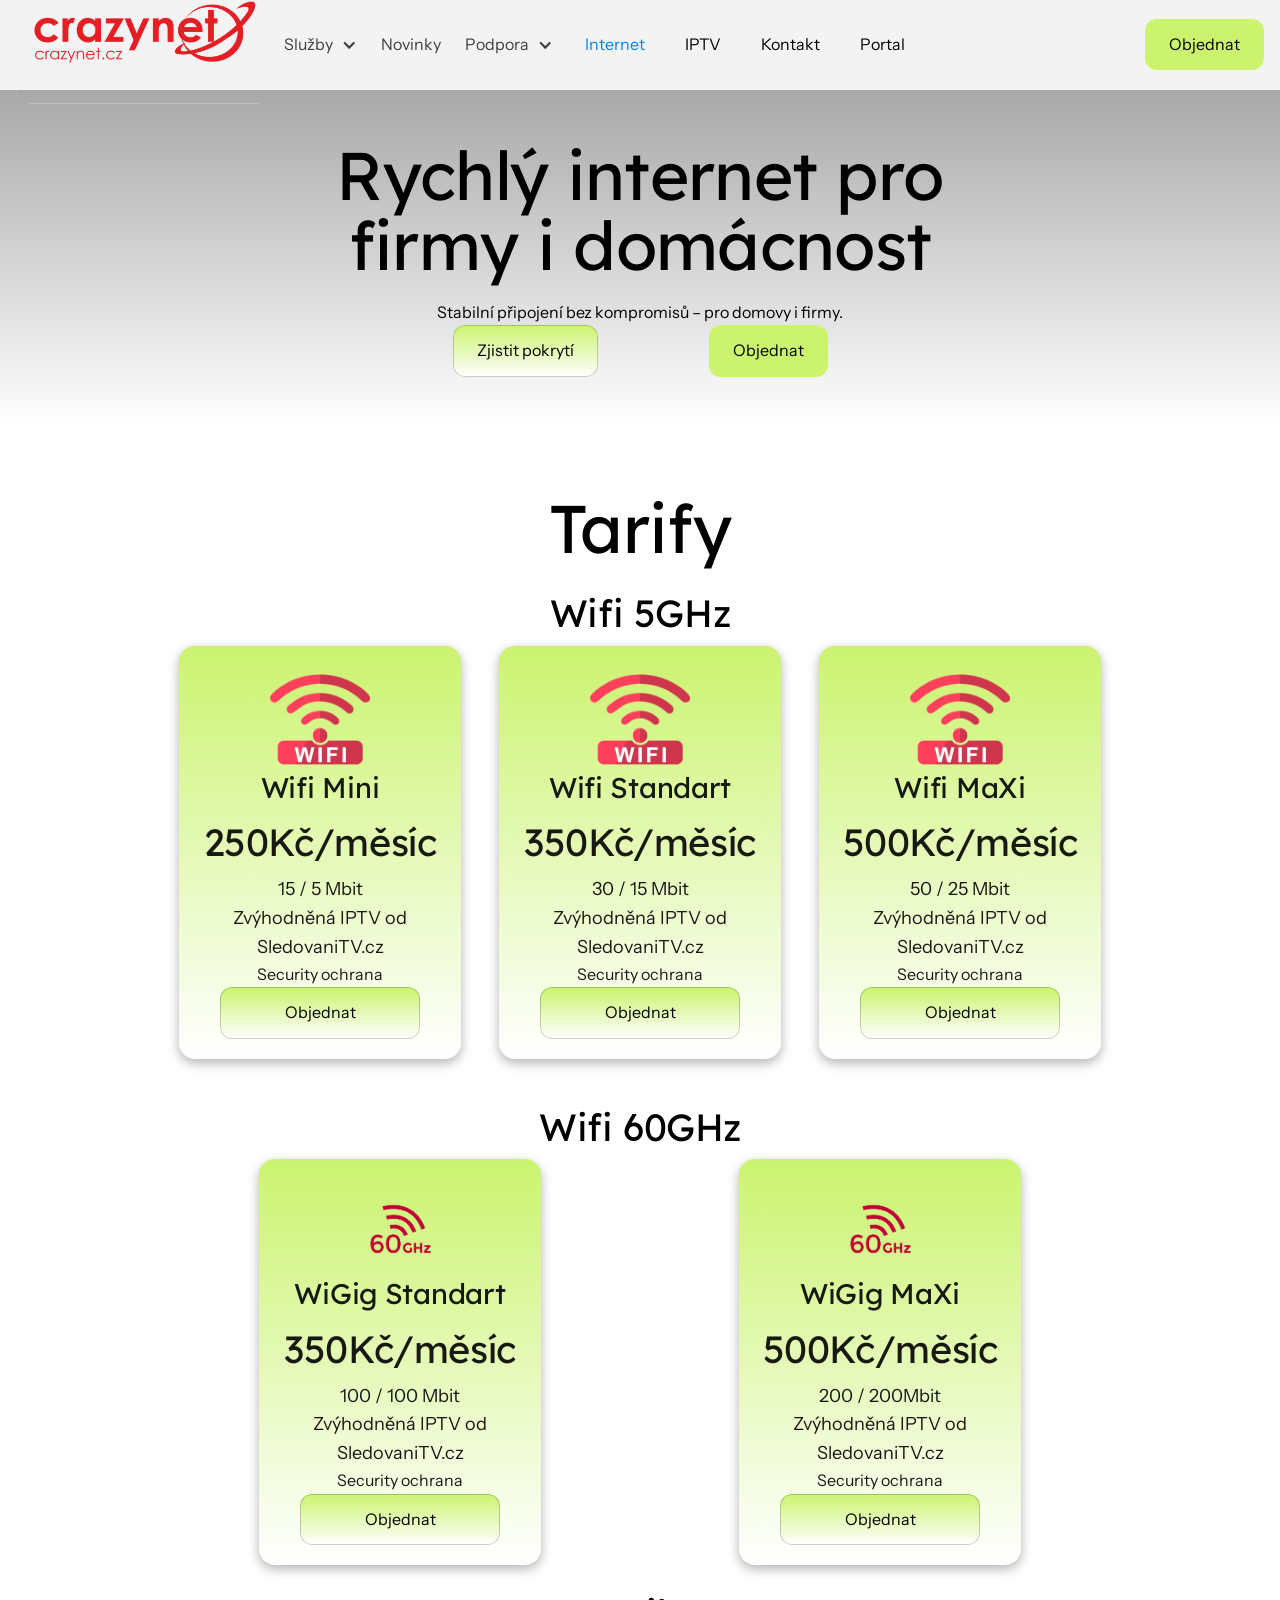
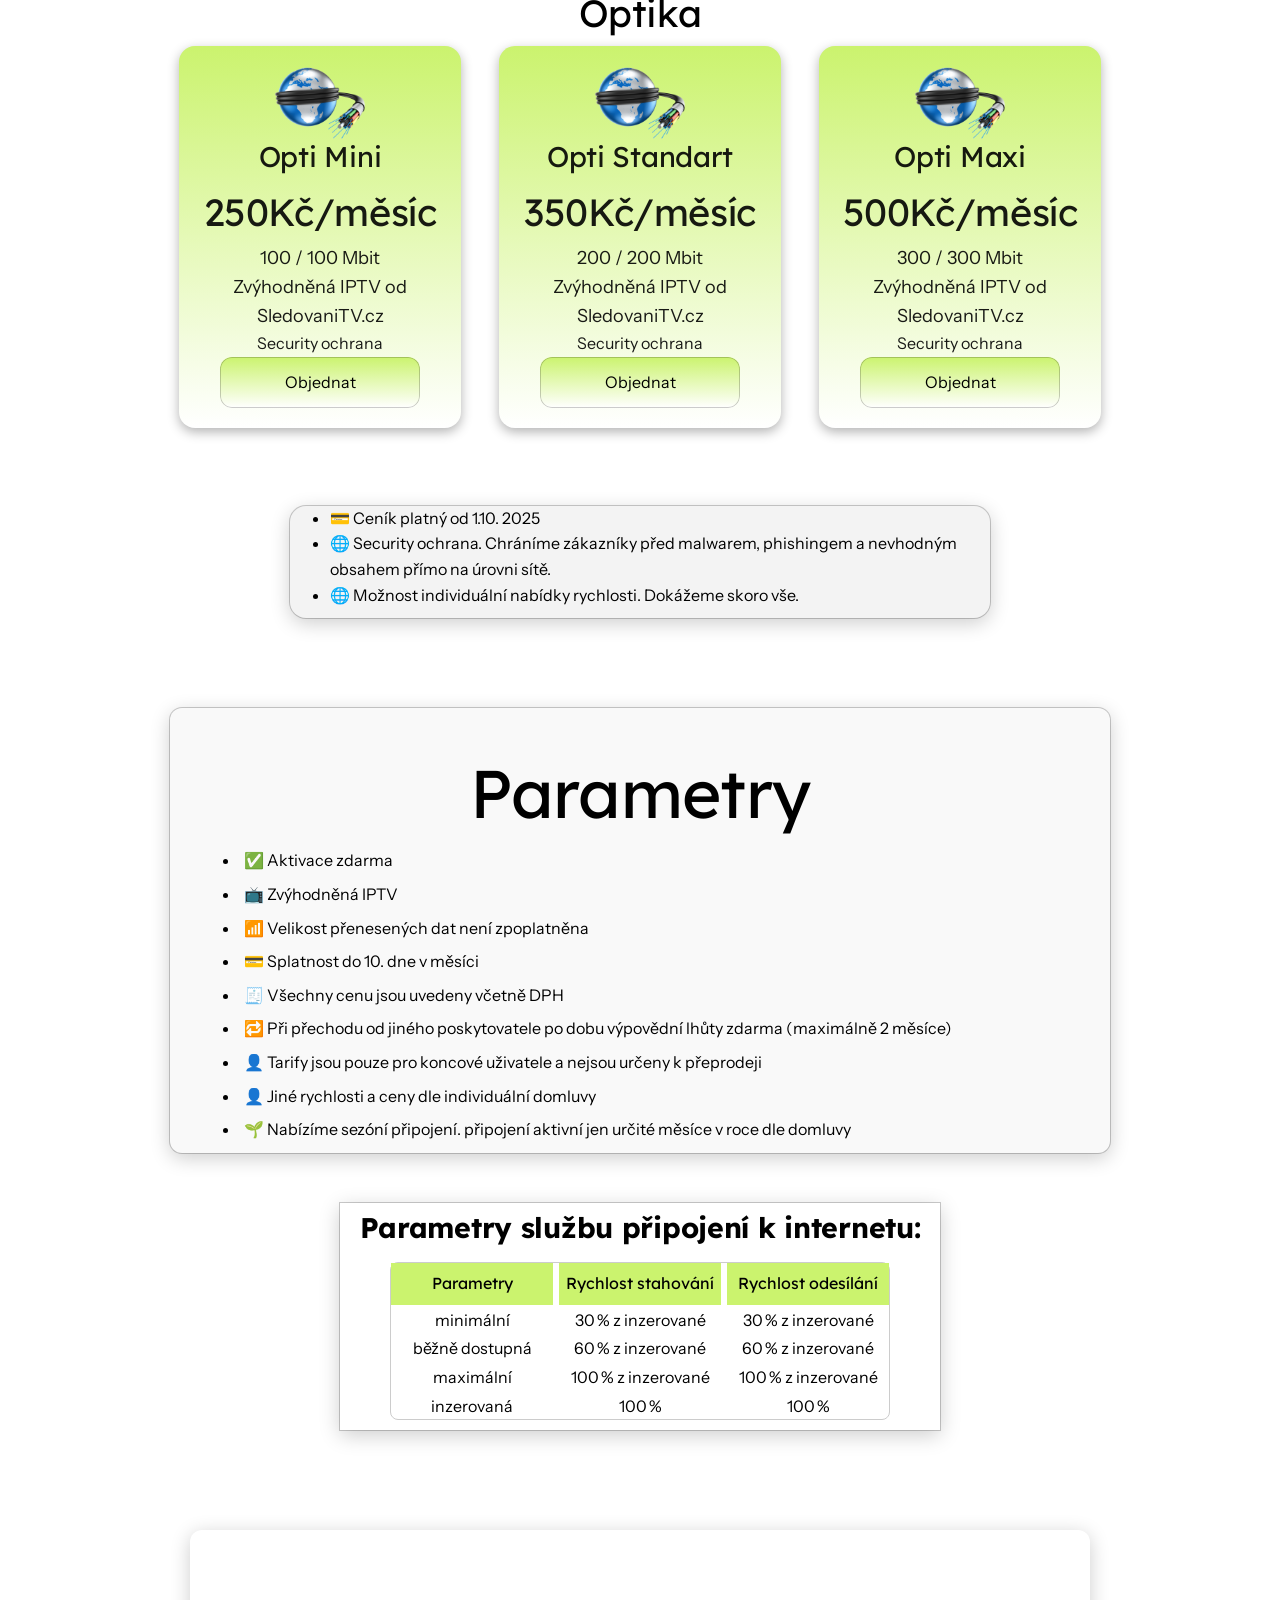
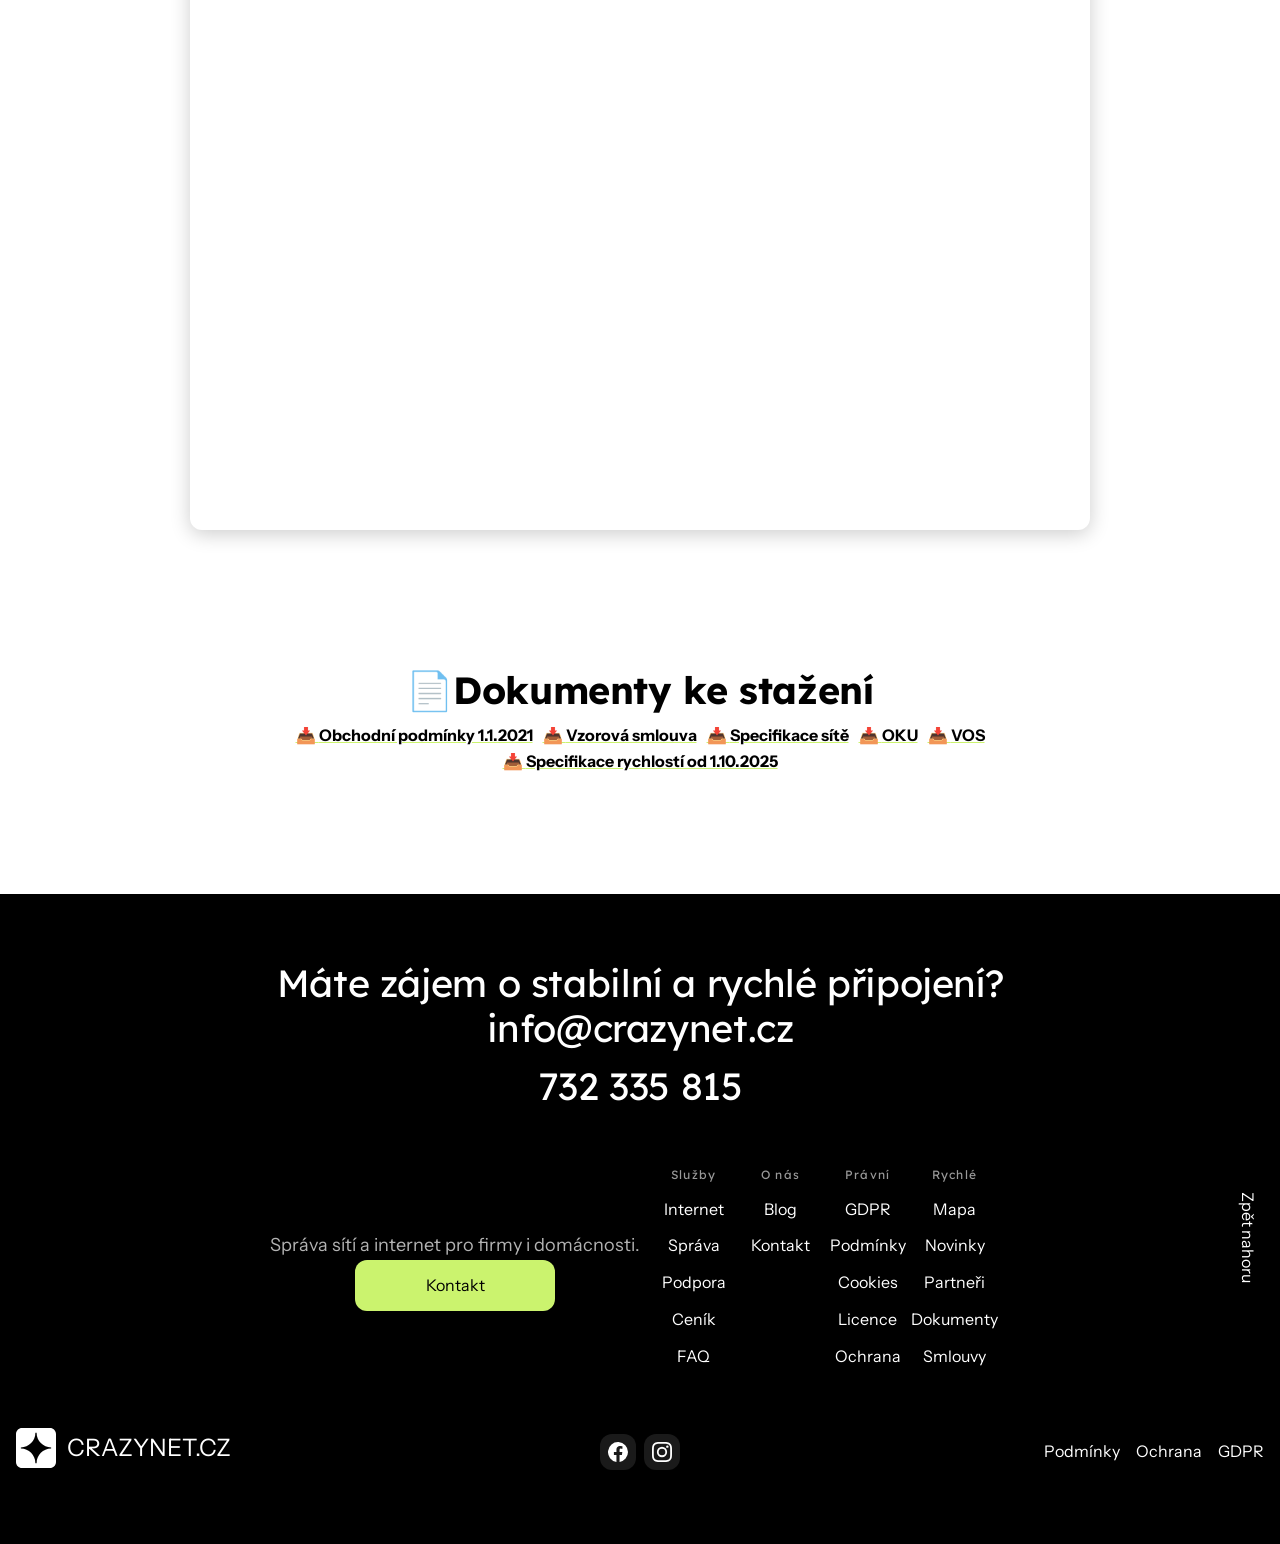
<file: public/www.crazynet.cz/internet.html>
<!DOCTYPE html><!-- This site was created in Webflow. https://webflow.com --><!-- Last Published: Tue Sep 23 2025 22:33:20 GMT+0000 (Coordinated Universal Time) -->
<html data-wf-domain="www.crazynet.cz" data-wf-page="686d7d751a0fd481593cf25f" data-wf-site="6840685fae01aca99431ffbe" lang="en">
  <head>
    <meta charset="utf-8" />
    <link href="https://cdn.prod.website-files.com" rel="preconnect" crossorigin="anonymous" />
    <title>Internet</title>
    <meta content="Rychlý internet pro firmy i domácnosti." name="description" />
    <meta content="Internet" property="og:title" />
    <meta content="Rychlý internet pro firmy i domácnosti." property="og:description" />
    <meta content="Internet" property="twitter:title" />
    <meta content="Rychlý internet pro firmy i domácnosti." property="twitter:description" />
    <meta property="og:type" content="website" />
    <meta content="summary_large_image" name="twitter:card" />
    <meta content="width=device-width, initial-scale=1" name="viewport" />
    <meta content="Webflow" name="generator" />
    <link href="../cdn.prod.website-files.com/6840685fae01aca99431ffbe/css/crazynet-cz.webflow.shared.953d0e938.css" rel="stylesheet" type="text/css" />
    <link href="https://fonts.googleapis.com" rel="preconnect" />
    <link href="https://fonts.gstatic.com" rel="preconnect" crossorigin="anonymous" />
    <script src="../ajax.googleapis.com/ajax/libs/webfont/1.6.26/webfont.js" type="text/javascript"></script>
    <script type="text/javascript">
      WebFont.load({
        google: {
          families: ["Instrument Sans:regular", "Lexend:regular"]
        }
      });
    </script>
    <script type="text/javascript">
      ! function(o, c) {
        var n = c.documentElement,
          t = " w-mod-";
        n.className += t + "js", ("ontouchstart" in o || o.DocumentTouch && c instanceof DocumentTouch) && (n.className += t + "touch")
      }(window, document);
    </script>
    <link href="../cdn.prod.website-files.com/img/favicon.ico" rel="shortcut icon" type="image/x-icon" />
    <link href="../cdn.prod.website-files.com/img/webclip.png" rel="apple-touch-icon" />
    <script async="" src="https://www.googletagmanager.com/gtag/js?id=G-C2LSMSJXKG"></script>
    <script type="text/javascript">
      window.dataLayer = window.dataLayer || [];

      function gtag() {
        dataLayer.push(arguments);
      }
      gtag('set', 'developer_id.dZGVlNj', true);
      gtag('js', new Date());
      gtag('config', 'G-C2LSMSJXKG');
    </script>
  </head>
  <body class="body">
    <div class="nav secondary-nav">
      <div data-duration="400" data-animation="default" data-easing2="ease" data-easing="ease" data-collapse="medium" role="banner" class="nav-container w-nav"><a href="index.html" class="nav-logo w-inline-block"><img src="../cdn.prod.website-files.com/6840685fae01aca99431ffbe/68b4122af5d19c252d7386cf_Crazy.png" loading="lazy" width="256" sizes="(max-width: 479px) 100vw, 256px" alt="" srcset="../cdn.prod.website-files.com/6840685fae01aca99431ffbe/68b4122af5d19c252d7386cf_Crazy-p-500.png 500w, ../cdn.prod.website-files.com/6840685fae01aca99431ffbe/68b4122af5d19c252d7386cf_Crazy-p-800.png 800w, ../cdn.prod.website-files.com/6840685fae01aca99431ffbe/68b4122af5d19c252d7386cf_Crazy-p-1080.png 1080w, ../cdn.prod.website-files.com/6840685fae01aca99431ffbe/68b4122af5d19c252d7386cf_Crazy-p-1600.png 1600w, ../cdn.prod.website-files.com/6840685fae01aca99431ffbe/68b4122af5d19c252d7386cf_Crazy-p-2000.png 2000w, ../cdn.prod.website-files.com/6840685fae01aca99431ffbe/68b4122af5d19c252d7386cf_Crazy-p-2600.png 2600w, ../cdn.prod.website-files.com/6840685fae01aca99431ffbe/68b4122af5d19c252d7386cf_Crazy-p-3200.png 3200w, ../cdn.prod.website-files.com/6840685fae01aca99431ffbe/68b4122af5d19c252d7386cf_Crazy.png 3512w" /></a>
        <div class="nav-left">
          <nav role="navigation" class="nav-menu w-nav-menu">
            <ul role="list" class="nav-menu-list w-list-unstyled">
              <li class="nav-menu-list-item">
                <div data-delay="0" data-hover="false" class="nav-menu-dropdown w-dropdown">
                  <div class="nav-link w-dropdown-toggle">
                    <div>Slu<!-- -->ž<!-- -->by</div>
                    <div class="nav-caret w-icon-dropdown-toggle"></div>
                  </div>
                  <nav class="nav-mega-menu-dropdown-list w-dropdown-list">
                    <div class="mega-nav-dropdown-list-wrapper">
                      <ul role="list" class="grid-layout desktop-3-column tablet-1-column grid-gap-sm utility-margin-bottom-0 w-list-unstyled">
                        <li id="w-node-_454d89d0-877e-ab01-352f-70c94d562d6a-4d562d54" class="w-node-_6865959f-e792-aa17-a30d-7e0b20ca2644-20ca262e">
                          <div class="w-layout-grid grid-layout desktop-3-column tablet-1-column grid-gap-sm">
                            <div>
                              <div class="eyebrow">Internet</div>
                              <ul role="list" class="nav-mega-menu-list w-list-unstyled">
                                <li class="utility-margin-bottom-0"><a href="internet.html#" class="mega-nav-link-item w-inline-block">
                                    <div class="icon-medium"><svg xmlns="http://www.w3.org/2000/svg" width="100%" height="100%" viewBox="0 0 32 32" fill="currentColor">
                                        <path d="m25.7 9.3l-7-7A.9.9 0 0 0 18 2H8a2.006 2.006 0 0 0-2 2v24a2.006 2.006 0 0 0 2 2h16a2.006 2.006 0 0 0 2-2V10a.9.9 0 0 0-.3-.7M18 4.4l5.6 5.6H18ZM24 28H8V4h8v6a2.006 2.006 0 0 0 2 2h6Z" stroke-linejoin="round"></path>
                                      </svg></div>
                                    <div id="w-node-_454d89d0-877e-ab01-352f-70c94d562d75-4d562d54" class="w-node-_6865959f-e792-aa17-a30d-7e0b20ca264f-20ca262e">
                                      <div><strong>Dom<!-- -->á<!-- -->cnosti</strong></div>
                                      <div class="paragraph-sm utility-text-secondary">Rychl<!-- -->é<!-- --> a stabiln<!-- -->í<!-- --> p<!-- -->ř<!-- -->ipojen<!-- -->í<!-- --> pro dom<!-- -->á<!-- -->cnosti.</div>
                                    </div>
                                  </a></li>
                                <li class="utility-margin-bottom-0"><a href="internet.html#" class="mega-nav-link-item w-inline-block">
                                    <div class="icon-medium"><svg xmlns="http://www.w3.org/2000/svg" width="100%" height="100%" viewBox="0 0 32 32" fill="currentColor">
                                        <path d="m25.7 9.3l-7-7A.9.9 0 0 0 18 2H8a2.006 2.006 0 0 0-2 2v24a2.006 2.006 0 0 0 2 2h16a2.006 2.006 0 0 0 2-2V10a.9.9 0 0 0-.3-.7M18 4.4l5.6 5.6H18ZM24 28H8V4h8v6a2.006 2.006 0 0 0 2 2h6Z" stroke-linejoin="round"></path>
                                      </svg></div>
                                    <div id="w-node-_454d89d0-877e-ab01-352f-70c94d562d80-4d562d54" class="w-node-_6865959f-e792-aa17-a30d-7e0b20ca2666-20ca262e">
                                      <div><strong>Firmy</strong></div>
                                      <div class="paragraph-sm utility-text-secondary">Firemn<!-- -->í<!-- --> internet a spr<!-- -->á<!-- -->va s<!-- -->í<!-- -->t<!-- -->í<!-- -->.</div>
                                    </div>
                                  </a></li>
                                <li class="utility-margin-bottom-0"><a href="internet.html#" class="mega-nav-link-item w-inline-block">
                                    <div class="icon-medium"><svg xmlns="http://www.w3.org/2000/svg" width="100%" height="100%" viewBox="0 0 32 32" fill="currentColor">
                                        <path d="m25.7 9.3l-7-7A.9.9 0 0 0 18 2H8a2.006 2.006 0 0 0-2 2v24a2.006 2.006 0 0 0 2 2h16a2.006 2.006 0 0 0 2-2V10a.9.9 0 0 0-.3-.7M18 4.4l5.6 5.6H18ZM24 28H8V4h8v6a2.006 2.006 0 0 0 2 2h6Z" stroke-linejoin="round"></path>
                                      </svg></div>
                                    <div id="w-node-_454d89d0-877e-ab01-352f-70c94d562d8b-4d562d54" class="w-node-_6865959f-e792-aa17-a30d-7e0b20ca2679-20ca262e">
                                      <div><strong>Obce</strong></div>
                                      <div class="paragraph-sm utility-text-secondary">Ř<!-- -->e<!-- -->š<!-- -->en<!-- -->í<!-- --> pro obce a instituce.</div>
                                    </div>
                                  </a></li>
                              </ul>
                            </div>
                            <div>
                              <div class="eyebrow">Spr<!-- -->á<!-- -->va s<!-- -->í<!-- -->t<!-- -->í</div>
                              <ul role="list" class="nav-mega-menu-list w-list-unstyled">
                                <li class="utility-margin-bottom-0"><a href="internet.html#" class="mega-nav-link-item w-inline-block">
                                    <div class="icon-medium"><svg xmlns="http://www.w3.org/2000/svg" width="100%" height="100%" viewBox="0 0 32 32" fill="currentColor">
                                        <path d="m25.7 9.3l-7-7A.9.9 0 0 0 18 2H8a2.006 2.006 0 0 0-2 2v24a2.006 2.006 0 0 0 2 2h16a2.006 2.006 0 0 0 2-2V10a.9.9 0 0 0-.3-.7M18 4.4l5.6 5.6H18ZM24 28H8V4h8v6a2.006 2.006 0 0 0 2 2h6Z" stroke-linejoin="round"></path>
                                      </svg></div>
                                    <div id="w-node-_454d89d0-877e-ab01-352f-70c94d562d9a-4d562d54" class="w-node-_6865959f-e792-aa17-a30d-7e0b20ca2692-20ca262e">
                                      <div><strong>Monitoring</strong></div>
                                      <div class="paragraph-sm utility-text-secondary">Nep<!-- -->ř<!-- -->etr<!-- -->ž<!-- -->it<!-- -->ý<!-- --> dohled nad s<!-- -->í<!-- -->t<!-- -->ě<!-- -->mi.</div>
                                    </div>
                                  </a></li>
                                <li class="utility-margin-bottom-0"><a href="internet.html#" class="mega-nav-link-item w-inline-block">
                                    <div class="icon-medium"><svg xmlns="http://www.w3.org/2000/svg" width="100%" height="100%" viewBox="0 0 32 32" fill="currentColor">
                                        <path d="m25.7 9.3l-7-7A.9.9 0 0 0 18 2H8a2.006 2.006 0 0 0-2 2v24a2.006 2.006 0 0 0 2 2h16a2.006 2.006 0 0 0 2-2V10a.9.9 0 0 0-.3-.7M18 4.4l5.6 5.6H18ZM24 28H8V4h8v6a2.006 2.006 0 0 0 2 2h6Z" stroke-linejoin="round"></path>
                                      </svg></div>
                                    <div id="w-node-_454d89d0-877e-ab01-352f-70c94d562da5-4d562d54" class="w-node-_6865959f-e792-aa17-a30d-7e0b20ca26a7-20ca262e">
                                      <div><strong>Konzultace</strong></div>
                                      <div class="paragraph-sm utility-text-secondary">Poradenstv<!-- -->í<!-- --> v oblasti s<!-- -->í<!-- -->t<!-- -->í<!-- -->.</div>
                                    </div>
                                  </a></li>
                                <li class="utility-margin-bottom-0"><a href="internet.html#" class="mega-nav-link-item w-inline-block">
                                    <div class="icon-medium"><svg xmlns="http://www.w3.org/2000/svg" width="100%" height="100%" viewBox="0 0 32 32" fill="currentColor">
                                        <path d="m25.7 9.3l-7-7A.9.9 0 0 0 18 2H8a2.006 2.006 0 0 0-2 2v24a2.006 2.006 0 0 0 2 2h16a2.006 2.006 0 0 0 2-2V10a.9.9 0 0 0-.3-.7M18 4.4l5.6 5.6H18ZM24 28H8V4h8v6a2.006 2.006 0 0 0 2 2h6Z" stroke-linejoin="round"></path>
                                      </svg></div>
                                    <div id="w-node-_454d89d0-877e-ab01-352f-70c94d562db0-4d562d54" class="w-node-_6865959f-e792-aa17-a30d-7e0b20ca26b8-20ca262e">
                                      <div><strong>Servis</strong></div>
                                      <div class="paragraph-sm utility-text-secondary">Rychl<!-- -->ý<!-- --> servis a podpora.</div>
                                    </div>
                                  </a></li>
                              </ul>
                            </div>
                            <div>
                              <div class="eyebrow">Dal<!-- -->š<!-- -->í<!-- --> slu<!-- -->ž<!-- -->by</div>
                              <ul role="list" class="nav-mega-menu-list w-list-unstyled">
                                <li class="utility-margin-bottom-0"><a href="internet.html#" class="mega-nav-link-item w-inline-block">
                                    <div class="icon-medium"><svg xmlns="http://www.w3.org/2000/svg" width="100%" height="100%" viewBox="0 0 32 32" fill="currentColor">
                                        <path d="m25.7 9.3l-7-7A.9.9 0 0 0 18 2H8a2.006 2.006 0 0 0-2 2v24a2.006 2.006 0 0 0 2 2h16a2.006 2.006 0 0 0 2-2V10a.9.9 0 0 0-.3-.7M18 4.4l5.6 5.6H18ZM24 28H8V4h8v6a2.006 2.006 0 0 0 2 2h6Z" stroke-linejoin="round"></path>
                                      </svg></div>
                                    <div id="w-node-_454d89d0-877e-ab01-352f-70c94d562dbf-4d562d54" class="w-node-_6865959f-e792-aa17-a30d-7e0b20ca26ce-20ca262e">
                                      <div><strong>Hosting</strong></div>
                                      <div class="paragraph-sm utility-text-secondary">Webhosting a e-mailov<!-- -->é<!-- --> slu<!-- -->ž<!-- -->by.</div>
                                    </div>
                                  </a></li>
                                <li class="utility-margin-bottom-0"><a href="internet.html#" class="mega-nav-link-item w-inline-block">
                                    <div class="icon-medium"><svg xmlns="http://www.w3.org/2000/svg" width="100%" height="100%" viewBox="0 0 32 32" fill="currentColor">
                                        <path d="m25.7 9.3l-7-7A.9.9 0 0 0 18 2H8a2.006 2.006 0 0 0-2 2v24a2.006 2.006 0 0 0 2 2h16a2.006 2.006 0 0 0 2-2V10a.9.9 0 0 0-.3-.7M18 4.4l5.6 5.6H18ZM24 28H8V4h8v6a2.006 2.006 0 0 0 2 2h6Z" stroke-linejoin="round"></path>
                                      </svg></div>
                                    <div id="w-node-_454d89d0-877e-ab01-352f-70c94d562dca-4d562d54" class="w-node-_6865959f-e792-aa17-a30d-7e0b20ca26dd-20ca262e">
                                      <div><strong>Kamerov<!-- -->é<!-- --> syst<!-- -->é<!-- -->my</strong></div>
                                      <div class="paragraph-sm utility-text-secondary">Instalace a spr<!-- -->á<!-- -->va kamer.</div>
                                    </div>
                                  </a></li>
                                <li class="utility-margin-bottom-0"><a href="internet.html#" class="mega-nav-link-item w-inline-block">
                                    <div class="icon-medium"><svg xmlns="http://www.w3.org/2000/svg" width="100%" height="100%" viewBox="0 0 32 32" fill="currentColor">
                                        <path d="m25.7 9.3l-7-7A.9.9 0 0 0 18 2H8a2.006 2.006 0 0 0-2 2v24a2.006 2.006 0 0 0 2 2h16a2.006 2.006 0 0 0 2-2V10a.9.9 0 0 0-.3-.7M18 4.4l5.6 5.6H18ZM24 28H8V4h8v6a2.006 2.006 0 0 0 2 2h6Z" stroke-linejoin="round"></path>
                                      </svg></div>
                                    <div id="w-node-_454d89d0-877e-ab01-352f-70c94d562dd5-4d562d54" class="w-node-_6865959f-e792-aa17-a30d-7e0b20ca26ee-20ca262e">
                                      <div><strong>IT podpora</strong></div>
                                      <div class="paragraph-sm utility-text-secondary">Kompletn<!-- -->í<!-- --> IT podpora pro firmy.</div>
                                    </div>
                                  </a></li>
                              </ul>
                            </div>
                          </div>
                        </li>
                        <li id="w-node-_454d89d0-877e-ab01-352f-70c94d562ddb-4d562d54" class="flex-horizontal w-node-_6865959f-e792-aa17-a30d-7e0b20ca26f6-20ca262e"><a href="internet.html" aria-current="page" class="card-link inverse-card-link flex-child-expand w-inline-block w--current">
                            <div class="card-body">
                              <div class="h3-heading">Modern<!-- -->í<!-- --> internet pro ka<!-- -->ž<!-- -->d<!-- -->é<!-- -->ho</div>
                              <p class="paragraph-sm utility-text-inverse-secondary">Stabiln<!-- -->í<!-- --> p<!-- -->ř<!-- -->ipojen<!-- -->í<!-- -->, spr<!-- -->á<!-- -->va s<!-- -->í<!-- -->t<!-- -->í<!-- --> a odborn<!-- -->á<!-- --> podpora.</p>
                              <div class="utility-margin-top-auto">
                                <div class="button-group">
                                  <div class="text-button secondary-text-button">
                                    <div>Kontakt</div>
                                    <div class="button-icon"><svg xmlns="http://www.w3.org/2000/svg" width="100%" height="100%" viewBox="0 0 16 16" fill="none">
                                        <path d="M2 8H14.5M14.5 8L8.5 2M14.5 8L8.5 14" stroke="currentColor" stroke-width="2" stroke-linejoin="round"></path>
                                      </svg></div>
                                  </div>
                                </div>
                              </div>
                            </div>
                          </a></li>
                      </ul>
                    </div>
                  </nav>
                </div>
              </li>
              <li class="nav-menu-list-item"><a href="index.html#Novinky" class="nav-link w-inline-block">
                  <div>Novinky</div>
                </a></li>
              <li class="nav-menu-list-item">
                <div data-delay="0" data-hover="false" class="nav-menu-dropdown w-dropdown">
                  <div class="nav-link w-dropdown-toggle">
                    <div>Podpora</div>
                    <div class="nav-caret w-icon-dropdown-toggle"></div>
                  </div>
                  <div class="nav-menu-dropdown-list w-dropdown-list">
                    <div class="nav-menu-dropdown-list-wrapper">
                      <ul role="list" class="flex-vertical utility-margin-bottom-0 w-list-unstyled">
                        <li class="utility-margin-bottom-0"><a href="index.html#Napoveda" class="nav-dropdown-link w-inline-block">
                            <div class="button-label">N<!-- -->á<!-- -->pov<!-- -->ě<!-- -->da</div>
                          </a></li>
                        <li class="utility-margin-bottom-0"><a href="kontakt.html" class="nav-dropdown-link w-inline-block">
                            <div class="button-label">Servis</div>
                          </a></li>
                      </ul>
                    </div>
                  </div>
                </div>
              </li>
            </ul><a href="internet.html" aria-current="page" class="nav secondary-nav w-nav-link w--current">Internet</a><a href="iptv.html" class="nav secondary-nav w-nav-link">IPTV</a><a href="kontakt.html" class="nav secondary-nav w-nav-link">Kontakt</a><a href="https://portal.crazynet.cz" target="_blank" class="nav secondary-nav w-nav-link">Portal</a>
          </nav>
        </div>
        <div class="nav-right">
          <div class="button-group utility-margin-top-0"><a href="kontakt.html" class="button w-inline-block">
              <div class="button-label">Objednat</div>
            </a></div>
        </div>
        <div data-w-id="6865959f-e792-aa17-a30d-7e0b20ca273d" class="nav-mobile-menu-button w-nav-button">
          <div class="menu-button w-nav-button">
            <div class="w-icon-nav-menu"></div>
          </div>
        </div>
      </div>
    </div>
    <section class="section-2 sg-section-heading-wrapper">
      <div class="w-layout-blockcontainer container-2 w-container">
        <h1 class="h1-heading">Rychlý internet pro firmy i domácnost</h1>
        <p class="rich-text">Stabilní připojení bez kompromisů – pro domovy i firmy.</p>
        <div class="div-block-10"><a href="internet.html#" class="button secondary-button w-button">Zjistit pokrytí</a><a href="kontakt.html" class="button w-button">Objednat</a></div>
      </div>
    </section>
    <section class="section-3">
      <div class="w-layout-blockcontainer w-container">
        <h1 class="h1-heading">Tarify</h1>
      </div>
      <div class="w-layout-blockcontainer container-3 w-container">
        <h1 class="h2-heading">Wifi 5GHz</h1>
        <div class="div-block-12">
          <div class="checkbox-label container-2"><img src="../cdn.prod.website-files.com/6840685fae01aca99431ffbe/68b433e12199006db8beb3a2_wifi.png" loading="lazy" width="Auto" sizes="(max-width: 767px) 100vw, (max-width: 942px) 95vw, 895px" alt="" srcset="../cdn.prod.website-files.com/6840685fae01aca99431ffbe/68b433e12199006db8beb3a2_wifi-p-500.png 500w, ../cdn.prod.website-files.com/6840685fae01aca99431ffbe/68b433e12199006db8beb3a2_wifi-p-800.png 800w, ../cdn.prod.website-files.com/6840685fae01aca99431ffbe/68b433e12199006db8beb3a2_wifi.png 895w" class="image-2" />
            <h1 class="h3-heading">Wifi Mini</h1>
            <h1 class="h2-heading">250Kč/měsíc</h1>
            <p class="paragraph-lg">15 / 5 Mbit</p>
            <p class="paragraph-lg">Zvýhodněná IPTV od SledovaniTV.cz</p>
            <p>Security ochrana</p><a href="kontakt.html" class="button secondary-button w-button">Objednat</a>
          </div>
          <div class="checkbox-label container-2"><img src="../cdn.prod.website-files.com/6840685fae01aca99431ffbe/68b433e12199006db8beb3a2_wifi.png" loading="lazy" width="Auto" sizes="(max-width: 767px) 100vw, (max-width: 942px) 95vw, 895px" alt="" srcset="../cdn.prod.website-files.com/6840685fae01aca99431ffbe/68b433e12199006db8beb3a2_wifi-p-500.png 500w, ../cdn.prod.website-files.com/6840685fae01aca99431ffbe/68b433e12199006db8beb3a2_wifi-p-800.png 800w, ../cdn.prod.website-files.com/6840685fae01aca99431ffbe/68b433e12199006db8beb3a2_wifi.png 895w" class="image-2" />
            <h1 class="h3-heading">Wifi Standart</h1>
            <h1 class="h2-heading">350Kč/měsíc</h1>
            <p class="paragraph-lg">30 / 15 Mbit</p>
            <p class="paragraph-lg">Zvýhodněná IPTV od SledovaniTV.cz</p>
            <p>Security ochrana</p><a href="kontakt.html" class="button secondary-button w-button">Objednat</a>
          </div>
          <div class="checkbox-label container-2"><img src="../cdn.prod.website-files.com/6840685fae01aca99431ffbe/68b433e12199006db8beb3a2_wifi.png" loading="lazy" width="Auto" sizes="(max-width: 767px) 100vw, (max-width: 942px) 95vw, 895px" alt="" srcset="../cdn.prod.website-files.com/6840685fae01aca99431ffbe/68b433e12199006db8beb3a2_wifi-p-500.png 500w, ../cdn.prod.website-files.com/6840685fae01aca99431ffbe/68b433e12199006db8beb3a2_wifi-p-800.png 800w, ../cdn.prod.website-files.com/6840685fae01aca99431ffbe/68b433e12199006db8beb3a2_wifi.png 895w" class="image-2" />
            <h1 class="h3-heading">Wifi MaXi</h1>
            <h1 class="h2-heading">500Kč/měsíc</h1>
            <p class="paragraph-lg">50 / 25 Mbit</p>
            <p class="paragraph-lg">Zvýhodněná IPTV od SledovaniTV.cz</p>
            <p>Security ochrana</p><a href="kontakt.html" class="button secondary-button w-button">Objednat</a>
          </div>
        </div>
      </div>
      <div class="w-layout-blockcontainer container-4 w-container">
        <h1 class="h2-heading">Wifi 60GHz</h1>
        <div class="div-block-14">
          <div class="checkbox-label container-2"><img src="../cdn.prod.website-files.com/6840685fae01aca99431ffbe/68d314d065caa43bcad63dbe_Accton-red-icon-60-GHz.png" loading="lazy" width="Auto" alt="" class="image-2" />
            <h3 class="h3-heading">WiGig Standart</h3>
            <h2 class="h2-heading">350Kč/měsíc</h2>
            <p class="paragraph-lg">100 / 100 Mbit</p>
            <p class="paragraph-lg">Zvýhodněná IPTV od SledovaniTV.cz</p>
            <p>Security ochrana</p><a href="kontakt.html" class="button secondary-button w-button">Objednat</a>
          </div>
          <div class="checkbox-label container-2"><img src="../cdn.prod.website-files.com/6840685fae01aca99431ffbe/68d314d065caa43bcad63dbe_Accton-red-icon-60-GHz.png" loading="lazy" width="Auto" alt="" class="image-2" />
            <h3 class="h3-heading">WiGig MaXi</h3>
            <h2 class="h2-heading">500Kč/měsíc</h2>
            <p class="paragraph-lg">200 / 200Mbit</p>
            <p class="paragraph-lg">Zvýhodněná IPTV od SledovaniTV.cz</p>
            <p>Security ochrana</p><a href="kontakt.html" class="button secondary-button w-button">Objednat</a>
          </div>
        </div>
      </div>
      <div class="w-layout-blockcontainer container-5 w-container">
        <h1 class="h2-heading">Optika</h1>
        <div class="div-block-15">
          <div class="checkbox-label container-2"><img src="../cdn.prod.website-files.com/6840685fae01aca99431ffbe/68d3182a73330e1b5cc08bab_test.png" loading="lazy" width="Auto" sizes="(max-width: 572px) 100vw, 572px" alt="" srcset="../cdn.prod.website-files.com/6840685fae01aca99431ffbe/68d3182a73330e1b5cc08bab_test-p-500.png 500w, ../cdn.prod.website-files.com/6840685fae01aca99431ffbe/68d3182a73330e1b5cc08bab_test.png 572w" class="image-2" />
            <h3 class="h3-heading">Opti Mini</h3>
            <h2 class="h2-heading">250Kč/měsíc</h2>
            <p class="paragraph-lg">100 / 100 Mbit</p>
            <p class="paragraph-lg">Zvýhodněná IPTV od SledovaniTV.cz</p>
            <p>Security ochrana</p><a href="kontakt.html" class="button secondary-button w-button">Objednat</a>
          </div>
          <div class="checkbox-label container-2"><img src="../cdn.prod.website-files.com/6840685fae01aca99431ffbe/68d3182a73330e1b5cc08bab_test.png" loading="lazy" width="Auto" sizes="(max-width: 572px) 100vw, 572px" alt="" srcset="../cdn.prod.website-files.com/6840685fae01aca99431ffbe/68d3182a73330e1b5cc08bab_test-p-500.png 500w, ../cdn.prod.website-files.com/6840685fae01aca99431ffbe/68d3182a73330e1b5cc08bab_test.png 572w" class="image-2" />
            <h3 class="h3-heading">Opti Standart</h3>
            <h2 class="h2-heading">350Kč/měsíc</h2>
            <p class="paragraph-lg">200 / 200 Mbit</p>
            <p class="paragraph-lg">Zvýhodněná IPTV od SledovaniTV.cz</p>
            <p>Security ochrana</p><a href="kontakt.html" class="button secondary-button w-button">Objednat</a>
          </div>
          <div class="checkbox-label container-2"><img src="../cdn.prod.website-files.com/6840685fae01aca99431ffbe/68d3182a73330e1b5cc08bab_test.png" loading="lazy" width="Auto" sizes="(max-width: 572px) 100vw, 572px" alt="" srcset="../cdn.prod.website-files.com/6840685fae01aca99431ffbe/68d3182a73330e1b5cc08bab_test-p-500.png 500w, ../cdn.prod.website-files.com/6840685fae01aca99431ffbe/68d3182a73330e1b5cc08bab_test.png 572w" class="image-2" />
            <h3 class="h3-heading">Opti Maxi</h3>
            <h2 class="h2-heading">500Kč/měsíc</h2>
            <p class="paragraph-lg">300 / 300 Mbit</p>
            <p class="paragraph-lg">Zvýhodněná IPTV od SledovaniTV.cz</p>
            <p>Security ochrana</p><a href="kontakt.html" class="button secondary-button w-button">Objednat</a>
          </div>
        </div>
      </div>
      <div class="w-layout-blockcontainer w-container">
        <div class="card secondary-card">
          <div class="utility-padding-all-2rem">
            <ul role="list">
              <li class="list-item">💳 Ceník platný od 1.10. 2025</li>
              <li class="list-item">🌐 Security ochrana. Chráníme zákazníky před malwarem, phishingem a nevhodným obsahem přímo na úrovni sítě.</li>
              <li class="list-item">🌐 Možnost individuální nabídky rychlosti. Dokážeme skoro vše.</li>
            </ul>
          </div>
        </div>
      </div>
    </section>
    <section class="section-4">
      <div class="w-layout-blockcontainer container-6 w-container">
        <h1 class="h1-heading">Parametry</h1>
        <ul role="list" class="list rich-text">
          <li>✅ Aktivace zdarma</li>
          <li>📺 Zvýhodněná IPTV</li>
          <li>📶 Velikost přenesených dat není zpoplatněna</li>
          <li>💳 Splatnost do 10. dne v měsíci</li>
          <li>🧾 Všechny cenu jsou uvedeny včetně DPH</li>
          <li>🔁 Při přechodu od jiného poskytovatele po dobu výpovědní lhůty zdarma (maximálně 2 měsíce)</li>
          <li>👤 Tarify jsou pouze pro koncové uživatele a nejsou určeny k přeprodeji</li>
          <li>👤 Jiné rychlosti a ceny dle individuální domluvy</li>
          <li>🌱 Nabízíme sezóní připojení. připojení aktivní jen určité měsíce v roce dle domluvy</li>
        </ul>
      </div>
      <div class="w-layout-blockcontainer container-7 w-container">
        <h1 class="h3-heading"><strong>Parametry službu připojení k internetu:</strong></h1>
        <div class="w-layout-grid _wf-grid">
          <p class="text-block-3">Parametry</p>
          <div class="text-block-3">Rychlost stahování</div>
          <div class="text-block">Rychlost odesílání</div>
          <div>minimální</div>
          <div>30 % z inzerované</div>
          <div>30 % z inzerované</div>
          <div>běžně dostupná</div>
          <div>60 % z inzerované</div>
          <div>60 % z inzerované</div>
          <div>maximální</div>
          <div>100 % z inzerované</div>
          <div>100 % z inzerované</div>
          <div>inzerovaná</div>
          <div>100 %</div>
          <div>100 %</div>
        </div>
      </div>
    </section>
    <section class="section-5">
      <div class="w-layout-blockcontainer container-8 w-container">
        <div class="div-block-3">
          <div class="code-embed-2 w-embed w-iframe"><iframe src="https://www.google.com/maps/d/embed?mid=1wX5KwB5wlGnXSCL4EaLtPEYYNcEY6wxV&hl=cs&ehbc=2E312F" style="width:100%; height:100%; border:0;" allowfullscreen="" loading="lazy">
            </iframe></div>
        </div>
      </div>
    </section>
    <section class="section-6">
      <div class="w-layout-blockcontainer container-9 w-container">
        <h1 class="h2-heading">📄 <strong>Dokumenty ke stažení</strong></h1><a href="../cdn.prod.website-files.com/6840685fae01aca99431ffbe/687155dde49ad32c8df024fb_vop1.1.2021.pdf" class="link-block w-inline-block">
          <div>📥 <strong class="bold-text">Obchodní podmínky 1.1.2021</strong></div>
        </a><a href="../cdn.prod.website-files.com/6840685fae01aca99431ffbe/687155dc39d25e89f3c19dda_vzorova-smlouva.pdf" class="link-block-2 w-inline-block">
          <div>📥 <strong class="bold-text">Vzorová smlouva</strong></div>
        </a><a href="../cdn.prod.website-files.com/6840685fae01aca99431ffbe/687155dd536dec536fb8852a_specifikace-site.pdf" class="link-block-3 w-inline-block">
          <div>📥 <strong class="bold-text">Specifikace sítě</strong></div>
        </a><a href="../cdn.prod.website-files.com/6840685fae01aca99431ffbe/687155dc3f7c16f763e2a6e6_OKU&#32;kod.pdf" class="link-block-4 w-inline-block">
          <div>📥 <strong class="bold-text">OKU</strong></div>
        </a><a href="../cdn.prod.website-files.com/6840685fae01aca99431ffbe/687155dde180344e9f4247c1_vos.pdf" class="link-block-5 w-inline-block">
          <div>📥 <strong class="bold-text">VOS</strong></div>
        </a><a href="../cdn.prod.website-files.com/6840685fae01aca99431ffbe/687155dc4769db2c17a0fa91_Specifikace&#32;rychlostí&#32;2025.pdf" class="link-block-6 w-inline-block">
          <div>📥 <strong class="bold-text">Specifikace rychlostí od 1.10.2025</strong></div>
        </a>
      </div>
    </section>
    <footer class="footer utility-position-relative inverse-footer">
      <div class="container">
        <div class="flex-horizontal flex-vertical flex-gap-md">
          <div>
            <h2 class="h2-heading utility-margin-bottom-0">M<!-- -->á<!-- -->te z<!-- -->á<!-- -->jem o stabiln<!-- -->í<!-- --> a rychl<!-- -->é<!-- --> p<!-- -->ř<!-- -->ipojen<!-- -->í<!-- -->?<br /></h2><a href="mailto:jaroslav.ulma@crazynet.cz?subject=Web%20P%C5%99ipojen%C3%AD" class="footer-link footer-link-on-inverse w-inline-block">
              <div class="h2-heading">info@crazynet.cz<br /></div>
            </a>
            <h1 class="h2-heading">732 335 815</h1>
          </div>
          <div class="w-layout-grid grid-layout tablet-1-column grid-gap-sm _wf-grid">
            <div id="w-node-_2188988b-c49f-a02c-a77f-8d3cf701a23e-f701a235" class="w-node-bf778cbf-6216-d63a-7737-41adb70a9e38-b70a9e21">
              <div class="subheading">Spr<!-- -->á<!-- -->va s<!-- -->í<!-- -->t<!-- -->í<!-- --> a internet pro firmy i dom<!-- -->á<!-- -->cnosti.</div><a href="kontakt.html" class="button primary-button-on-inverse w-button">Kontakt</a>
            </div>
            <div id="w-node-_2188988b-c49f-a02c-a77f-8d3cf701a243-f701a235" class="w-layout-grid grid-layout mobile-portrait-1-column grid-gap-sm _wf-grid w-node-bf778cbf-6216-d63a-7737-41adb70a9e45-b70a9e21">
              <ul role="list" class="utility-margin-bottom-0 w-list-unstyled">
                <li>
                  <h2 class="h6-heading utility-text-secondary">Slu<!-- -->ž<!-- -->by</h2>
                </li>
                <li><a href="internet.html" aria-current="page" class="footer-link footer-link-on-inverse w-inline-block w--current">
                    <div>Internet</div>
                  </a></li>
                <li><a href="internet.html#" class="footer-link footer-link-on-inverse w-inline-block">
                    <div>Spr<!-- -->á<!-- -->va</div>
                  </a></li>
                <li><a href="kontakt.html" class="footer-link footer-link-on-inverse w-inline-block">
                    <div>Podpora</div>
                  </a></li>
                <li><a href="internet.html#tarify" class="footer-link footer-link-on-inverse w-inline-block">
                    <div>Cen<!-- -->í<!-- -->k</div>
                  </a></li>
                <li><a href="internet.html#" class="footer-link footer-link-on-inverse w-inline-block">
                    <div>FAQ</div>
                  </a></li>
              </ul>
              <ul role="list" id="w-node-bf778cbf-6216-d63a-7737-41adb70a9e64-b70a9e21" class="utility-margin-bottom-0 w-list-unstyled">
                <li>
                  <h2 class="h6-heading utility-text-secondary">O n<!-- -->á<!-- -->s</h2>
                </li>
                <li><a href="internet.html#" class="footer-link footer-link-on-inverse w-inline-block">
                    <div>Blog</div>
                  </a></li>
                <li><a href="kontakt.html" class="footer-link footer-link-on-inverse w-inline-block">
                    <div>Kontakt</div>
                  </a></li>
              </ul>
              <ul role="list" class="utility-margin-bottom-0 w-list-unstyled">
                <li>
                  <h2 class="h6-heading utility-text-secondary">Pr<!-- -->á<!-- -->vn<!-- -->í</h2>
                </li>
                <li><a href="internet.html#" class="footer-link footer-link-on-inverse w-inline-block">
                    <div>GDPR</div>
                  </a></li>
                <li><a href="internet.html#" class="footer-link footer-link-on-inverse w-inline-block">
                    <div>Podm<!-- -->í<!-- -->nky</div>
                  </a></li>
                <li><a href="internet.html#" class="footer-link footer-link-on-inverse w-inline-block">
                    <div>Cookies</div>
                  </a></li>
                <li><a href="internet.html#" class="footer-link footer-link-on-inverse w-inline-block">
                    <div>Licence</div>
                  </a></li>
                <li><a href="internet.html#" class="footer-link footer-link-on-inverse w-inline-block">
                    <div>Ochrana</div>
                  </a></li>
              </ul>
              <ul role="list" class="utility-margin-bottom-0 w-list-unstyled">
                <li>
                  <h2 class="h6-heading utility-text-secondary">Rychl<!-- -->é</h2>
                </li>
                <li><a href="internet.html#" class="footer-link footer-link-on-inverse w-inline-block">
                    <div>Mapa</div>
                  </a></li>
                <li><a href="internet.html#" class="footer-link footer-link-on-inverse w-inline-block">
                    <div>Novinky</div>
                  </a></li>
                <li><a href="internet.html#" class="footer-link footer-link-on-inverse w-inline-block">
                    <div>Partne<!-- -->ř<!-- -->i</div>
                  </a></li>
                <li><a href="internet.html#" class="footer-link footer-link-on-inverse w-inline-block">
                    <div>Dokumenty</div>
                  </a></li>
                <li><a href="internet.html#" class="footer-link footer-link-on-inverse w-inline-block">
                    <div>Smlouvy</div>
                  </a></li>
              </ul>
            </div>
          </div>
          <div class="footer-grid-3-column"><a id="w-node-_4bdea307-9f75-18ca-516d-0d7f98d227fe-f701a235" href="internet.html#" class="logo w-node-bf778cbf-6216-d63a-7737-41adb70a9ebb-b70a9e21 w-inline-block">
              <div class="nav-logo-icon"><svg width="100%" height="100%" viewBox="0 0 33 33" preserveAspectRatio="xMidYMid meet">
                  <path d="M28,0H5C2.24,0,0,2.24,0,5v23c0,2.76,2.24,5,5,5h23c2.76,0,5-2.24,5-5V5c0-2.76-2.24-5-5-5ZM29,17c-6.63,0-12,5.37-12,12h-1c0-6.63-5.37-12-12-12v-1c6.63,0,12-5.37,12-12h1c0,6.63,5.37,12,12,12v1Z" fill="currentColor"></path>
                </svg></div>
              <div class="paragraph-xl utility-margin-bottom-0 utility-text-all-caps">CrazyNet.cz</div>
            </a>
            <ul id="w-node-_4bdea307-9f75-18ca-516d-0d7f98d22804-f701a235" aria-label="Social media links" role="list" class="footer-icons-group w-node-bf778cbf-6216-d63a-7737-41adb70a9ec1-b70a9e21 w-list-unstyled">
              <li class="utility-margin-bottom-0"><a href="https://www.facebook.com/crazynetcz" class="footer-link footer-link-on-inverse w-inline-block">
                  <div class="icon-small on-accent-icon icon-container"><svg width="100%" height="100%" viewBox="0 0 16 16">
                      <path d="M16,8.048a8,8,0,1,0-9.25,7.9V10.36H4.719V8.048H6.75V6.285A2.822,2.822,0,0,1,9.771,3.173a12.2,12.2,0,0,1,1.791.156V5.3H10.554a1.155,1.155,0,0,0-1.3,1.25v1.5h2.219l-.355,2.312H9.25v5.591A8,8,0,0,0,16,8.048Z" fill="currentColor"></path>
                    </svg></div>
                  <div class="utility-screen-reader-visible-only">Facebook</div>
                </a></li>
              <li class="utility-margin-bottom-0"><a href="https://www.instagram.com/crazynet.cz" class="footer-link footer-link-on-inverse w-inline-block">
                  <div class="icon-small on-accent-icon icon-container"><svg width="100%" height="100%" viewBox="0 0 16 16">
                      <path d="M8,1.441c2.136,0,2.389.009,3.233.047a4.419,4.419,0,0,1,1.485.276,2.472,2.472,0,0,1,.92.6,2.472,2.472,0,0,1,.6.92,4.419,4.419,0,0,1,.276,1.485c.038.844.047,1.1.047,3.233s-.009,2.389-.047,3.233a4.419,4.419,0,0,1-.276,1.485,2.644,2.644,0,0,1-1.518,1.518,4.419,4.419,0,0,1-1.485.276c-.844.038-1.1.047-3.233.047s-2.389-.009-3.233-.047a4.419,4.419,0,0,1-1.485-.276,2.472,2.472,0,0,1-.92-.6,2.472,2.472,0,0,1-.6-.92,4.419,4.419,0,0,1-.276-1.485c-.038-.844-.047-1.1-.047-3.233s.009-2.389.047-3.233a4.419,4.419,0,0,1,.276-1.485,2.472,2.472,0,0,1,.6-.92,2.472,2.472,0,0,1,.92-.6,4.419,4.419,0,0,1,1.485-.276c.844-.038,1.1-.047,3.233-.047M8,0C5.827,0,5.555.009,4.7.048A5.868,5.868,0,0,0,2.76.42a3.908,3.908,0,0,0-1.417.923A3.908,3.908,0,0,0,.42,2.76,5.868,5.868,0,0,0,.048,4.7C.009,5.555,0,5.827,0,8s.009,2.445.048,3.3A5.868,5.868,0,0,0,.42,13.24a3.908,3.908,0,0,0,.923,1.417,3.908,3.908,0,0,0,1.417.923,5.868,5.868,0,0,0,1.942.372C5.555,15.991,5.827,16,8,16s2.445-.009,3.3-.048a5.868,5.868,0,0,0,1.942-.372,4.094,4.094,0,0,0,2.34-2.34,5.868,5.868,0,0,0,.372-1.942c.039-.853.048-1.125.048-3.3s-.009-2.445-.048-3.3A5.868,5.868,0,0,0,15.58,2.76a3.908,3.908,0,0,0-.923-1.417A3.908,3.908,0,0,0,13.24.42,5.868,5.868,0,0,0,11.3.048C10.445.009,10.173,0,8,0Z" fill="currentColor"></path>
                      <path d="M8,3.892A4.108,4.108,0,1,0,12.108,8,4.108,4.108,0,0,0,8,3.892Zm0,6.775A2.667,2.667,0,1,1,10.667,8,2.667,2.667,0,0,1,8,10.667Z" fill="currentColor"></path>
                      <circle cx="12.27" cy="3.73" r="0.96" fill="currentColor"></circle>
                    </svg></div>
                  <div class="utility-screen-reader-visible-only">Instagram<br /></div>
                </a></li>
            </ul>
            <ul id="w-node-_2a9a2ad9-1b35-135a-ae1f-e771aaadc512-f701a235" role="list" class="flex-horizontal y-center x-center flex-gap-xs wrap utility-margin-bottom-0 utility-padding-all-0 w-node-bf778cbf-6216-d63a-7737-41adb70a9ee8-b70a9e21 w-list-unstyled">
              <li class="utility-margin-bottom-0"><a href="internet.html#" class="footer-link footer-link-on-inverse w-inline-block">
                  <div>Podm<!-- -->í<!-- -->nky</div>
                </a></li>
              <li class="utility-margin-bottom-0"><a href="internet.html#" class="footer-link footer-link-on-inverse w-inline-block">
                  <div>Ochrana</div>
                </a></li>
              <li class="utility-margin-bottom-0"><a href="internet.html#" class="footer-link footer-link-on-inverse w-inline-block">
                  <div>GDPR</div>
                </a></li>
            </ul>
          </div>
        </div>
      </div>
      <div class="footer-14-back-to-top"><a href="internet.html#" class="footer-link footer-link-on-inverse w-inline-block">
          <div>Zp<!-- -->ě<!-- -->t nahoru</div>
        </a></div>
    </footer>
    <script src="../d3e54v103j8qbb.cloudfront.net/js/jquery-3.5.1.min.dc5e7f18c8.js%3Fsite=6840685fae01aca99431ffbe" type="text/javascript" integrity="sha256-9/aliU8dGd2tb6OSsuzixeV4y/faTqgFtohetphbbj0=" crossorigin="anonymous"></script>
    <script src="../cdn.prod.website-files.com/6840685fae01aca99431ffbe/js/webflow.schunk.74f756804daaabee.js" type="text/javascript"></script>
    <script src="../cdn.prod.website-files.com/6840685fae01aca99431ffbe/js/webflow.schunk.744656d32fb09340.js" type="text/javascript"></script>
    <script src="../cdn.prod.website-files.com/6840685fae01aca99431ffbe/js/webflow.0db13a5d.cfeee4054f71dc0d.js" type="text/javascript"></script><!-- Footer Code (Project Settings) -->
    <script async defer src="https://plugin.sledovanitv.cz/plugin.js?id=m-plugin&partner=crazynet&lang=cz"></script>
  </body>
</html>
</file>
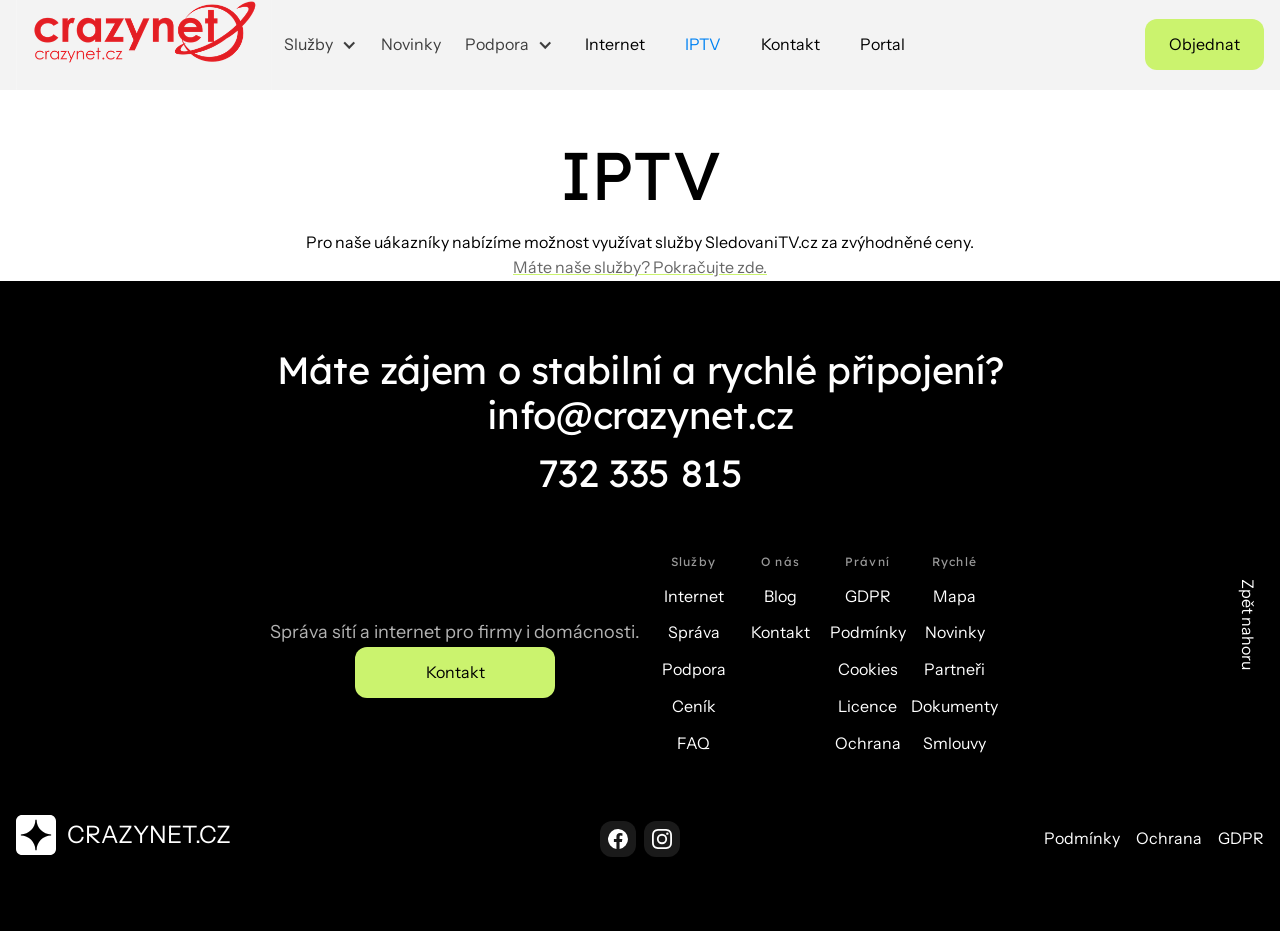
<file: public/www.crazynet.cz/iptv.html>
<!DOCTYPE html><!-- This site was created in Webflow. https://webflow.com --><!-- Last Published: Tue Sep 23 2025 22:33:20 GMT+0000 (Coordinated Universal Time) -->
<html data-wf-domain="www.crazynet.cz" data-wf-page="68716e6b29a1cd4c5b543546" data-wf-site="6840685fae01aca99431ffbe" lang="en">
  <head>
    <meta charset="utf-8" />
    <link href="https://cdn.prod.website-files.com" rel="preconnect" crossorigin="anonymous" />
    <title>IPTV</title>
    <meta content="Internetová televize" name="description" />
    <meta content="IPTV" property="og:title" />
    <meta content="Internetová televize" property="og:description" />
    <meta content="IPTV" property="twitter:title" />
    <meta content="Internetová televize" property="twitter:description" />
    <meta property="og:type" content="website" />
    <meta content="summary_large_image" name="twitter:card" />
    <meta content="width=device-width, initial-scale=1" name="viewport" />
    <meta content="Webflow" name="generator" />
    <link href="../cdn.prod.website-files.com/6840685fae01aca99431ffbe/css/crazynet-cz.webflow.shared.953d0e938.css" rel="stylesheet" type="text/css" />
    <link href="https://fonts.googleapis.com" rel="preconnect" />
    <link href="https://fonts.gstatic.com" rel="preconnect" crossorigin="anonymous" />
    <script src="../ajax.googleapis.com/ajax/libs/webfont/1.6.26/webfont.js" type="text/javascript"></script>
    <script type="text/javascript">
      WebFont.load({
        google: {
          families: ["Instrument Sans:regular", "Lexend:regular"]
        }
      });
    </script>
    <script type="text/javascript">
      ! function(o, c) {
        var n = c.documentElement,
          t = " w-mod-";
        n.className += t + "js", ("ontouchstart" in o || o.DocumentTouch && c instanceof DocumentTouch) && (n.className += t + "touch")
      }(window, document);
    </script>
    <link href="../cdn.prod.website-files.com/img/favicon.ico" rel="shortcut icon" type="image/x-icon" />
    <link href="../cdn.prod.website-files.com/img/webclip.png" rel="apple-touch-icon" />
    <script async="" src="https://www.googletagmanager.com/gtag/js?id=G-C2LSMSJXKG"></script>
    <script type="text/javascript">
      window.dataLayer = window.dataLayer || [];

      function gtag() {
        dataLayer.push(arguments);
      }
      gtag('set', 'developer_id.dZGVlNj', true);
      gtag('js', new Date());
      gtag('config', 'G-C2LSMSJXKG');
    </script>
  </head>
  <body>
    <div class="nav secondary-nav">
      <div data-duration="400" data-animation="default" data-easing2="ease" data-easing="ease" data-collapse="medium" role="banner" class="nav-container w-nav"><a href="index.html" class="nav-logo w-inline-block"><img src="../cdn.prod.website-files.com/6840685fae01aca99431ffbe/68b4122af5d19c252d7386cf_Crazy.png" loading="lazy" width="256" sizes="(max-width: 479px) 100vw, 256px" alt="" srcset="../cdn.prod.website-files.com/6840685fae01aca99431ffbe/68b4122af5d19c252d7386cf_Crazy-p-500.png 500w, ../cdn.prod.website-files.com/6840685fae01aca99431ffbe/68b4122af5d19c252d7386cf_Crazy-p-800.png 800w, ../cdn.prod.website-files.com/6840685fae01aca99431ffbe/68b4122af5d19c252d7386cf_Crazy-p-1080.png 1080w, ../cdn.prod.website-files.com/6840685fae01aca99431ffbe/68b4122af5d19c252d7386cf_Crazy-p-1600.png 1600w, ../cdn.prod.website-files.com/6840685fae01aca99431ffbe/68b4122af5d19c252d7386cf_Crazy-p-2000.png 2000w, ../cdn.prod.website-files.com/6840685fae01aca99431ffbe/68b4122af5d19c252d7386cf_Crazy-p-2600.png 2600w, ../cdn.prod.website-files.com/6840685fae01aca99431ffbe/68b4122af5d19c252d7386cf_Crazy-p-3200.png 3200w, ../cdn.prod.website-files.com/6840685fae01aca99431ffbe/68b4122af5d19c252d7386cf_Crazy.png 3512w" /></a>
        <div class="nav-left">
          <nav role="navigation" class="nav-menu w-nav-menu">
            <ul role="list" class="nav-menu-list w-list-unstyled">
              <li class="nav-menu-list-item">
                <div data-delay="0" data-hover="false" class="nav-menu-dropdown w-dropdown">
                  <div class="nav-link w-dropdown-toggle">
                    <div>Služby</div>
                    <div class="nav-caret w-icon-dropdown-toggle"></div>
                  </div>
                  <nav class="nav-mega-menu-dropdown-list w-dropdown-list">
                    <div class="mega-nav-dropdown-list-wrapper">
                      <ul role="list" class="grid-layout desktop-3-column tablet-1-column grid-gap-sm utility-margin-bottom-0 w-list-unstyled">
                        <li id="w-node-_454d89d0-877e-ab01-352f-70c94d562d6a-4d562d54" class="w-node-_6865959f-e792-aa17-a30d-7e0b20ca2644-20ca262e">
                          <div class="w-layout-grid grid-layout desktop-3-column tablet-1-column grid-gap-sm">
                            <div>
                              <div class="eyebrow">Internet</div>
                              <ul role="list" class="nav-mega-menu-list w-list-unstyled">
                                <li class="utility-margin-bottom-0"><a href="iptv.html#" class="mega-nav-link-item w-inline-block">
                                    <div class="icon-medium"><svg xmlns="http://www.w3.org/2000/svg" width="100%" height="100%" viewBox="0 0 32 32" fill="currentColor">
                                        <path d="m25.7 9.3l-7-7A.9.9 0 0 0 18 2H8a2.006 2.006 0 0 0-2 2v24a2.006 2.006 0 0 0 2 2h16a2.006 2.006 0 0 0 2-2V10a.9.9 0 0 0-.3-.7M18 4.4l5.6 5.6H18ZM24 28H8V4h8v6a2.006 2.006 0 0 0 2 2h6Z" stroke-linejoin="round"></path>
                                      </svg></div>
                                    <div id="w-node-_454d89d0-877e-ab01-352f-70c94d562d75-4d562d54" class="w-node-_6865959f-e792-aa17-a30d-7e0b20ca264f-20ca262e">
                                      <div><strong>Domácnosti</strong></div>
                                      <div class="paragraph-sm utility-text-secondary">Rychlé a stabilní připojení pro domácnosti.</div>
                                    </div>
                                  </a></li>
                                <li class="utility-margin-bottom-0"><a href="iptv.html#" class="mega-nav-link-item w-inline-block">
                                    <div class="icon-medium"><svg xmlns="http://www.w3.org/2000/svg" width="100%" height="100%" viewBox="0 0 32 32" fill="currentColor">
                                        <path d="m25.7 9.3l-7-7A.9.9 0 0 0 18 2H8a2.006 2.006 0 0 0-2 2v24a2.006 2.006 0 0 0 2 2h16a2.006 2.006 0 0 0 2-2V10a.9.9 0 0 0-.3-.7M18 4.4l5.6 5.6H18ZM24 28H8V4h8v6a2.006 2.006 0 0 0 2 2h6Z" stroke-linejoin="round"></path>
                                      </svg></div>
                                    <div id="w-node-_454d89d0-877e-ab01-352f-70c94d562d80-4d562d54" class="w-node-_6865959f-e792-aa17-a30d-7e0b20ca2666-20ca262e">
                                      <div><strong>Firmy</strong></div>
                                      <div class="paragraph-sm utility-text-secondary">Firemní internet a správa sítí.</div>
                                    </div>
                                  </a></li>
                                <li class="utility-margin-bottom-0"><a href="iptv.html#" class="mega-nav-link-item w-inline-block">
                                    <div class="icon-medium"><svg xmlns="http://www.w3.org/2000/svg" width="100%" height="100%" viewBox="0 0 32 32" fill="currentColor">
                                        <path d="m25.7 9.3l-7-7A.9.9 0 0 0 18 2H8a2.006 2.006 0 0 0-2 2v24a2.006 2.006 0 0 0 2 2h16a2.006 2.006 0 0 0 2-2V10a.9.9 0 0 0-.3-.7M18 4.4l5.6 5.6H18ZM24 28H8V4h8v6a2.006 2.006 0 0 0 2 2h6Z" stroke-linejoin="round"></path>
                                      </svg></div>
                                    <div id="w-node-_454d89d0-877e-ab01-352f-70c94d562d8b-4d562d54" class="w-node-_6865959f-e792-aa17-a30d-7e0b20ca2679-20ca262e">
                                      <div><strong>Obce</strong></div>
                                      <div class="paragraph-sm utility-text-secondary">Řešení pro obce a instituce.</div>
                                    </div>
                                  </a></li>
                              </ul>
                            </div>
                            <div>
                              <div class="eyebrow">Správa sítí</div>
                              <ul role="list" class="nav-mega-menu-list w-list-unstyled">
                                <li class="utility-margin-bottom-0"><a href="iptv.html#" class="mega-nav-link-item w-inline-block">
                                    <div class="icon-medium"><svg xmlns="http://www.w3.org/2000/svg" width="100%" height="100%" viewBox="0 0 32 32" fill="currentColor">
                                        <path d="m25.7 9.3l-7-7A.9.9 0 0 0 18 2H8a2.006 2.006 0 0 0-2 2v24a2.006 2.006 0 0 0 2 2h16a2.006 2.006 0 0 0 2-2V10a.9.9 0 0 0-.3-.7M18 4.4l5.6 5.6H18ZM24 28H8V4h8v6a2.006 2.006 0 0 0 2 2h6Z" stroke-linejoin="round"></path>
                                      </svg></div>
                                    <div id="w-node-_454d89d0-877e-ab01-352f-70c94d562d9a-4d562d54" class="w-node-_6865959f-e792-aa17-a30d-7e0b20ca2692-20ca262e">
                                      <div><strong>Monitoring</strong></div>
                                      <div class="paragraph-sm utility-text-secondary">Nepřetržitý dohled nad sítěmi.</div>
                                    </div>
                                  </a></li>
                                <li class="utility-margin-bottom-0"><a href="iptv.html#" class="mega-nav-link-item w-inline-block">
                                    <div class="icon-medium"><svg xmlns="http://www.w3.org/2000/svg" width="100%" height="100%" viewBox="0 0 32 32" fill="currentColor">
                                        <path d="m25.7 9.3l-7-7A.9.9 0 0 0 18 2H8a2.006 2.006 0 0 0-2 2v24a2.006 2.006 0 0 0 2 2h16a2.006 2.006 0 0 0 2-2V10a.9.9 0 0 0-.3-.7M18 4.4l5.6 5.6H18ZM24 28H8V4h8v6a2.006 2.006 0 0 0 2 2h6Z" stroke-linejoin="round"></path>
                                      </svg></div>
                                    <div id="w-node-_454d89d0-877e-ab01-352f-70c94d562da5-4d562d54" class="w-node-_6865959f-e792-aa17-a30d-7e0b20ca26a7-20ca262e">
                                      <div><strong>Konzultace</strong></div>
                                      <div class="paragraph-sm utility-text-secondary">Poradenství v oblasti sítí.</div>
                                    </div>
                                  </a></li>
                                <li class="utility-margin-bottom-0"><a href="iptv.html#" class="mega-nav-link-item w-inline-block">
                                    <div class="icon-medium"><svg xmlns="http://www.w3.org/2000/svg" width="100%" height="100%" viewBox="0 0 32 32" fill="currentColor">
                                        <path d="m25.7 9.3l-7-7A.9.9 0 0 0 18 2H8a2.006 2.006 0 0 0-2 2v24a2.006 2.006 0 0 0 2 2h16a2.006 2.006 0 0 0 2-2V10a.9.9 0 0 0-.3-.7M18 4.4l5.6 5.6H18ZM24 28H8V4h8v6a2.006 2.006 0 0 0 2 2h6Z" stroke-linejoin="round"></path>
                                      </svg></div>
                                    <div id="w-node-_454d89d0-877e-ab01-352f-70c94d562db0-4d562d54" class="w-node-_6865959f-e792-aa17-a30d-7e0b20ca26b8-20ca262e">
                                      <div><strong>Servis</strong></div>
                                      <div class="paragraph-sm utility-text-secondary">Rychlý servis a podpora.</div>
                                    </div>
                                  </a></li>
                              </ul>
                            </div>
                            <div>
                              <div class="eyebrow">Další služby</div>
                              <ul role="list" class="nav-mega-menu-list w-list-unstyled">
                                <li class="utility-margin-bottom-0"><a href="iptv.html#" class="mega-nav-link-item w-inline-block">
                                    <div class="icon-medium"><svg xmlns="http://www.w3.org/2000/svg" width="100%" height="100%" viewBox="0 0 32 32" fill="currentColor">
                                        <path d="m25.7 9.3l-7-7A.9.9 0 0 0 18 2H8a2.006 2.006 0 0 0-2 2v24a2.006 2.006 0 0 0 2 2h16a2.006 2.006 0 0 0 2-2V10a.9.9 0 0 0-.3-.7M18 4.4l5.6 5.6H18ZM24 28H8V4h8v6a2.006 2.006 0 0 0 2 2h6Z" stroke-linejoin="round"></path>
                                      </svg></div>
                                    <div id="w-node-_454d89d0-877e-ab01-352f-70c94d562dbf-4d562d54" class="w-node-_6865959f-e792-aa17-a30d-7e0b20ca26ce-20ca262e">
                                      <div><strong>Hosting</strong></div>
                                      <div class="paragraph-sm utility-text-secondary">Webhosting a e-mailové služby.</div>
                                    </div>
                                  </a></li>
                                <li class="utility-margin-bottom-0"><a href="iptv.html#" class="mega-nav-link-item w-inline-block">
                                    <div class="icon-medium"><svg xmlns="http://www.w3.org/2000/svg" width="100%" height="100%" viewBox="0 0 32 32" fill="currentColor">
                                        <path d="m25.7 9.3l-7-7A.9.9 0 0 0 18 2H8a2.006 2.006 0 0 0-2 2v24a2.006 2.006 0 0 0 2 2h16a2.006 2.006 0 0 0 2-2V10a.9.9 0 0 0-.3-.7M18 4.4l5.6 5.6H18ZM24 28H8V4h8v6a2.006 2.006 0 0 0 2 2h6Z" stroke-linejoin="round"></path>
                                      </svg></div>
                                    <div id="w-node-_454d89d0-877e-ab01-352f-70c94d562dca-4d562d54" class="w-node-_6865959f-e792-aa17-a30d-7e0b20ca26dd-20ca262e">
                                      <div><strong>Kamerové systémy</strong></div>
                                      <div class="paragraph-sm utility-text-secondary">Instalace a správa kamer.</div>
                                    </div>
                                  </a></li>
                                <li class="utility-margin-bottom-0"><a href="iptv.html#" class="mega-nav-link-item w-inline-block">
                                    <div class="icon-medium"><svg xmlns="http://www.w3.org/2000/svg" width="100%" height="100%" viewBox="0 0 32 32" fill="currentColor">
                                        <path d="m25.7 9.3l-7-7A.9.9 0 0 0 18 2H8a2.006 2.006 0 0 0-2 2v24a2.006 2.006 0 0 0 2 2h16a2.006 2.006 0 0 0 2-2V10a.9.9 0 0 0-.3-.7M18 4.4l5.6 5.6H18ZM24 28H8V4h8v6a2.006 2.006 0 0 0 2 2h6Z" stroke-linejoin="round"></path>
                                      </svg></div>
                                    <div id="w-node-_454d89d0-877e-ab01-352f-70c94d562dd5-4d562d54" class="w-node-_6865959f-e792-aa17-a30d-7e0b20ca26ee-20ca262e">
                                      <div><strong>IT podpora</strong></div>
                                      <div class="paragraph-sm utility-text-secondary">Kompletní IT podpora pro firmy.</div>
                                    </div>
                                  </a></li>
                              </ul>
                            </div>
                          </div>
                        </li>
                        <li id="w-node-_454d89d0-877e-ab01-352f-70c94d562ddb-4d562d54" class="flex-horizontal w-node-_6865959f-e792-aa17-a30d-7e0b20ca26f6-20ca262e"><a href="internet.html" class="card-link inverse-card-link flex-child-expand w-inline-block">
                            <div class="card-body">
                              <div class="h3-heading">Moderní internet pro každého</div>
                              <p class="paragraph-sm utility-text-inverse-secondary">Stabilní připojení, správa sítí a odborná podpora.</p>
                              <div class="utility-margin-top-auto">
                                <div class="button-group">
                                  <div class="text-button secondary-text-button">
                                    <div>Kontakt</div>
                                    <div class="button-icon"><svg xmlns="http://www.w3.org/2000/svg" width="100%" height="100%" viewBox="0 0 16 16" fill="none">
                                        <path d="M2 8H14.5M14.5 8L8.5 2M14.5 8L8.5 14" stroke="currentColor" stroke-width="2" stroke-linejoin="round"></path>
                                      </svg></div>
                                  </div>
                                </div>
                              </div>
                            </div>
                          </a></li>
                      </ul>
                    </div>
                  </nav>
                </div>
              </li>
              <li class="nav-menu-list-item"><a href="index.html#Novinky" class="nav-link w-inline-block">
                  <div>Novinky</div>
                </a></li>
              <li class="nav-menu-list-item">
                <div data-delay="0" data-hover="false" class="nav-menu-dropdown w-dropdown">
                  <div class="nav-link w-dropdown-toggle">
                    <div>Podpora</div>
                    <div class="nav-caret w-icon-dropdown-toggle"></div>
                  </div>
                  <div class="nav-menu-dropdown-list w-dropdown-list">
                    <div class="nav-menu-dropdown-list-wrapper">
                      <ul role="list" class="flex-vertical utility-margin-bottom-0 w-list-unstyled">
                        <li class="utility-margin-bottom-0"><a href="index.html#Napoveda" class="nav-dropdown-link w-inline-block">
                            <div class="button-label">Nápověda</div>
                          </a></li>
                        <li class="utility-margin-bottom-0"><a href="kontakt.html" class="nav-dropdown-link w-inline-block">
                            <div class="button-label">Servis</div>
                          </a></li>
                      </ul>
                    </div>
                  </div>
                </div>
              </li>
            </ul><a href="internet.html" class="nav secondary-nav w-nav-link">Internet</a><a href="iptv.html" aria-current="page" class="nav secondary-nav w-nav-link w--current">IPTV</a><a href="kontakt.html" class="nav secondary-nav w-nav-link">Kontakt</a><a href="https://portal.crazynet.cz" target="_blank" class="nav secondary-nav w-nav-link">Portal</a>
          </nav>
        </div>
        <div class="nav-right">
          <div class="button-group utility-margin-top-0"><a href="kontakt.html" class="button w-inline-block">
              <div class="button-label">Objednat</div>
            </a></div>
        </div>
        <div data-w-id="6865959f-e792-aa17-a30d-7e0b20ca273d" class="nav-mobile-menu-button w-nav-button">
          <div class="menu-button w-nav-button">
            <div class="w-icon-nav-menu"></div>
          </div>
        </div>
      </div>
    </div>
    <section>
      <div class="w-layout-blockcontainer w-container">
        <h1 class="h1-heading">IPTV</h1>
        <p class="paragraph-5">Pro naše uákazníky nabízíme možnost využívat služby SledovaniTV.cz za zvýhodněné ceny.</p><a href="https://iptv.crazynet.cz" class="link-block-7 w-inline-block">
          <p class="paragraph-6">Máte naše služby? Pokračujte zde.</p>
        </a>
      </div>
    </section>
    <section>
      <div class="w-layout-blockcontainer container-10 w-container">
        <div class="w-embed w-script">
          <div id="m-plugin"></div>
          <script id="m-plugin-loader" async defer src="https://plugin.sledovanitv.cz/plugin.js?id=m-plugin&partner=crazynet&lang=cz"></script>
        </div>
      </div>
    </section>
    <footer class="footer utility-position-relative inverse-footer">
      <div class="container">
        <div class="flex-horizontal flex-vertical flex-gap-md">
          <div>
            <h2 class="h2-heading utility-margin-bottom-0">Máte zájem o stabilní a rychlé připojení?<br /></h2><a href="mailto:jaroslav.ulma@crazynet.cz?subject=Web%20P%C5%99ipojen%C3%AD" class="footer-link footer-link-on-inverse w-inline-block">
              <div class="h2-heading">info@crazynet.cz<br /></div>
            </a>
            <h1 class="h2-heading">732 335 815</h1>
          </div>
          <div class="w-layout-grid grid-layout tablet-1-column grid-gap-sm _wf-grid">
            <div id="w-node-_2188988b-c49f-a02c-a77f-8d3cf701a23e-f701a235" class="w-node-bf778cbf-6216-d63a-7737-41adb70a9e38-b70a9e21">
              <div class="subheading">Správa sítí a internet pro firmy i domácnosti.</div><a href="kontakt.html" class="button primary-button-on-inverse w-button">Kontakt</a>
            </div>
            <div id="w-node-_2188988b-c49f-a02c-a77f-8d3cf701a243-f701a235" class="w-layout-grid grid-layout mobile-portrait-1-column grid-gap-sm _wf-grid w-node-bf778cbf-6216-d63a-7737-41adb70a9e45-b70a9e21">
              <ul role="list" class="utility-margin-bottom-0 w-list-unstyled">
                <li>
                  <h2 class="h6-heading utility-text-secondary">Služby</h2>
                </li>
                <li><a href="internet.html" class="footer-link footer-link-on-inverse w-inline-block">
                    <div>Internet</div>
                  </a></li>
                <li><a href="iptv.html#" class="footer-link footer-link-on-inverse w-inline-block">
                    <div>Správa</div>
                  </a></li>
                <li><a href="kontakt.html" class="footer-link footer-link-on-inverse w-inline-block">
                    <div>Podpora</div>
                  </a></li>
                <li><a href="internet.html#tarify" class="footer-link footer-link-on-inverse w-inline-block">
                    <div>Ceník</div>
                  </a></li>
                <li><a href="iptv.html#" class="footer-link footer-link-on-inverse w-inline-block">
                    <div>FAQ</div>
                  </a></li>
              </ul>
              <ul role="list" id="w-node-bf778cbf-6216-d63a-7737-41adb70a9e64-b70a9e21" class="utility-margin-bottom-0 w-list-unstyled">
                <li>
                  <h2 class="h6-heading utility-text-secondary">O nás</h2>
                </li>
                <li><a href="iptv.html#" class="footer-link footer-link-on-inverse w-inline-block">
                    <div>Blog</div>
                  </a></li>
                <li><a href="kontakt.html" class="footer-link footer-link-on-inverse w-inline-block">
                    <div>Kontakt</div>
                  </a></li>
              </ul>
              <ul role="list" class="utility-margin-bottom-0 w-list-unstyled">
                <li>
                  <h2 class="h6-heading utility-text-secondary">Právní</h2>
                </li>
                <li><a href="iptv.html#" class="footer-link footer-link-on-inverse w-inline-block">
                    <div>GDPR</div>
                  </a></li>
                <li><a href="iptv.html#" class="footer-link footer-link-on-inverse w-inline-block">
                    <div>Podmínky</div>
                  </a></li>
                <li><a href="iptv.html#" class="footer-link footer-link-on-inverse w-inline-block">
                    <div>Cookies</div>
                  </a></li>
                <li><a href="iptv.html#" class="footer-link footer-link-on-inverse w-inline-block">
                    <div>Licence</div>
                  </a></li>
                <li><a href="iptv.html#" class="footer-link footer-link-on-inverse w-inline-block">
                    <div>Ochrana</div>
                  </a></li>
              </ul>
              <ul role="list" class="utility-margin-bottom-0 w-list-unstyled">
                <li>
                  <h2 class="h6-heading utility-text-secondary">Rychlé</h2>
                </li>
                <li><a href="iptv.html#" class="footer-link footer-link-on-inverse w-inline-block">
                    <div>Mapa</div>
                  </a></li>
                <li><a href="iptv.html#" class="footer-link footer-link-on-inverse w-inline-block">
                    <div>Novinky</div>
                  </a></li>
                <li><a href="iptv.html#" class="footer-link footer-link-on-inverse w-inline-block">
                    <div>Partneři</div>
                  </a></li>
                <li><a href="iptv.html#" class="footer-link footer-link-on-inverse w-inline-block">
                    <div>Dokumenty</div>
                  </a></li>
                <li><a href="iptv.html#" class="footer-link footer-link-on-inverse w-inline-block">
                    <div>Smlouvy</div>
                  </a></li>
              </ul>
            </div>
          </div>
          <div class="footer-grid-3-column"><a id="w-node-_4bdea307-9f75-18ca-516d-0d7f98d227fe-f701a235" href="iptv.html#" class="logo w-node-bf778cbf-6216-d63a-7737-41adb70a9ebb-b70a9e21 w-inline-block">
              <div class="nav-logo-icon"><svg width="100%" height="100%" viewBox="0 0 33 33" preserveAspectRatio="xMidYMid meet">
                  <path d="M28,0H5C2.24,0,0,2.24,0,5v23c0,2.76,2.24,5,5,5h23c2.76,0,5-2.24,5-5V5c0-2.76-2.24-5-5-5ZM29,17c-6.63,0-12,5.37-12,12h-1c0-6.63-5.37-12-12-12v-1c6.63,0,12-5.37,12-12h1c0,6.63,5.37,12,12,12v1Z" fill="currentColor"></path>
                </svg></div>
              <div class="paragraph-xl utility-margin-bottom-0 utility-text-all-caps">CrazyNet.cz</div>
            </a>
            <ul id="w-node-_4bdea307-9f75-18ca-516d-0d7f98d22804-f701a235" aria-label="Social media links" role="list" class="footer-icons-group w-node-bf778cbf-6216-d63a-7737-41adb70a9ec1-b70a9e21 w-list-unstyled">
              <li class="utility-margin-bottom-0"><a href="https://www.facebook.com/crazynetcz" class="footer-link footer-link-on-inverse w-inline-block">
                  <div class="icon-small on-accent-icon icon-container"><svg width="100%" height="100%" viewBox="0 0 16 16">
                      <path d="M16,8.048a8,8,0,1,0-9.25,7.9V10.36H4.719V8.048H6.75V6.285A2.822,2.822,0,0,1,9.771,3.173a12.2,12.2,0,0,1,1.791.156V5.3H10.554a1.155,1.155,0,0,0-1.3,1.25v1.5h2.219l-.355,2.312H9.25v5.591A8,8,0,0,0,16,8.048Z" fill="currentColor"></path>
                    </svg></div>
                  <div class="utility-screen-reader-visible-only">Facebook</div>
                </a></li>
              <li class="utility-margin-bottom-0"><a href="https://www.instagram.com/crazynet.cz" class="footer-link footer-link-on-inverse w-inline-block">
                  <div class="icon-small on-accent-icon icon-container"><svg width="100%" height="100%" viewBox="0 0 16 16">
                      <path d="M8,1.441c2.136,0,2.389.009,3.233.047a4.419,4.419,0,0,1,1.485.276,2.472,2.472,0,0,1,.92.6,2.472,2.472,0,0,1,.6.92,4.419,4.419,0,0,1,.276,1.485c.038.844.047,1.1.047,3.233s-.009,2.389-.047,3.233a4.419,4.419,0,0,1-.276,1.485,2.644,2.644,0,0,1-1.518,1.518,4.419,4.419,0,0,1-1.485.276c-.844.038-1.1.047-3.233.047s-2.389-.009-3.233-.047a4.419,4.419,0,0,1-1.485-.276,2.472,2.472,0,0,1-.92-.6,2.472,2.472,0,0,1-.6-.92,4.419,4.419,0,0,1-.276-1.485c-.038-.844-.047-1.1-.047-3.233s.009-2.389.047-3.233a4.419,4.419,0,0,1,.276-1.485,2.472,2.472,0,0,1,.6-.92,2.472,2.472,0,0,1,.92-.6,4.419,4.419,0,0,1,1.485-.276c.844-.038,1.1-.047,3.233-.047M8,0C5.827,0,5.555.009,4.7.048A5.868,5.868,0,0,0,2.76.42a3.908,3.908,0,0,0-1.417.923A3.908,3.908,0,0,0,.42,2.76,5.868,5.868,0,0,0,.048,4.7C.009,5.555,0,5.827,0,8s.009,2.445.048,3.3A5.868,5.868,0,0,0,.42,13.24a3.908,3.908,0,0,0,.923,1.417,3.908,3.908,0,0,0,1.417.923,5.868,5.868,0,0,0,1.942.372C5.555,15.991,5.827,16,8,16s2.445-.009,3.3-.048a5.868,5.868,0,0,0,1.942-.372,4.094,4.094,0,0,0,2.34-2.34,5.868,5.868,0,0,0,.372-1.942c.039-.853.048-1.125.048-3.3s-.009-2.445-.048-3.3A5.868,5.868,0,0,0,15.58,2.76a3.908,3.908,0,0,0-.923-1.417A3.908,3.908,0,0,0,13.24.42,5.868,5.868,0,0,0,11.3.048C10.445.009,10.173,0,8,0Z" fill="currentColor"></path>
                      <path d="M8,3.892A4.108,4.108,0,1,0,12.108,8,4.108,4.108,0,0,0,8,3.892Zm0,6.775A2.667,2.667,0,1,1,10.667,8,2.667,2.667,0,0,1,8,10.667Z" fill="currentColor"></path>
                      <circle cx="12.27" cy="3.73" r="0.96" fill="currentColor"></circle>
                    </svg></div>
                  <div class="utility-screen-reader-visible-only">Instagram<br /></div>
                </a></li>
            </ul>
            <ul id="w-node-_2a9a2ad9-1b35-135a-ae1f-e771aaadc512-f701a235" role="list" class="flex-horizontal y-center x-center flex-gap-xs wrap utility-margin-bottom-0 utility-padding-all-0 w-node-bf778cbf-6216-d63a-7737-41adb70a9ee8-b70a9e21 w-list-unstyled">
              <li class="utility-margin-bottom-0"><a href="iptv.html#" class="footer-link footer-link-on-inverse w-inline-block">
                  <div>Podmínky</div>
                </a></li>
              <li class="utility-margin-bottom-0"><a href="iptv.html#" class="footer-link footer-link-on-inverse w-inline-block">
                  <div>Ochrana</div>
                </a></li>
              <li class="utility-margin-bottom-0"><a href="iptv.html#" class="footer-link footer-link-on-inverse w-inline-block">
                  <div>GDPR</div>
                </a></li>
            </ul>
          </div>
        </div>
      </div>
      <div class="footer-14-back-to-top"><a href="iptv.html#" class="footer-link footer-link-on-inverse w-inline-block">
          <div>Zpět nahoru</div>
        </a></div>
    </footer>
    <script src="../d3e54v103j8qbb.cloudfront.net/js/jquery-3.5.1.min.dc5e7f18c8.js%3Fsite=6840685fae01aca99431ffbe" type="text/javascript" integrity="sha256-9/aliU8dGd2tb6OSsuzixeV4y/faTqgFtohetphbbj0=" crossorigin="anonymous"></script>
    <script src="../cdn.prod.website-files.com/6840685fae01aca99431ffbe/js/webflow.schunk.74f756804daaabee.js" type="text/javascript"></script>
    <script src="../cdn.prod.website-files.com/6840685fae01aca99431ffbe/js/webflow.schunk.744656d32fb09340.js" type="text/javascript"></script>
    <script src="../cdn.prod.website-files.com/6840685fae01aca99431ffbe/js/webflow.0db13a5d.cfeee4054f71dc0d.js" type="text/javascript"></script><!-- Footer Code (Project Settings) -->
    <script async defer src="https://plugin.sledovanitv.cz/plugin.js?id=m-plugin&partner=crazynet&lang=cz"></script>

  </body>
</html>
</file>
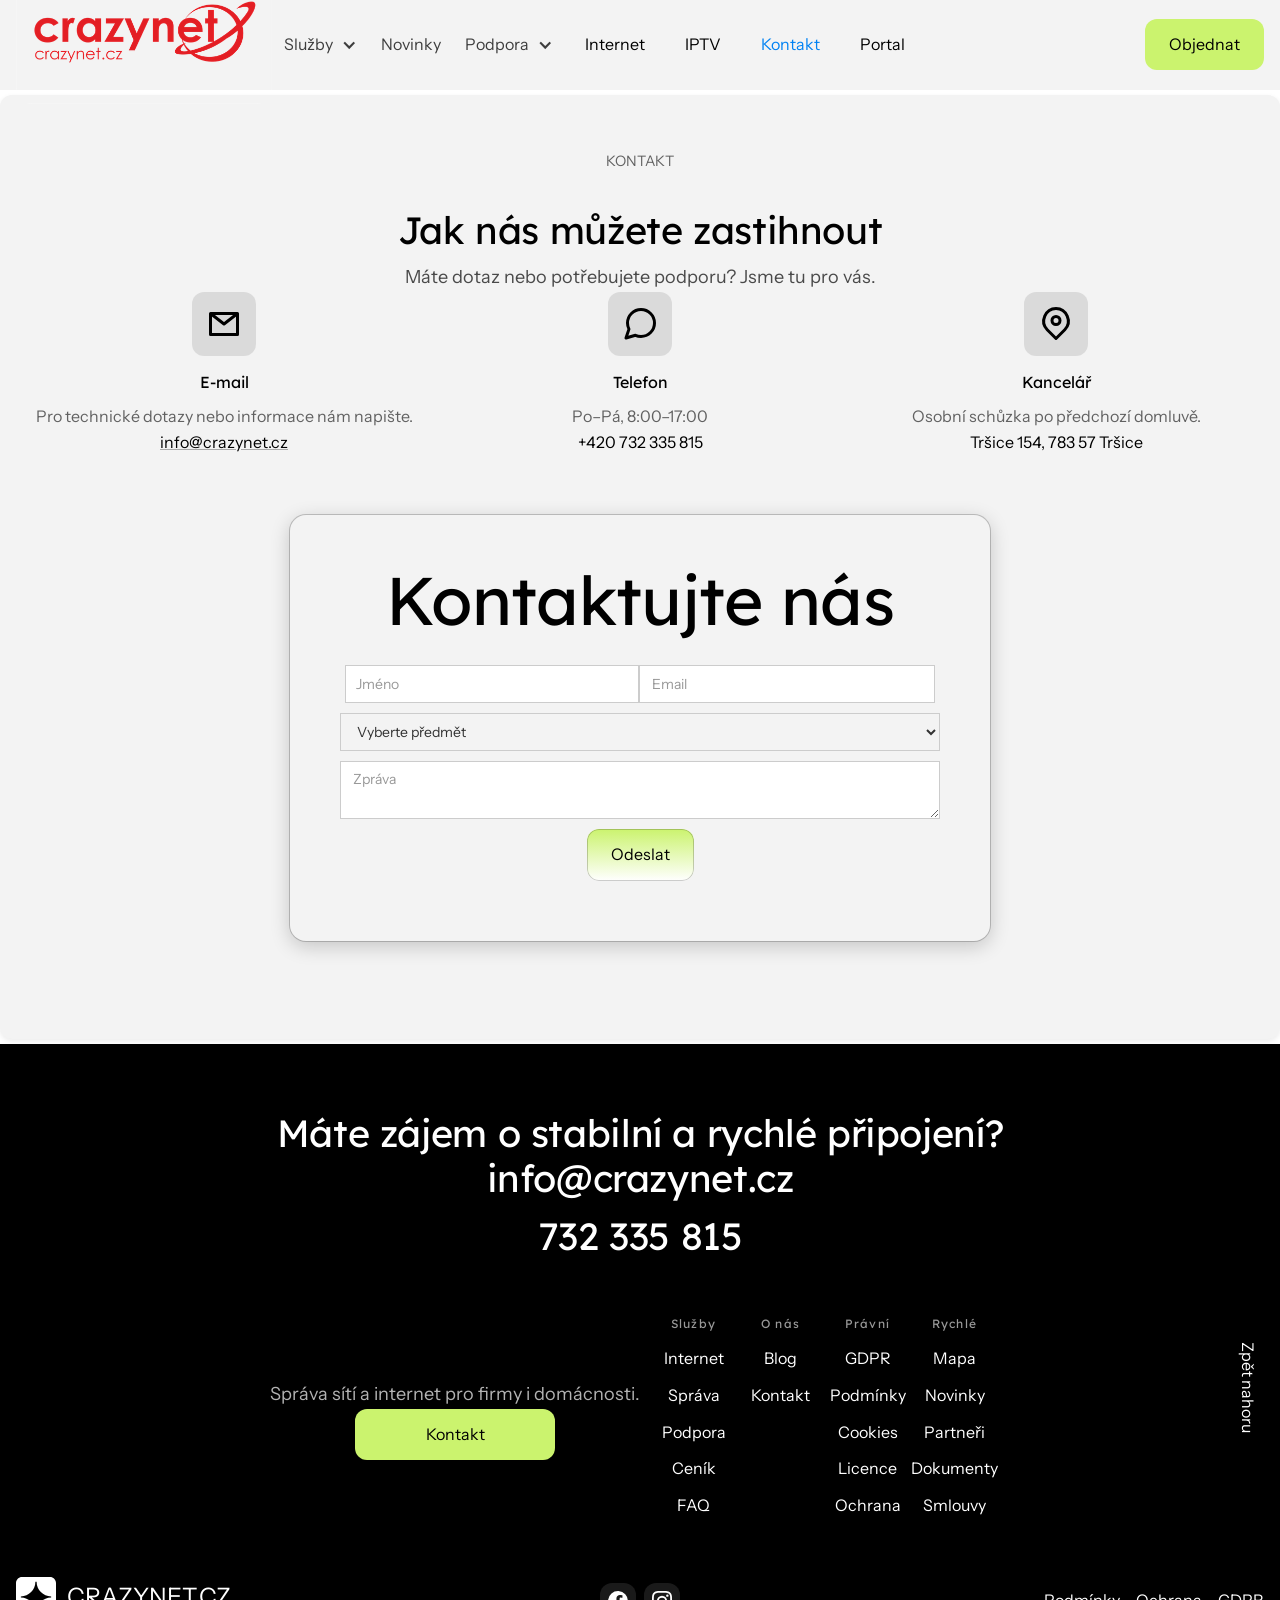
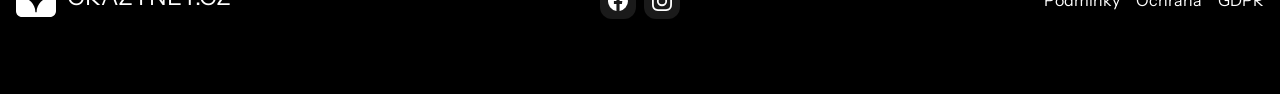
<file: public/www.crazynet.cz/kontakt.html>
<!DOCTYPE html><!-- This site was created in Webflow. https://webflow.com --><!-- Last Published: Tue Sep 23 2025 22:33:20 GMT+0000 (Coordinated Universal Time) -->
<html data-wf-domain="www.crazynet.cz" data-wf-page="6875740e361d1e314836a9a6" data-wf-site="6840685fae01aca99431ffbe" lang="en">
  <head>
    <meta charset="utf-8" />
    <link href="https://cdn.prod.website-files.com" rel="preconnect" crossorigin="anonymous" />
    <title>Kontakt</title>
    <meta content="Kontakt" property="og:title" />
    <meta content="Kontakt" property="twitter:title" />
    <meta content="width=device-width, initial-scale=1" name="viewport" />
    <meta content="Webflow" name="generator" />
    <link href="../cdn.prod.website-files.com/6840685fae01aca99431ffbe/css/crazynet-cz.webflow.shared.953d0e938.css" rel="stylesheet" type="text/css" />
    <link href="https://fonts.googleapis.com" rel="preconnect" />
    <link href="https://fonts.gstatic.com" rel="preconnect" crossorigin="anonymous" />
    <script src="../ajax.googleapis.com/ajax/libs/webfont/1.6.26/webfont.js" type="text/javascript"></script>
    <script type="text/javascript">
      WebFont.load({
        google: {
          families: ["Instrument Sans:regular", "Lexend:regular"]
        }
      });
    </script>
    <script type="text/javascript">
      ! function(o, c) {
        var n = c.documentElement,
          t = " w-mod-";
        n.className += t + "js", ("ontouchstart" in o || o.DocumentTouch && c instanceof DocumentTouch) && (n.className += t + "touch")
      }(window, document);
    </script>
    <link href="../cdn.prod.website-files.com/img/favicon.ico" rel="shortcut icon" type="image/x-icon" />
    <link href="../cdn.prod.website-files.com/img/webclip.png" rel="apple-touch-icon" />
    <script async="" src="https://www.googletagmanager.com/gtag/js?id=G-C2LSMSJXKG"></script>
    <script type="text/javascript">
      window.dataLayer = window.dataLayer || [];

      function gtag() {
        dataLayer.push(arguments);
      }
      gtag('set', 'developer_id.dZGVlNj', true);
      gtag('js', new Date());
      gtag('config', 'G-C2LSMSJXKG');
    </script>
  </head>
  <body>
    <div class="nav secondary-nav">
      <div data-duration="400" data-animation="default" data-easing2="ease" data-easing="ease" data-collapse="medium" role="banner" class="nav-container w-nav"><a href="index.html" class="nav-logo w-inline-block"><img src="../cdn.prod.website-files.com/6840685fae01aca99431ffbe/68b4122af5d19c252d7386cf_Crazy.png" loading="lazy" width="256" sizes="(max-width: 479px) 100vw, 256px" alt="" srcset="../cdn.prod.website-files.com/6840685fae01aca99431ffbe/68b4122af5d19c252d7386cf_Crazy-p-500.png 500w, ../cdn.prod.website-files.com/6840685fae01aca99431ffbe/68b4122af5d19c252d7386cf_Crazy-p-800.png 800w, ../cdn.prod.website-files.com/6840685fae01aca99431ffbe/68b4122af5d19c252d7386cf_Crazy-p-1080.png 1080w, ../cdn.prod.website-files.com/6840685fae01aca99431ffbe/68b4122af5d19c252d7386cf_Crazy-p-1600.png 1600w, ../cdn.prod.website-files.com/6840685fae01aca99431ffbe/68b4122af5d19c252d7386cf_Crazy-p-2000.png 2000w, ../cdn.prod.website-files.com/6840685fae01aca99431ffbe/68b4122af5d19c252d7386cf_Crazy-p-2600.png 2600w, ../cdn.prod.website-files.com/6840685fae01aca99431ffbe/68b4122af5d19c252d7386cf_Crazy-p-3200.png 3200w, ../cdn.prod.website-files.com/6840685fae01aca99431ffbe/68b4122af5d19c252d7386cf_Crazy.png 3512w" /></a>
        <div class="nav-left">
          <nav role="navigation" class="nav-menu w-nav-menu">
            <ul role="list" class="nav-menu-list w-list-unstyled">
              <li class="nav-menu-list-item">
                <div data-delay="0" data-hover="false" class="nav-menu-dropdown w-dropdown">
                  <div class="nav-link w-dropdown-toggle">
                    <div>Služby</div>
                    <div class="nav-caret w-icon-dropdown-toggle"></div>
                  </div>
                  <nav class="nav-mega-menu-dropdown-list w-dropdown-list">
                    <div class="mega-nav-dropdown-list-wrapper">
                      <ul role="list" class="grid-layout desktop-3-column tablet-1-column grid-gap-sm utility-margin-bottom-0 w-list-unstyled">
                        <li id="w-node-_454d89d0-877e-ab01-352f-70c94d562d6a-4d562d54" class="w-node-_6865959f-e792-aa17-a30d-7e0b20ca2644-20ca262e">
                          <div class="w-layout-grid grid-layout desktop-3-column tablet-1-column grid-gap-sm">
                            <div>
                              <div class="eyebrow">Internet</div>
                              <ul role="list" class="nav-mega-menu-list w-list-unstyled">
                                <li class="utility-margin-bottom-0"><a href="kontakt.html#" class="mega-nav-link-item w-inline-block">
                                    <div class="icon-medium"><svg xmlns="http://www.w3.org/2000/svg" width="100%" height="100%" viewBox="0 0 32 32" fill="currentColor">
                                        <path d="m25.7 9.3l-7-7A.9.9 0 0 0 18 2H8a2.006 2.006 0 0 0-2 2v24a2.006 2.006 0 0 0 2 2h16a2.006 2.006 0 0 0 2-2V10a.9.9 0 0 0-.3-.7M18 4.4l5.6 5.6H18ZM24 28H8V4h8v6a2.006 2.006 0 0 0 2 2h6Z" stroke-linejoin="round"></path>
                                      </svg></div>
                                    <div id="w-node-_454d89d0-877e-ab01-352f-70c94d562d75-4d562d54" class="w-node-_6865959f-e792-aa17-a30d-7e0b20ca264f-20ca262e">
                                      <div><strong>Domácnosti</strong></div>
                                      <div class="paragraph-sm utility-text-secondary">Rychlé a stabilní připojení pro domácnosti.</div>
                                    </div>
                                  </a></li>
                                <li class="utility-margin-bottom-0"><a href="kontakt.html#" class="mega-nav-link-item w-inline-block">
                                    <div class="icon-medium"><svg xmlns="http://www.w3.org/2000/svg" width="100%" height="100%" viewBox="0 0 32 32" fill="currentColor">
                                        <path d="m25.7 9.3l-7-7A.9.9 0 0 0 18 2H8a2.006 2.006 0 0 0-2 2v24a2.006 2.006 0 0 0 2 2h16a2.006 2.006 0 0 0 2-2V10a.9.9 0 0 0-.3-.7M18 4.4l5.6 5.6H18ZM24 28H8V4h8v6a2.006 2.006 0 0 0 2 2h6Z" stroke-linejoin="round"></path>
                                      </svg></div>
                                    <div id="w-node-_454d89d0-877e-ab01-352f-70c94d562d80-4d562d54" class="w-node-_6865959f-e792-aa17-a30d-7e0b20ca2666-20ca262e">
                                      <div><strong>Firmy</strong></div>
                                      <div class="paragraph-sm utility-text-secondary">Firemní internet a správa sítí.</div>
                                    </div>
                                  </a></li>
                                <li class="utility-margin-bottom-0"><a href="kontakt.html#" class="mega-nav-link-item w-inline-block">
                                    <div class="icon-medium"><svg xmlns="http://www.w3.org/2000/svg" width="100%" height="100%" viewBox="0 0 32 32" fill="currentColor">
                                        <path d="m25.7 9.3l-7-7A.9.9 0 0 0 18 2H8a2.006 2.006 0 0 0-2 2v24a2.006 2.006 0 0 0 2 2h16a2.006 2.006 0 0 0 2-2V10a.9.9 0 0 0-.3-.7M18 4.4l5.6 5.6H18ZM24 28H8V4h8v6a2.006 2.006 0 0 0 2 2h6Z" stroke-linejoin="round"></path>
                                      </svg></div>
                                    <div id="w-node-_454d89d0-877e-ab01-352f-70c94d562d8b-4d562d54" class="w-node-_6865959f-e792-aa17-a30d-7e0b20ca2679-20ca262e">
                                      <div><strong>Obce</strong></div>
                                      <div class="paragraph-sm utility-text-secondary">Řešení pro obce a instituce.</div>
                                    </div>
                                  </a></li>
                              </ul>
                            </div>
                            <div>
                              <div class="eyebrow">Správa sítí</div>
                              <ul role="list" class="nav-mega-menu-list w-list-unstyled">
                                <li class="utility-margin-bottom-0"><a href="kontakt.html#" class="mega-nav-link-item w-inline-block">
                                    <div class="icon-medium"><svg xmlns="http://www.w3.org/2000/svg" width="100%" height="100%" viewBox="0 0 32 32" fill="currentColor">
                                        <path d="m25.7 9.3l-7-7A.9.9 0 0 0 18 2H8a2.006 2.006 0 0 0-2 2v24a2.006 2.006 0 0 0 2 2h16a2.006 2.006 0 0 0 2-2V10a.9.9 0 0 0-.3-.7M18 4.4l5.6 5.6H18ZM24 28H8V4h8v6a2.006 2.006 0 0 0 2 2h6Z" stroke-linejoin="round"></path>
                                      </svg></div>
                                    <div id="w-node-_454d89d0-877e-ab01-352f-70c94d562d9a-4d562d54" class="w-node-_6865959f-e792-aa17-a30d-7e0b20ca2692-20ca262e">
                                      <div><strong>Monitoring</strong></div>
                                      <div class="paragraph-sm utility-text-secondary">Nepřetržitý dohled nad sítěmi.</div>
                                    </div>
                                  </a></li>
                                <li class="utility-margin-bottom-0"><a href="kontakt.html#" class="mega-nav-link-item w-inline-block">
                                    <div class="icon-medium"><svg xmlns="http://www.w3.org/2000/svg" width="100%" height="100%" viewBox="0 0 32 32" fill="currentColor">
                                        <path d="m25.7 9.3l-7-7A.9.9 0 0 0 18 2H8a2.006 2.006 0 0 0-2 2v24a2.006 2.006 0 0 0 2 2h16a2.006 2.006 0 0 0 2-2V10a.9.9 0 0 0-.3-.7M18 4.4l5.6 5.6H18ZM24 28H8V4h8v6a2.006 2.006 0 0 0 2 2h6Z" stroke-linejoin="round"></path>
                                      </svg></div>
                                    <div id="w-node-_454d89d0-877e-ab01-352f-70c94d562da5-4d562d54" class="w-node-_6865959f-e792-aa17-a30d-7e0b20ca26a7-20ca262e">
                                      <div><strong>Konzultace</strong></div>
                                      <div class="paragraph-sm utility-text-secondary">Poradenství v oblasti sítí.</div>
                                    </div>
                                  </a></li>
                                <li class="utility-margin-bottom-0"><a href="kontakt.html#" class="mega-nav-link-item w-inline-block">
                                    <div class="icon-medium"><svg xmlns="http://www.w3.org/2000/svg" width="100%" height="100%" viewBox="0 0 32 32" fill="currentColor">
                                        <path d="m25.7 9.3l-7-7A.9.9 0 0 0 18 2H8a2.006 2.006 0 0 0-2 2v24a2.006 2.006 0 0 0 2 2h16a2.006 2.006 0 0 0 2-2V10a.9.9 0 0 0-.3-.7M18 4.4l5.6 5.6H18ZM24 28H8V4h8v6a2.006 2.006 0 0 0 2 2h6Z" stroke-linejoin="round"></path>
                                      </svg></div>
                                    <div id="w-node-_454d89d0-877e-ab01-352f-70c94d562db0-4d562d54" class="w-node-_6865959f-e792-aa17-a30d-7e0b20ca26b8-20ca262e">
                                      <div><strong>Servis</strong></div>
                                      <div class="paragraph-sm utility-text-secondary">Rychlý servis a podpora.</div>
                                    </div>
                                  </a></li>
                              </ul>
                            </div>
                            <div>
                              <div class="eyebrow">Další služby</div>
                              <ul role="list" class="nav-mega-menu-list w-list-unstyled">
                                <li class="utility-margin-bottom-0"><a href="kontakt.html#" class="mega-nav-link-item w-inline-block">
                                    <div class="icon-medium"><svg xmlns="http://www.w3.org/2000/svg" width="100%" height="100%" viewBox="0 0 32 32" fill="currentColor">
                                        <path d="m25.7 9.3l-7-7A.9.9 0 0 0 18 2H8a2.006 2.006 0 0 0-2 2v24a2.006 2.006 0 0 0 2 2h16a2.006 2.006 0 0 0 2-2V10a.9.9 0 0 0-.3-.7M18 4.4l5.6 5.6H18ZM24 28H8V4h8v6a2.006 2.006 0 0 0 2 2h6Z" stroke-linejoin="round"></path>
                                      </svg></div>
                                    <div id="w-node-_454d89d0-877e-ab01-352f-70c94d562dbf-4d562d54" class="w-node-_6865959f-e792-aa17-a30d-7e0b20ca26ce-20ca262e">
                                      <div><strong>Hosting</strong></div>
                                      <div class="paragraph-sm utility-text-secondary">Webhosting a e-mailové služby.</div>
                                    </div>
                                  </a></li>
                                <li class="utility-margin-bottom-0"><a href="kontakt.html#" class="mega-nav-link-item w-inline-block">
                                    <div class="icon-medium"><svg xmlns="http://www.w3.org/2000/svg" width="100%" height="100%" viewBox="0 0 32 32" fill="currentColor">
                                        <path d="m25.7 9.3l-7-7A.9.9 0 0 0 18 2H8a2.006 2.006 0 0 0-2 2v24a2.006 2.006 0 0 0 2 2h16a2.006 2.006 0 0 0 2-2V10a.9.9 0 0 0-.3-.7M18 4.4l5.6 5.6H18ZM24 28H8V4h8v6a2.006 2.006 0 0 0 2 2h6Z" stroke-linejoin="round"></path>
                                      </svg></div>
                                    <div id="w-node-_454d89d0-877e-ab01-352f-70c94d562dca-4d562d54" class="w-node-_6865959f-e792-aa17-a30d-7e0b20ca26dd-20ca262e">
                                      <div><strong>Kamerové systémy</strong></div>
                                      <div class="paragraph-sm utility-text-secondary">Instalace a správa kamer.</div>
                                    </div>
                                  </a></li>
                                <li class="utility-margin-bottom-0"><a href="kontakt.html#" class="mega-nav-link-item w-inline-block">
                                    <div class="icon-medium"><svg xmlns="http://www.w3.org/2000/svg" width="100%" height="100%" viewBox="0 0 32 32" fill="currentColor">
                                        <path d="m25.7 9.3l-7-7A.9.9 0 0 0 18 2H8a2.006 2.006 0 0 0-2 2v24a2.006 2.006 0 0 0 2 2h16a2.006 2.006 0 0 0 2-2V10a.9.9 0 0 0-.3-.7M18 4.4l5.6 5.6H18ZM24 28H8V4h8v6a2.006 2.006 0 0 0 2 2h6Z" stroke-linejoin="round"></path>
                                      </svg></div>
                                    <div id="w-node-_454d89d0-877e-ab01-352f-70c94d562dd5-4d562d54" class="w-node-_6865959f-e792-aa17-a30d-7e0b20ca26ee-20ca262e">
                                      <div><strong>IT podpora</strong></div>
                                      <div class="paragraph-sm utility-text-secondary">Kompletní IT podpora pro firmy.</div>
                                    </div>
                                  </a></li>
                              </ul>
                            </div>
                          </div>
                        </li>
                        <li id="w-node-_454d89d0-877e-ab01-352f-70c94d562ddb-4d562d54" class="flex-horizontal w-node-_6865959f-e792-aa17-a30d-7e0b20ca26f6-20ca262e"><a href="internet.html" class="card-link inverse-card-link flex-child-expand w-inline-block">
                            <div class="card-body">
                              <div class="h3-heading">Moderní internet pro každého</div>
                              <p class="paragraph-sm utility-text-inverse-secondary">Stabilní připojení, správa sítí a odborná podpora.</p>
                              <div class="utility-margin-top-auto">
                                <div class="button-group">
                                  <div class="text-button secondary-text-button">
                                    <div>Kontakt</div>
                                    <div class="button-icon"><svg xmlns="http://www.w3.org/2000/svg" width="100%" height="100%" viewBox="0 0 16 16" fill="none">
                                        <path d="M2 8H14.5M14.5 8L8.5 2M14.5 8L8.5 14" stroke="currentColor" stroke-width="2" stroke-linejoin="round"></path>
                                      </svg></div>
                                  </div>
                                </div>
                              </div>
                            </div>
                          </a></li>
                      </ul>
                    </div>
                  </nav>
                </div>
              </li>
              <li class="nav-menu-list-item"><a href="index.html#Novinky" class="nav-link w-inline-block">
                  <div>Novinky</div>
                </a></li>
              <li class="nav-menu-list-item">
                <div data-delay="0" data-hover="false" class="nav-menu-dropdown w-dropdown">
                  <div class="nav-link w-dropdown-toggle">
                    <div>Podpora</div>
                    <div class="nav-caret w-icon-dropdown-toggle"></div>
                  </div>
                  <div class="nav-menu-dropdown-list w-dropdown-list">
                    <div class="nav-menu-dropdown-list-wrapper">
                      <ul role="list" class="flex-vertical utility-margin-bottom-0 w-list-unstyled">
                        <li class="utility-margin-bottom-0"><a href="index.html#Napoveda" class="nav-dropdown-link w-inline-block">
                            <div class="button-label">Nápověda</div>
                          </a></li>
                        <li class="utility-margin-bottom-0"><a href="kontakt.html" aria-current="page" class="nav-dropdown-link w-inline-block w--current">
                            <div class="button-label">Servis</div>
                          </a></li>
                      </ul>
                    </div>
                  </div>
                </div>
              </li>
            </ul><a href="internet.html" class="nav secondary-nav w-nav-link">Internet</a><a href="iptv.html" class="nav secondary-nav w-nav-link">IPTV</a><a href="kontakt.html" aria-current="page" class="nav secondary-nav w-nav-link w--current">Kontakt</a><a href="https://portal.crazynet.cz" target="_blank" class="nav secondary-nav w-nav-link">Portal</a>
          </nav>
        </div>
        <div class="nav-right">
          <div class="button-group utility-margin-top-0"><a href="kontakt.html" aria-current="page" class="button w-inline-block w--current">
              <div class="button-label">Objednat</div>
            </a></div>
        </div>
        <div data-w-id="6865959f-e792-aa17-a30d-7e0b20ca273d" class="nav-mobile-menu-button w-nav-button">
          <div class="menu-button w-nav-button">
            <div class="w-icon-nav-menu"></div>
          </div>
        </div>
      </div>
    </div>
    <section class="section secondary-section">
      <div class="container utility-text-align-center">
        <h2 class="eyebrow">Kontakt</h2>
        <h2>Jak nás můžete zastihnout</h2>
        <p class="subheading">Máte dotaz nebo potřebujete podporu? Jsme tu pro vás.</p>
        <ul role="list" class="grid-layout desktop-4-column tablet-2-column mobile-portrait-1-column grid-gap-sm w-list-unstyled">
          <li class="utility-margin-bottom-0">
            <div class="icon-large utility-margin-bottom-1rem utility-margin-horizontal-auto icon-container"><svg xmlns="http://www.w3.org/2000/svg" width="100%" height="100%" viewBox="0 0 24 24" fill="none">
                <path d="M5.25 6.75H18.75V17.25H5.25V6.75Z" stroke="currentColor" stroke-width="1.5" stroke-linejoin="round"></path>
                <path d="M5.25 6.75L12 12L18.75 6.75" stroke="currentColor" stroke-width="1.5" stroke-linejoin="round"></path>
              </svg></div>
            <h4 class="h5-heading">E-mail</h4>
            <p class="utility-text-secondary">Pro technické dotazy nebo informace nám napište.</p>
            <div><a href="kontakt.html#" class="text-link secondary-text-link">info@crazynet.cz</a></div>
          </li>
          <li class="utility-margin-bottom-0">
            <div class="icon-large utility-margin-bottom-1rem utility-margin-horizontal-auto icon-container"><svg xmlns="http://www.w3.org/2000/svg" width="100%" height="100%" viewBox="0 0 24 24" fill="none">
                <path d="M12.5 18.25C16.2279 18.25 19.25 15.2279 19.25 11.5C19.25 7.77208 16.2279 4.75 12.5 4.75C8.77208 4.75 5.75 7.77208 5.75 11.5C5.75 12.6007 6.01345 13.6398 6.48072 14.5578L5 19L9.71819 17.6519C10.5664 18.0361 11.5082 18.25 12.5 18.25Z" stroke="currentColor" stroke-width="1.5" stroke-linejoin="round"></path>
              </svg></div>
            <h4 class="h5-heading">Telefon</h4>
            <p class="utility-text-secondary">Po–Pá, 8:00–17:00</p>
            <div>+420 732 335 815<br /></div>
          </li>
          <li class="utility-margin-bottom-0">
            <div class="icon-large utility-margin-bottom-1rem utility-margin-horizontal-auto icon-container"><svg xmlns="http://www.w3.org/2000/svg" width="100%" height="100%" viewBox="0 0 24 24" fill="none">
                <path d="M16.3918 14.8527C20.2489 10.9956 17.2769 4.25 12 4.25C6.72299 4.25 3.75102 10.9956 7.60817 14.8527L12 19.25L16.3918 14.8527Z" stroke="currentColor" stroke-width="1.5" stroke-linejoin="round"></path>
                <circle cx="12" cy="10.25" r="2" stroke="currentColor" stroke-width="1.5"></circle>
              </svg></div>
            <h4 class="h5-heading">Kancelář</h4>
            <p class="utility-text-secondary">Osobní schůzka po předchozí domluvě.</p>
            <div>Tršice 154, 783 57 Tršice</div>
          </li>
        </ul>
      </div>
      <div class="w-layout-blockcontainer w-container">
        <div class="card secondary-card">
          <h1 class="h1-heading">Kontaktujte nás</h1>
          <div class="w-form">
            <form id="wf-form-Formular" name="wf-form-Formular" data-name="Formular" method="get" class="form form-2" data-wf-page-id="6875740e361d1e314836a9a6" data-wf-element-id="9510c726-f666-6ad7-02dc-d8297c2c3995" data-turnstile-sitekey="0x4AAAAAAAQTptj2So4dx43e">
              <div class="div-block-5"><input class="text-field w-input" maxlength="256" name="name" data-name="Name" placeholder="Jméno" type="text" id="name" /><input class="w-input" maxlength="256" name="email" data-name="Email" placeholder="Email" type="email" id="email" required="" /></div><select id="P-edm-t" name="P-edm-t" data-name="Předmět" required="" class="select-field w-select">
                <option value="Another option">Vyberte předmět</option>
                <option value="First">Internet na Doma</option>
                <option value="Second">Internet pro Firmy</option>
                <option value="Third">Správa sítí</option>
                <option value="Fourth">Ostatní</option>
              </select><textarea placeholder="Zpráva" maxlength="5000" id="field" name="field" data-name="Field" class="w-input"></textarea><input type="submit" data-wait="Please wait..." class="button secondary-button w-button" value="Odeslat" />
            </form>
            <div class="w-form-done">
              <div>Děkujeme za zaslání zprávy.</div>
            </div>
            <div class="w-form-fail">
              <div>Oops! Something went wrong while submitting the form.</div>
            </div>
          </div>
        </div>
      </div>
    </section>
    <footer class="footer utility-position-relative inverse-footer">
      <div class="container">
        <div class="flex-horizontal flex-vertical flex-gap-md">
          <div>
            <h2 class="h2-heading utility-margin-bottom-0">Máte zájem o stabilní a rychlé připojení?<br /></h2><a href="mailto:jaroslav.ulma@crazynet.cz?subject=Web%20P%C5%99ipojen%C3%AD" class="footer-link footer-link-on-inverse w-inline-block">
              <div class="h2-heading">info@crazynet.cz<br /></div>
            </a>
            <h1 class="h2-heading">732 335 815</h1>
          </div>
          <div class="w-layout-grid grid-layout tablet-1-column grid-gap-sm _wf-grid">
            <div id="w-node-_2188988b-c49f-a02c-a77f-8d3cf701a23e-f701a235" class="w-node-bf778cbf-6216-d63a-7737-41adb70a9e38-b70a9e21">
              <div class="subheading">Správa sítí a internet pro firmy i domácnosti.</div><a href="kontakt.html" aria-current="page" class="button primary-button-on-inverse w-button w--current">Kontakt</a>
            </div>
            <div id="w-node-_2188988b-c49f-a02c-a77f-8d3cf701a243-f701a235" class="w-layout-grid grid-layout mobile-portrait-1-column grid-gap-sm _wf-grid w-node-bf778cbf-6216-d63a-7737-41adb70a9e45-b70a9e21">
              <ul role="list" class="utility-margin-bottom-0 w-list-unstyled">
                <li>
                  <h2 class="h6-heading utility-text-secondary">Služby</h2>
                </li>
                <li><a href="internet.html" class="footer-link footer-link-on-inverse w-inline-block">
                    <div>Internet</div>
                  </a></li>
                <li><a href="kontakt.html#" class="footer-link footer-link-on-inverse w-inline-block">
                    <div>Správa</div>
                  </a></li>
                <li><a href="kontakt.html" aria-current="page" class="footer-link footer-link-on-inverse w-inline-block w--current">
                    <div>Podpora</div>
                  </a></li>
                <li><a href="internet.html#tarify" class="footer-link footer-link-on-inverse w-inline-block">
                    <div>Ceník</div>
                  </a></li>
                <li><a href="kontakt.html#" class="footer-link footer-link-on-inverse w-inline-block">
                    <div>FAQ</div>
                  </a></li>
              </ul>
              <ul role="list" id="w-node-bf778cbf-6216-d63a-7737-41adb70a9e64-b70a9e21" class="utility-margin-bottom-0 w-list-unstyled">
                <li>
                  <h2 class="h6-heading utility-text-secondary">O nás</h2>
                </li>
                <li><a href="kontakt.html#" class="footer-link footer-link-on-inverse w-inline-block">
                    <div>Blog</div>
                  </a></li>
                <li><a href="kontakt.html" aria-current="page" class="footer-link footer-link-on-inverse w-inline-block w--current">
                    <div>Kontakt</div>
                  </a></li>
              </ul>
              <ul role="list" class="utility-margin-bottom-0 w-list-unstyled">
                <li>
                  <h2 class="h6-heading utility-text-secondary">Právní</h2>
                </li>
                <li><a href="kontakt.html#" class="footer-link footer-link-on-inverse w-inline-block">
                    <div>GDPR</div>
                  </a></li>
                <li><a href="kontakt.html#" class="footer-link footer-link-on-inverse w-inline-block">
                    <div>Podmínky</div>
                  </a></li>
                <li><a href="kontakt.html#" class="footer-link footer-link-on-inverse w-inline-block">
                    <div>Cookies</div>
                  </a></li>
                <li><a href="kontakt.html#" class="footer-link footer-link-on-inverse w-inline-block">
                    <div>Licence</div>
                  </a></li>
                <li><a href="kontakt.html#" class="footer-link footer-link-on-inverse w-inline-block">
                    <div>Ochrana</div>
                  </a></li>
              </ul>
              <ul role="list" class="utility-margin-bottom-0 w-list-unstyled">
                <li>
                  <h2 class="h6-heading utility-text-secondary">Rychlé</h2>
                </li>
                <li><a href="kontakt.html#" class="footer-link footer-link-on-inverse w-inline-block">
                    <div>Mapa</div>
                  </a></li>
                <li><a href="kontakt.html#" class="footer-link footer-link-on-inverse w-inline-block">
                    <div>Novinky</div>
                  </a></li>
                <li><a href="kontakt.html#" class="footer-link footer-link-on-inverse w-inline-block">
                    <div>Partneři</div>
                  </a></li>
                <li><a href="kontakt.html#" class="footer-link footer-link-on-inverse w-inline-block">
                    <div>Dokumenty</div>
                  </a></li>
                <li><a href="kontakt.html#" class="footer-link footer-link-on-inverse w-inline-block">
                    <div>Smlouvy</div>
                  </a></li>
              </ul>
            </div>
          </div>
          <div class="footer-grid-3-column"><a id="w-node-_4bdea307-9f75-18ca-516d-0d7f98d227fe-f701a235" href="kontakt.html#" class="logo w-node-bf778cbf-6216-d63a-7737-41adb70a9ebb-b70a9e21 w-inline-block">
              <div class="nav-logo-icon"><svg width="100%" height="100%" viewBox="0 0 33 33" preserveAspectRatio="xMidYMid meet">
                  <path d="M28,0H5C2.24,0,0,2.24,0,5v23c0,2.76,2.24,5,5,5h23c2.76,0,5-2.24,5-5V5c0-2.76-2.24-5-5-5ZM29,17c-6.63,0-12,5.37-12,12h-1c0-6.63-5.37-12-12-12v-1c6.63,0,12-5.37,12-12h1c0,6.63,5.37,12,12,12v1Z" fill="currentColor"></path>
                </svg></div>
              <div class="paragraph-xl utility-margin-bottom-0 utility-text-all-caps">CrazyNet.cz</div>
            </a>
            <ul id="w-node-_4bdea307-9f75-18ca-516d-0d7f98d22804-f701a235" aria-label="Social media links" role="list" class="footer-icons-group w-node-bf778cbf-6216-d63a-7737-41adb70a9ec1-b70a9e21 w-list-unstyled">
              <li class="utility-margin-bottom-0"><a href="https://www.facebook.com/crazynetcz" class="footer-link footer-link-on-inverse w-inline-block">
                  <div class="icon-small on-accent-icon icon-container"><svg width="100%" height="100%" viewBox="0 0 16 16">
                      <path d="M16,8.048a8,8,0,1,0-9.25,7.9V10.36H4.719V8.048H6.75V6.285A2.822,2.822,0,0,1,9.771,3.173a12.2,12.2,0,0,1,1.791.156V5.3H10.554a1.155,1.155,0,0,0-1.3,1.25v1.5h2.219l-.355,2.312H9.25v5.591A8,8,0,0,0,16,8.048Z" fill="currentColor"></path>
                    </svg></div>
                  <div class="utility-screen-reader-visible-only">Facebook</div>
                </a></li>
              <li class="utility-margin-bottom-0"><a href="https://www.instagram.com/crazynet.cz" class="footer-link footer-link-on-inverse w-inline-block">
                  <div class="icon-small on-accent-icon icon-container"><svg width="100%" height="100%" viewBox="0 0 16 16">
                      <path d="M8,1.441c2.136,0,2.389.009,3.233.047a4.419,4.419,0,0,1,1.485.276,2.472,2.472,0,0,1,.92.6,2.472,2.472,0,0,1,.6.92,4.419,4.419,0,0,1,.276,1.485c.038.844.047,1.1.047,3.233s-.009,2.389-.047,3.233a4.419,4.419,0,0,1-.276,1.485,2.644,2.644,0,0,1-1.518,1.518,4.419,4.419,0,0,1-1.485.276c-.844.038-1.1.047-3.233.047s-2.389-.009-3.233-.047a4.419,4.419,0,0,1-1.485-.276,2.472,2.472,0,0,1-.92-.6,2.472,2.472,0,0,1-.6-.92,4.419,4.419,0,0,1-.276-1.485c-.038-.844-.047-1.1-.047-3.233s.009-2.389.047-3.233a4.419,4.419,0,0,1,.276-1.485,2.472,2.472,0,0,1,.6-.92,2.472,2.472,0,0,1,.92-.6,4.419,4.419,0,0,1,1.485-.276c.844-.038,1.1-.047,3.233-.047M8,0C5.827,0,5.555.009,4.7.048A5.868,5.868,0,0,0,2.76.42a3.908,3.908,0,0,0-1.417.923A3.908,3.908,0,0,0,.42,2.76,5.868,5.868,0,0,0,.048,4.7C.009,5.555,0,5.827,0,8s.009,2.445.048,3.3A5.868,5.868,0,0,0,.42,13.24a3.908,3.908,0,0,0,.923,1.417,3.908,3.908,0,0,0,1.417.923,5.868,5.868,0,0,0,1.942.372C5.555,15.991,5.827,16,8,16s2.445-.009,3.3-.048a5.868,5.868,0,0,0,1.942-.372,4.094,4.094,0,0,0,2.34-2.34,5.868,5.868,0,0,0,.372-1.942c.039-.853.048-1.125.048-3.3s-.009-2.445-.048-3.3A5.868,5.868,0,0,0,15.58,2.76a3.908,3.908,0,0,0-.923-1.417A3.908,3.908,0,0,0,13.24.42,5.868,5.868,0,0,0,11.3.048C10.445.009,10.173,0,8,0Z" fill="currentColor"></path>
                      <path d="M8,3.892A4.108,4.108,0,1,0,12.108,8,4.108,4.108,0,0,0,8,3.892Zm0,6.775A2.667,2.667,0,1,1,10.667,8,2.667,2.667,0,0,1,8,10.667Z" fill="currentColor"></path>
                      <circle cx="12.27" cy="3.73" r="0.96" fill="currentColor"></circle>
                    </svg></div>
                  <div class="utility-screen-reader-visible-only">Instagram<br /></div>
                </a></li>
            </ul>
            <ul id="w-node-_2a9a2ad9-1b35-135a-ae1f-e771aaadc512-f701a235" role="list" class="flex-horizontal y-center x-center flex-gap-xs wrap utility-margin-bottom-0 utility-padding-all-0 w-node-bf778cbf-6216-d63a-7737-41adb70a9ee8-b70a9e21 w-list-unstyled">
              <li class="utility-margin-bottom-0"><a href="kontakt.html#" class="footer-link footer-link-on-inverse w-inline-block">
                  <div>Podmínky</div>
                </a></li>
              <li class="utility-margin-bottom-0"><a href="kontakt.html#" class="footer-link footer-link-on-inverse w-inline-block">
                  <div>Ochrana</div>
                </a></li>
              <li class="utility-margin-bottom-0"><a href="kontakt.html#" class="footer-link footer-link-on-inverse w-inline-block">
                  <div>GDPR</div>
                </a></li>
            </ul>
          </div>
        </div>
      </div>
      <div class="footer-14-back-to-top"><a href="kontakt.html#" class="footer-link footer-link-on-inverse w-inline-block">
          <div>Zpět nahoru</div>
        </a></div>
    </footer>
    <script src="../d3e54v103j8qbb.cloudfront.net/js/jquery-3.5.1.min.dc5e7f18c8.js%3Fsite=6840685fae01aca99431ffbe" type="text/javascript" integrity="sha256-9/aliU8dGd2tb6OSsuzixeV4y/faTqgFtohetphbbj0=" crossorigin="anonymous"></script>
    <script src="../cdn.prod.website-files.com/6840685fae01aca99431ffbe/js/webflow.schunk.74f756804daaabee.js" type="text/javascript"></script>
    <script src="../cdn.prod.website-files.com/6840685fae01aca99431ffbe/js/webflow.schunk.744656d32fb09340.js" type="text/javascript"></script>
    <script src="../cdn.prod.website-files.com/6840685fae01aca99431ffbe/js/webflow.schunk.ff4f427f3115b0d7.js" type="text/javascript"></script>
    <script src="../cdn.prod.website-files.com/6840685fae01aca99431ffbe/js/webflow.0e7961ba.efb62af2453a6dc1.js" type="text/javascript"></script><!-- Footer Code (Project Settings) -->
    <script async defer src="https://plugin.sledovanitv.cz/plugin.js?id=m-plugin&partner=crazynet&lang=cz"></script>
  </body>
</html>
</file>
<file: public/cdn.prod.website-files.com/6840685fae01aca99431ffbe/css/crazynet-cz.webflow.shared.953d0e938.css>
html {
  -webkit-text-size-adjust: 100%;
  -ms-text-size-adjust: 100%;
  font-family: sans-serif;
}

body {
  margin: 0;
}

article, aside, details, figcaption, figure, footer, header, hgroup, main, menu, nav, section, summary {
  display: block;
}

audio, canvas, progress, video {
  vertical-align: baseline;
  display: inline-block;
}

audio:not([controls]) {
  height: 0;
  display: none;
}

[hidden], template {
  display: none;
}

a {
  background-color: #0000;
}

a:active, a:hover {
  outline: 0;
}

abbr[title] {
  border-bottom: 1px dotted;
}

b, strong {
  font-weight: bold;
}

dfn {
  font-style: italic;
}

h1 {
  margin: .67em 0;
  font-size: 2em;
}

mark {
  color: #000;
  background: #ff0;
}

small {
  font-size: 80%;
}

sub, sup {
  vertical-align: baseline;
  font-size: 75%;
  line-height: 0;
  position: relative;
}

sup {
  top: -.5em;
}

sub {
  bottom: -.25em;
}

img {
  border: 0;
}

svg:not(:root) {
  overflow: hidden;
}

hr {
  box-sizing: content-box;
  height: 0;
}

pre {
  overflow: auto;
}

code, kbd, pre, samp {
  font-family: monospace;
  font-size: 1em;
}

button, input, optgroup, select, textarea {
  color: inherit;
  font: inherit;
  margin: 0;
}

button {
  overflow: visible;
}

button, select {
  text-transform: none;
}

button, html input[type="button"], input[type="reset"] {
  -webkit-appearance: button;
  cursor: pointer;
}

button[disabled], html input[disabled] {
  cursor: default;
}

button::-moz-focus-inner, input::-moz-focus-inner {
  border: 0;
  padding: 0;
}

input {
  line-height: normal;
}

input[type="checkbox"], input[type="radio"] {
  box-sizing: border-box;
  padding: 0;
}

input[type="number"]::-webkit-inner-spin-button, input[type="number"]::-webkit-outer-spin-button {
  height: auto;
}

input[type="search"] {
  -webkit-appearance: none;
}

input[type="search"]::-webkit-search-cancel-button, input[type="search"]::-webkit-search-decoration {
  -webkit-appearance: none;
}

legend {
  border: 0;
  padding: 0;
}

textarea {
  overflow: auto;
}

optgroup {
  font-weight: bold;
}

table {
  border-collapse: collapse;
  border-spacing: 0;
}

td, th {
  padding: 0;
}

@font-face {
  font-family: webflow-icons;
  src: url("[data-uri]") format("truetype");
  font-weight: normal;
  font-style: normal;
}

[class^="w-icon-"], [class*=" w-icon-"] {
  speak: none;
  font-variant: normal;
  text-transform: none;
  -webkit-font-smoothing: antialiased;
  -moz-osx-font-smoothing: grayscale;
  font-style: normal;
  font-weight: normal;
  line-height: 1;
  font-family: webflow-icons !important;
}

.w-icon-slider-right:before {
  content: "";
}

.w-icon-slider-left:before {
  content: "";
}

.w-icon-nav-menu:before {
  content: "";
}

.w-icon-arrow-down:before, .w-icon-dropdown-toggle:before {
  content: "";
}

.w-icon-file-upload-remove:before {
  content: "";
}

.w-icon-file-upload-icon:before {
  content: "";
}

* {
  box-sizing: border-box;
}

html {
  height: 100%;
}

body {
  color: #333;
  background-color: #fff;
  min-height: 100%;
  margin: 0;
  font-family: Arial, sans-serif;
  font-size: 14px;
  line-height: 20px;
}

img {
  vertical-align: middle;
  max-width: 100%;
  display: inline-block;
}

html.w-mod-touch * {
  background-attachment: scroll !important;
}

.w-block {
  display: block;
}

.w-inline-block {
  max-width: 100%;
  display: inline-block;
}

.w-clearfix:before, .w-clearfix:after {
  content: " ";
  grid-area: 1 / 1 / 2 / 2;
  display: table;
}

.w-clearfix:after {
  clear: both;
}

.w-hidden {
  display: none;
}

.w-button {
  color: #fff;
  line-height: inherit;
  cursor: pointer;
  background-color: #3898ec;
  border: 0;
  border-radius: 0;
  padding: 9px 15px;
  text-decoration: none;
  display: inline-block;
}

input.w-button {
  -webkit-appearance: button;
}

html[data-w-dynpage] [data-w-cloak] {
  color: #0000 !important;
}

.w-code-block {
  margin: unset;
}

pre.w-code-block code {
  all: inherit;
}

.w-optimization {
  display: contents;
}

.w-webflow-badge, .w-webflow-badge > img {
  box-sizing: unset;
  width: unset;
  height: unset;
  max-height: unset;
  max-width: unset;
  min-height: unset;
  min-width: unset;
  margin: unset;
  padding: unset;
  float: unset;
  clear: unset;
  border: unset;
  border-radius: unset;
  background: unset;
  background-image: unset;
  background-position: unset;
  background-size: unset;
  background-repeat: unset;
  background-origin: unset;
  background-clip: unset;
  background-attachment: unset;
  background-color: unset;
  box-shadow: unset;
  transform: unset;
  direction: unset;
  font-family: unset;
  font-weight: unset;
  color: unset;
  font-size: unset;
  line-height: unset;
  font-style: unset;
  font-variant: unset;
  text-align: unset;
  letter-spacing: unset;
  -webkit-text-decoration: unset;
  text-decoration: unset;
  text-indent: unset;
  text-transform: unset;
  list-style-type: unset;
  text-shadow: unset;
  vertical-align: unset;
  cursor: unset;
  white-space: unset;
  word-break: unset;
  word-spacing: unset;
  word-wrap: unset;
  transition: unset;
}

.w-webflow-badge {
  white-space: nowrap;
  cursor: pointer;
  box-shadow: 0 0 0 1px #0000001a, 0 1px 3px #0000001a;
  visibility: visible !important;
  opacity: 1 !important;
  z-index: 2147483647 !important;
  color: #aaadb0 !important;
  overflow: unset !important;
  background-color: #fff !important;
  border-radius: 3px !important;
  width: auto !important;
  height: auto !important;
  margin: 0 !important;
  padding: 6px !important;
  font-size: 12px !important;
  line-height: 14px !important;
  text-decoration: none !important;
  display: inline-block !important;
  position: fixed !important;
  inset: auto 12px 12px auto !important;
  transform: none !important;
}

.w-webflow-badge > img {
  position: unset;
  visibility: unset !important;
  opacity: 1 !important;
  vertical-align: middle !important;
  display: inline-block !important;
}

h1, h2, h3, h4, h5, h6 {
  margin-bottom: 10px;
  font-weight: bold;
}

h1 {
  margin-top: 20px;
  font-size: 38px;
  line-height: 44px;
}

h2 {
  margin-top: 20px;
  font-size: 32px;
  line-height: 36px;
}

h3 {
  margin-top: 20px;
  font-size: 24px;
  line-height: 30px;
}

h4 {
  margin-top: 10px;
  font-size: 18px;
  line-height: 24px;
}

h5 {
  margin-top: 10px;
  font-size: 14px;
  line-height: 20px;
}

h6 {
  margin-top: 10px;
  font-size: 12px;
  line-height: 18px;
}

p {
  margin-top: 0;
  margin-bottom: 10px;
}

blockquote {
  border-left: 5px solid #e2e2e2;
  margin: 0 0 10px;
  padding: 10px 20px;
  font-size: 18px;
  line-height: 22px;
}

figure {
  margin: 0 0 10px;
}

figcaption {
  text-align: center;
  margin-top: 5px;
}

ul, ol {
  margin-top: 0;
  margin-bottom: 10px;
  padding-left: 40px;
}

.w-list-unstyled {
  padding-left: 0;
  list-style: none;
}

.w-embed:before, .w-embed:after {
  content: " ";
  grid-area: 1 / 1 / 2 / 2;
  display: table;
}

.w-embed:after {
  clear: both;
}

.w-video {
  width: 100%;
  padding: 0;
  position: relative;
}

.w-video iframe, .w-video object, .w-video embed {
  border: none;
  width: 100%;
  height: 100%;
  position: absolute;
  top: 0;
  left: 0;
}

fieldset {
  border: 0;
  margin: 0;
  padding: 0;
}

button, [type="button"], [type="reset"] {
  cursor: pointer;
  -webkit-appearance: button;
  border: 0;
}

.w-form {
  margin: 0 0 15px;
}

.w-form-done {
  text-align: center;
  background-color: #ddd;
  padding: 20px;
  display: none;
}

.w-form-fail {
  background-color: #ffdede;
  margin-top: 10px;
  padding: 10px;
  display: none;
}

label {
  margin-bottom: 5px;
  font-weight: bold;
  display: block;
}

.w-input, .w-select {
  color: #333;
  vertical-align: middle;
  background-color: #fff;
  border: 1px solid #ccc;
  width: 100%;
  height: 38px;
  margin-bottom: 10px;
  padding: 8px 12px;
  font-size: 14px;
  line-height: 1.42857;
  display: block;
}

.w-input::placeholder, .w-select::placeholder {
  color: #999;
}

.w-input:focus, .w-select:focus {
  border-color: #3898ec;
  outline: 0;
}

.w-input[disabled], .w-select[disabled], .w-input[readonly], .w-select[readonly], fieldset[disabled] .w-input, fieldset[disabled] .w-select {
  cursor: not-allowed;
}

.w-input[disabled]:not(.w-input-disabled), .w-select[disabled]:not(.w-input-disabled), .w-input[readonly], .w-select[readonly], fieldset[disabled]:not(.w-input-disabled) .w-input, fieldset[disabled]:not(.w-input-disabled) .w-select {
  background-color: #eee;
}

textarea.w-input, textarea.w-select {
  height: auto;
}

.w-select {
  background-color: #f3f3f3;
}

.w-select[multiple] {
  height: auto;
}

.w-form-label {
  cursor: pointer;
  margin-bottom: 0;
  font-weight: normal;
  display: inline-block;
}

.w-radio {
  margin-bottom: 5px;
  padding-left: 20px;
  display: block;
}

.w-radio:before, .w-radio:after {
  content: " ";
  grid-area: 1 / 1 / 2 / 2;
  display: table;
}

.w-radio:after {
  clear: both;
}

.w-radio-input {
  float: left;
  margin: 3px 0 0 -20px;
  line-height: normal;
}

.w-file-upload {
  margin-bottom: 10px;
  display: block;
}

.w-file-upload-input {
  opacity: 0;
  z-index: -100;
  width: .1px;
  height: .1px;
  position: absolute;
  overflow: hidden;
}

.w-file-upload-default, .w-file-upload-uploading, .w-file-upload-success {
  color: #333;
  display: inline-block;
}

.w-file-upload-error {
  margin-top: 10px;
  display: block;
}

.w-file-upload-default.w-hidden, .w-file-upload-uploading.w-hidden, .w-file-upload-error.w-hidden, .w-file-upload-success.w-hidden {
  display: none;
}

.w-file-upload-uploading-btn {
  cursor: pointer;
  background-color: #fafafa;
  border: 1px solid #ccc;
  margin: 0;
  padding: 8px 12px;
  font-size: 14px;
  font-weight: normal;
  display: flex;
}

.w-file-upload-file {
  background-color: #fafafa;
  border: 1px solid #ccc;
  flex-grow: 1;
  justify-content: space-between;
  margin: 0;
  padding: 8px 9px 8px 11px;
  display: flex;
}

.w-file-upload-file-name {
  font-size: 14px;
  font-weight: normal;
  display: block;
}

.w-file-remove-link {
  cursor: pointer;
  width: auto;
  height: auto;
  margin-top: 3px;
  margin-left: 10px;
  padding: 3px;
  display: block;
}

.w-icon-file-upload-remove {
  margin: auto;
  font-size: 10px;
}

.w-file-upload-error-msg {
  color: #ea384c;
  padding: 2px 0;
  display: inline-block;
}

.w-file-upload-info {
  padding: 0 12px;
  line-height: 38px;
  display: inline-block;
}

.w-file-upload-label {
  cursor: pointer;
  background-color: #fafafa;
  border: 1px solid #ccc;
  margin: 0;
  padding: 8px 12px;
  font-size: 14px;
  font-weight: normal;
  display: inline-block;
}

.w-icon-file-upload-icon, .w-icon-file-upload-uploading {
  width: 20px;
  margin-right: 8px;
  display: inline-block;
}

.w-icon-file-upload-uploading {
  height: 20px;
}

.w-container {
  max-width: 940px;
  margin-left: auto;
  margin-right: auto;
}

.w-container:before, .w-container:after {
  content: " ";
  grid-area: 1 / 1 / 2 / 2;
  display: table;
}

.w-container:after {
  clear: both;
}

.w-container .w-row {
  margin-left: -10px;
  margin-right: -10px;
}

.w-row:before, .w-row:after {
  content: " ";
  grid-area: 1 / 1 / 2 / 2;
  display: table;
}

.w-row:after {
  clear: both;
}

.w-row .w-row {
  margin-left: 0;
  margin-right: 0;
}

.w-col {
  float: left;
  width: 100%;
  min-height: 1px;
  padding-left: 10px;
  padding-right: 10px;
  position: relative;
}

.w-col .w-col {
  padding-left: 0;
  padding-right: 0;
}

.w-col-1 {
  width: 8.33333%;
}

.w-col-2 {
  width: 16.6667%;
}

.w-col-3 {
  width: 25%;
}

.w-col-4 {
  width: 33.3333%;
}

.w-col-5 {
  width: 41.6667%;
}

.w-col-6 {
  width: 50%;
}

.w-col-7 {
  width: 58.3333%;
}

.w-col-8 {
  width: 66.6667%;
}

.w-col-9 {
  width: 75%;
}

.w-col-10 {
  width: 83.3333%;
}

.w-col-11 {
  width: 91.6667%;
}

.w-col-12 {
  width: 100%;
}

.w-hidden-main {
  display: none !important;
}

@media screen and (max-width: 991px) {
  .w-container {
    max-width: 728px;
  }

  .w-hidden-main {
    display: inherit !important;
  }

  .w-hidden-medium {
    display: none !important;
  }

  .w-col-medium-1 {
    width: 8.33333%;
  }

  .w-col-medium-2 {
    width: 16.6667%;
  }

  .w-col-medium-3 {
    width: 25%;
  }

  .w-col-medium-4 {
    width: 33.3333%;
  }

  .w-col-medium-5 {
    width: 41.6667%;
  }

  .w-col-medium-6 {
    width: 50%;
  }

  .w-col-medium-7 {
    width: 58.3333%;
  }

  .w-col-medium-8 {
    width: 66.6667%;
  }

  .w-col-medium-9 {
    width: 75%;
  }

  .w-col-medium-10 {
    width: 83.3333%;
  }

  .w-col-medium-11 {
    width: 91.6667%;
  }

  .w-col-medium-12 {
    width: 100%;
  }

  .w-col-stack {
    width: 100%;
    left: auto;
    right: auto;
  }
}

@media screen and (max-width: 767px) {
  .w-hidden-main, .w-hidden-medium {
    display: inherit !important;
  }

  .w-hidden-small {
    display: none !important;
  }

  .w-row, .w-container .w-row {
    margin-left: 0;
    margin-right: 0;
  }

  .w-col {
    width: 100%;
    left: auto;
    right: auto;
  }

  .w-col-small-1 {
    width: 8.33333%;
  }

  .w-col-small-2 {
    width: 16.6667%;
  }

  .w-col-small-3 {
    width: 25%;
  }

  .w-col-small-4 {
    width: 33.3333%;
  }

  .w-col-small-5 {
    width: 41.6667%;
  }

  .w-col-small-6 {
    width: 50%;
  }

  .w-col-small-7 {
    width: 58.3333%;
  }

  .w-col-small-8 {
    width: 66.6667%;
  }

  .w-col-small-9 {
    width: 75%;
  }

  .w-col-small-10 {
    width: 83.3333%;
  }

  .w-col-small-11 {
    width: 91.6667%;
  }

  .w-col-small-12 {
    width: 100%;
  }
}

@media screen and (max-width: 479px) {
  .w-container {
    max-width: none;
  }

  .w-hidden-main, .w-hidden-medium, .w-hidden-small {
    display: inherit !important;
  }

  .w-hidden-tiny {
    display: none !important;
  }

  .w-col {
    width: 100%;
  }

  .w-col-tiny-1 {
    width: 8.33333%;
  }

  .w-col-tiny-2 {
    width: 16.6667%;
  }

  .w-col-tiny-3 {
    width: 25%;
  }

  .w-col-tiny-4 {
    width: 33.3333%;
  }

  .w-col-tiny-5 {
    width: 41.6667%;
  }

  .w-col-tiny-6 {
    width: 50%;
  }

  .w-col-tiny-7 {
    width: 58.3333%;
  }

  .w-col-tiny-8 {
    width: 66.6667%;
  }

  .w-col-tiny-9 {
    width: 75%;
  }

  .w-col-tiny-10 {
    width: 83.3333%;
  }

  .w-col-tiny-11 {
    width: 91.6667%;
  }

  .w-col-tiny-12 {
    width: 100%;
  }
}

.w-widget {
  position: relative;
}

.w-widget-map {
  width: 100%;
  height: 400px;
}

.w-widget-map label {
  width: auto;
  display: inline;
}

.w-widget-map img {
  max-width: inherit;
}

.w-widget-map .gm-style-iw {
  text-align: center;
}

.w-widget-map .gm-style-iw > button {
  display: none !important;
}

.w-widget-twitter {
  overflow: hidden;
}

.w-widget-twitter-count-shim {
  vertical-align: top;
  text-align: center;
  background: #fff;
  border: 1px solid #758696;
  border-radius: 3px;
  width: 28px;
  height: 20px;
  display: inline-block;
  position: relative;
}

.w-widget-twitter-count-shim * {
  pointer-events: none;
  -webkit-user-select: none;
  user-select: none;
}

.w-widget-twitter-count-shim .w-widget-twitter-count-inner {
  text-align: center;
  color: #999;
  font-family: serif;
  font-size: 15px;
  line-height: 12px;
  position: relative;
}

.w-widget-twitter-count-shim .w-widget-twitter-count-clear {
  display: block;
  position: relative;
}

.w-widget-twitter-count-shim.w--large {
  width: 36px;
  height: 28px;
}

.w-widget-twitter-count-shim.w--large .w-widget-twitter-count-inner {
  font-size: 18px;
  line-height: 18px;
}

.w-widget-twitter-count-shim:not(.w--vertical) {
  margin-left: 5px;
  margin-right: 8px;
}

.w-widget-twitter-count-shim:not(.w--vertical).w--large {
  margin-left: 6px;
}

.w-widget-twitter-count-shim:not(.w--vertical):before, .w-widget-twitter-count-shim:not(.w--vertical):after {
  content: " ";
  pointer-events: none;
  border: solid #0000;
  width: 0;
  height: 0;
  position: absolute;
  top: 50%;
  left: 0;
}

.w-widget-twitter-count-shim:not(.w--vertical):before {
  border-width: 4px;
  border-color: #75869600 #5d6c7b #75869600 #75869600;
  margin-top: -4px;
  margin-left: -9px;
}

.w-widget-twitter-count-shim:not(.w--vertical).w--large:before {
  border-width: 5px;
  margin-top: -5px;
  margin-left: -10px;
}

.w-widget-twitter-count-shim:not(.w--vertical):after {
  border-width: 4px;
  border-color: #fff0 #fff #fff0 #fff0;
  margin-top: -4px;
  margin-left: -8px;
}

.w-widget-twitter-count-shim:not(.w--vertical).w--large:after {
  border-width: 5px;
  margin-top: -5px;
  margin-left: -9px;
}

.w-widget-twitter-count-shim.w--vertical {
  width: 61px;
  height: 33px;
  margin-bottom: 8px;
}

.w-widget-twitter-count-shim.w--vertical:before, .w-widget-twitter-count-shim.w--vertical:after {
  content: " ";
  pointer-events: none;
  border: solid #0000;
  width: 0;
  height: 0;
  position: absolute;
  top: 100%;
  left: 50%;
}

.w-widget-twitter-count-shim.w--vertical:before {
  border-width: 5px;
  border-color: #5d6c7b #75869600 #75869600;
  margin-left: -5px;
}

.w-widget-twitter-count-shim.w--vertical:after {
  border-width: 4px;
  border-color: #fff #fff0 #fff0;
  margin-left: -4px;
}

.w-widget-twitter-count-shim.w--vertical .w-widget-twitter-count-inner {
  font-size: 18px;
  line-height: 22px;
}

.w-widget-twitter-count-shim.w--vertical.w--large {
  width: 76px;
}

.w-background-video {
  color: #fff;
  height: 500px;
  position: relative;
  overflow: hidden;
}

.w-background-video > video {
  object-fit: cover;
  z-index: -100;
  background-position: 50%;
  background-size: cover;
  width: 100%;
  height: 100%;
  margin: auto;
  position: absolute;
  inset: -100%;
}

.w-background-video > video::-webkit-media-controls-start-playback-button {
  -webkit-appearance: none;
  display: none !important;
}

.w-background-video--control {
  background-color: #0000;
  padding: 0;
  position: absolute;
  bottom: 1em;
  right: 1em;
}

.w-background-video--control > [hidden] {
  display: none !important;
}

.w-slider {
  text-align: center;
  clear: both;
  -webkit-tap-highlight-color: #0000;
  tap-highlight-color: #0000;
  background: #ddd;
  height: 300px;
  position: relative;
}

.w-slider-mask {
  z-index: 1;
  white-space: nowrap;
  height: 100%;
  display: block;
  position: relative;
  left: 0;
  right: 0;
  overflow: hidden;
}

.w-slide {
  vertical-align: top;
  white-space: normal;
  text-align: left;
  width: 100%;
  height: 100%;
  display: inline-block;
  position: relative;
}

.w-slider-nav {
  z-index: 2;
  text-align: center;
  -webkit-tap-highlight-color: #0000;
  tap-highlight-color: #0000;
  height: 40px;
  margin: auto;
  padding-top: 10px;
  position: absolute;
  inset: auto 0 0;
}

.w-slider-nav.w-round > div {
  border-radius: 100%;
}

.w-slider-nav.w-num > div {
  font-size: inherit;
  line-height: inherit;
  width: auto;
  height: auto;
  padding: .2em .5em;
}

.w-slider-nav.w-shadow > div {
  box-shadow: 0 0 3px #3336;
}

.w-slider-nav-invert {
  color: #fff;
}

.w-slider-nav-invert > div {
  background-color: #2226;
}

.w-slider-nav-invert > div.w-active {
  background-color: #222;
}

.w-slider-dot {
  cursor: pointer;
  background-color: #fff6;
  width: 1em;
  height: 1em;
  margin: 0 3px .5em;
  transition: background-color .1s, color .1s;
  display: inline-block;
  position: relative;
}

.w-slider-dot.w-active {
  background-color: #fff;
}

.w-slider-dot:focus {
  outline: none;
  box-shadow: 0 0 0 2px #fff;
}

.w-slider-dot:focus.w-active {
  box-shadow: none;
}

.w-slider-arrow-left, .w-slider-arrow-right {
  cursor: pointer;
  color: #fff;
  -webkit-tap-highlight-color: #0000;
  tap-highlight-color: #0000;
  -webkit-user-select: none;
  user-select: none;
  width: 80px;
  margin: auto;
  font-size: 40px;
  position: absolute;
  inset: 0;
  overflow: hidden;
}

.w-slider-arrow-left [class^="w-icon-"], .w-slider-arrow-right [class^="w-icon-"], .w-slider-arrow-left [class*=" w-icon-"], .w-slider-arrow-right [class*=" w-icon-"] {
  position: absolute;
}

.w-slider-arrow-left:focus, .w-slider-arrow-right:focus {
  outline: 0;
}

.w-slider-arrow-left {
  z-index: 3;
  right: auto;
}

.w-slider-arrow-right {
  z-index: 4;
  left: auto;
}

.w-icon-slider-left, .w-icon-slider-right {
  width: 1em;
  height: 1em;
  margin: auto;
  inset: 0;
}

.w-slider-aria-label {
  clip: rect(0 0 0 0);
  border: 0;
  width: 1px;
  height: 1px;
  margin: -1px;
  padding: 0;
  position: absolute;
  overflow: hidden;
}

.w-slider-force-show {
  display: block !important;
}

.w-dropdown {
  text-align: left;
  z-index: 900;
  margin-left: auto;
  margin-right: auto;
  display: inline-block;
  position: relative;
}

.w-dropdown-btn, .w-dropdown-toggle, .w-dropdown-link {
  vertical-align: top;
  color: #222;
  text-align: left;
  white-space: nowrap;
  margin-left: auto;
  margin-right: auto;
  padding: 20px;
  text-decoration: none;
  position: relative;
}

.w-dropdown-toggle {
  -webkit-user-select: none;
  user-select: none;
  cursor: pointer;
  padding-right: 40px;
  display: inline-block;
}

.w-dropdown-toggle:focus {
  outline: 0;
}

.w-icon-dropdown-toggle {
  width: 1em;
  height: 1em;
  margin: auto 20px auto auto;
  position: absolute;
  top: 0;
  bottom: 0;
  right: 0;
}

.w-dropdown-list {
  background: #ddd;
  min-width: 100%;
  display: none;
  position: absolute;
}

.w-dropdown-list.w--open {
  display: block;
}

.w-dropdown-link {
  color: #222;
  padding: 10px 20px;
  display: block;
}

.w-dropdown-link.w--current {
  color: #0082f3;
}

.w-dropdown-link:focus {
  outline: 0;
}

@media screen and (max-width: 767px) {
  .w-nav-brand {
    padding-left: 10px;
  }
}

.w-lightbox-backdrop {
  cursor: auto;
  letter-spacing: normal;
  text-indent: 0;
  text-shadow: none;
  text-transform: none;
  visibility: visible;
  white-space: normal;
  word-break: normal;
  word-spacing: normal;
  word-wrap: normal;
  color: #fff;
  text-align: center;
  z-index: 2000;
  opacity: 0;
  -webkit-user-select: none;
  -moz-user-select: none;
  -webkit-tap-highlight-color: transparent;
  background: #000000e6;
  outline: 0;
  font-family: Helvetica Neue, Helvetica, Ubuntu, Segoe UI, Verdana, sans-serif;
  font-size: 17px;
  font-style: normal;
  font-weight: 300;
  line-height: 1.2;
  list-style: disc;
  position: fixed;
  inset: 0;
  -webkit-transform: translate(0);
}

.w-lightbox-backdrop, .w-lightbox-container {
  -webkit-overflow-scrolling: touch;
  height: 100%;
  overflow: auto;
}

.w-lightbox-content {
  height: 100vh;
  position: relative;
  overflow: hidden;
}

.w-lightbox-view {
  opacity: 0;
  width: 100vw;
  height: 100vh;
  position: absolute;
}

.w-lightbox-view:before {
  content: "";
  height: 100vh;
}

.w-lightbox-group, .w-lightbox-group .w-lightbox-view, .w-lightbox-group .w-lightbox-view:before {
  height: 86vh;
}

.w-lightbox-frame, .w-lightbox-view:before {
  vertical-align: middle;
  display: inline-block;
}

.w-lightbox-figure {
  margin: 0;
  position: relative;
}

.w-lightbox-group .w-lightbox-figure {
  cursor: pointer;
}

.w-lightbox-img {
  width: auto;
  max-width: none;
  height: auto;
}

.w-lightbox-image {
  float: none;
  max-width: 100vw;
  max-height: 100vh;
  display: block;
}

.w-lightbox-group .w-lightbox-image {
  max-height: 86vh;
}

.w-lightbox-caption {
  text-align: left;
  text-overflow: ellipsis;
  white-space: nowrap;
  background: #0006;
  padding: .5em 1em;
  position: absolute;
  bottom: 0;
  left: 0;
  right: 0;
  overflow: hidden;
}

.w-lightbox-embed {
  width: 100%;
  height: 100%;
  position: absolute;
  inset: 0;
}

.w-lightbox-control {
  cursor: pointer;
  background-position: center;
  background-repeat: no-repeat;
  background-size: 24px;
  width: 4em;
  transition: all .3s;
  position: absolute;
  top: 0;
}

.w-lightbox-left {
  background-image: url("[data-uri]");
  display: none;
  bottom: 0;
  left: 0;
}

.w-lightbox-right {
  background-image: url("[data-uri]");
  display: none;
  bottom: 0;
  right: 0;
}

.w-lightbox-close {
  background-image: url("[data-uri]");
  background-size: 18px;
  height: 2.6em;
  right: 0;
}

.w-lightbox-strip {
  white-space: nowrap;
  padding: 0 1vh;
  line-height: 0;
  position: absolute;
  bottom: 0;
  left: 0;
  right: 0;
  overflow: auto hidden;
}

.w-lightbox-item {
  box-sizing: content-box;
  cursor: pointer;
  width: 10vh;
  padding: 2vh 1vh;
  display: inline-block;
  -webkit-transform: translate3d(0, 0, 0);
}

.w-lightbox-active {
  opacity: .3;
}

.w-lightbox-thumbnail {
  background: #222;
  height: 10vh;
  position: relative;
  overflow: hidden;
}

.w-lightbox-thumbnail-image {
  position: absolute;
  top: 0;
  left: 0;
}

.w-lightbox-thumbnail .w-lightbox-tall {
  width: 100%;
  top: 50%;
  transform: translate(0, -50%);
}

.w-lightbox-thumbnail .w-lightbox-wide {
  height: 100%;
  left: 50%;
  transform: translate(-50%);
}

.w-lightbox-spinner {
  box-sizing: border-box;
  border: 5px solid #0006;
  border-radius: 50%;
  width: 40px;
  height: 40px;
  margin-top: -20px;
  margin-left: -20px;
  animation: .8s linear infinite spin;
  position: absolute;
  top: 50%;
  left: 50%;
}

.w-lightbox-spinner:after {
  content: "";
  border: 3px solid #0000;
  border-bottom-color: #fff;
  border-radius: 50%;
  position: absolute;
  inset: -4px;
}

.w-lightbox-hide {
  display: none;
}

.w-lightbox-noscroll {
  overflow: hidden;
}

@media (min-width: 768px) {
  .w-lightbox-content {
    height: 96vh;
    margin-top: 2vh;
  }

  .w-lightbox-view, .w-lightbox-view:before {
    height: 96vh;
  }

  .w-lightbox-group, .w-lightbox-group .w-lightbox-view, .w-lightbox-group .w-lightbox-view:before {
    height: 84vh;
  }

  .w-lightbox-image {
    max-width: 96vw;
    max-height: 96vh;
  }

  .w-lightbox-group .w-lightbox-image {
    max-width: 82.3vw;
    max-height: 84vh;
  }

  .w-lightbox-left, .w-lightbox-right {
    opacity: .5;
    display: block;
  }

  .w-lightbox-close {
    opacity: .8;
  }

  .w-lightbox-control:hover {
    opacity: 1;
  }
}

.w-lightbox-inactive, .w-lightbox-inactive:hover {
  opacity: 0;
}

.w-richtext:before, .w-richtext:after {
  content: " ";
  grid-area: 1 / 1 / 2 / 2;
  display: table;
}

.w-richtext:after {
  clear: both;
}

.w-richtext[contenteditable="true"]:before, .w-richtext[contenteditable="true"]:after {
  white-space: initial;
}

.w-richtext ol, .w-richtext ul {
  overflow: hidden;
}

.w-richtext .w-richtext-figure-selected.w-richtext-figure-type-video div:after, .w-richtext .w-richtext-figure-selected[data-rt-type="video"] div:after, .w-richtext .w-richtext-figure-selected.w-richtext-figure-type-image div, .w-richtext .w-richtext-figure-selected[data-rt-type="image"] div {
  outline: 2px solid #2895f7;
}

.w-richtext figure.w-richtext-figure-type-video > div:after, .w-richtext figure[data-rt-type="video"] > div:after {
  content: "";
  display: none;
  position: absolute;
  inset: 0;
}

.w-richtext figure {
  max-width: 60%;
  position: relative;
}

.w-richtext figure > div:before {
  cursor: default !important;
}

.w-richtext figure img {
  width: 100%;
}

.w-richtext figure figcaption.w-richtext-figcaption-placeholder {
  opacity: .6;
}

.w-richtext figure div {
  color: #0000;
  font-size: 0;
}

.w-richtext figure.w-richtext-figure-type-image, .w-richtext figure[data-rt-type="image"] {
  display: table;
}

.w-richtext figure.w-richtext-figure-type-image > div, .w-richtext figure[data-rt-type="image"] > div {
  display: inline-block;
}

.w-richtext figure.w-richtext-figure-type-image > figcaption, .w-richtext figure[data-rt-type="image"] > figcaption {
  caption-side: bottom;
  display: table-caption;
}

.w-richtext figure.w-richtext-figure-type-video, .w-richtext figure[data-rt-type="video"] {
  width: 60%;
  height: 0;
}

.w-richtext figure.w-richtext-figure-type-video iframe, .w-richtext figure[data-rt-type="video"] iframe {
  width: 100%;
  height: 100%;
  position: absolute;
  top: 0;
  left: 0;
}

.w-richtext figure.w-richtext-figure-type-video > div, .w-richtext figure[data-rt-type="video"] > div {
  width: 100%;
}

.w-richtext figure.w-richtext-align-center {
  clear: both;
  margin-left: auto;
  margin-right: auto;
}

.w-richtext figure.w-richtext-align-center.w-richtext-figure-type-image > div, .w-richtext figure.w-richtext-align-center[data-rt-type="image"] > div {
  max-width: 100%;
}

.w-richtext figure.w-richtext-align-normal {
  clear: both;
}

.w-richtext figure.w-richtext-align-fullwidth {
  text-align: center;
  clear: both;
  width: 100%;
  max-width: 100%;
  margin-left: auto;
  margin-right: auto;
  display: block;
}

.w-richtext figure.w-richtext-align-fullwidth > div {
  padding-bottom: inherit;
  display: inline-block;
}

.w-richtext figure.w-richtext-align-fullwidth > figcaption {
  display: block;
}

.w-richtext figure.w-richtext-align-floatleft {
  float: left;
  clear: none;
  margin-right: 15px;
}

.w-richtext figure.w-richtext-align-floatright {
  float: right;
  clear: none;
  margin-left: 15px;
}

.w-nav {
  z-index: 1000;
  background: #ddd;
  position: relative;
}

.w-nav:before, .w-nav:after {
  content: " ";
  grid-area: 1 / 1 / 2 / 2;
  display: table;
}

.w-nav:after {
  clear: both;
}

.w-nav-brand {
  float: left;
  color: #333;
  text-decoration: none;
  position: relative;
}

.w-nav-link {
  vertical-align: top;
  color: #222;
  text-align: left;
  margin-left: auto;
  margin-right: auto;
  padding: 20px;
  text-decoration: none;
  display: inline-block;
  position: relative;
}

.w-nav-link.w--current {
  color: #0082f3;
}

.w-nav-menu {
  float: right;
  position: relative;
}

[data-nav-menu-open] {
  text-align: center;
  background: #c8c8c8;
  min-width: 200px;
  position: absolute;
  top: 100%;
  left: 0;
  right: 0;
  overflow: visible;
  display: block !important;
}

.w--nav-link-open {
  display: block;
  position: relative;
}

.w-nav-overlay {
  width: 100%;
  display: none;
  position: absolute;
  top: 100%;
  left: 0;
  right: 0;
  overflow: hidden;
}

.w-nav-overlay [data-nav-menu-open] {
  top: 0;
}

.w-nav[data-animation="over-left"] .w-nav-overlay {
  width: auto;
}

.w-nav[data-animation="over-left"] .w-nav-overlay, .w-nav[data-animation="over-left"] [data-nav-menu-open] {
  z-index: 1;
  top: 0;
  right: auto;
}

.w-nav[data-animation="over-right"] .w-nav-overlay {
  width: auto;
}

.w-nav[data-animation="over-right"] .w-nav-overlay, .w-nav[data-animation="over-right"] [data-nav-menu-open] {
  z-index: 1;
  top: 0;
  left: auto;
}

.w-nav-button {
  float: right;
  cursor: pointer;
  -webkit-tap-highlight-color: #0000;
  tap-highlight-color: #0000;
  -webkit-user-select: none;
  user-select: none;
  padding: 18px;
  font-size: 24px;
  display: none;
  position: relative;
}

.w-nav-button:focus {
  outline: 0;
}

.w-nav-button.w--open {
  color: #fff;
  background-color: #c8c8c8;
}

.w-nav[data-collapse="all"] .w-nav-menu {
  display: none;
}

.w-nav[data-collapse="all"] .w-nav-button, .w--nav-dropdown-open, .w--nav-dropdown-toggle-open {
  display: block;
}

.w--nav-dropdown-list-open {
  position: static;
}

@media screen and (max-width: 991px) {
  .w-nav[data-collapse="medium"] .w-nav-menu {
    display: none;
  }

  .w-nav[data-collapse="medium"] .w-nav-button {
    display: block;
  }
}

@media screen and (max-width: 767px) {
  .w-nav[data-collapse="small"] .w-nav-menu {
    display: none;
  }

  .w-nav[data-collapse="small"] .w-nav-button {
    display: block;
  }

  .w-nav-brand {
    padding-left: 10px;
  }
}

@media screen and (max-width: 479px) {
  .w-nav[data-collapse="tiny"] .w-nav-menu {
    display: none;
  }

  .w-nav[data-collapse="tiny"] .w-nav-button {
    display: block;
  }
}

.w-tabs {
  position: relative;
}

.w-tabs:before, .w-tabs:after {
  content: " ";
  grid-area: 1 / 1 / 2 / 2;
  display: table;
}

.w-tabs:after {
  clear: both;
}

.w-tab-menu {
  position: relative;
}

.w-tab-link {
  vertical-align: top;
  text-align: left;
  cursor: pointer;
  color: #222;
  background-color: #ddd;
  padding: 9px 30px;
  text-decoration: none;
  display: inline-block;
  position: relative;
}

.w-tab-link.w--current {
  background-color: #c8c8c8;
}

.w-tab-link:focus {
  outline: 0;
}

.w-tab-content {
  display: block;
  position: relative;
  overflow: hidden;
}

.w-tab-pane {
  display: none;
  position: relative;
}

.w--tab-active {
  display: block;
}

@media screen and (max-width: 479px) {
  .w-tab-link {
    display: block;
  }
}

.w-ix-emptyfix:after {
  content: "";
}

@keyframes spin {
  0% {
    transform: rotate(0);
  }

  100% {
    transform: rotate(360deg);
  }
}

.w-dyn-empty {
  background-color: #ddd;
  padding: 10px;
}

.w-dyn-hide, .w-dyn-bind-empty, .w-condition-invisible {
  display: none !important;
}

.wf-layout-layout {
  display: grid;
}

:root {
  --ai-gen-82921b10-4b39-48f0-b346-808cf4903d29-1749051492333---container--container-width: 1280px;
  --ai-gen-82921b10-4b39-48f0-b346-808cf4903d29-1749051492333---container--container-padding-horizontal: var(--ai-gen-82921b10-4b39-48f0-b346-808cf4903d29-1749051492333---spacing--1x);
  --ai-gen-82921b10-4b39-48f0-b346-808cf4903d29-1749051492333---container--container-lg-width: 1440px;
  --ai-gen-82921b10-4b39-48f0-b346-808cf4903d29-1749051492333---container--container-sm-width: 1000px;
  --ai-gen-82921b10-4b39-48f0-b346-808cf4903d29-1749051492333---section--section-padding-vertical: var(--ai-gen-82921b10-4b39-48f0-b346-808cf4903d29-1749051492333---spacing--3x);
  --ai-gen-82921b10-4b39-48f0-b346-808cf4903d29-1749051492333---background-color--bg-primary: var(--ai-gen-82921b10-4b39-48f0-b346-808cf4903d29-1749051492333---core-neutral-color--neutral-primary);
  --ai-gen-82921b10-4b39-48f0-b346-808cf4903d29-1749051492333---text-color--text-primary: var(--ai-gen-82921b10-4b39-48f0-b346-808cf4903d29-1749051492333---core-neutral-color--neutral-inverse);
  --ai-gen-82921b10-4b39-48f0-b346-808cf4903d29-1749051492333---section--section-padding-vertical-tablet: var(--ai-gen-82921b10-4b39-48f0-b346-808cf4903d29-1749051492333---spacing--7x);
  --ai-gen-82921b10-4b39-48f0-b346-808cf4903d29-1749051492333---section--section-padding-vertical-mobile-l: var(--ai-gen-82921b10-4b39-48f0-b346-808cf4903d29-1749051492333---spacing--6x);
  --ai-gen-82921b10-4b39-48f0-b346-808cf4903d29-1749051492333---section--section-padding-vertical-mobile-p: var(--ai-gen-82921b10-4b39-48f0-b346-808cf4903d29-1749051492333---spacing--5x);
  --ai-gen-82921b10-4b39-48f0-b346-808cf4903d29-1749051492333---background-color--bg-secondary: var(--ai-gen-82921b10-4b39-48f0-b346-808cf4903d29-1749051492333---core-neutral-color--neutral-secondary);
  --ai-gen-82921b10-4b39-48f0-b346-808cf4903d29-1749051492333---background-color--bg-accent-primary: var(--ai-gen-82921b10-4b39-48f0-b346-808cf4903d29-1749051492333---core-accent-color--accent-primary);
  --ai-gen-82921b10-4b39-48f0-b346-808cf4903d29-1749051492333---text-color--text-on-accent-primary: #000;
  --ai-gen-82921b10-4b39-48f0-b346-808cf4903d29-1749051492333---background-color--bg-inverse: var(--ai-gen-82921b10-4b39-48f0-b346-808cf4903d29-1749051492333---core-neutral-color--neutral-inverse);
  --ai-gen-82921b10-4b39-48f0-b346-808cf4903d29-1749051492333---text-color--text-inverse-primary: var(--ai-gen-82921b10-4b39-48f0-b346-808cf4903d29-1749051492333---core-neutral-color--neutral-primary);
  --ai-gen-82921b10-4b39-48f0-b346-808cf4903d29-1749051492333---background-color--bg-accent-secondary: var(--ai-gen-82921b10-4b39-48f0-b346-808cf4903d29-1749051492333---core-accent-color--accent-secondary);
  --ai-gen-82921b10-4b39-48f0-b346-808cf4903d29-1749051492333---text-color--text-on-accent-secondary: #000;
  --ai-gen-82921b10-4b39-48f0-b346-808cf4903d29-1749051492333---background-color--bg-accent-tertiary: var(--ai-gen-82921b10-4b39-48f0-b346-808cf4903d29-1749051492333---core-accent-color--accent-tertiary);
  --ai-gen-82921b10-4b39-48f0-b346-808cf4903d29-1749051492333---text-color--text-on-accent-tertiary: #000;
  --ai-gen-82921b10-4b39-48f0-b346-808cf4903d29-1749051492333---spacing--1-25x: 1.25rem;
  --ai-gen-82921b10-4b39-48f0-b346-808cf4903d29-1749051492333---eyebrow--eyebrow-font: var(--ai-gen-82921b10-4b39-48f0-b346-808cf4903d29-1749051492333---font--body-font);
  --ai-gen-82921b10-4b39-48f0-b346-808cf4903d29-1749051492333---eyebrow--eyebrow-size: .9rem;
  --ai-gen-82921b10-4b39-48f0-b346-808cf4903d29-1749051492333---eyebrow--eyebrow-line-height: 1.3em;
  --ai-gen-82921b10-4b39-48f0-b346-808cf4903d29-1749051492333---base-typography--base-font-weight: 400;
  --ai-gen-82921b10-4b39-48f0-b346-808cf4903d29-1749051492333---eyebrow--eyebrow-letter-spacing: .01em;
  --ai-gen-82921b10-4b39-48f0-b346-808cf4903d29-1749051492333---eyebrow--eyebrow-size-tablet: .9rem;
  --ai-gen-82921b10-4b39-48f0-b346-808cf4903d29-1749051492333---eyebrow--eyebrow-size-mobile-l: .8rem;
  --ai-gen-82921b10-4b39-48f0-b346-808cf4903d29-1749051492333---eyebrow--eyebrow-size-mobile-p: .8rem;
  --ai-gen-82921b10-4b39-48f0-b346-808cf4903d29-1749051492333---gap--xs-gap: var(--ai-gen-82921b10-4b39-48f0-b346-808cf4903d29-1749051492333---spacing--1x);
  --ai-gen-82921b10-4b39-48f0-b346-808cf4903d29-1749051492333---gap--sm-gap: var(--ai-gen-82921b10-4b39-48f0-b346-808cf4903d29-1749051492333---fff);
  --ai-gen-82921b10-4b39-48f0-b346-808cf4903d29-1749051492333---gap--md-gap: var(--ai-gen-82921b10-4b39-48f0-b346-808cf4903d29-1749051492333---spacing--3x);
  --ai-gen-82921b10-4b39-48f0-b346-808cf4903d29-1749051492333---gap--lg-gap: var(--ai-gen-82921b10-4b39-48f0-b346-808cf4903d29-1749051492333---spacing--4x);
  --ai-gen-82921b10-4b39-48f0-b346-808cf4903d29-1749051492333---gap--xl-gap: var(--ai-gen-82921b10-4b39-48f0-b346-808cf4903d29-1749051492333---spacing--5x);
  --ai-gen-82921b10-4b39-48f0-b346-808cf4903d29-1749051492333---gap--xxl-gap: var(--ai-gen-82921b10-4b39-48f0-b346-808cf4903d29-1749051492333---spacing--6x);
  --ai-gen-82921b10-4b39-48f0-b346-808cf4903d29-1749051492333---gap--xxs-gap: var(--ai-gen-82921b10-4b39-48f0-b346-808cf4903d29-1749051492333---spacing--0-5x);
  --ai-gen-82921b10-4b39-48f0-b346-808cf4903d29-1749051492333---h0-heading--h0-margin-bottom: .3em;
  --ai-gen-82921b10-4b39-48f0-b346-808cf4903d29-1749051492333---font--heading-font: Lexend, sans-serif;
  --ai-gen-82921b10-4b39-48f0-b346-808cf4903d29-1749051492333---h0-heading--h0-size: 5.61rem;
  --ai-gen-82921b10-4b39-48f0-b346-808cf4903d29-1749051492333---h0-heading--h0-line-height: 1.04em;
  --ai-gen-82921b10-4b39-48f0-b346-808cf4903d29-1749051492333---h0-heading--h0-weight: 400;
  --ai-gen-82921b10-4b39-48f0-b346-808cf4903d29-1749051492333---h0-heading--h0-letter-spacing: -.01em;
  --ai-gen-82921b10-4b39-48f0-b346-808cf4903d29-1749051492333---h0-heading--h0-size-tablet: 4.49rem;
  --ai-gen-82921b10-4b39-48f0-b346-808cf4903d29-1749051492333---h0-heading--h0-size-mobile-l: 3.59rem;
  --ai-gen-82921b10-4b39-48f0-b346-808cf4903d29-1749051492333---h0-heading--h0-size-mobile-p: 2.87rem;
  --ai-gen-82921b10-4b39-48f0-b346-808cf4903d29-1749051492333---h1-heading--h1-margin-bottom: .3em;
  --ai-gen-82921b10-4b39-48f0-b346-808cf4903d29-1749051492333---h1-heading--h1-size: 4.21rem;
  --ai-gen-82921b10-4b39-48f0-b346-808cf4903d29-1749051492333---h1-heading--h1-line-height: 1.04em;
  --ai-gen-82921b10-4b39-48f0-b346-808cf4903d29-1749051492333---h1-heading--h1-weight: 400;
  --ai-gen-82921b10-4b39-48f0-b346-808cf4903d29-1749051492333---h1-heading--h1-letter-spacing: -.01em;
  --ai-gen-82921b10-4b39-48f0-b346-808cf4903d29-1749051492333---h1-heading--h1-size-tablet: 3.37rem;
  --ai-gen-82921b10-4b39-48f0-b346-808cf4903d29-1749051492333---h1-heading--h1-size-mobile-l: 2.69rem;
  --ai-gen-82921b10-4b39-48f0-b346-808cf4903d29-1749051492333---h1-heading--h1-size-mobile-p: 2.15rem;
  --ai-gen-82921b10-4b39-48f0-b346-808cf4903d29-1749051492333---h2-heading--h2-margin-bottom: .35em;
  --ai-gen-82921b10-4b39-48f0-b346-808cf4903d29-1749051492333---h2-heading--h2-size: 2.37rem;
  --ai-gen-82921b10-4b39-48f0-b346-808cf4903d29-1749051492333---h2-heading--h2-line-height: 1.04em;
  --ai-gen-82921b10-4b39-48f0-b346-808cf4903d29-1749051492333---h2-heading--h2-weight: 400;
  --ai-gen-82921b10-4b39-48f0-b346-808cf4903d29-1749051492333---h2-heading--h2-letter-spacing: -.01em;
  --ai-gen-82921b10-4b39-48f0-b346-808cf4903d29-1749051492333---h2-heading--h2-size-tablet: 1.89rem;
  --ai-gen-82921b10-4b39-48f0-b346-808cf4903d29-1749051492333---h2-heading--h2-size-mobile-l: 1.52rem;
  --ai-gen-82921b10-4b39-48f0-b346-808cf4903d29-1749051492333---h2-heading--h2-size-mobile-p: 1.21rem;
  --ai-gen-82921b10-4b39-48f0-b346-808cf4903d29-1749051492333---h3-heading--h3-margin-bottom: .7em;
  --ai-gen-82921b10-4b39-48f0-b346-808cf4903d29-1749051492333---h3-heading--h3-size: 1.78rem;
  --ai-gen-82921b10-4b39-48f0-b346-808cf4903d29-1749051492333---h3-heading--h3-line-height: 1.04em;
  --ai-gen-82921b10-4b39-48f0-b346-808cf4903d29-1749051492333---h3-heading--h3-weight: 400;
  --ai-gen-82921b10-4b39-48f0-b346-808cf4903d29-1749051492333---h3-heading--h3-letter-spacing: -.01em;
  --ai-gen-82921b10-4b39-48f0-b346-808cf4903d29-1749051492333---h3-heading--h3-size-tablet: 1.42rem;
  --ai-gen-82921b10-4b39-48f0-b346-808cf4903d29-1749051492333---h3-heading--h3-size-mobile-l: 1.14rem;
  --ai-gen-82921b10-4b39-48f0-b346-808cf4903d29-1749051492333---h3-heading--h3-size-mobile-p: .91rem;
  --ai-gen-82921b10-4b39-48f0-b346-808cf4903d29-1749051492333---h4-heading--h4-margin-bottom: .5em;
  --ai-gen-82921b10-4b39-48f0-b346-808cf4903d29-1749051492333---h4-heading--h4-size: 1.33rem;
  --ai-gen-82921b10-4b39-48f0-b346-808cf4903d29-1749051492333---h4-heading--h4-line-height: 1.3em;
  --ai-gen-82921b10-4b39-48f0-b346-808cf4903d29-1749051492333---h4-heading--h4-weight: 400;
  --ai-gen-82921b10-4b39-48f0-b346-808cf4903d29-1749051492333---h4-heading--h4-letter-spacing: -.01em;
  --ai-gen-82921b10-4b39-48f0-b346-808cf4903d29-1749051492333---h4-heading--h4-size-tablet: 1.2rem;
  --ai-gen-82921b10-4b39-48f0-b346-808cf4903d29-1749051492333---h4-heading--h4-size-mobile-l: 1.08rem;
  --ai-gen-82921b10-4b39-48f0-b346-808cf4903d29-1749051492333---h4-heading--h4-size-mobile-p: .97rem;
  --ai-gen-82921b10-4b39-48f0-b346-808cf4903d29-1749051492333---h5-heading--h5-margin-bottom: .7em;
  --ai-gen-82921b10-4b39-48f0-b346-808cf4903d29-1749051492333---h5-heading--h5-size: 1rem;
  --ai-gen-82921b10-4b39-48f0-b346-808cf4903d29-1749051492333---h5-heading--h5-line-height: 1.3em;
  --ai-gen-82921b10-4b39-48f0-b346-808cf4903d29-1749051492333---h5-heading--h5-weight: 400;
  --ai-gen-82921b10-4b39-48f0-b346-808cf4903d29-1749051492333---h5-heading--h5-letter-spacing: 0em;
  --ai-gen-82921b10-4b39-48f0-b346-808cf4903d29-1749051492333---h5-heading--h5-size-tablet: 1rem;
  --ai-gen-82921b10-4b39-48f0-b346-808cf4903d29-1749051492333---h5-heading--h5-size-mobile-l: 1rem;
  --ai-gen-82921b10-4b39-48f0-b346-808cf4903d29-1749051492333---h5-heading--h5-size-mobile-p: 1rem;
  --ai-gen-82921b10-4b39-48f0-b346-808cf4903d29-1749051492333---h6-heading--h6-margin-bottom: .7em;
  --ai-gen-82921b10-4b39-48f0-b346-808cf4903d29-1749051492333---h6-heading--h6-size: .75rem;
  --ai-gen-82921b10-4b39-48f0-b346-808cf4903d29-1749051492333---h6-heading--h6-line-height: 1.3em;
  --ai-gen-82921b10-4b39-48f0-b346-808cf4903d29-1749051492333---h6-heading--h6-weight: 400;
  --ai-gen-82921b10-4b39-48f0-b346-808cf4903d29-1749051492333---h6-heading--h6-letter-spacing: .1em;
  --ai-gen-82921b10-4b39-48f0-b346-808cf4903d29-1749051492333---h6-heading--h6-size-tablet: .75rem;
  --ai-gen-82921b10-4b39-48f0-b346-808cf4903d29-1749051492333---h6-heading--h6-size-mobile-l: .75rem;
  --ai-gen-82921b10-4b39-48f0-b346-808cf4903d29-1749051492333---h6-heading--h6-size-mobile-p: .75rem;
  --ai-gen-82921b10-4b39-48f0-b346-808cf4903d29-1749051492333---base-typography--base-margin-bottom: 0em;
  --ai-gen-82921b10-4b39-48f0-b346-808cf4903d29-1749051492333---font--body-font: "Instrument Sans", sans-serif;
  --ai-gen-82921b10-4b39-48f0-b346-808cf4903d29-1749051492333---text-lg--lg-text-size: 1.13rem;
  --ai-gen-82921b10-4b39-48f0-b346-808cf4903d29-1749051492333---text-lg--lg-text-line-height: 1.6em;
  --ai-gen-82921b10-4b39-48f0-b346-808cf4903d29-1749051492333---text-lg--lg-text-letter-spacing: 0em;
  --ai-gen-82921b10-4b39-48f0-b346-808cf4903d29-1749051492333---text-lg--lg-text-size-tablet: 1.13rem;
  --ai-gen-82921b10-4b39-48f0-b346-808cf4903d29-1749051492333---text-lg--lg-text-size-mobile-l: 1.1rem;
  --ai-gen-82921b10-4b39-48f0-b346-808cf4903d29-1749051492333---text-lg--lg-text-size-mobile-p: 1.1rem;
  --ai-gen-82921b10-4b39-48f0-b346-808cf4903d29-1749051492333---text-xl--xl-text-size: 1.5rem;
  --ai-gen-82921b10-4b39-48f0-b346-808cf4903d29-1749051492333---text-xl--xl-text-line-height: 1.6em;
  --ai-gen-82921b10-4b39-48f0-b346-808cf4903d29-1749051492333---text-xl--xl-text-letter-spacing: 0em;
  --ai-gen-82921b10-4b39-48f0-b346-808cf4903d29-1749051492333---text-xl--xl-text-size-tablet: 1.4rem;
  --ai-gen-82921b10-4b39-48f0-b346-808cf4903d29-1749051492333---text-xl--xl-text-size-mobile-l: 1.3rem;
  --ai-gen-82921b10-4b39-48f0-b346-808cf4903d29-1749051492333---text-xl--xl-text-size-mobile-p: 1.2rem;
  --ai-gen-82921b10-4b39-48f0-b346-808cf4903d29-1749051492333---text-sm--sm-text-size: .88rem;
  --ai-gen-82921b10-4b39-48f0-b346-808cf4903d29-1749051492333---text-sm--sm-text-line-height: 1.6em;
  --ai-gen-82921b10-4b39-48f0-b346-808cf4903d29-1749051492333---text-sm--sm-text-letter-spacing: 0em;
  --ai-gen-82921b10-4b39-48f0-b346-808cf4903d29-1749051492333---text-sm--sm-text-size-tablet: .88rem;
  --ai-gen-82921b10-4b39-48f0-b346-808cf4903d29-1749051492333---text-sm--sm-text-size-mobile-l: .88rem;
  --ai-gen-82921b10-4b39-48f0-b346-808cf4903d29-1749051492333---text-sm--sm-text-size-mobile-p: .88rem;
  --ai-gen-82921b10-4b39-48f0-b346-808cf4903d29-1749051492333---border-color--border-secondary: var(--ai-gen-82921b10-4b39-48f0-b346-808cf4903d29-1749051492333---core-color-tint--neutral-inverse-a20);
  --ai-gen-82921b10-4b39-48f0-b346-808cf4903d29-1749051492333---card--card-radius: 1rem;
  --ai-gen-82921b10-4b39-48f0-b346-808cf4903d29-1749051492333---button--button-padding-vertical: 1em;
  --ai-gen-82921b10-4b39-48f0-b346-808cf4903d29-1749051492333---button--button-padding-horizontal: 1.5em;
  --ai-gen-82921b10-4b39-48f0-b346-808cf4903d29-1749051492333---button--button-primary-border: transparent;
  --ai-gen-82921b10-4b39-48f0-b346-808cf4903d29-1749051492333---button--button-radius: .75rem;
  --ai-gen-82921b10-4b39-48f0-b346-808cf4903d29-1749051492333---core-accent-color--accent-primary: #cbf36e;
  --ai-gen-82921b10-4b39-48f0-b346-808cf4903d29-1749051492333---button--button-font: var(--ai-gen-82921b10-4b39-48f0-b346-808cf4903d29-1749051492333---font--button-font);
  --ai-gen-82921b10-4b39-48f0-b346-808cf4903d29-1749051492333---base-typography--base-font-size: 1rem;
  --ai-gen-82921b10-4b39-48f0-b346-808cf4903d29-1749051492333---button--button-primary-border-hover: transparent;
  --ai-gen-82921b10-4b39-48f0-b346-808cf4903d29-1749051492333---core-accent-color--accent-primary-hover: #dff8a6;
  --ai-gen-82921b10-4b39-48f0-b346-808cf4903d29-1749051492333---button--button-primary-text: var(--ai-gen-82921b10-4b39-48f0-b346-808cf4903d29-1749051492333---text-color--text-on-accent-primary);
  --ai-gen-82921b10-4b39-48f0-b346-808cf4903d29-1749051492333---button--button-secondary-border: transparent;
  --ai-gen-82921b10-4b39-48f0-b346-808cf4903d29-1749051492333---core-color-tint--neutral-inverse-a20: #0003;
  --ai-gen-82921b10-4b39-48f0-b346-808cf4903d29-1749051492333---button--button-secondary-border-hover: transparent;
  --ai-gen-82921b10-4b39-48f0-b346-808cf4903d29-1749051492333---core-color-tint--neutral-inverse-a40: #0006;
  --ai-gen-82921b10-4b39-48f0-b346-808cf4903d29-1749051492333---text-link--link-inverse: var(--ai-gen-82921b10-4b39-48f0-b346-808cf4903d29-1749051492333---text-color--text-accent-on-inverse);
  --ai-gen-82921b10-4b39-48f0-b346-808cf4903d29-1749051492333---spacing--0-75x: .75rem;
  --ai-gen-82921b10-4b39-48f0-b346-808cf4903d29-1749051492333---core-neutral-color--neutral-primary: #fff;
  --ai-gen-82921b10-4b39-48f0-b346-808cf4903d29-1749051492333---core-color-tint--neutral-inverse-a70: #000000b3;
  --ai-gen-82921b10-4b39-48f0-b346-808cf4903d29-1749051492333---core-color-tint--neutral-primary-a20: #fff3;
  --ai-gen-82921b10-4b39-48f0-b346-808cf4903d29-1749051492333---core-color-tint--neutral-primary-a30: #ffffff4d;
  --ai-gen-82921b10-4b39-48f0-b346-808cf4903d29-1749051492333---core-color-tint--neutral-primary-a40: #fff6;
  --ai-gen-82921b10-4b39-48f0-b346-808cf4903d29-1749051492333---core-color-tint--neutral-inverse-a50: #00000080;
  --ai-gen-82921b10-4b39-48f0-b346-808cf4903d29-1749051492333---input--input-padding-vertical: var(--ai-gen-82921b10-4b39-48f0-b346-808cf4903d29-1749051492333---spacing--1x);
  --ai-gen-82921b10-4b39-48f0-b346-808cf4903d29-1749051492333---input--input-padding-horizontal: var(--ai-gen-82921b10-4b39-48f0-b346-808cf4903d29-1749051492333---spacing--1x);
  --ai-gen-82921b10-4b39-48f0-b346-808cf4903d29-1749051492333---border-color--border-primary: var(--ai-gen-82921b10-4b39-48f0-b346-808cf4903d29-1749051492333---core-color-tint--neutral-inverse-a10);
  --ai-gen-82921b10-4b39-48f0-b346-808cf4903d29-1749051492333---input--input-primary-border: var(--ai-gen-82921b10-4b39-48f0-b346-808cf4903d29-1749051492333---border-color--border-primary);
  --ai-gen-82921b10-4b39-48f0-b346-808cf4903d29-1749051492333---input--input-radius: .75rem;
  --ai-gen-82921b10-4b39-48f0-b346-808cf4903d29-1749051492333---input--input-primary-border-hover: var(--ai-gen-82921b10-4b39-48f0-b346-808cf4903d29-1749051492333---border-color--border-primary);
  --ai-gen-82921b10-4b39-48f0-b346-808cf4903d29-1749051492333---input--input-primary-text-placeholder: var(--ai-gen-82921b10-4b39-48f0-b346-808cf4903d29-1749051492333---core-color-tint--neutral-inverse-a20);
  --ai-gen-82921b10-4b39-48f0-b346-808cf4903d29-1749051492333---input--input-inverse-border: var(--ai-gen-82921b10-4b39-48f0-b346-808cf4903d29-1749051492333---border-color--border-primary);
  --ai-gen-82921b10-4b39-48f0-b346-808cf4903d29-1749051492333---input--input-inverse-bg: var(--ai-gen-82921b10-4b39-48f0-b346-808cf4903d29-1749051492333---background-color--bg-primary);
  --ai-gen-82921b10-4b39-48f0-b346-808cf4903d29-1749051492333---input--input-inverse-text: var(--ai-gen-82921b10-4b39-48f0-b346-808cf4903d29-1749051492333---text-color--text-primary);
  --ai-gen-82921b10-4b39-48f0-b346-808cf4903d29-1749051492333---input--input-inverse-border-hover: var(--ai-gen-82921b10-4b39-48f0-b346-808cf4903d29-1749051492333---border-color--border-primary);
  --ai-gen-82921b10-4b39-48f0-b346-808cf4903d29-1749051492333---input--input-inverse-bg-hover: var(--ai-gen-82921b10-4b39-48f0-b346-808cf4903d29-1749051492333---background-color--bg-primary);
  --ai-gen-82921b10-4b39-48f0-b346-808cf4903d29-1749051492333---input--input-inverse-text-placeholder: var(--ai-gen-82921b10-4b39-48f0-b346-808cf4903d29-1749051492333---core-color-tint--neutral-primary-a20);
  --ai-gen-82921b10-4b39-48f0-b346-808cf4903d29-1749051492333---core-color-tint--neutral-inverse-a30: #0000004d;
  --ai-gen-82921b10-4b39-48f0-b346-808cf4903d29-1749051492333---core-neutral-color--neutral-inverse: #000;
  --ai-gen-82921b10-4b39-48f0-b346-808cf4903d29-1749051492333---core-color-tint--accent-primary-a30: #cbf36e4d;
  --ai-gen-82921b10-4b39-48f0-b346-808cf4903d29-1749051492333---core-color-tint--neutral-inverse-a80: #000c;
  --ai-gen-82921b10-4b39-48f0-b346-808cf4903d29-1749051492333---spacing--1x: 1rem;
  --ai-gen-82921b10-4b39-48f0-b346-808cf4903d29-1749051492333---fff: 0px;
  --ai-gen-82921b10-4b39-48f0-b346-808cf4903d29-1749051492333---spacing--0-5x: .5rem;
  --ai-gen-82921b10-4b39-48f0-b346-808cf4903d29-1749051492333---spacing--1-5x: 1.5rem;
  --ai-gen-82921b10-4b39-48f0-b346-808cf4903d29-1749051492333---radius--sm-radius: .25rem;
  --ai-gen-82921b10-4b39-48f0-b346-808cf4903d29-1749051492333---input--input-primary-text: var(--ai-gen-82921b10-4b39-48f0-b346-808cf4903d29-1749051492333---text-color--text-primary);
  --ai-gen-82921b10-4b39-48f0-b346-808cf4903d29-1749051492333---input--input-control: var(--ai-gen-82921b10-4b39-48f0-b346-808cf4903d29-1749051492333---core-accent-color--accent-primary);
  --ai-gen-82921b10-4b39-48f0-b346-808cf4903d29-1749051492333---spacing--4x: 4rem;
  --ai-gen-82921b10-4b39-48f0-b346-808cf4903d29-1749051492333---radius--round: 100rem;
  --ai-gen-82921b10-4b39-48f0-b346-808cf4903d29-1749051492333---spacing--5x: 5rem;
  --ai-gen-82921b10-4b39-48f0-b346-808cf4903d29-1749051492333---text-xxl--xxl-text-size: 2rem;
  --ai-gen-82921b10-4b39-48f0-b346-808cf4903d29-1749051492333---text-xxl--xxl-text-line-height: 1.6em;
  --ai-gen-82921b10-4b39-48f0-b346-808cf4903d29-1749051492333---text-xxl--xxl-text-letter-spacing: 0em;
  --ai-gen-82921b10-4b39-48f0-b346-808cf4903d29-1749051492333---text-xxl--xxl-text-size-tablet: 1.8rem;
  --ai-gen-82921b10-4b39-48f0-b346-808cf4903d29-1749051492333---text-xxl--xxl-text-size-mobile-l: 1.6rem;
  --ai-gen-82921b10-4b39-48f0-b346-808cf4903d29-1749051492333---text-xxl--xxl-text-size-mobile-p: 1.4rem;
  --ai-gen-82921b10-4b39-48f0-b346-808cf4903d29-1749051492333---spacing--3x: 3rem;
  --ai-gen-82921b10-4b39-48f0-b346-808cf4903d29-1749051492333---card--card-primary-border: var(--ai-gen-82921b10-4b39-48f0-b346-808cf4903d29-1749051492333---border-color--border-secondary);
  --ai-gen-82921b10-4b39-48f0-b346-808cf4903d29-1749051492333---card--card-secondary-border: var(--ai-gen-82921b10-4b39-48f0-b346-808cf4903d29-1749051492333---border-color--border-secondary);
  --ai-gen-82921b10-4b39-48f0-b346-808cf4903d29-1749051492333---card--card-secondary-bg: var(--ai-gen-82921b10-4b39-48f0-b346-808cf4903d29-1749051492333---background-color--bg-secondary);
  --ai-gen-82921b10-4b39-48f0-b346-808cf4903d29-1749051492333---card--card-secondary-text: var(--ai-gen-82921b10-4b39-48f0-b346-808cf4903d29-1749051492333---text-color--text-primary);
  --ai-gen-82921b10-4b39-48f0-b346-808cf4903d29-1749051492333---card--card-accent-primary-border: transparent;
  --ai-gen-82921b10-4b39-48f0-b346-808cf4903d29-1749051492333---card--card-accent-primary-bg: var(--ai-gen-82921b10-4b39-48f0-b346-808cf4903d29-1749051492333---background-color--bg-accent-primary);
  --ai-gen-82921b10-4b39-48f0-b346-808cf4903d29-1749051492333---card--card-accent-primary-text: white;
  --ai-gen-82921b10-4b39-48f0-b346-808cf4903d29-1749051492333---card--card-inverse-border: transparent;
  --ai-gen-82921b10-4b39-48f0-b346-808cf4903d29-1749051492333---card--card-inverse-bg: var(--ai-gen-82921b10-4b39-48f0-b346-808cf4903d29-1749051492333---background-color--bg-inverse);
  --ai-gen-82921b10-4b39-48f0-b346-808cf4903d29-1749051492333---card--card-inverse-text: var(--ai-gen-82921b10-4b39-48f0-b346-808cf4903d29-1749051492333---text-color--text-inverse-primary);
  --ai-gen-82921b10-4b39-48f0-b346-808cf4903d29-1749051492333---ix--ix-card-spacing: 2rem;
  --ai-gen-82921b10-4b39-48f0-b346-808cf4903d29-1749051492333---border-color--border-accent: var(--ai-gen-82921b10-4b39-48f0-b346-808cf4903d29-1749051492333---core-accent-color--accent-primary);
  --ai-gen-82921b10-4b39-48f0-b346-808cf4903d29-1749051492333---spacing--8x: 8rem;
  --ai-gen-82921b10-4b39-48f0-b346-808cf4903d29-1749051492333---card--card-padding: var(--ai-gen-82921b10-4b39-48f0-b346-808cf4903d29-1749051492333---spacing--3x);
  --ai-gen-82921b10-4b39-48f0-b346-808cf4903d29-1749051492333---card--card-padding-tablet: var(--ai-gen-82921b10-4b39-48f0-b346-808cf4903d29-1749051492333---fff);
  --ai-gen-82921b10-4b39-48f0-b346-808cf4903d29-1749051492333---card--card-padding-mobile-l: var(--ai-gen-82921b10-4b39-48f0-b346-808cf4903d29-1749051492333---spacing--1-5x);
  --ai-gen-82921b10-4b39-48f0-b346-808cf4903d29-1749051492333---card--card-padding-mobile-p: var(--ai-gen-82921b10-4b39-48f0-b346-808cf4903d29-1749051492333---spacing--1-5x);
  --ai-gen-82921b10-4b39-48f0-b346-808cf4903d29-1749051492333---core-accent-color--accent-secondary: transparent;
  --ai-gen-82921b10-4b39-48f0-b346-808cf4903d29-1749051492333---text-link--link-inverse-hover: var(--ai-gen-82921b10-4b39-48f0-b346-808cf4903d29-1749051492333---text-color--text-accent-on-inverse-hover);
  --ai-gen-82921b10-4b39-48f0-b346-808cf4903d29-1749051492333---text-link--link-primary: var(--ai-gen-82921b10-4b39-48f0-b346-808cf4903d29-1749051492333---text-color--text-accent-on-primary);
  --ai-gen-82921b10-4b39-48f0-b346-808cf4903d29-1749051492333---core-color-tint--accent-primary-a10: #cbf36e1a;
  --ai-gen-82921b10-4b39-48f0-b346-808cf4903d29-1749051492333---text-color--text-accent-on-primary: #000;
  --ai-gen-82921b10-4b39-48f0-b346-808cf4903d29-1749051492333---size-grid-gap--s\<deleted\|variable-b89e1838-34c7-8b78-c53d-79fac6eab55d\>: var(--ai-gen-82921b10-4b39-48f0-b346-808cf4903d29-1749051492333---fff);
  --ai-gen-82921b10-4b39-48f0-b346-808cf4903d29-1749051492333---core-color-tint--neutral-inverse-a10: #0000001a;
  --ai-gen-82921b10-4b39-48f0-b346-808cf4903d29-1749051492333---spacing--0-25x: .25rem;
  --ai-gen-82921b10-4b39-48f0-b346-808cf4903d29-1749051492333---core-color-tint--accent-primary-a40: #cbf36e66;
  --ai-gen-82921b10-4b39-48f0-b346-808cf4903d29-1749051492333---tag--tag-padding-horizontal: var(--ai-gen-82921b10-4b39-48f0-b346-808cf4903d29-1749051492333---spacing--0-5x);
  --ai-gen-82921b10-4b39-48f0-b346-808cf4903d29-1749051492333---tag--tag-radius: .75rem;
  --ai-gen-82921b10-4b39-48f0-b346-808cf4903d29-1749051492333---tag--tag-size: .75rem;
  --ai-gen-82921b10-4b39-48f0-b346-808cf4903d29-1749051492333---text--text-size: 1rem;
  --ai-gen-82921b10-4b39-48f0-b346-808cf4903d29-1749051492333---button--button-primary-bg: var(--ai-gen-82921b10-4b39-48f0-b346-808cf4903d29-1749051492333---core-accent-color--accent-primary);
  --ai-gen-82921b10-4b39-48f0-b346-808cf4903d29-1749051492333---text-color--text-accent-on-inverse: #cbf36e;
  --ai-gen-82921b10-4b39-48f0-b346-808cf4903d29-1749051492333---background-color--bg-overlay: var(--ai-gen-82921b10-4b39-48f0-b346-808cf4903d29-1749051492333---core-neutral-color--neutral-inverse);
  --ai-gen-82921b10-4b39-48f0-b346-808cf4903d29-1749051492333---input--input-primary-bg: var(--ai-gen-82921b10-4b39-48f0-b346-808cf4903d29-1749051492333---background-color--bg-primary);
  --ai-gen-82921b10-4b39-48f0-b346-808cf4903d29-1749051492333---input--input-primary-bg-hover: var(--ai-gen-82921b10-4b39-48f0-b346-808cf4903d29-1749051492333---background-color--bg-primary);
  --ai-gen-82921b10-4b39-48f0-b346-808cf4903d29-1749051492333---core-accent-color--accent-secondary-hover: transparent;
  --ai-gen-82921b10-4b39-48f0-b346-808cf4903d29-1749051492333---text-link--link-primary-hover: var(--ai-gen-82921b10-4b39-48f0-b346-808cf4903d29-1749051492333---text-color--text-accent-on-primary-hover);
  --ai-gen-82921b10-4b39-48f0-b346-808cf4903d29-1749051492333---text-link--link-secondary: var(--ai-gen-82921b10-4b39-48f0-b346-808cf4903d29-1749051492333---text-color--text-primary);
  --ai-gen-82921b10-4b39-48f0-b346-808cf4903d29-1749051492333---card--card-primary-text: var(--ai-gen-82921b10-4b39-48f0-b346-808cf4903d29-1749051492333---text-color--text-primary);
  --ai-gen-82921b10-4b39-48f0-b346-808cf4903d29-1749051492333---card--card-secondary-bg-hover: var(--ai-gen-82921b10-4b39-48f0-b346-808cf4903d29-1749051492333---background-color--bg-secondary);
  --ai-gen-82921b10-4b39-48f0-b346-808cf4903d29-1749051492333---card--card-accent-primary-bg-hover: var(--ai-gen-82921b10-4b39-48f0-b346-808cf4903d29-1749051492333---background-color--bg-accent-primary);
  --ai-gen-82921b10-4b39-48f0-b346-808cf4903d29-1749051492333---card--card-inverse-bg-hover: var(--ai-gen-82921b10-4b39-48f0-b346-808cf4903d29-1749051492333---background-color--bg-inverse);
  --ai-gen-82921b10-4b39-48f0-b346-808cf4903d29-1749051492333---radius--md-radius: .5rem;
  --ai-gen-82921b10-4b39-48f0-b346-808cf4903d29-1749051492333---radius--lg-radius: .75rem;
  --ai-gen-82921b10-4b39-48f0-b346-808cf4903d29-1749051492333---radius--xl-radius: 1rem;
  --ai-gen-82921b10-4b39-48f0-b346-808cf4903d29-1749051492333---spacing--6x: 6rem;
  --ai-gen-82921b10-4b39-48f0-b346-808cf4903d29-1749051492333---spacing--7x: 7rem;
  --ai-gen-82921b10-4b39-48f0-b346-808cf4903d29-1749051492333---text--text-size-tablet: 1rem;
  --ai-gen-82921b10-4b39-48f0-b346-808cf4903d29-1749051492333---text--text-size-mobile-l: 1rem;
  --ai-gen-82921b10-4b39-48f0-b346-808cf4903d29-1749051492333---text--text-size-mobile-p: 1rem;
  --ai-gen-82921b10-4b39-48f0-b346-808cf4903d29-1749051492333---button--button-secondary-bg-hover: transparent;
  --ai-gen-82921b10-4b39-48f0-b346-808cf4903d29-1749051492333---nav-link--nav-link-inverse: var(--ai-gen-82921b10-4b39-48f0-b346-808cf4903d29-1749051492333---text-color--text-inverse-primary);
  --ai-gen-82921b10-4b39-48f0-b346-808cf4903d29-1749051492333---core-color-tint--accent-primary-a20: #f9f9f9;
  --ai-gen-82921b10-4b39-48f0-b346-808cf4903d29-1749051492333---core-color-tint--accent-secondary-a20: transparent;
  --ai-gen-82921b10-4b39-48f0-b346-808cf4903d29-1749051492333---core-color-tint--accent-secondary-a10: transparent;
  --ai-gen-82921b10-4b39-48f0-b346-808cf4903d29-1749051492333---text-color--text-secondary: var(--ai-gen-82921b10-4b39-48f0-b346-808cf4903d29-1749051492333---core-color-tint--neutral-inverse-a60);
  --ai-gen-82921b10-4b39-48f0-b346-808cf4903d29-1749051492333---card--card-primary-bg: var(--ai-gen-82921b10-4b39-48f0-b346-808cf4903d29-1749051492333---background-color--bg-primary);
  --ai-gen-82921b10-4b39-48f0-b346-808cf4903d29-1749051492333---core-color-tint--accent-primary-a90: #cbf36ee6;
  --ai-gen-82921b10-4b39-48f0-b346-808cf4903d29-1749051492333---core-color-tint--accent-primary-a80: #cbf36ecc;
  --ai-gen-82921b10-4b39-48f0-b346-808cf4903d29-1749051492333---core-color-tint--accent-primary-a70: #cbf36eb3;
  --ai-gen-82921b10-4b39-48f0-b346-808cf4903d29-1749051492333---core-color-tint--accent-primary-a60: #cbf36e99;
  --ai-gen-82921b10-4b39-48f0-b346-808cf4903d29-1749051492333---core-color-tint--accent-primary-a50: #cbf36e80;
  --ai-gen-82921b10-4b39-48f0-b346-808cf4903d29-1749051492333---core-color-tint--accent-secondary-a90: transparent;
  --ai-gen-82921b10-4b39-48f0-b346-808cf4903d29-1749051492333---core-color-tint--accent-secondary-a80: transparent;
  --ai-gen-82921b10-4b39-48f0-b346-808cf4903d29-1749051492333---core-color-tint--accent-secondary-a70: transparent;
  --ai-gen-82921b10-4b39-48f0-b346-808cf4903d29-1749051492333---core-color-tint--accent-secondary-a60: transparent;
  --ai-gen-82921b10-4b39-48f0-b346-808cf4903d29-1749051492333---core-color-tint--accent-secondary-a50: transparent;
  --ai-gen-82921b10-4b39-48f0-b346-808cf4903d29-1749051492333---core-color-tint--accent-secondary-a40: transparent;
  --ai-gen-82921b10-4b39-48f0-b346-808cf4903d29-1749051492333---core-color-tint--accent-secondary-a30: transparent;
  --ai-gen-82921b10-4b39-48f0-b346-808cf4903d29-1749051492333---core-accent-color--accent-tertiary: transparent;
  --ai-gen-82921b10-4b39-48f0-b346-808cf4903d29-1749051492333---core-accent-color--accent-tertiary-hover: transparent;
  --ai-gen-82921b10-4b39-48f0-b346-808cf4903d29-1749051492333---core-color-tint--accent-tertiary-a90: transparent;
  --ai-gen-82921b10-4b39-48f0-b346-808cf4903d29-1749051492333---core-color-tint--neutral-inverse-a90: #000000e6;
  --ai-gen-82921b10-4b39-48f0-b346-808cf4903d29-1749051492333---core-color-tint--neutral-inverse-a60: #0009;
  --ai-gen-82921b10-4b39-48f0-b346-808cf4903d29-1749051492333---core-color-tint--neutral-primary-a90: #ffffffe6;
  --ai-gen-82921b10-4b39-48f0-b346-808cf4903d29-1749051492333---core-color-tint--neutral-primary-a80: #fffc;
  --ai-gen-82921b10-4b39-48f0-b346-808cf4903d29-1749051492333---core-color-tint--neutral-primary-a70: #ffffffb3;
  --ai-gen-82921b10-4b39-48f0-b346-808cf4903d29-1749051492333---core-color-tint--neutral-primary-a60: #fff9;
  --ai-gen-82921b10-4b39-48f0-b346-808cf4903d29-1749051492333---core-color-tint--neutral-primary-a50: #ffffff80;
  --ai-gen-82921b10-4b39-48f0-b346-808cf4903d29-1749051492333---core-color-tint--neutral-primary-a10: #ffffff1a;
  --ai-gen-82921b10-4b39-48f0-b346-808cf4903d29-1749051492333---core-color-tint--accent-tertiary-a10: transparent;
  --ai-gen-82921b10-4b39-48f0-b346-808cf4903d29-1749051492333---core-color-tint--accent-tertiary-a20: transparent;
  --ai-gen-82921b10-4b39-48f0-b346-808cf4903d29-1749051492333---core-color-tint--accent-tertiary-a30: transparent;
  --ai-gen-82921b10-4b39-48f0-b346-808cf4903d29-1749051492333---core-color-tint--accent-tertiary-a40: transparent;
  --ai-gen-82921b10-4b39-48f0-b346-808cf4903d29-1749051492333---core-color-tint--accent-tertiary-a50: transparent;
  --ai-gen-82921b10-4b39-48f0-b346-808cf4903d29-1749051492333---core-color-tint--accent-tertiary-a60: transparent;
  --ai-gen-82921b10-4b39-48f0-b346-808cf4903d29-1749051492333---core-color-tint--accent-tertiary-a70: transparent;
  --ai-gen-82921b10-4b39-48f0-b346-808cf4903d29-1749051492333---core-color-tint--accent-tertiary-a80: transparent;
  --ai-gen-82921b10-4b39-48f0-b346-808cf4903d29-1749051492333---core-neutral-color--neutral-secondary: #f3f3f3;
  --ai-gen-82921b10-4b39-48f0-b346-808cf4903d29-1749051492333---spacing--1-75x: 1.75rem;
  --ai-gen-82921b10-4b39-48f0-b346-808cf4903d29-1749051492333---border-color--border-inverse-primary: var(--ai-gen-82921b10-4b39-48f0-b346-808cf4903d29-1749051492333---core-color-tint--neutral-primary-a20);
  --ai-gen-82921b10-4b39-48f0-b346-808cf4903d29-1749051492333---border-color--border-inverse-secondary: var(--ai-gen-82921b10-4b39-48f0-b346-808cf4903d29-1749051492333---core-color-tint--neutral-primary-a10);
  --ai-gen-82921b10-4b39-48f0-b346-808cf4903d29-1749051492333---ix--ix-card-change-width: 50%;
  --ai-gen-82921b10-4b39-48f0-b346-808cf4903d29-1749051492333---nav--nav-height: 4rem;
  --ai-gen-82921b10-4b39-48f0-b346-808cf4903d29-1749051492333---image--image-radius: var(--ai-gen-82921b10-4b39-48f0-b346-808cf4903d29-1749051492333---card--card-radius);
  --ai-gen-82921b10-4b39-48f0-b346-808cf4903d29-1749051492333---button--button-secondary-bg: transparent;
  --ai-gen-82921b10-4b39-48f0-b346-808cf4903d29-1749051492333---nav-link--nav-link-primary: var(--ai-gen-82921b10-4b39-48f0-b346-808cf4903d29-1749051492333---text-color--text-primary);
  --ai-gen-82921b10-4b39-48f0-b346-808cf4903d29-1749051492333---base-typography--base-line-height: 1.6rem;
  --ai-gen-82921b10-4b39-48f0-b346-808cf4903d29-1749051492333---base-typography--base-letter-spacing: 0em;
  --ai-gen-82921b10-4b39-48f0-b346-808cf4903d29-1749051492333---text--text-line-height: 1.6em;
  --ai-gen-82921b10-4b39-48f0-b346-808cf4903d29-1749051492333---text--text-letter-spacing: 0em;
  --ai-gen-82921b10-4b39-48f0-b346-808cf4903d29-1749051492333---text-link--link-secondary-hover: var(--ai-gen-82921b10-4b39-48f0-b346-808cf4903d29-1749051492333---core-color-tint--neutral-inverse-a60);
  --ai-gen-82921b10-4b39-48f0-b346-808cf4903d29-1749051492333---text-color--text-inverse-secondary: var(--ai-gen-82921b10-4b39-48f0-b346-808cf4903d29-1749051492333---core-color-tint--neutral-primary-a60);
  --ai-gen-82921b10-4b39-48f0-b346-808cf4903d29-1749051492333---text-color--text-accent-on-primary-hover: #0009;
  --ai-gen-82921b10-4b39-48f0-b346-808cf4903d29-1749051492333---text-color--text-accent-on-inverse-hover: #cbf36e99;
  --ai-gen-82921b10-4b39-48f0-b346-808cf4903d29-1749051492333---text-color--text-on-overlay: var(--ai-gen-82921b10-4b39-48f0-b346-808cf4903d29-1749051492333---core-neutral-color--neutral-primary);
  --ai-gen-82921b10-4b39-48f0-b346-808cf4903d29-1749051492333---font--button-font: "Instrument Sans", sans-serif;
  --ai-gen-82921b10-4b39-48f0-b346-808cf4903d29-1749051492333---base-typography--base-font: var(--ai-gen-82921b10-4b39-48f0-b346-808cf4903d29-1749051492333---font--body-font);
  --ai-gen-82921b10-4b39-48f0-b346-808cf4903d29-1749051492333---blockquote--blockquote-bg: transparent;
  --ai-gen-82921b10-4b39-48f0-b346-808cf4903d29-1749051492333---blockquote--blockquote-text: var(--ai-gen-82921b10-4b39-48f0-b346-808cf4903d29-1749051492333---text-color--text-primary);
  --ai-gen-82921b10-4b39-48f0-b346-808cf4903d29-1749051492333---blockquote--blockquote-border: var(--ai-gen-82921b10-4b39-48f0-b346-808cf4903d29-1749051492333---text-color--text-primary);
  --ai-gen-82921b10-4b39-48f0-b346-808cf4903d29-1749051492333---blockquote--blockquote-radius: 0px;
  --ai-gen-82921b10-4b39-48f0-b346-808cf4903d29-1749051492333---blockquote--blockquote-border-width: 3px;
  --ai-gen-82921b10-4b39-48f0-b346-808cf4903d29-1749051492333---blockquote--blockquote-font: var(--ai-gen-82921b10-4b39-48f0-b346-808cf4903d29-1749051492333---font--body-font);
  --ai-gen-82921b10-4b39-48f0-b346-808cf4903d29-1749051492333---blockquote--blockquote-size: 1rem;
  --ai-gen-82921b10-4b39-48f0-b346-808cf4903d29-1749051492333---blockquote--blockquote-size-tablet: 1rem;
  --ai-gen-82921b10-4b39-48f0-b346-808cf4903d29-1749051492333---blockquote--blockquote-size-mobile-l: .8rem;
  --ai-gen-82921b10-4b39-48f0-b346-808cf4903d29-1749051492333---blockquote--blockquote-size-mobile-p: .8rem;
  --ai-gen-82921b10-4b39-48f0-b346-808cf4903d29-1749051492333---blockquote--blockquote-letter-spacing: .01em;
  --ai-gen-82921b10-4b39-48f0-b346-808cf4903d29-1749051492333---blockquote--blockquote-line-height: 1.3em;
  --ai-gen-82921b10-4b39-48f0-b346-808cf4903d29-1749051492333---blockquote--blockquote-padding-vertical: var(--ai-gen-82921b10-4b39-48f0-b346-808cf4903d29-1749051492333---spacing--0-75x);
  --ai-gen-82921b10-4b39-48f0-b346-808cf4903d29-1749051492333---blockquote--blockquote-padding-horizontal: var(--ai-gen-82921b10-4b39-48f0-b346-808cf4903d29-1749051492333---spacing--1-25x);
  --ai-gen-82921b10-4b39-48f0-b346-808cf4903d29-1749051492333---button--button-size: var(--ai-gen-82921b10-4b39-48f0-b346-808cf4903d29-1749051492333---base-typography--base-font-size);
  --ai-gen-82921b10-4b39-48f0-b346-808cf4903d29-1749051492333---button--button-primary-bg-hover: var(--ai-gen-82921b10-4b39-48f0-b346-808cf4903d29-1749051492333---core-accent-color--accent-primary-hover);
  --ai-gen-82921b10-4b39-48f0-b346-808cf4903d29-1749051492333---button--button-secondary-text: var(--ai-gen-82921b10-4b39-48f0-b346-808cf4903d29-1749051492333---text-color--text-primary);
  --ai-gen-82921b10-4b39-48f0-b346-808cf4903d29-1749051492333---input--input-control-border: var(--ai-gen-82921b10-4b39-48f0-b346-808cf4903d29-1749051492333---border-color--border-primary);
  --ai-gen-82921b10-4b39-48f0-b346-808cf4903d29-1749051492333---card--card-primary-bg-hover: var(--ai-gen-82921b10-4b39-48f0-b346-808cf4903d29-1749051492333---background-color--bg-primary);
  --ai-gen-82921b10-4b39-48f0-b346-808cf4903d29-1749051492333---card--card-accent-secondary-bg: var(--ai-gen-82921b10-4b39-48f0-b346-808cf4903d29-1749051492333---background-color--bg-accent-secondary);
  --ai-gen-82921b10-4b39-48f0-b346-808cf4903d29-1749051492333---card--card-accent-secondary-bg-hover: var(--ai-gen-82921b10-4b39-48f0-b346-808cf4903d29-1749051492333---background-color--bg-accent-secondary);
  --ai-gen-82921b10-4b39-48f0-b346-808cf4903d29-1749051492333---card--card-accent-secondary-text: white;
  --ai-gen-82921b10-4b39-48f0-b346-808cf4903d29-1749051492333---card--card-accent-secondary-border: transparent;
  --ai-gen-82921b10-4b39-48f0-b346-808cf4903d29-1749051492333---card--card-accent-tertiary-bg: var(--ai-gen-82921b10-4b39-48f0-b346-808cf4903d29-1749051492333---background-color--bg-accent-tertiary);
  --ai-gen-82921b10-4b39-48f0-b346-808cf4903d29-1749051492333---card--card-accent-tertiary-bg-hover: var(--ai-gen-82921b10-4b39-48f0-b346-808cf4903d29-1749051492333---background-color--bg-accent-tertiary);
  --ai-gen-82921b10-4b39-48f0-b346-808cf4903d29-1749051492333---card--card-accent-tertiary-text: transparent;
  --ai-gen-82921b10-4b39-48f0-b346-808cf4903d29-1749051492333---card--card-accent-tertiary-border: transparent;
  --ai-gen-82921b10-4b39-48f0-b346-808cf4903d29-1749051492333---tag--tag-padding-vertical: var(--ai-gen-82921b10-4b39-48f0-b346-808cf4903d29-1749051492333---spacing--0-25x);
  --ai-gen-82921b10-4b39-48f0-b346-808cf4903d29-1749051492333---ix--ix-hero-intro-slide-up-100vh: 0px;
  --ai-gen-82921b10-4b39-48f0-b346-808cf4903d29-1749051492333---ix--ix-hero-intro-clipping-mask-1: 0px;
  --ai-gen-82921b10-4b39-48f0-b346-808cf4903d29-1749051492333---ix--ix-hero-intro-clipping-mask-2: 0px;
  --ai-gen-82921b10-4b39-48f0-b346-808cf4903d29-1749051492333---ix--ix-hero-intro-clipping-mask-3: 0px;
  --ai-gen-82921b10-4b39-48f0-b346-808cf4903d29-1749051492333---ix--ix-follow-cursor: 0%;
  --ai-gen-82921b10-4b39-48f0-b346-808cf4903d29-1749051492333---ix--ix-nav-width: 0px;
}

.w-layout-vflex {
  flex-direction: column;
  align-items: flex-start;
  display: flex;
}

.w-checkbox {
  margin-bottom: 5px;
  padding-left: 20px;
  display: block;
}

.w-checkbox:before {
  content: " ";
  grid-area: 1 / 1 / 2 / 2;
  display: table;
}

.w-checkbox:after {
  content: " ";
  clear: both;
  grid-area: 1 / 1 / 2 / 2;
  display: table;
}

.w-checkbox-input {
  float: left;
  margin: 4px 0 0 -20px;
  line-height: normal;
}

.w-checkbox-input--inputType-custom {
  border: 1px solid #ccc;
  border-radius: 2px;
  width: 12px;
  height: 12px;
}

.w-checkbox-input--inputType-custom.w--redirected-checked {
  background-color: #3898ec;
  background-image: url("../../../d3e54v103j8qbb.cloudfront.net/static/custom-checkbox-checkmark.589d534424.svg");
  background-position: 50%;
  background-repeat: no-repeat;
  background-size: cover;
  border-color: #3898ec;
}

.w-checkbox-input--inputType-custom.w--redirected-focus {
  box-shadow: 0 0 3px 1px #3898ec;
}

.w-form-formradioinput--inputType-custom {
  border: 1px solid #ccc;
  border-radius: 50%;
  width: 12px;
  height: 12px;
}

.w-form-formradioinput--inputType-custom.w--redirected-focus {
  box-shadow: 0 0 3px 1px #3898ec;
}

.w-form-formradioinput--inputType-custom.w--redirected-checked {
  border-width: 4px;
  border-color: #3898ec;
}

.w-layout-grid {
  grid-row-gap: 16px;
  grid-column-gap: 16px;
  grid-template-rows: auto auto;
  grid-template-columns: 1fr 1fr;
  grid-auto-columns: 1fr;
  display: grid;
}

.w-layout-hflex {
  flex-direction: row;
  align-items: flex-start;
  display: flex;
}

.w-layout-blockcontainer {
  max-width: 940px;
  margin-left: auto;
  margin-right: auto;
  display: block;
}

@media screen and (max-width: 991px) {
  .w-layout-blockcontainer {
    max-width: 728px;
  }
}

@media screen and (max-width: 767px) {
  .w-layout-blockcontainer {
    max-width: none;
  }
}

.container {
  max-width: var(--ai-gen-82921b10-4b39-48f0-b346-808cf4903d29-1749051492333---container--container-width);
  padding-right: var(--ai-gen-82921b10-4b39-48f0-b346-808cf4903d29-1749051492333---container--container-padding-horizontal);
  padding-left: var(--ai-gen-82921b10-4b39-48f0-b346-808cf4903d29-1749051492333---container--container-padding-horizontal);
  width: 100%;
  margin: 5px auto;
}

.container.full-width-container {
  width: 100%;
  max-width: none;
}

.container.large-container {
  max-width: var(--ai-gen-82921b10-4b39-48f0-b346-808cf4903d29-1749051492333---container--container-lg-width);
  width: 95%;
}

.container.small-container {
  max-width: var(--ai-gen-82921b10-4b39-48f0-b346-808cf4903d29-1749051492333---container--container-sm-width);
  width: 75%;
}

.section {
  padding-top: var(--ai-gen-82921b10-4b39-48f0-b346-808cf4903d29-1749051492333---section--section-padding-vertical);
  padding-bottom: var(--ai-gen-82921b10-4b39-48f0-b346-808cf4903d29-1749051492333---section--section-padding-vertical);
  background-color: var(--ai-gen-82921b10-4b39-48f0-b346-808cf4903d29-1749051492333---background-color--bg-primary);
  color: var(--ai-gen-82921b10-4b39-48f0-b346-808cf4903d29-1749051492333---text-color--text-primary);
}

.section.secondary-section {
  background-color: var(--ai-gen-82921b10-4b39-48f0-b346-808cf4903d29-1749051492333---background-color--bg-secondary);
  border: 0 solid #000;
  border-radius: 12px;
  margin-top: 5px;
  margin-bottom: 5px;
  display: block;
  box-shadow: 0 2px 5px #00000014;
}

.section.accent-primary-section {
  background-color: var(--ai-gen-82921b10-4b39-48f0-b346-808cf4903d29-1749051492333---background-color--bg-accent-primary);
  color: var(--ai-gen-82921b10-4b39-48f0-b346-808cf4903d29-1749051492333---text-color--text-on-accent-primary);
}

.section.inverse-section {
  background-color: var(--ai-gen-82921b10-4b39-48f0-b346-808cf4903d29-1749051492333---background-color--bg-inverse);
  color: var(--ai-gen-82921b10-4b39-48f0-b346-808cf4903d29-1749051492333---text-color--text-inverse-primary);
}

.section.accent-secondary-section {
  background-color: var(--ai-gen-82921b10-4b39-48f0-b346-808cf4903d29-1749051492333---background-color--bg-accent-secondary);
  color: var(--ai-gen-82921b10-4b39-48f0-b346-808cf4903d29-1749051492333---text-color--text-on-accent-secondary);
}

.section.accent-tertiary-section {
  background-color: var(--ai-gen-82921b10-4b39-48f0-b346-808cf4903d29-1749051492333---background-color--bg-accent-tertiary);
  color: var(--ai-gen-82921b10-4b39-48f0-b346-808cf4903d29-1749051492333---text-color--text-on-accent-tertiary);
}

.eyebrow {
  margin-top: 0;
  margin-bottom: var(--ai-gen-82921b10-4b39-48f0-b346-808cf4903d29-1749051492333---spacing--1-25x);
  font-family: var(--ai-gen-82921b10-4b39-48f0-b346-808cf4903d29-1749051492333---eyebrow--eyebrow-font);
  font-size: var(--ai-gen-82921b10-4b39-48f0-b346-808cf4903d29-1749051492333---eyebrow--eyebrow-size);
  line-height: var(--ai-gen-82921b10-4b39-48f0-b346-808cf4903d29-1749051492333---eyebrow--eyebrow-line-height);
  font-weight: var(--ai-gen-82921b10-4b39-48f0-b346-808cf4903d29-1749051492333---base-typography--base-font-weight);
  letter-spacing: var(--ai-gen-82921b10-4b39-48f0-b346-808cf4903d29-1749051492333---eyebrow--eyebrow-letter-spacing);
  text-transform: uppercase;
  color: color-mix(in srgb, currentColor 60%, transparent);
  display: inline-block;
}

.grid-layout {
  grid-column-gap: 0px;
  grid-row-gap: 0px;
  grid-template-rows: auto;
  grid-template-columns: minmax(0, 1fr) minmax(0, 1fr);
  grid-auto-columns: 1fr;
  display: grid;
}

.grid-layout.desktop-3-column {
  grid-template-columns: 1fr 1fr 1fr;
}

.grid-layout.desktop-3-column.mobile-landscape-1-column.grid-gap-sm {
  grid-template-columns: 1fr 1fr;
}

.grid-layout.desktop-3-column.tablet-1-column.grid-gap-sm {
  grid-row-gap: 2.1rem;
  grid-template-rows: auto;
  grid-template-columns: 1fr;
  grid-auto-rows: minmax(auto, 2fr);
  margin: 20px;
}

.grid-layout.desktop-3-column.grid-gap-md {
  justify-content: end;
}

.grid-layout.desktop-4-column {
  grid-template-columns: 1fr 1fr 1fr 1fr;
}

.grid-layout.desktop-4-column.tablet-2-column.mobile-portrait-1-column.grid-gap-sm {
  grid-template-columns: 1fr 1fr 1fr;
}

.grid-layout.desktop-6-column {
  grid-template-columns: 1fr 1fr 1fr 1fr 1fr 1fr;
}

.grid-layout.grid-gap-xs {
  grid-column-gap: var(--ai-gen-82921b10-4b39-48f0-b346-808cf4903d29-1749051492333---gap--xs-gap);
  grid-row-gap: var(--ai-gen-82921b10-4b39-48f0-b346-808cf4903d29-1749051492333---gap--xs-gap);
}

.grid-layout.grid-gap-sm {
  grid-column-gap: var(--ai-gen-82921b10-4b39-48f0-b346-808cf4903d29-1749051492333---gap--sm-gap);
  grid-row-gap: var(--ai-gen-82921b10-4b39-48f0-b346-808cf4903d29-1749051492333---gap--sm-gap);
}

.grid-layout.grid-gap-md {
  grid-column-gap: var(--ai-gen-82921b10-4b39-48f0-b346-808cf4903d29-1749051492333---gap--md-gap);
  grid-row-gap: var(--ai-gen-82921b10-4b39-48f0-b346-808cf4903d29-1749051492333---gap--md-gap);
}

.grid-layout.grid-gap-lg {
  grid-column-gap: var(--ai-gen-82921b10-4b39-48f0-b346-808cf4903d29-1749051492333---gap--lg-gap);
  grid-row-gap: var(--ai-gen-82921b10-4b39-48f0-b346-808cf4903d29-1749051492333---gap--lg-gap);
}

.grid-layout.desktop-5-column {
  grid-template-columns: 1fr 1fr 1fr 1fr 1fr;
}

.grid-layout.tablet-1-column.grid-gap-sm._wf-grid {
  border-style: none;
  grid-template-columns: 1fr 1fr;
  place-items: center start;
  width: auto;
  max-width: 900px;
  margin-left: auto;
  margin-right: auto;
}

.grid-layout.tablet-1-column.grid-gap-xxl {
  display: grid;
}

.grid-layout.mobile-landscape-1-column.grid-gap-xs.y-bottom.utility-margin-bottom-3rem {
  grid-template-columns: 1fr;
  margin-top: 50px;
}

.grid-layout.mobile-portrait-1-column.grid-gap-sm._wf-grid {
  border-style: none;
  grid-template-columns: 1fr 1fr 1fr 1fr;
  justify-items: center;
  width: auto;
  height: auto;
  margin-left: 10px;
  margin-right: 10px;
}

.grid-layout.desktop-1-column {
  grid-template-columns: 1fr;
}

.grid-layout.grid-gap-xl {
  grid-column-gap: var(--ai-gen-82921b10-4b39-48f0-b346-808cf4903d29-1749051492333---gap--xl-gap);
  grid-row-gap: var(--ai-gen-82921b10-4b39-48f0-b346-808cf4903d29-1749051492333---gap--xl-gap);
}

.grid-layout.grid-gap-xxl {
  grid-column-gap: var(--ai-gen-82921b10-4b39-48f0-b346-808cf4903d29-1749051492333---gap--xxl-gap);
  grid-row-gap: var(--ai-gen-82921b10-4b39-48f0-b346-808cf4903d29-1749051492333---gap--xxl-gap);
}

.grid-layout.desktop-10-column {
  grid-template-columns: 1fr 1fr 1fr 1fr 1fr 1fr 1fr 1fr 1fr 1fr;
}

.grid-layout.desktop-8-column {
  grid-template-columns: 1fr 1fr 1fr 1fr 1fr 1fr 1fr 1fr;
}

.grid-layout.desktop-12-column {
  grid-template-columns: 1fr 1fr 1fr 1fr 1fr 1fr 1fr 1fr 1fr 1fr 1fr 1fr;
}

.grid-layout.y-center {
  align-items: center;
}

.grid-layout.x-center {
  justify-items: center;
}

.grid-layout.y-bottom {
  align-items: end;
}

.grid-layout.y-top {
  align-items: start;
}

.grid-layout.grid-gap-xxs {
  grid-column-gap: var(--ai-gen-82921b10-4b39-48f0-b346-808cf4903d29-1749051492333---gap--xxs-gap);
  grid-row-gap: var(--ai-gen-82921b10-4b39-48f0-b346-808cf4903d29-1749051492333---gap--xxs-gap);
}

.grid-layout.x-left {
  justify-items: start;
}

.grid-layout.x-right {
  place-items: stretch end;
}

.heading-huge {
  margin-bottom: var(--ai-gen-82921b10-4b39-48f0-b346-808cf4903d29-1749051492333---h0-heading--h0-margin-bottom);
  font-family: var(--ai-gen-82921b10-4b39-48f0-b346-808cf4903d29-1749051492333---font--heading-font);
  font-size: var(--ai-gen-82921b10-4b39-48f0-b346-808cf4903d29-1749051492333---h0-heading--h0-size);
  line-height: var(--ai-gen-82921b10-4b39-48f0-b346-808cf4903d29-1749051492333---h0-heading--h0-line-height);
  font-weight: var(--ai-gen-82921b10-4b39-48f0-b346-808cf4903d29-1749051492333---h0-heading--h0-weight);
  letter-spacing: var(--ai-gen-82921b10-4b39-48f0-b346-808cf4903d29-1749051492333---h0-heading--h0-letter-spacing);
}

.sg-selector-wrapper-x {
  letter-spacing: .04em;
  font-size: .75rem;
  font-weight: 700;
  line-height: 1.3;
  display: block;
}

.h1-heading {
  margin-top: 50px;
  margin-bottom: var(--ai-gen-82921b10-4b39-48f0-b346-808cf4903d29-1749051492333---h1-heading--h1-margin-bottom);
  font-family: var(--ai-gen-82921b10-4b39-48f0-b346-808cf4903d29-1749051492333---font--heading-font);
  font-size: var(--ai-gen-82921b10-4b39-48f0-b346-808cf4903d29-1749051492333---h1-heading--h1-size);
  line-height: var(--ai-gen-82921b10-4b39-48f0-b346-808cf4903d29-1749051492333---h1-heading--h1-line-height);
  font-weight: var(--ai-gen-82921b10-4b39-48f0-b346-808cf4903d29-1749051492333---h1-heading--h1-weight);
  text-align: center;
  letter-spacing: var(--ai-gen-82921b10-4b39-48f0-b346-808cf4903d29-1749051492333---h1-heading--h1-letter-spacing);
  text-wrap: balance;
}

.h2-heading {
  margin-top: 0;
  margin-right: auto;
  margin-bottom: var(--ai-gen-82921b10-4b39-48f0-b346-808cf4903d29-1749051492333---h2-heading--h2-margin-bottom);
  font-family: var(--ai-gen-82921b10-4b39-48f0-b346-808cf4903d29-1749051492333---font--heading-font);
  font-size: var(--ai-gen-82921b10-4b39-48f0-b346-808cf4903d29-1749051492333---h2-heading--h2-size);
  line-height: var(--ai-gen-82921b10-4b39-48f0-b346-808cf4903d29-1749051492333---h2-heading--h2-line-height);
  font-weight: var(--ai-gen-82921b10-4b39-48f0-b346-808cf4903d29-1749051492333---h2-heading--h2-weight);
  text-align: center;
  letter-spacing: var(--ai-gen-82921b10-4b39-48f0-b346-808cf4903d29-1749051492333---h2-heading--h2-letter-spacing);
  text-wrap: balance;
  justify-content: center;
  align-items: center;
  margin-left: auto;
  display: flex;
}

.h3-heading {
  margin-top: 0;
  margin-bottom: var(--ai-gen-82921b10-4b39-48f0-b346-808cf4903d29-1749051492333---h3-heading--h3-margin-bottom);
  font-family: var(--ai-gen-82921b10-4b39-48f0-b346-808cf4903d29-1749051492333---font--heading-font);
  font-size: var(--ai-gen-82921b10-4b39-48f0-b346-808cf4903d29-1749051492333---h3-heading--h3-size);
  line-height: var(--ai-gen-82921b10-4b39-48f0-b346-808cf4903d29-1749051492333---h3-heading--h3-line-height);
  font-weight: var(--ai-gen-82921b10-4b39-48f0-b346-808cf4903d29-1749051492333---h3-heading--h3-weight);
  text-align: center;
  letter-spacing: var(--ai-gen-82921b10-4b39-48f0-b346-808cf4903d29-1749051492333---h3-heading--h3-letter-spacing);
}

.h4-heading {
  margin-top: 0;
  margin-bottom: var(--ai-gen-82921b10-4b39-48f0-b346-808cf4903d29-1749051492333---h4-heading--h4-margin-bottom);
  font-family: var(--ai-gen-82921b10-4b39-48f0-b346-808cf4903d29-1749051492333---font--heading-font);
  font-size: var(--ai-gen-82921b10-4b39-48f0-b346-808cf4903d29-1749051492333---h4-heading--h4-size);
  line-height: var(--ai-gen-82921b10-4b39-48f0-b346-808cf4903d29-1749051492333---h4-heading--h4-line-height);
  font-weight: var(--ai-gen-82921b10-4b39-48f0-b346-808cf4903d29-1749051492333---h4-heading--h4-weight);
  letter-spacing: var(--ai-gen-82921b10-4b39-48f0-b346-808cf4903d29-1749051492333---h4-heading--h4-letter-spacing);
}

.h5-heading {
  margin-top: 0;
  margin-bottom: var(--ai-gen-82921b10-4b39-48f0-b346-808cf4903d29-1749051492333---h5-heading--h5-margin-bottom);
  font-family: var(--ai-gen-82921b10-4b39-48f0-b346-808cf4903d29-1749051492333---font--heading-font);
  font-size: var(--ai-gen-82921b10-4b39-48f0-b346-808cf4903d29-1749051492333---h5-heading--h5-size);
  line-height: var(--ai-gen-82921b10-4b39-48f0-b346-808cf4903d29-1749051492333---h5-heading--h5-line-height);
  font-weight: var(--ai-gen-82921b10-4b39-48f0-b346-808cf4903d29-1749051492333---h5-heading--h5-weight);
  letter-spacing: var(--ai-gen-82921b10-4b39-48f0-b346-808cf4903d29-1749051492333---h5-heading--h5-letter-spacing);
}

.h6-heading {
  margin-top: 0;
  margin-bottom: var(--ai-gen-82921b10-4b39-48f0-b346-808cf4903d29-1749051492333---h6-heading--h6-margin-bottom);
  font-family: var(--ai-gen-82921b10-4b39-48f0-b346-808cf4903d29-1749051492333---font--heading-font);
  font-size: var(--ai-gen-82921b10-4b39-48f0-b346-808cf4903d29-1749051492333---h6-heading--h6-size);
  line-height: var(--ai-gen-82921b10-4b39-48f0-b346-808cf4903d29-1749051492333---h6-heading--h6-line-height);
  font-weight: var(--ai-gen-82921b10-4b39-48f0-b346-808cf4903d29-1749051492333---h6-heading--h6-weight);
  letter-spacing: var(--ai-gen-82921b10-4b39-48f0-b346-808cf4903d29-1749051492333---h6-heading--h6-letter-spacing);
}

.paragraph-lg {
  margin-bottom: var(--ai-gen-82921b10-4b39-48f0-b346-808cf4903d29-1749051492333---base-typography--base-margin-bottom);
  font-family: var(--ai-gen-82921b10-4b39-48f0-b346-808cf4903d29-1749051492333---font--body-font);
  font-size: var(--ai-gen-82921b10-4b39-48f0-b346-808cf4903d29-1749051492333---text-lg--lg-text-size);
  line-height: var(--ai-gen-82921b10-4b39-48f0-b346-808cf4903d29-1749051492333---text-lg--lg-text-line-height);
  text-align: center;
  letter-spacing: var(--ai-gen-82921b10-4b39-48f0-b346-808cf4903d29-1749051492333---text-lg--lg-text-letter-spacing);
}

.paragraph-xl {
  margin-bottom: var(--ai-gen-82921b10-4b39-48f0-b346-808cf4903d29-1749051492333---base-typography--base-margin-bottom);
  font-family: var(--ai-gen-82921b10-4b39-48f0-b346-808cf4903d29-1749051492333---font--body-font);
  font-size: var(--ai-gen-82921b10-4b39-48f0-b346-808cf4903d29-1749051492333---text-xl--xl-text-size);
  line-height: var(--ai-gen-82921b10-4b39-48f0-b346-808cf4903d29-1749051492333---text-xl--xl-text-line-height);
  text-align: center;
  letter-spacing: var(--ai-gen-82921b10-4b39-48f0-b346-808cf4903d29-1749051492333---text-xl--xl-text-letter-spacing);
}

.paragraph-sm {
  margin-bottom: var(--ai-gen-82921b10-4b39-48f0-b346-808cf4903d29-1749051492333---base-typography--base-margin-bottom);
  font-family: var(--ai-gen-82921b10-4b39-48f0-b346-808cf4903d29-1749051492333---font--body-font);
  font-size: var(--ai-gen-82921b10-4b39-48f0-b346-808cf4903d29-1749051492333---text-sm--sm-text-size);
  line-height: var(--ai-gen-82921b10-4b39-48f0-b346-808cf4903d29-1749051492333---text-sm--sm-text-line-height);
  letter-spacing: var(--ai-gen-82921b10-4b39-48f0-b346-808cf4903d29-1749051492333---text-sm--sm-text-letter-spacing);
}

.paragraph-sm.utility-margin-bottom-0 {
  min-height: 0;
}

.sg-preview-bordered {
  border: 1px solid var(--ai-gen-82921b10-4b39-48f0-b346-808cf4903d29-1749051492333---border-color--border-secondary);
  border-radius: var(--ai-gen-82921b10-4b39-48f0-b346-808cf4903d29-1749051492333---card--card-radius);
  pointer-events: auto;
  width: 100%;
  min-height: 10rem;
  padding: 1.5rem;
}

.sg-preview-bordered.utility-radius-all-0 {
  color: var(--ai-gen-82921b10-4b39-48f0-b346-808cf4903d29-1749051492333---text-color--text-on-accent-secondary);
}

.utility-background-primary {
  background-color: var(--ai-gen-82921b10-4b39-48f0-b346-808cf4903d29-1749051492333---background-color--bg-primary);
  color: var(--ai-gen-82921b10-4b39-48f0-b346-808cf4903d29-1749051492333---text-color--text-primary);
}

.utility-text-primary {
  color: inherit;
}

.utility-text-primary:hover {
  color: color-mix(in srgb, currentColor 70%, transparent);
}

.button {
  padding: var(--ai-gen-82921b10-4b39-48f0-b346-808cf4903d29-1749051492333---button--button-padding-vertical) var(--ai-gen-82921b10-4b39-48f0-b346-808cf4903d29-1749051492333---button--button-padding-horizontal);
  grid-column-gap: .5em;
  grid-row-gap: .5em;
  border: 0px solid var(--ai-gen-82921b10-4b39-48f0-b346-808cf4903d29-1749051492333---button--button-primary-border);
  border-radius: var(--ai-gen-82921b10-4b39-48f0-b346-808cf4903d29-1749051492333---button--button-radius);
  background-color: var(--ai-gen-82921b10-4b39-48f0-b346-808cf4903d29-1749051492333---core-accent-color--accent-primary);
  box-shadow: none;
  font-family: var(--ai-gen-82921b10-4b39-48f0-b346-808cf4903d29-1749051492333---button--button-font);
  color: var(--ai-gen-82921b10-4b39-48f0-b346-808cf4903d29-1749051492333---text-color--text-on-accent-primary);
  font-size: var(--ai-gen-82921b10-4b39-48f0-b346-808cf4903d29-1749051492333---base-typography--base-font-size);
  text-align: center;
  cursor: pointer;
  background-image: none;
  flex-flow: row;
  justify-content: center;
  align-items: center;
  max-width: 200px;
  margin: auto;
  font-weight: 400;
  line-height: 1.2;
  text-decoration: none;
  transition: border-color .2s, color .2s, background-color .2s cubic-bezier(.165, .84, .44, 1), box-shadow .2s;
  display: block;
}

.button:hover {
  border-color: var(--ai-gen-82921b10-4b39-48f0-b346-808cf4903d29-1749051492333---button--button-primary-border-hover);
  background-color: var(--ai-gen-82921b10-4b39-48f0-b346-808cf4903d29-1749051492333---core-accent-color--accent-primary-hover);
  box-shadow: none;
  color: var(--ai-gen-82921b10-4b39-48f0-b346-808cf4903d29-1749051492333---button--button-primary-text);
}

.button:active {
  background-color: var(--ai-gen-82921b10-4b39-48f0-b346-808cf4903d29-1749051492333---core-accent-color--accent-primary);
  box-shadow: none;
}

.button:focus {
  outline-color: var(--ai-gen-82921b10-4b39-48f0-b346-808cf4903d29-1749051492333---core-accent-color--accent-primary);
  outline-offset: 2px;
  outline-width: 2px;
  outline-style: solid;
}

.button.secondary-button {
  border-color: var(--ai-gen-82921b10-4b39-48f0-b346-808cf4903d29-1749051492333---button--button-secondary-border);
  background-color: var(--ai-gen-82921b10-4b39-48f0-b346-808cf4903d29-1749051492333---core-accent-color--accent-primary);
  background-image: linear-gradient(180deg, var(--ai-gen-82921b10-4b39-48f0-b346-808cf4903d29-1749051492333---core-accent-color--accent-primary), white);
  box-shadow: inset 0 0 0 1px var(--ai-gen-82921b10-4b39-48f0-b346-808cf4903d29-1749051492333---core-color-tint--neutral-inverse-a20);
  color: var(--ai-gen-82921b10-4b39-48f0-b346-808cf4903d29-1749051492333---text-color--text-primary);
  max-width: 200px;
}

.button.secondary-button:hover {
  border-color: var(--ai-gen-82921b10-4b39-48f0-b346-808cf4903d29-1749051492333---button--button-secondary-border-hover);
  box-shadow: 0 0 0 1px var(--ai-gen-82921b10-4b39-48f0-b346-808cf4903d29-1749051492333---core-color-tint--neutral-inverse-a40) inset;
  background-color: #0000;
}

.button.secondary-button:active {
  box-shadow: 0 0 0 1px var(--ai-gen-82921b10-4b39-48f0-b346-808cf4903d29-1749051492333---core-color-tint--neutral-inverse-a20) inset;
  background-color: #0000;
}

.button.secondary-button.secondary-button-on-accent-secondary {
  color: var(--ai-gen-82921b10-4b39-48f0-b346-808cf4903d29-1749051492333---text-link--link-inverse);
  background-color: color-mix(in srgb, currentColor 20%, transparent);
}

.button.secondary-button.secondary-button-on-accent-secondary:hover {
  background-color: color-mix(in srgb, currentColor 40%, transparent);
}

.button.small-button {
  font-size: var(--ai-gen-82921b10-4b39-48f0-b346-808cf4903d29-1749051492333---spacing--0-75x);
}

.button.inverse-button {
  background-color: var(--ai-gen-82921b10-4b39-48f0-b346-808cf4903d29-1749051492333---core-accent-color--accent-primary);
  color: var(--ai-gen-82921b10-4b39-48f0-b346-808cf4903d29-1749051492333---core-neutral-color--neutral-primary);
  border-color: #0000;
}

.button.inverse-button:hover {
  background-color: var(--ai-gen-82921b10-4b39-48f0-b346-808cf4903d29-1749051492333---core-accent-color--accent-primary-hover);
  border-color: #0000;
}

.button.primary-button-on-accent-primary {
  background-color: var(--ai-gen-82921b10-4b39-48f0-b346-808cf4903d29-1749051492333---background-color--bg-inverse);
  box-shadow: none;
  color: var(--ai-gen-82921b10-4b39-48f0-b346-808cf4903d29-1749051492333---text-color--text-inverse-primary);
  background-image: none;
}

.button.primary-button-on-accent-primary:hover {
  background-color: var(--ai-gen-82921b10-4b39-48f0-b346-808cf4903d29-1749051492333---core-color-tint--neutral-inverse-a70);
  box-shadow: none;
  border-color: #0000;
}

.button.primary-button-on-accent-primary:active {
  background-color: var(--ai-gen-82921b10-4b39-48f0-b346-808cf4903d29-1749051492333---background-color--bg-inverse);
  box-shadow: none;
}

.button.secondary-button-on-accent-primary {
  background-color: var(--ai-gen-82921b10-4b39-48f0-b346-808cf4903d29-1749051492333---core-color-tint--neutral-primary-a20);
  color: #fff;
  border-color: #0000;
}

.button.secondary-button-on-accent-primary:hover {
  background-color: var(--ai-gen-82921b10-4b39-48f0-b346-808cf4903d29-1749051492333---core-color-tint--neutral-primary-a30);
  border-color: #0000;
}

.button.primary-button-on-inverse {
  background-color: var(--ai-gen-82921b10-4b39-48f0-b346-808cf4903d29-1749051492333---core-accent-color--accent-primary);
  box-shadow: none;
  color: var(--ai-gen-82921b10-4b39-48f0-b346-808cf4903d29-1749051492333---text-color--text-on-accent-primary);
  -webkit-text-stroke-color: transparent;
  background-image: none;
}

.button.primary-button-on-inverse:hover {
  background-color: var(--ai-gen-82921b10-4b39-48f0-b346-808cf4903d29-1749051492333---core-accent-color--accent-primary-hover);
  box-shadow: none;
  border-color: #0000;
}

.button.primary-button-on-inverse:active {
  background-color: var(--ai-gen-82921b10-4b39-48f0-b346-808cf4903d29-1749051492333---core-accent-color--accent-primary);
  box-shadow: none;
}

.button.secondary-button-on-inverse {
  box-shadow: 0 0 0 1px var(--ai-gen-82921b10-4b39-48f0-b346-808cf4903d29-1749051492333---core-color-tint--neutral-primary-a20) inset;
  color: var(--ai-gen-82921b10-4b39-48f0-b346-808cf4903d29-1749051492333---text-color--text-inverse-primary);
  background-color: #0000;
  background-image: none;
  border-color: #0000;
}

.button.secondary-button-on-inverse:hover {
  box-shadow: 0 0 0 1px var(--ai-gen-82921b10-4b39-48f0-b346-808cf4903d29-1749051492333---core-color-tint--neutral-primary-a40) inset;
  background-color: #0000;
  border-color: #0000;
}

.button.secondary-button-on-inverse:active {
  box-shadow: 0 0 0 1px var(--ai-gen-82921b10-4b39-48f0-b346-808cf4903d29-1749051492333---core-color-tint--neutral-primary-a20) inset;
  background-color: #0000;
}

.button.secondary-button-on-accent-primary {
  box-shadow: 0 0 0 1px var(--ai-gen-82921b10-4b39-48f0-b346-808cf4903d29-1749051492333---core-color-tint--neutral-inverse-a20) inset;
  color: var(--ai-gen-82921b10-4b39-48f0-b346-808cf4903d29-1749051492333---text-color--text-primary);
  background-color: #0000;
  background-image: none;
}

.button.secondary-button-on-accent-primary:hover {
  box-shadow: 0 0 0 1px var(--ai-gen-82921b10-4b39-48f0-b346-808cf4903d29-1749051492333---core-color-tint--neutral-inverse-a50) inset;
  background-color: #0000;
}

.button.secondary-button-on-accent-primary:active {
  box-shadow: 0 0 0 1px var(--ai-gen-82921b10-4b39-48f0-b346-808cf4903d29-1749051492333---core-color-tint--neutral-inverse-a20) inset;
  background-color: #0000;
}

.button.primary-button-on-accent-secondary {
  background-color: var(--ai-gen-82921b10-4b39-48f0-b346-808cf4903d29-1749051492333---background-color--bg-inverse);
  box-shadow: none;
  color: var(--ai-gen-82921b10-4b39-48f0-b346-808cf4903d29-1749051492333---text-color--text-inverse-primary);
  background-image: none;
}

.button.primary-button-on-accent-secondary:hover {
  background-color: var(--ai-gen-82921b10-4b39-48f0-b346-808cf4903d29-1749051492333---core-color-tint--neutral-inverse-a70);
  box-shadow: none;
  color: var(--ai-gen-82921b10-4b39-48f0-b346-808cf4903d29-1749051492333---text-color--text-primary);
}

.button.primary-button-on-accent-secondary:active {
  background-color: var(--ai-gen-82921b10-4b39-48f0-b346-808cf4903d29-1749051492333---background-color--bg-inverse);
  box-shadow: none;
}

.button.secondary-button-on-accent-secondary {
  box-shadow: 0 0 0 1px var(--ai-gen-82921b10-4b39-48f0-b346-808cf4903d29-1749051492333---core-color-tint--neutral-inverse-a20) inset;
  color: var(--ai-gen-82921b10-4b39-48f0-b346-808cf4903d29-1749051492333---text-color--text-primary);
  background-color: #0000;
  background-image: none;
}

.button.secondary-button-on-accent-secondary:hover {
  box-shadow: 0 0 0 1px var(--ai-gen-82921b10-4b39-48f0-b346-808cf4903d29-1749051492333---core-color-tint--neutral-inverse-a50) inset;
  background-color: #0000;
}

.button.secondary-button-on-accent-secondary:active {
  box-shadow: 0 0 0 1px var(--ai-gen-82921b10-4b39-48f0-b346-808cf4903d29-1749051492333---core-color-tint--neutral-inverse-a20) inset;
  background-color: #0000;
}

.button.primary-button-on-accent-tertiary {
  background-color: var(--ai-gen-82921b10-4b39-48f0-b346-808cf4903d29-1749051492333---background-color--bg-inverse);
  box-shadow: none;
  color: var(--ai-gen-82921b10-4b39-48f0-b346-808cf4903d29-1749051492333---text-color--text-inverse-primary);
  background-image: none;
}

.button.primary-button-on-accent-tertiary:hover {
  background-color: var(--ai-gen-82921b10-4b39-48f0-b346-808cf4903d29-1749051492333---core-color-tint--neutral-inverse-a70);
  box-shadow: none;
}

.button.primary-button-on-accent-tertiary:active {
  background-color: var(--ai-gen-82921b10-4b39-48f0-b346-808cf4903d29-1749051492333---background-color--bg-inverse);
  box-shadow: none;
}

.button.secondary-button-on-accent-tertiary {
  box-shadow: 0 0 0 1px var(--ai-gen-82921b10-4b39-48f0-b346-808cf4903d29-1749051492333---core-color-tint--neutral-inverse-a20) inset;
  color: var(--ai-gen-82921b10-4b39-48f0-b346-808cf4903d29-1749051492333---text-color--text-primary);
  background-color: #0000;
  background-image: none;
}

.button.secondary-button-on-accent-tertiary:hover {
  box-shadow: 0 0 0 1px var(--ai-gen-82921b10-4b39-48f0-b346-808cf4903d29-1749051492333---core-color-tint--neutral-inverse-a50) inset;
  background-color: #0000;
}

.button.secondary-button-on-accent-tertiary:active {
  box-shadow: 0 0 0 1px var(--ai-gen-82921b10-4b39-48f0-b346-808cf4903d29-1749051492333---core-color-tint--neutral-inverse-a20) inset;
  background-color: #0000;
}

.utility-display-inline-block {
  display: inline-block;
}

.input-block {
  margin-bottom: var(--ai-gen-82921b10-4b39-48f0-b346-808cf4903d29-1749051492333---spacing--1-25x);
  position: relative;
}

.input-label {
  z-index: 1;
  letter-spacing: .04em;
  text-transform: uppercase;
  color: color-mix(in srgb, currentColor 60%, transparent);
  margin-bottom: .5em;
  font-size: .75rem;
  font-weight: 400;
  line-height: 1.4;
  position: relative;
}

.input-label.dark-background {
  color: var(--ai-gen-82921b10-4b39-48f0-b346-808cf4903d29-1749051492333---core-neutral-color--neutral-primary);
}

.input {
  padding: var(--ai-gen-82921b10-4b39-48f0-b346-808cf4903d29-1749051492333---input--input-padding-vertical) var(--ai-gen-82921b10-4b39-48f0-b346-808cf4903d29-1749051492333---input--input-padding-horizontal);
  border: 1px solid var(--ai-gen-82921b10-4b39-48f0-b346-808cf4903d29-1749051492333---input--input-primary-border);
  border-radius: var(--ai-gen-82921b10-4b39-48f0-b346-808cf4903d29-1749051492333---input--input-radius);
  background-color: var(--ai-gen-82921b10-4b39-48f0-b346-808cf4903d29-1749051492333---background-color--bg-primary);
  box-shadow: none;
  color: var(--ai-gen-82921b10-4b39-48f0-b346-808cf4903d29-1749051492333---text-color--text-primary);
  background-image: none;
  height: auto;
  margin-bottom: 0;
  font-size: 1rem;
  line-height: 1.3;
  transition: background-color .2s cubic-bezier(.165, .84, .44, 1), border-color .2s cubic-bezier(.165, .84, .44, 1);
}

.input:hover {
  border-color: var(--ai-gen-82921b10-4b39-48f0-b346-808cf4903d29-1749051492333---input--input-primary-border-hover);
  background-color: var(--ai-gen-82921b10-4b39-48f0-b346-808cf4903d29-1749051492333---background-color--bg-primary);
  box-shadow: none;
}

.input:focus {
  border-color: var(--ai-gen-82921b10-4b39-48f0-b346-808cf4903d29-1749051492333---input--input-primary-border);
  outline-color: var(--ai-gen-82921b10-4b39-48f0-b346-808cf4903d29-1749051492333---core-accent-color--accent-primary);
  outline-offset: 2px;
  outline-width: 2px;
  outline-style: solid;
}

.input::placeholder {
  color: var(--ai-gen-82921b10-4b39-48f0-b346-808cf4903d29-1749051492333---input--input-primary-text-placeholder);
}

.input.select {
  border-top-width: 0;
  border-top-color: var(--ai-gen-82921b10-4b39-48f0-b346-808cf4903d29-1749051492333---border-color--border-primary);
  border-right-width: 0;
  border-right-color: var(--ai-gen-82921b10-4b39-48f0-b346-808cf4903d29-1749051492333---border-color--border-primary);
  border-bottom-width: 0;
  border-bottom-color: var(--ai-gen-82921b10-4b39-48f0-b346-808cf4903d29-1749051492333---border-color--border-primary);
  border-left-width: 0;
  border-left-color: var(--ai-gen-82921b10-4b39-48f0-b346-808cf4903d29-1749051492333---border-color--border-primary);
  background-color: var(--ai-gen-82921b10-4b39-48f0-b346-808cf4903d29-1749051492333---background-color--bg-primary);
  box-shadow: 0 0 0 1px var(--ai-gen-82921b10-4b39-48f0-b346-808cf4903d29-1749051492333---border-color--border-primary);
  color: var(--ai-gen-82921b10-4b39-48f0-b346-808cf4903d29-1749051492333---text-color--text-primary);
  -webkit-appearance: none;
  appearance: none;
  background-image: url("../../663ae41a035a5092ac55e30d/663ae41a035a5092ac55e324_select-arrow-black.svg");
  background-position: 97%;
  background-repeat: no-repeat;
  background-size: 14px;
  font-size: 1rem;
  transition-property: border-color, color, background-color, box-shadow;
  transition-duration: .2s;
  transition-timing-function: ease, ease, cubic-bezier(.165, .84, .44, 1), ease;
}

.input.select:hover {
  border-width: 0;
  border-color: var(--ai-gen-82921b10-4b39-48f0-b346-808cf4903d29-1749051492333---border-color--border-primary);
  background-color: var(--ai-gen-82921b10-4b39-48f0-b346-808cf4903d29-1749051492333---background-color--bg-primary);
  box-shadow: 0 0 0 1px var(--ai-gen-82921b10-4b39-48f0-b346-808cf4903d29-1749051492333---border-color--border-primary);
  background-image: url("../../663ae41a035a5092ac55e30d/663ae41a035a5092ac55e324_select-arrow-black.svg");
  background-position: 97%;
  background-repeat: no-repeat;
  background-size: 14px;
}

.input.select:focus-visible, .input.select[data-wf-focus-visible] {
  outline-color: var(--ai-gen-82921b10-4b39-48f0-b346-808cf4903d29-1749051492333---core-accent-color--accent-primary);
}

.input.select.input-on-inverse {
  background-image: none;
}

.input.input-on-inverse {
  border-color: var(--ai-gen-82921b10-4b39-48f0-b346-808cf4903d29-1749051492333---input--input-inverse-border);
  background-color: var(--ai-gen-82921b10-4b39-48f0-b346-808cf4903d29-1749051492333---input--input-inverse-bg);
  color: var(--ai-gen-82921b10-4b39-48f0-b346-808cf4903d29-1749051492333---input--input-inverse-text);
}

.input.input-on-inverse:hover {
  border-color: var(--ai-gen-82921b10-4b39-48f0-b346-808cf4903d29-1749051492333---input--input-inverse-border-hover);
  background-color: var(--ai-gen-82921b10-4b39-48f0-b346-808cf4903d29-1749051492333---input--input-inverse-bg-hover);
}

.input.input-on-inverse:focus {
  border-color: var(--ai-gen-82921b10-4b39-48f0-b346-808cf4903d29-1749051492333---input--input-inverse-border);
  outline-color: var(--ai-gen-82921b10-4b39-48f0-b346-808cf4903d29-1749051492333---core-accent-color--accent-primary);
}

.input.input-on-inverse::placeholder {
  color: var(--ai-gen-82921b10-4b39-48f0-b346-808cf4903d29-1749051492333---input--input-inverse-text-placeholder);
}

.input.text-area {
  min-height: 7.5rem;
}

.input.text-area.input-on-inverse {
  border-color: var(--ai-gen-82921b10-4b39-48f0-b346-808cf4903d29-1749051492333---border-color--border-primary);
  background-color: var(--ai-gen-82921b10-4b39-48f0-b346-808cf4903d29-1749051492333---background-color--bg-primary);
  box-shadow: none;
  color: var(--ai-gen-82921b10-4b39-48f0-b346-808cf4903d29-1749051492333---text-color--text-primary);
  background-image: none;
}

.input.text-area.input-on-inverse:hover {
  border-color: var(--ai-gen-82921b10-4b39-48f0-b346-808cf4903d29-1749051492333---border-color--border-primary);
  background-color: var(--ai-gen-82921b10-4b39-48f0-b346-808cf4903d29-1749051492333---background-color--bg-primary);
  box-shadow: none;
}

.input.text-area.input-on-accent-primary {
  border-color: var(--ai-gen-82921b10-4b39-48f0-b346-808cf4903d29-1749051492333---core-color-tint--neutral-inverse-a30);
  background-color: var(--ai-gen-82921b10-4b39-48f0-b346-808cf4903d29-1749051492333---background-color--bg-primary);
  box-shadow: none;
  color: var(--ai-gen-82921b10-4b39-48f0-b346-808cf4903d29-1749051492333---text-color--text-primary);
  background-image: none;
}

.input.text-area.input-on-accent-primary:hover {
  border-color: var(--ai-gen-82921b10-4b39-48f0-b346-808cf4903d29-1749051492333---core-color-tint--neutral-inverse-a30);
  background-color: var(--ai-gen-82921b10-4b39-48f0-b346-808cf4903d29-1749051492333---background-color--bg-primary);
  box-shadow: none;
}

.input.text-area.input-on-accent-secondary {
  border-color: var(--ai-gen-82921b10-4b39-48f0-b346-808cf4903d29-1749051492333---core-color-tint--neutral-inverse-a30);
  background-color: var(--ai-gen-82921b10-4b39-48f0-b346-808cf4903d29-1749051492333---background-color--bg-primary);
  box-shadow: none;
  color: var(--ai-gen-82921b10-4b39-48f0-b346-808cf4903d29-1749051492333---text-color--text-primary);
  background-image: none;
}

.input.text-area.input-on-accent-secondary:hover {
  border-color: var(--ai-gen-82921b10-4b39-48f0-b346-808cf4903d29-1749051492333---core-color-tint--neutral-inverse-a30);
  background-color: var(--ai-gen-82921b10-4b39-48f0-b346-808cf4903d29-1749051492333---background-color--bg-primary);
  box-shadow: none;
}

.input.text-area.input-on-accent-tertiary {
  border-color: var(--ai-gen-82921b10-4b39-48f0-b346-808cf4903d29-1749051492333---core-color-tint--neutral-inverse-a30);
  background-color: var(--ai-gen-82921b10-4b39-48f0-b346-808cf4903d29-1749051492333---background-color--bg-primary);
  box-shadow: none;
  color: var(--ai-gen-82921b10-4b39-48f0-b346-808cf4903d29-1749051492333---text-color--text-primary);
  background-image: none;
}

.input.text-area.input-on-accent-tertiary:hover {
  border-color: var(--ai-gen-82921b10-4b39-48f0-b346-808cf4903d29-1749051492333---core-color-tint--neutral-inverse-a30);
  background-color: var(--ai-gen-82921b10-4b39-48f0-b346-808cf4903d29-1749051492333---background-color--bg-primary);
  box-shadow: none;
}

.input.inverse-text-area {
  border-color: var(--ai-gen-82921b10-4b39-48f0-b346-808cf4903d29-1749051492333---input--input-inverse-border);
  background-color: var(--ai-gen-82921b10-4b39-48f0-b346-808cf4903d29-1749051492333---input--input-inverse-bg);
  color: var(--ai-gen-82921b10-4b39-48f0-b346-808cf4903d29-1749051492333---input--input-inverse-text);
  min-height: 7.5rem;
}

.input.inverse-text-area:hover {
  border-color: var(--ai-gen-82921b10-4b39-48f0-b346-808cf4903d29-1749051492333---input--input-inverse-border-hover);
  background-color: var(--ai-gen-82921b10-4b39-48f0-b346-808cf4903d29-1749051492333---input--input-inverse-bg-hover);
}

.input.inverse-text-area::placeholder {
  color: var(--ai-gen-82921b10-4b39-48f0-b346-808cf4903d29-1749051492333---input--input-inverse-text-placeholder);
}

.form-success {
  color: var(--ai-gen-82921b10-4b39-48f0-b346-808cf4903d29-1749051492333---core-neutral-color--neutral-inverse);
  text-align: left;
  background-color: #0000;
  padding-left: 0;
  padding-right: 0;
  font-size: 1.1rem;
}

.utility-margin-top-0 {
  margin-top: 0 !important;
}

.utility-margin-all-0 {
  margin: 0 !important;
}

.sg-utility-wrapper {
  border: 1px solid #f5f5f5;
  border-radius: 4px;
  margin-bottom: 20px;
  padding: 1px;
  overflow: hidden;
}

.sg-utility-wrapper.margin {
  background-color: var(--ai-gen-82921b10-4b39-48f0-b346-808cf4903d29-1749051492333---core-color-tint--accent-primary-a30);
  border-width: 0;
  border-radius: 0;
  align-self: stretch;
  margin-bottom: 0;
  padding: 0;
}

.sg-utility-wrapper.padding {
  border-width: 2px;
  border-color: var(--ai-gen-82921b10-4b39-48f0-b346-808cf4903d29-1749051492333---core-color-tint--neutral-inverse-a80);
  background-color: var(--ai-gen-82921b10-4b39-48f0-b346-808cf4903d29-1749051492333---core-color-tint--accent-primary-a30);
  align-self: stretch;
  margin-bottom: 0;
  padding: 0;
}

.utility-padding-bottom-0 {
  padding-bottom: 0 !important;
}

.utility-padding-top-0 {
  padding-top: 0 !important;
}

.utility-padding-all-0 {
  padding: 0;
  list-style-type: none;
}

.utility-padding-all-1rem {
  padding: var(--ai-gen-82921b10-4b39-48f0-b346-808cf4903d29-1749051492333---spacing--1x);
}

.utility-padding-all-2rem {
  padding: var(--ai-gen-82921b10-4b39-48f0-b346-808cf4903d29-1749051492333---fff);
}

.utility-padding-bottom-0-5rem {
  padding-bottom: var(--ai-gen-82921b10-4b39-48f0-b346-808cf4903d29-1749051492333---spacing--0-5x);
}

.utility-padding-bottom-1rem {
  padding-bottom: var(--ai-gen-82921b10-4b39-48f0-b346-808cf4903d29-1749051492333---spacing--1x);
}

.utility-padding-bottom-2rem {
  padding-bottom: var(--ai-gen-82921b10-4b39-48f0-b346-808cf4903d29-1749051492333---fff);
}

.utility-padding-top-0-5rem {
  padding-top: var(--ai-gen-82921b10-4b39-48f0-b346-808cf4903d29-1749051492333---spacing--0-5x);
}

.utility-padding-top-1rem {
  padding-top: var(--ai-gen-82921b10-4b39-48f0-b346-808cf4903d29-1749051492333---spacing--1x);
}

.utility-padding-top-2rem {
  padding-top: var(--ai-gen-82921b10-4b39-48f0-b346-808cf4903d29-1749051492333---fff);
}

.utility-display-none {
  display: none;
}

.utility-display-block {
  display: block;
}

.utility-overflow-hidden {
  overflow: hidden;
}

.utility-overflow-visible {
  overflow: visible !important;
}

.utility-screen-reader-visible-only {
  white-space: nowrap;
  border: 0 solid #0000;
  width: 1px;
  height: 1px;
  margin-top: -1px;
  padding: 0;
  position: absolute;
  overflow: hidden;
}

.utility-text-align-center {
  text-align: center;
}

.utility-text-align-right {
  text-align: right;
}

.utility-margin-top-auto {
  margin-top: auto;
}

.utility-position-relative {
  position: relative;
}

.utility-position-sticky {
  position: sticky;
  top: 0;
}

.utility-position-sticky.top-120px {
  top: 120px;
}

.sg-selector {
  color: #006aff;
  letter-spacing: 0;
  text-transform: none;
  border-style: solid;
  border-width: 1px;
  border-top-color: color-mix(in srgb, currentColor 20%, transparent);
  border-right-color: color-mix(in srgb, currentColor 20%, transparent);
  border-bottom-color: color-mix(in srgb, currentColor 20%, transparent);
  border-left-color: color-mix(in srgb, currentColor 20%, transparent);
  background-color: #e7eeff;
  border-radius: 4px;
  align-self: flex-start;
  margin-bottom: .2em;
  margin-right: .2em;
  padding-left: .4em;
  padding-right: .4em;
  font-size: .85rem;
  font-weight: 400;
  line-height: 1.7;
  display: inline-block;
  position: relative;
}

.sg-selector.sg-variable {
  color: #5c00b9;
  background-color: #703fff26;
}

.sg-selector.sg-folder {
  filter: grayscale();
}

.checkbox-toggle {
  width: var(--ai-gen-82921b10-4b39-48f0-b346-808cf4903d29-1749051492333---spacing--1-5x);
  height: var(--ai-gen-82921b10-4b39-48f0-b346-808cf4903d29-1749051492333---spacing--1-5x);
  min-height: var(--ai-gen-82921b10-4b39-48f0-b346-808cf4903d29-1749051492333---spacing--1-5x);
  min-width: var(--ai-gen-82921b10-4b39-48f0-b346-808cf4903d29-1749051492333---spacing--1-5x);
  margin-top: 0;
  margin-right: var(--ai-gen-82921b10-4b39-48f0-b346-808cf4903d29-1749051492333---spacing--0-75x);
  border-top-left-radius: var(--ai-gen-82921b10-4b39-48f0-b346-808cf4903d29-1749051492333---radius--sm-radius);
  border-top-right-radius: var(--ai-gen-82921b10-4b39-48f0-b346-808cf4903d29-1749051492333---radius--sm-radius);
  border-bottom-left-radius: var(--ai-gen-82921b10-4b39-48f0-b346-808cf4903d29-1749051492333---radius--sm-radius);
  border-bottom-right-radius: var(--ai-gen-82921b10-4b39-48f0-b346-808cf4903d29-1749051492333---radius--sm-radius);
  border-style: solid;
  border-width: 1px;
  border-top-color: color-mix(in srgb, currentColor 50%, transparent);
  border-right-color: color-mix(in srgb, currentColor 50%, transparent);
  border-bottom-color: color-mix(in srgb, currentColor 50%, transparent);
  border-left-color: color-mix(in srgb, currentColor 50%, transparent);
  margin-left: -32px;
  transition-property: border-color, background-color;
  transition-duration: .2s, .2s;
  transition-timing-function: cubic-bezier(.165, .84, .44, 1), cubic-bezier(.165, .84, .44, 1);
}

.checkbox-toggle:hover {
  box-shadow: color-mix(in srgb, currentColor 30%, transparent) 0px 0px 0px 4px;
}

.checkbox-toggle:focus {
  outline-color: var(--ai-gen-82921b10-4b39-48f0-b346-808cf4903d29-1749051492333---core-accent-color--accent-primary);
  outline-offset: 2px;
  outline-width: 2px;
  outline-style: solid;
}

.checkbox-toggle.w--redirected-checked {
  border-style: none;
  border-color: var(--ai-gen-82921b10-4b39-48f0-b346-808cf4903d29-1749051492333---input--input-primary-text);
  border-radius: var(--ai-gen-82921b10-4b39-48f0-b346-808cf4903d29-1749051492333---input--input-radius);
  background-color: var(--ai-gen-82921b10-4b39-48f0-b346-808cf4903d29-1749051492333---input--input-control);
  background-image: none;
  background-position: 50%;
  background-repeat: no-repeat;
  background-size: 12px 12px;
}

.checkbox-toggle.w--redirected-focus {
  box-shadow: none;
  outline-offset: 2px;
  outline-width: 2px;
  outline-style: solid;
  outline-color: color-mix(in srgb, currentColor 40%, transparent);
}

.checkbox-toggle.w--redirected-focus-visible {
  border-top-color: var(--ai-gen-82921b10-4b39-48f0-b346-808cf4903d29-1749051492333---input--input-primary-border-hover);
  border-right-color: var(--ai-gen-82921b10-4b39-48f0-b346-808cf4903d29-1749051492333---input--input-primary-border-hover);
  border-bottom-color: var(--ai-gen-82921b10-4b39-48f0-b346-808cf4903d29-1749051492333---input--input-primary-border-hover);
  border-left-color: var(--ai-gen-82921b10-4b39-48f0-b346-808cf4903d29-1749051492333---input--input-primary-border-hover);
  outline-offset: 2px;
  outline-width: 2px;
  outline-style: solid;
  outline-color: color-mix(in srgb, currentColor 40%, transparent);
}

.checkbox-toggle.checkbox-on-inverse {
  border-color: var(--ai-gen-82921b10-4b39-48f0-b346-808cf4903d29-1749051492333---input--input-inverse-border);
  background-color: var(--ai-gen-82921b10-4b39-48f0-b346-808cf4903d29-1749051492333---input--input-inverse-bg);
}

.checkbox-toggle.checkbox-on-inverse:hover {
  border-color: var(--ai-gen-82921b10-4b39-48f0-b346-808cf4903d29-1749051492333---input--input-inverse-border-hover);
  background-color: var(--ai-gen-82921b10-4b39-48f0-b346-808cf4903d29-1749051492333---input--input-inverse-bg-hover);
}

.checkbox-toggle.checkbox-on-inverse.w--redirected-checked {
  border-color: var(--ai-gen-82921b10-4b39-48f0-b346-808cf4903d29-1749051492333---input--input-inverse-text);
  background-color: var(--ai-gen-82921b10-4b39-48f0-b346-808cf4903d29-1749051492333---input--input-inverse-text);
  background-image: none;
}

.avatar {
  width: var(--ai-gen-82921b10-4b39-48f0-b346-808cf4903d29-1749051492333---spacing--4x);
  height: var(--ai-gen-82921b10-4b39-48f0-b346-808cf4903d29-1749051492333---spacing--4x);
  border-top-left-radius: var(--ai-gen-82921b10-4b39-48f0-b346-808cf4903d29-1749051492333---radius--round);
  border-top-right-radius: var(--ai-gen-82921b10-4b39-48f0-b346-808cf4903d29-1749051492333---radius--round);
  border-bottom-left-radius: var(--ai-gen-82921b10-4b39-48f0-b346-808cf4903d29-1749051492333---radius--round);
  border-bottom-right-radius: var(--ai-gen-82921b10-4b39-48f0-b346-808cf4903d29-1749051492333---radius--round);
  background-color: var(--ai-gen-82921b10-4b39-48f0-b346-808cf4903d29-1749051492333---background-color--bg-secondary);
  object-fit: cover;
  position: relative;
  overflow: hidden;
}

.avatar.small-avatar {
  width: var(--ai-gen-82921b10-4b39-48f0-b346-808cf4903d29-1749051492333---fff);
  height: var(--ai-gen-82921b10-4b39-48f0-b346-808cf4903d29-1749051492333---fff);
}

.avatar.large-avatar {
  width: var(--ai-gen-82921b10-4b39-48f0-b346-808cf4903d29-1749051492333---spacing--5x);
  height: var(--ai-gen-82921b10-4b39-48f0-b346-808cf4903d29-1749051492333---spacing--5x);
}

.cover-image {
  object-fit: cover;
  width: 100%;
  height: 100%;
}

.utility-z-index-1 {
  z-index: 1;
}

.utility-margin-right-0 {
  margin-right: 0;
}

.utility-margin-left-0 {
  margin-left: 0;
}

.utility-link-overlay {
  width: 100%;
  height: 100%;
  position: absolute;
  inset: 0%;
}

.paragraph-xxl {
  margin-bottom: var(--ai-gen-82921b10-4b39-48f0-b346-808cf4903d29-1749051492333---base-typography--base-margin-bottom);
  font-family: var(--ai-gen-82921b10-4b39-48f0-b346-808cf4903d29-1749051492333---font--body-font);
  font-size: var(--ai-gen-82921b10-4b39-48f0-b346-808cf4903d29-1749051492333---text-xxl--xxl-text-size);
  line-height: var(--ai-gen-82921b10-4b39-48f0-b346-808cf4903d29-1749051492333---text-xxl--xxl-text-line-height);
  letter-spacing: var(--ai-gen-82921b10-4b39-48f0-b346-808cf4903d29-1749051492333---text-xxl--xxl-text-letter-spacing);
}

.button-group {
  margin-top: var(--ai-gen-82921b10-4b39-48f0-b346-808cf4903d29-1749051492333---fff);
  grid-column-gap: var(--ai-gen-82921b10-4b39-48f0-b346-808cf4903d29-1749051492333---spacing--0-5x);
  grid-row-gap: var(--ai-gen-82921b10-4b39-48f0-b346-808cf4903d29-1749051492333---spacing--0-5x);
  flex-wrap: wrap;
  justify-content: flex-start;
  align-self: stretch;
  align-items: center;
  display: flex;
}

.button-group.align-center {
  justify-content: center;
}

.button-group.align-right {
  justify-content: flex-end;
}

.button-group.vertical-stretch {
  flex-flow: column;
  align-items: stretch;
}

.utility-margin-top-0-5rem {
  margin-top: var(--ai-gen-82921b10-4b39-48f0-b346-808cf4903d29-1749051492333---spacing--0-5x);
}

.utility-margin-top-1rem {
  margin-top: var(--ai-gen-82921b10-4b39-48f0-b346-808cf4903d29-1749051492333---spacing--1x);
}

.utility-margin-top-2rem {
  margin-top: var(--ai-gen-82921b10-4b39-48f0-b346-808cf4903d29-1749051492333---fff);
}

.utility-margin-top-4rem {
  margin-top: var(--ai-gen-82921b10-4b39-48f0-b346-808cf4903d29-1749051492333---spacing--4x);
}

.utility-margin-top-3rem {
  margin-top: var(--ai-gen-82921b10-4b39-48f0-b346-808cf4903d29-1749051492333---spacing--3x);
}

.utility-margin-bottom-0-5rem {
  margin-bottom: var(--ai-gen-82921b10-4b39-48f0-b346-808cf4903d29-1749051492333---spacing--0-5x);
}

.utility-margin-bottom-1rem {
  margin-bottom: var(--ai-gen-82921b10-4b39-48f0-b346-808cf4903d29-1749051492333---spacing--1x);
}

.utility-margin-bottom-2rem {
  margin-bottom: var(--ai-gen-82921b10-4b39-48f0-b346-808cf4903d29-1749051492333---fff);
}

.utility-margin-bottom-3rem {
  margin-bottom: var(--ai-gen-82921b10-4b39-48f0-b346-808cf4903d29-1749051492333---spacing--3x);
}

.utility-margin-bottom-4rem {
  margin-bottom: var(--ai-gen-82921b10-4b39-48f0-b346-808cf4903d29-1749051492333---spacing--4x);
}

.utility-padding-bottom-3rem {
  padding-bottom: var(--ai-gen-82921b10-4b39-48f0-b346-808cf4903d29-1749051492333---spacing--3x);
}

.utility-padding-bottom-4rem {
  padding-bottom: var(--ai-gen-82921b10-4b39-48f0-b346-808cf4903d29-1749051492333---spacing--4x);
}

.utility-padding-top-3rem {
  padding-top: var(--ai-gen-82921b10-4b39-48f0-b346-808cf4903d29-1749051492333---spacing--3x);
}

.utility-padding-top-4rem {
  padding-top: var(--ai-gen-82921b10-4b39-48f0-b346-808cf4903d29-1749051492333---spacing--4x);
}

.utility-aspect-3x2 {
  aspect-ratio: 3 / 2;
  position: relative;
}

.utility-padding-all-3rem {
  padding: var(--ai-gen-82921b10-4b39-48f0-b346-808cf4903d29-1749051492333---spacing--3x);
}

.rich-text p {
  font-size: inherit;
  margin-bottom: 1em;
}

.rich-text ol {
  overflow: visible;
}

.rich-text li {
  margin-bottom: .5em;
  padding-left: 4px;
}

.rich-text blockquote {
  margin-top: 2rem;
  margin-bottom: 2rem;
}

.divider {
  -webkit-text-stroke-width: 0px;
  border-bottom-style: solid;
  border-bottom-width: 1px;
  border-bottom-color: color-mix(in srgb, currentColor 60%, transparent);
  align-self: stretch;
}

.divider.secondary-divider {
  border-bottom-color: color-mix(in srgb, currentColor 20%, transparent);
}

.divider.accent-divider {
  border-bottom-color: var(--ai-gen-82921b10-4b39-48f0-b346-808cf4903d29-1749051492333---core-accent-color--accent-primary);
}

.card {
  border: 0px solid var(--ai-gen-82921b10-4b39-48f0-b346-808cf4903d29-1749051492333---card--card-primary-border);
  border-radius: var(--ai-gen-82921b10-4b39-48f0-b346-808cf4903d29-1749051492333---card--card-radius);
  box-shadow: 0 0 0 1px var(--ai-gen-82921b10-4b39-48f0-b346-808cf4903d29-1749051492333---core-color-tint--neutral-inverse-a20);
  color: var(--ai-gen-82921b10-4b39-48f0-b346-808cf4903d29-1749051492333---text-color--text-primary);
  background-color: #0000;
  background-image: none;
  flex-flow: column;
  list-style-type: none;
  overflow: hidden;
}

.card.secondary-card {
  border-color: var(--ai-gen-82921b10-4b39-48f0-b346-808cf4903d29-1749051492333---card--card-secondary-border);
  background-color: var(--ai-gen-82921b10-4b39-48f0-b346-808cf4903d29-1749051492333---card--card-secondary-bg);
  box-shadow: 0 5px 20px 0 #0003, 0 0 0 1px var(--ai-gen-82921b10-4b39-48f0-b346-808cf4903d29-1749051492333---core-color-tint--neutral-inverse-a20);
  color: var(--ai-gen-82921b10-4b39-48f0-b346-808cf4903d29-1749051492333---card--card-secondary-text);
  max-width: 700px;
  margin: 50px auto;
}

.card.accent-primary-card {
  border-color: var(--ai-gen-82921b10-4b39-48f0-b346-808cf4903d29-1749051492333---card--card-accent-primary-border);
  background-color: var(--ai-gen-82921b10-4b39-48f0-b346-808cf4903d29-1749051492333---card--card-accent-primary-bg);
  color: var(--ai-gen-82921b10-4b39-48f0-b346-808cf4903d29-1749051492333---card--card-accent-primary-text);
}

.card.inverse-card {
  border-color: var(--ai-gen-82921b10-4b39-48f0-b346-808cf4903d29-1749051492333---card--card-inverse-border);
  background-color: var(--ai-gen-82921b10-4b39-48f0-b346-808cf4903d29-1749051492333---card--card-inverse-bg);
  color: var(--ai-gen-82921b10-4b39-48f0-b346-808cf4903d29-1749051492333---card--card-inverse-text);
}

.card.card-on-primary, .card.card-on-secondary {
  border-color: var(--ai-gen-82921b10-4b39-48f0-b346-808cf4903d29-1749051492333---border-color--border-primary);
  box-shadow: 0 0 0 1px var(--ai-gen-82921b10-4b39-48f0-b346-808cf4903d29-1749051492333---core-color-tint--neutral-inverse-a20);
  color: var(--ai-gen-82921b10-4b39-48f0-b346-808cf4903d29-1749051492333---text-color--text-primary);
  background-color: #0000;
  background-image: none;
}

.card.card-on-inverse {
  border-color: var(--ai-gen-82921b10-4b39-48f0-b346-808cf4903d29-1749051492333---border-color--border-primary);
  box-shadow: 0 0 0 1px var(--ai-gen-82921b10-4b39-48f0-b346-808cf4903d29-1749051492333---core-color-tint--neutral-primary-a20);
  color: var(--ai-gen-82921b10-4b39-48f0-b346-808cf4903d29-1749051492333---text-color--text-inverse-primary);
  background-color: #0000;
  background-image: none;
}

.card.ix-card-slide-up-1, .card.ix-card-slide-up-2, .card.ix-card-slide-up-3 {
  z-index: 1;
  pointer-events: auto;
  transition: opacity .3s cubic-bezier(.55, .055, .675, .19), transform .3s cubic-bezier(.55, .055, .675, .19);
  position: relative;
}

.card.ix-card-slide-up-3:hover {
  position: relative;
}

.card.ix-card-slide-up-4 {
  z-index: 1;
  pointer-events: auto;
  transition: opacity .3s cubic-bezier(.55, .055, .675, .19), transform .3s cubic-bezier(.55, .055, .675, .19);
  position: relative;
}

.card.ix-card-slide-up-4:hover {
  z-index: 99;
}

.card.ix-card-deck-space {
  z-index: 1;
  margin-right: var(--ai-gen-82921b10-4b39-48f0-b346-808cf4903d29-1749051492333---ix--ix-card-spacing);
  flex: none;
  align-self: stretch;
  transition: margin-right .5s cubic-bezier(.68, -.55, .265, 1.55);
}

.card.card-on-accent-primary {
  box-shadow: 0 0 0 1px var(--ai-gen-82921b10-4b39-48f0-b346-808cf4903d29-1749051492333---core-color-tint--neutral-inverse-a20);
  color: var(--ai-gen-82921b10-4b39-48f0-b346-808cf4903d29-1749051492333---text-color--text-on-accent-primary);
  background-color: #0000;
  background-image: none;
}

.card.card-on-accent-secondary {
  box-shadow: 0 0 0 1px var(--ai-gen-82921b10-4b39-48f0-b346-808cf4903d29-1749051492333---core-color-tint--neutral-inverse-a20);
  color: var(--ai-gen-82921b10-4b39-48f0-b346-808cf4903d29-1749051492333---text-color--text-on-accent-secondary);
  background-color: #0000;
  background-image: none;
}

.card.card-on-accent-tertiary {
  box-shadow: 0 0 0 1px var(--ai-gen-82921b10-4b39-48f0-b346-808cf4903d29-1749051492333---core-color-tint--neutral-inverse-a20);
  color: var(--ai-gen-82921b10-4b39-48f0-b346-808cf4903d29-1749051492333---text-color--text-on-accent-tertiary);
  background-color: #0000;
  background-image: none;
}

.card.featured-card {
  border-color: var(--ai-gen-82921b10-4b39-48f0-b346-808cf4903d29-1749051492333---border-color--border-accent);
  box-shadow: 0 0 0 2px var(--ai-gen-82921b10-4b39-48f0-b346-808cf4903d29-1749051492333---border-color--border-accent);
}

.utility-margin-top-8rem {
  margin-top: var(--ai-gen-82921b10-4b39-48f0-b346-808cf4903d29-1749051492333---spacing--8x);
}

.utility-margin-bottom-8rem {
  margin-bottom: var(--ai-gen-82921b10-4b39-48f0-b346-808cf4903d29-1749051492333---spacing--8x);
}

.card-body {
  z-index: 1;
  padding: var(--ai-gen-82921b10-4b39-48f0-b346-808cf4903d29-1749051492333---card--card-padding);
  flex-flow: column;
  height: 100%;
  display: flex;
  position: relative;
}

.slider-mask {
  overflow: visible;
}

.slider-mask.utility-overflow-hidden {
  overflow: hidden;
}

.slider {
  background-color: #0000;
  height: auto;
  overflow: hidden;
}

.slider.utility-overflow-visible {
  overflow: visible;
}

.slider-nav {
  grid-column-gap: var(--ai-gen-82921b10-4b39-48f0-b346-808cf4903d29-1749051492333---spacing--0-75x);
  grid-row-gap: var(--ai-gen-82921b10-4b39-48f0-b346-808cf4903d29-1749051492333---spacing--0-75x);
  filter: contrast(50%) sepia() invert(50%);
  mix-blend-mode: luminosity;
  justify-content: center;
  align-items: center;
  display: flex;
  position: relative;
}

.slider-nav.bottom-right {
  justify-content: flex-end;
}

.nav {
  z-index: 99;
  color: var(--ai-gen-82921b10-4b39-48f0-b346-808cf4903d29-1749051492333---text-color--text-primary);
  font-size: var(--ai-gen-82921b10-4b39-48f0-b346-808cf4903d29-1749051492333---base-typography--base-font-size);
  background-color: #fff0;
  justify-content: center;
  align-items: flex-start;
  width: 100%;
  display: flex;
  position: relative;
}

.nav.inverse-nav {
  background-color: var(--ai-gen-82921b10-4b39-48f0-b346-808cf4903d29-1749051492333---background-color--bg-inverse);
  color: var(--ai-gen-82921b10-4b39-48f0-b346-808cf4903d29-1749051492333---text-color--text-inverse-primary);
}

.nav.accent-primary-nav {
  background-color: var(--ai-gen-82921b10-4b39-48f0-b346-808cf4903d29-1749051492333---background-color--bg-accent-primary);
  color: var(--ai-gen-82921b10-4b39-48f0-b346-808cf4903d29-1749051492333---text-color--text-on-accent-primary);
}

.nav.secondary-nav {
  background-color: var(--ai-gen-82921b10-4b39-48f0-b346-808cf4903d29-1749051492333---background-color--bg-secondary);
}

.nav.accent-tertiary-nav {
  background-color: var(--ai-gen-82921b10-4b39-48f0-b346-808cf4903d29-1749051492333---background-color--bg-accent-tertiary);
  color: var(--ai-gen-82921b10-4b39-48f0-b346-808cf4903d29-1749051492333---text-color--text-on-accent-tertiary);
}

.nav.accent-secondary-nav {
  background-color: var(--ai-gen-82921b10-4b39-48f0-b346-808cf4903d29-1749051492333---core-accent-color--accent-secondary);
  color: var(--ai-gen-82921b10-4b39-48f0-b346-808cf4903d29-1749051492333---text-color--text-on-accent-secondary);
}

.nav-mobile-menu-button {
  padding-top: var(--ai-gen-82921b10-4b39-48f0-b346-808cf4903d29-1749051492333---spacing--0-5x);
  padding-right: var(--ai-gen-82921b10-4b39-48f0-b346-808cf4903d29-1749051492333---spacing--0-5x);
  padding-bottom: var(--ai-gen-82921b10-4b39-48f0-b346-808cf4903d29-1749051492333---spacing--0-5x);
  padding-left: var(--ai-gen-82921b10-4b39-48f0-b346-808cf4903d29-1749051492333---spacing--0-5x);
  color: inherit;
  flex-flow: row;
  justify-content: center;
  align-items: center;
}

.nav-mobile-menu-button:hover {
  color: inherit;
}

.nav-mobile-menu-button.w--open {
  z-index: 2;
  background-color: #0000;
}

.nav-mobile-menu-button.w--open:hover {
  color: var(--ai-gen-82921b10-4b39-48f0-b346-808cf4903d29-1749051492333---text-link--link-inverse-hover);
}

.slider-arrow {
  border-top-left-radius: var(--ai-gen-82921b10-4b39-48f0-b346-808cf4903d29-1749051492333---radius--sm-radius);
  border-top-right-radius: var(--ai-gen-82921b10-4b39-48f0-b346-808cf4903d29-1749051492333---radius--sm-radius);
  border-bottom-left-radius: var(--ai-gen-82921b10-4b39-48f0-b346-808cf4903d29-1749051492333---radius--sm-radius);
  border-bottom-right-radius: var(--ai-gen-82921b10-4b39-48f0-b346-808cf4903d29-1749051492333---radius--sm-radius);
  background-color: var(--ai-gen-82921b10-4b39-48f0-b346-808cf4903d29-1749051492333---background-color--bg-primary);
  font-size: var(--ai-gen-82921b10-4b39-48f0-b346-808cf4903d29-1749051492333---spacing--1-25x);
  color: color-mix(in srgb, currentColor 70%, transparent);
  justify-content: center;
  align-items: center;
  width: 2.5rem;
  height: 2.5rem;
  text-decoration: none;
  transition-property: color, background-color;
  transition-duration: .2s, .2s;
  transition-timing-function: ease, ease;
  display: flex;
}

.slider-arrow:hover {
  background-color: color-mix(in srgb, currentColor 10%, transparent);
}

.slider-arrow.right.bottom-center {
  margin-left: .5rem;
  inset: auto auto -4rem 50%;
}

.slider-arrow.left.bottom-center {
  margin-right: .5rem;
  inset: auto 50% -4rem auto;
}

.slider-arrow.inverse-slider-arrow {
  color: var(--ai-gen-82921b10-4b39-48f0-b346-808cf4903d29-1749051492333---text-link--link-inverse);
  background-color: color-mix(in srgb, currentColor 0%, transparent);
}

.slider-arrow.inverse-slider-arrow:hover {
  background-color: color-mix(in srgb, currentColor 20%, transparent);
}

.utility-aspect-1x1 {
  aspect-ratio: 1;
  position: relative;
}

.utility-aspect-2x3 {
  aspect-ratio: 2 / 3;
  position: relative;
}

.utility-height-100 {
  height: 100%;
}

.utility-min-height-100dvh {
  min-height: 100dvh;
}

.flex-horizontal {
  grid-column-gap: 0px;
  grid-row-gap: 0px;
  flex-flow: row;
  display: flex;
}

.flex-horizontal.flex-vertical {
  flex-direction: column;
}

.flex-horizontal.flex-vertical.x-center {
  justify-content: flex-start;
  align-items: center;
}

.flex-horizontal.flex-gap-xs {
  grid-column-gap: var(--ai-gen-82921b10-4b39-48f0-b346-808cf4903d29-1749051492333---gap--xs-gap);
  grid-row-gap: var(--ai-gen-82921b10-4b39-48f0-b346-808cf4903d29-1749051492333---gap--xs-gap);
}

.flex-horizontal.flex-gap-xxs {
  grid-column-gap: var(--ai-gen-82921b10-4b39-48f0-b346-808cf4903d29-1749051492333---gap--xxs-gap);
  grid-row-gap: var(--ai-gen-82921b10-4b39-48f0-b346-808cf4903d29-1749051492333---gap--xxs-gap);
}

.flex-horizontal.flex-gap-lg {
  grid-column-gap: var(--ai-gen-82921b10-4b39-48f0-b346-808cf4903d29-1749051492333---gap--lg-gap);
  grid-row-gap: var(--ai-gen-82921b10-4b39-48f0-b346-808cf4903d29-1749051492333---gap--lg-gap);
}

.flex-horizontal.x-center {
  justify-content: center;
}

.flex-horizontal.y-center {
  align-items: center;
}

.flex-horizontal.x-left {
  justify-content: flex-start;
}

.flex-horizontal.x-right {
  justify-content: flex-end;
  align-items: stretch;
}

.flex-horizontal.y-top {
  align-items: flex-start;
}

.flex-horizontal.y-bottom {
  align-items: flex-end;
}

.flex-horizontal.x-space-between {
  justify-content: space-between;
}

.flex-horizontal.flex-gap-md {
  grid-column-gap: var(--ai-gen-82921b10-4b39-48f0-b346-808cf4903d29-1749051492333---gap--md-gap);
  grid-row-gap: var(--ai-gen-82921b10-4b39-48f0-b346-808cf4903d29-1749051492333---gap--md-gap);
}

.flex-horizontal.flex-gap-sm {
  grid-column-gap: var(--ai-gen-82921b10-4b39-48f0-b346-808cf4903d29-1749051492333---gap--sm-gap);
  grid-row-gap: var(--ai-gen-82921b10-4b39-48f0-b346-808cf4903d29-1749051492333---gap--sm-gap);
}

.flex-horizontal.flex-wrap {
  flex-flow: wrap;
}

.flex-horizontal.align-center {
  align-items: center;
}

.flex-horizontal.wrap {
  flex-wrap: wrap;
}

.utility-width-100 {
  width: 100%;
}

.flex-child-no-shrink {
  flex: none;
}

.icon-small {
  width: var(--ai-gen-82921b10-4b39-48f0-b346-808cf4903d29-1749051492333---spacing--1-25x);
  height: var(--ai-gen-82921b10-4b39-48f0-b346-808cf4903d29-1749051492333---spacing--1-25x);
  color: var(--ai-gen-82921b10-4b39-48f0-b346-808cf4903d29-1749051492333---text-color--text-accent-on-primary);
  flex: none;
  justify-content: center;
  align-items: center;
  display: flex;
}

.utility-padding-all-0-5rem {
  padding: var(--ai-gen-82921b10-4b39-48f0-b346-808cf4903d29-1749051492333---spacing--0-5x);
}

.icon-large {
  width: var(--ai-gen-82921b10-4b39-48f0-b346-808cf4903d29-1749051492333---spacing--3x);
  height: var(--ai-gen-82921b10-4b39-48f0-b346-808cf4903d29-1749051492333---spacing--3x);
  color: var(--ai-gen-82921b10-4b39-48f0-b346-808cf4903d29-1749051492333---text-color--text-accent-on-primary);
  flex: none;
  justify-content: center;
  align-items: center;
  display: flex;
}

.icon-large.icon-container {
  box-sizing: content-box;
}

.mega-nav-dropdown-list-wrapper {
  border-radius: var(--ai-gen-82921b10-4b39-48f0-b346-808cf4903d29-1749051492333---card--card-radius);
  background-color: var(--ai-gen-82921b10-4b39-48f0-b346-808cf4903d29-1749051492333---background-color--bg-primary);
  color: var(--ai-gen-82921b10-4b39-48f0-b346-808cf4903d29-1749051492333---text-color--text-primary);
  grid-template-rows: auto auto;
  grid-template-columns: 1fr 1fr;
  grid-auto-columns: 1fr;
  width: 100%;
  padding: 2rem;
  box-shadow: 0 4px 8px -2px #0000001a;
}

.mega-nav-dropdown-list-wrapper.w--open {
  border-radius: var(--ai-gen-82921b10-4b39-48f0-b346-808cf4903d29-1749051492333---card--card-radius);
  order: 0;
  justify-content: center;
  align-self: auto;
  padding: 2rem;
  display: flex;
  position: absolute;
  inset: 100% 0% auto;
  box-shadow: 0 8px 8px -4px #0000001a;
}

.utility-margin-right-0-5rem {
  margin-right: var(--ai-gen-82921b10-4b39-48f0-b346-808cf4903d29-1749051492333---spacing--0-5x);
}

.utility-margin-right-2rem {
  margin-right: var(--ai-gen-82921b10-4b39-48f0-b346-808cf4903d29-1749051492333---fff);
}

.accordion {
  margin-bottom: var(--ai-gen-82921b10-4b39-48f0-b346-808cf4903d29-1749051492333---gap--xxs-gap);
  border-top-left-radius: var(--ai-gen-82921b10-4b39-48f0-b346-808cf4903d29-1749051492333---spacing--0-25x);
  border-top-right-radius: var(--ai-gen-82921b10-4b39-48f0-b346-808cf4903d29-1749051492333---spacing--0-25x);
  border-bottom-left-radius: var(--ai-gen-82921b10-4b39-48f0-b346-808cf4903d29-1749051492333---spacing--0-25x);
  border-bottom-right-radius: var(--ai-gen-82921b10-4b39-48f0-b346-808cf4903d29-1749051492333---spacing--0-25x);
  background-color: color-mix(in srgb, currentColor 5%, transparent);
  width: 100%;
}

.accordion:hover {
  background-color: color-mix(in srgb, currentColor 8%, transparent);
}

.accordion-toggle {
  padding: var(--ai-gen-82921b10-4b39-48f0-b346-808cf4903d29-1749051492333---spacing--1x) var(--ai-gen-82921b10-4b39-48f0-b346-808cf4903d29-1749051492333---spacing--1-5x);
  grid-column-gap: 1rem;
  grid-row-gap: 1rem;
  border-radius: var(--ai-gen-82921b10-4b39-48f0-b346-808cf4903d29-1749051492333---radius--sm-radius);
  color: var(--ai-gen-82921b10-4b39-48f0-b346-808cf4903d29-1749051492333---text-color--text-primary);
  font-size: var(--ai-gen-82921b10-4b39-48f0-b346-808cf4903d29-1749051492333---spacing--1x);
  line-height: 1.2;
  font-weight: var(--ai-gen-82921b10-4b39-48f0-b346-808cf4903d29-1749051492333---h4-heading--h4-weight);
  background-color: #0000;
  justify-content: flex-start;
  align-items: center;
  width: 100%;
  height: 3.25rem;
  transition: border-color .2s, background-color .2s;
  display: flex;
}

.accordion-toggle.w--open {
  padding: var(--ai-gen-82921b10-4b39-48f0-b346-808cf4903d29-1749051492333---spacing--1x) var(--ai-gen-82921b10-4b39-48f0-b346-808cf4903d29-1749051492333---spacing--1-5x);
  border-bottom-right-radius: 0;
  border-bottom-left-radius: 0;
}

.accordion-content {
  background-color: #0000;
  padding: 0;
  position: static;
  overflow: hidden;
}

.accordion-content.w--open {
  position: relative;
}

.utility-rotate-4-5 {
  transform: rotate(4.5deg);
}

.utility-rotate--4-5 {
  transform: rotate(-4.5deg);
}

.utility-margin-right-1rem {
  margin-right: var(--ai-gen-82921b10-4b39-48f0-b346-808cf4903d29-1749051492333---spacing--1x);
}

.utility-padding-all-4rem {
  padding: var(--ai-gen-82921b10-4b39-48f0-b346-808cf4903d29-1749051492333---spacing--4x);
}

.dropdown-icon {
  order: 1;
  margin-top: 0;
  margin-bottom: 0;
  margin-right: 0;
  position: relative;
}

.utility-position-absolute {
  position: absolute;
}

.icon-extra-large {
  width: var(--ai-gen-82921b10-4b39-48f0-b346-808cf4903d29-1749051492333---spacing--5x);
  height: var(--ai-gen-82921b10-4b39-48f0-b346-808cf4903d29-1749051492333---spacing--5x);
  color: var(--ai-gen-82921b10-4b39-48f0-b346-808cf4903d29-1749051492333---text-color--text-accent-on-primary);
  flex: none;
}

.utility-aspect-4x3 {
  aspect-ratio: 4 / 3;
  position: relative;
}

.utility-move-down-15 {
  transform: translate(0, 15%);
}

.utility-margin-left-auto {
  margin-left: auto;
}

.utility-margin-left-1rem {
  margin-left: var(--ai-gen-82921b10-4b39-48f0-b346-808cf4903d29-1749051492333---spacing--1x);
}

.utility-aspect-1x1 {
  aspect-ratio: 1;
}

.form-success-message {
  padding: var(--ai-gen-82921b10-4b39-48f0-b346-808cf4903d29-1749051492333---fff);
  border: 1px solid var(--ai-gen-82921b10-4b39-48f0-b346-808cf4903d29-1749051492333---core-color-tint--accent-primary-a40);
  border-radius: var(--ai-gen-82921b10-4b39-48f0-b346-808cf4903d29-1749051492333---radius--sm-radius);
  background-color: var(--ai-gen-82921b10-4b39-48f0-b346-808cf4903d29-1749051492333---core-color-tint--accent-primary-a10);
}

.form-error-message {
  margin-top: var(--ai-gen-82921b10-4b39-48f0-b346-808cf4903d29-1749051492333---spacing--1x);
  padding: var(--ai-gen-82921b10-4b39-48f0-b346-808cf4903d29-1749051492333---spacing--1x);
  border-radius: var(--ai-gen-82921b10-4b39-48f0-b346-808cf4903d29-1749051492333---radius--sm-radius);
  background-color: #ff2b2b33;
  border: 1px solid #ff565666;
}

.utility-padding-bottom-8rem {
  padding-bottom: var(--ai-gen-82921b10-4b39-48f0-b346-808cf4903d29-1749051492333---spacing--8x);
}

.utility-viewport-height-50 {
  height: 50dvh;
}

.tag {
  grid-column-gap: var(--ai-gen-82921b10-4b39-48f0-b346-808cf4903d29-1749051492333---tag--tag-padding-horizontal);
  grid-row-gap: var(--ai-gen-82921b10-4b39-48f0-b346-808cf4903d29-1749051492333---tag--tag-padding-horizontal);
  border-top-left-radius: var(--ai-gen-82921b10-4b39-48f0-b346-808cf4903d29-1749051492333---tag--tag-radius);
  border-top-right-radius: var(--ai-gen-82921b10-4b39-48f0-b346-808cf4903d29-1749051492333---tag--tag-radius);
  border-bottom-left-radius: var(--ai-gen-82921b10-4b39-48f0-b346-808cf4903d29-1749051492333---tag--tag-radius);
  border-bottom-right-radius: var(--ai-gen-82921b10-4b39-48f0-b346-808cf4903d29-1749051492333---tag--tag-radius);
  font-family: var(--ai-gen-82921b10-4b39-48f0-b346-808cf4903d29-1749051492333---font--body-font);
  font-size: var(--ai-gen-82921b10-4b39-48f0-b346-808cf4903d29-1749051492333---tag--tag-size);
  letter-spacing: .035em;
  text-transform: uppercase;
  color: inherit;
  background-color: color-mix(in srgb, currentColor 10%, transparent);
  border: 1px solid #0000;
  justify-content: center;
  align-items: center;
  padding: .15em .75em;
  text-decoration: none;
  transition-property: border-color, color, background-color;
  transition-duration: .2s, .2s, .2s;
  transition-timing-function: ease, ease, ease;
  display: inline-flex;
}

.tag:hover {
  background-color: color-mix(in srgb, currentColor 5%, transparent);
}

.tag.large-tag {
  font-size: var(--ai-gen-82921b10-4b39-48f0-b346-808cf4903d29-1749051492333---text--text-size);
}

.utility-aspect-2x2-5 {
  aspect-ratio: 2 / 2.5;
}

.utility-padding-top-8rem {
  padding-top: var(--ai-gen-82921b10-4b39-48f0-b346-808cf4903d29-1749051492333---spacing--8x);
}

.utility-link-content-block {
  color: inherit;
  text-decoration: none;
  transition-property: opacity, color;
  transition-duration: .3s, .3s;
  transition-timing-function: ease, ease-in-out;
}

.utility-link-content-block:hover {
  opacity: .6;
  color: inherit;
}

.tab-menu-link {
  padding-top: var(--ai-gen-82921b10-4b39-48f0-b346-808cf4903d29-1749051492333---button--button-padding-vertical);
  padding-right: var(--ai-gen-82921b10-4b39-48f0-b346-808cf4903d29-1749051492333---button--button-padding-horizontal);
  padding-bottom: var(--ai-gen-82921b10-4b39-48f0-b346-808cf4903d29-1749051492333---button--button-padding-vertical);
  padding-left: var(--ai-gen-82921b10-4b39-48f0-b346-808cf4903d29-1749051492333---button--button-padding-horizontal);
  border-top-left-radius: var(--ai-gen-82921b10-4b39-48f0-b346-808cf4903d29-1749051492333---button--button-radius);
  border-top-right-radius: var(--ai-gen-82921b10-4b39-48f0-b346-808cf4903d29-1749051492333---button--button-radius);
  border-bottom-left-radius: var(--ai-gen-82921b10-4b39-48f0-b346-808cf4903d29-1749051492333---button--button-radius);
  border-bottom-right-radius: var(--ai-gen-82921b10-4b39-48f0-b346-808cf4903d29-1749051492333---button--button-radius);
  color: inherit;
  background-color: #0000;
  font-size: .9375rem;
  line-height: 1.3;
}

.tab-menu-link:hover {
  color: inherit;
  background-color: color-mix(in srgb, currentColor 5%, transparent);
}

.tab-menu-link.w--current {
  background-color: var(--ai-gen-82921b10-4b39-48f0-b346-808cf4903d29-1749051492333---button--button-primary-bg);
  color: var(--ai-gen-82921b10-4b39-48f0-b346-808cf4903d29-1749051492333---text-color--text-on-accent-primary);
}

.tab-menu-link.tab-menu-link-on-accent-primary.w--current {
  background-color: var(--ai-gen-82921b10-4b39-48f0-b346-808cf4903d29-1749051492333---text-color--text-on-accent-primary);
  color: var(--ai-gen-82921b10-4b39-48f0-b346-808cf4903d29-1749051492333---core-accent-color--accent-primary);
}

.tab-menu-link.tab-menu-link-on-accent-primary.w--current:hover {
  background-color: var(--ai-gen-82921b10-4b39-48f0-b346-808cf4903d29-1749051492333---text-color--text-on-accent-primary);
  opacity: .8;
}

.tab-menu-link.tab-menu-link-on-accent-secondary.w--current {
  background-color: var(--ai-gen-82921b10-4b39-48f0-b346-808cf4903d29-1749051492333---text-color--text-on-accent-secondary);
  color: var(--ai-gen-82921b10-4b39-48f0-b346-808cf4903d29-1749051492333---core-accent-color--accent-secondary);
}

.tab-menu-link.tab-menu-link-on-accent-secondary.w--current:hover {
  opacity: .8;
  color: var(--ai-gen-82921b10-4b39-48f0-b346-808cf4903d29-1749051492333---core-accent-color--accent-secondary);
}

.tab-menu-link.tab-menu-link-on-accent-tertiary.w--current {
  background-color: var(--ai-gen-82921b10-4b39-48f0-b346-808cf4903d29-1749051492333---text-color--text-on-accent-tertiary);
}

.tab-menu-link.tab-menu-link-on-accent-tertiary.w--current:hover {
  opacity: .8;
}

.tab-menu-link.tab-menu-link-on-inverse.w--current {
  background-color: var(--ai-gen-82921b10-4b39-48f0-b346-808cf4903d29-1749051492333---text-color--text-inverse-primary);
  color: var(--ai-gen-82921b10-4b39-48f0-b346-808cf4903d29-1749051492333---text-color--text-primary);
}

.tab-menu-link.tab-menu-link-on-inverse.w--current:hover {
  opacity: .8;
  color: var(--ai-gen-82921b10-4b39-48f0-b346-808cf4903d29-1749051492333---text-color--text-primary);
}

.utility-radius-sm {
  border-radius: var(--ai-gen-82921b10-4b39-48f0-b346-808cf4903d29-1749051492333---radius--sm-radius);
}

.icon {
  width: var(--ai-gen-82921b10-4b39-48f0-b346-808cf4903d29-1749051492333---fff);
  height: var(--ai-gen-82921b10-4b39-48f0-b346-808cf4903d29-1749051492333---fff);
  color: var(--ai-gen-82921b10-4b39-48f0-b346-808cf4903d29-1749051492333---text-color--text-accent-on-primary);
  vertical-align: middle;
  flex: none;
  justify-content: center;
  align-items: center;
  display: flex;
}

.icon.icon-on-inverse {
  color: var(--ai-gen-82921b10-4b39-48f0-b346-808cf4903d29-1749051492333---text-color--text-accent-on-inverse);
}

.icon.icon-on-inverse.icon-container {
  background-color: color-mix(in srgb, currentColor 30%, transparent);
}

.icon.icon-on-accent-primary, .icon.icon-on-accent-secondary, .icon.icon-on-accent-tertiary {
  color: inherit;
}

.icon.small-icon {
  width: var(--ai-gen-82921b10-4b39-48f0-b346-808cf4903d29-1749051492333---spacing--1x);
  height: var(--ai-gen-82921b10-4b39-48f0-b346-808cf4903d29-1749051492333---spacing--1x);
}

.divider-vertical {
  border-left-style: solid;
  border-left-width: 1px;
  border-left-color: color-mix(in srgb, currentColor 50%, transparent);
  align-self: stretch;
}

.divider-vertical.secondary-divider {
  border-left-color: color-mix(in srgb, currentColor 35%, transparent);
}

.divider-vertical.accent-divider {
  border-left-color: var(--ai-gen-82921b10-4b39-48f0-b346-808cf4903d29-1749051492333---core-accent-color--accent-primary);
}

.overlay {
  background-color: var(--ai-gen-82921b10-4b39-48f0-b346-808cf4903d29-1749051492333---background-color--bg-overlay);
  opacity: .6;
  position: absolute;
  inset: 0%;
}

.overlay.inverse-overlay {
  background-color: var(--ai-gen-82921b10-4b39-48f0-b346-808cf4903d29-1749051492333---core-neutral-color--neutral-primary);
  opacity: .75;
}

.text-button {
  grid-column-gap: .5em;
  grid-row-gap: .5em;
  border-radius: var(--ai-gen-82921b10-4b39-48f0-b346-808cf4903d29-1749051492333---button--button-radius);
  color: var(--ai-gen-82921b10-4b39-48f0-b346-808cf4903d29-1749051492333---text-link--link-primary);
  font-size: var(--ai-gen-82921b10-4b39-48f0-b346-808cf4903d29-1749051492333---spacing--1x);
  font-weight: var(--ai-gen-82921b10-4b39-48f0-b346-808cf4903d29-1749051492333---h5-heading--h5-weight);
  border: 1px solid #0000;
  justify-content: flex-start;
  align-items: center;
  text-decoration: none;
  transition: all .2s ease-in-out;
  display: inline-flex;
}

.text-button:hover {
  grid-column-gap: .7em;
  grid-row-gap: .7em;
  color: var(--ai-gen-82921b10-4b39-48f0-b346-808cf4903d29-1749051492333---core-accent-color--accent-primary-hover);
}

.text-button.small-text-button {
  font-size: var(--ai-gen-82921b10-4b39-48f0-b346-808cf4903d29-1749051492333---spacing--0-75x);
}

.text-button.text-button-on-inverse {
  color: var(--ai-gen-82921b10-4b39-48f0-b346-808cf4903d29-1749051492333---text-link--link-inverse);
}

.text-button.text-button-on-inverse:hover {
  opacity: .7;
}

.text-button.secondary-text-button {
  color: inherit;
  transition-property: opacity, color;
  transition-duration: .3s, .3s;
  transition-timing-function: ease-in-out, ease-in-out;
}

.text-button.secondary-text-button:hover {
  opacity: .6;
}

.text-button.text-button-on-accent-primary {
  color: inherit;
}

.text-button.text-button-on-accent-primary:hover {
  opacity: .6;
  color: inherit;
}

.text-button.text-button-on-accent-tertiary, .text-button.text-button-on-accent-tertiary:hover, .text-button.text-button-on-accent-secondary, .text-button.text-button-on-accent-secondary:hover {
  color: inherit;
}

.select {
  padding-top: var(--ai-gen-82921b10-4b39-48f0-b346-808cf4903d29-1749051492333---input--input-padding-vertical);
  padding-right: var(--ai-gen-82921b10-4b39-48f0-b346-808cf4903d29-1749051492333---input--input-padding-horizontal);
  padding-bottom: var(--ai-gen-82921b10-4b39-48f0-b346-808cf4903d29-1749051492333---input--input-padding-vertical);
  padding-left: var(--ai-gen-82921b10-4b39-48f0-b346-808cf4903d29-1749051492333---input--input-padding-horizontal);
  border-top-style: solid;
  border-top-width: 1px;
  border-top-color: var(--ai-gen-82921b10-4b39-48f0-b346-808cf4903d29-1749051492333---input--input-primary-border);
  border-right-style: solid;
  border-right-width: 1px;
  border-right-color: var(--ai-gen-82921b10-4b39-48f0-b346-808cf4903d29-1749051492333---input--input-primary-border);
  border-bottom-style: solid;
  border-bottom-width: 1px;
  border-bottom-color: var(--ai-gen-82921b10-4b39-48f0-b346-808cf4903d29-1749051492333---input--input-primary-border);
  border-left-style: solid;
  border-left-width: 1px;
  border-left-color: var(--ai-gen-82921b10-4b39-48f0-b346-808cf4903d29-1749051492333---input--input-primary-border);
  border-top-left-radius: var(--ai-gen-82921b10-4b39-48f0-b346-808cf4903d29-1749051492333---input--input-radius);
  border-top-right-radius: var(--ai-gen-82921b10-4b39-48f0-b346-808cf4903d29-1749051492333---input--input-radius);
  border-bottom-left-radius: var(--ai-gen-82921b10-4b39-48f0-b346-808cf4903d29-1749051492333---input--input-radius);
  border-bottom-right-radius: var(--ai-gen-82921b10-4b39-48f0-b346-808cf4903d29-1749051492333---input--input-radius);
  background-color: var(--ai-gen-82921b10-4b39-48f0-b346-808cf4903d29-1749051492333---input--input-primary-bg);
  color: var(--ai-gen-82921b10-4b39-48f0-b346-808cf4903d29-1749051492333---input--input-primary-text);
  -webkit-appearance: none;
  appearance: none;
  background-image: none;
  background-position: 97%;
  background-repeat: no-repeat;
  background-size: 14px;
  height: auto;
  margin-bottom: 0;
  font-size: 1rem;
  line-height: 1.3;
  transition-property: background-color, border-color;
  transition-duration: .2s, .2s;
  transition-timing-function: cubic-bezier(.165, .84, .44, 1), cubic-bezier(.165, .84, .44, 1);
}

.select:hover {
  border-color: var(--ai-gen-82921b10-4b39-48f0-b346-808cf4903d29-1749051492333---input--input-primary-border-hover);
  background-color: var(--ai-gen-82921b10-4b39-48f0-b346-808cf4903d29-1749051492333---input--input-primary-bg-hover);
}

.select:focus, .select:focus-visible, .select[data-wf-focus-visible] {
  outline-color: var(--ai-gen-82921b10-4b39-48f0-b346-808cf4903d29-1749051492333---core-accent-color--accent-primary);
  outline-offset: 2px;
  outline-width: 2px;
  outline-style: solid;
}

.select::placeholder {
  color: var(--ai-gen-82921b10-4b39-48f0-b346-808cf4903d29-1749051492333---input--input-primary-text-placeholder);
}

.select.select-on-accent-primary {
  border-width: 0;
  border-color: var(--ai-gen-82921b10-4b39-48f0-b346-808cf4903d29-1749051492333---core-color-tint--neutral-inverse-a20);
  background-color: var(--ai-gen-82921b10-4b39-48f0-b346-808cf4903d29-1749051492333---background-color--bg-primary);
  box-shadow: 0 0 0 1px var(--ai-gen-82921b10-4b39-48f0-b346-808cf4903d29-1749051492333---core-color-tint--neutral-inverse-a20);
  transition: border-color .2s ease, color undefined ease, background-color undefined cubic-bezier(.165, .84, .44, 1), box-shadow undefined ease;
  color: var(--ai-gen-82921b10-4b39-48f0-b346-808cf4903d29-1749051492333---text-color--text-primary);
  background-image: url("../../663ae41a035a5092ac55e30d/663ae41a035a5092ac55e324_select-arrow-black.svg");
  background-position: 97%;
  background-repeat: no-repeat;
  background-size: 14px;
}

.select.select-on-accent-primary:hover {
  border-width: 0;
  border-color: var(--ai-gen-82921b10-4b39-48f0-b346-808cf4903d29-1749051492333---core-color-tint--neutral-inverse-a20);
  background-color: var(--ai-gen-82921b10-4b39-48f0-b346-808cf4903d29-1749051492333---background-color--bg-primary);
  box-shadow: 0 0 0 1px var(--ai-gen-82921b10-4b39-48f0-b346-808cf4903d29-1749051492333---core-color-tint--neutral-inverse-a20);
  background-image: url("../../663ae41a035a5092ac55e30d/663ae41a035a5092ac55e324_select-arrow-black.svg");
  background-position: 97%;
  background-repeat: no-repeat;
  background-size: 14px;
}

.select.select-on-accent-secondary {
  border-width: 0;
  border-color: var(--ai-gen-82921b10-4b39-48f0-b346-808cf4903d29-1749051492333---core-color-tint--neutral-inverse-a20);
  background-color: var(--ai-gen-82921b10-4b39-48f0-b346-808cf4903d29-1749051492333---background-color--bg-primary);
  box-shadow: 0 0 0 1px var(--ai-gen-82921b10-4b39-48f0-b346-808cf4903d29-1749051492333---core-color-tint--neutral-inverse-a20);
  transition: border-color .2s ease, color undefined ease, background-color undefined cubic-bezier(.165, .84, .44, 1), box-shadow undefined ease;
  color: var(--ai-gen-82921b10-4b39-48f0-b346-808cf4903d29-1749051492333---text-color--text-primary);
  background-image: url("../../663ae41a035a5092ac55e30d/663ae41a035a5092ac55e324_select-arrow-black.svg");
  background-position: 97%;
  background-repeat: no-repeat;
  background-size: 14px;
}

.select.select-on-accent-secondary:hover {
  border-width: 0;
  border-color: var(--ai-gen-82921b10-4b39-48f0-b346-808cf4903d29-1749051492333---core-color-tint--neutral-inverse-a20);
  background-color: var(--ai-gen-82921b10-4b39-48f0-b346-808cf4903d29-1749051492333---background-color--bg-primary);
  box-shadow: 0 0 0 1px var(--ai-gen-82921b10-4b39-48f0-b346-808cf4903d29-1749051492333---core-color-tint--neutral-inverse-a20);
  background-image: url("../../663ae41a035a5092ac55e30d/663ae41a035a5092ac55e324_select-arrow-black.svg");
  background-position: 97%;
  background-repeat: no-repeat;
  background-size: 14px;
}

.select.select-on-accent-tertiary {
  border-width: 0;
  border-color: var(--ai-gen-82921b10-4b39-48f0-b346-808cf4903d29-1749051492333---core-color-tint--neutral-inverse-a20);
  background-color: var(--ai-gen-82921b10-4b39-48f0-b346-808cf4903d29-1749051492333---background-color--bg-primary);
  box-shadow: 0 0 0 1px var(--ai-gen-82921b10-4b39-48f0-b346-808cf4903d29-1749051492333---core-color-tint--neutral-inverse-a20);
  transition: border-color .2s ease, color undefined ease, background-color undefined cubic-bezier(.165, .84, .44, 1), box-shadow undefined ease;
  color: var(--ai-gen-82921b10-4b39-48f0-b346-808cf4903d29-1749051492333---text-color--text-primary);
  background-image: url("../../663ae41a035a5092ac55e30d/663ae41a035a5092ac55e324_select-arrow-black.svg");
  background-position: 97%;
  background-repeat: no-repeat;
  background-size: 14px;
}

.select.select-on-accent-tertiary:hover {
  border-width: 0;
  border-color: var(--ai-gen-82921b10-4b39-48f0-b346-808cf4903d29-1749051492333---core-color-tint--neutral-inverse-a20);
  background-color: var(--ai-gen-82921b10-4b39-48f0-b346-808cf4903d29-1749051492333---background-color--bg-primary);
  box-shadow: 0 0 0 1px var(--ai-gen-82921b10-4b39-48f0-b346-808cf4903d29-1749051492333---core-color-tint--neutral-inverse-a20);
  background-image: url("../../663ae41a035a5092ac55e30d/663ae41a035a5092ac55e324_select-arrow-black.svg");
  background-position: 97%;
  background-repeat: no-repeat;
  background-size: 14px;
}

.select.select-on-inverse {
  border-width: 0;
  border-color: var(--ai-gen-82921b10-4b39-48f0-b346-808cf4903d29-1749051492333---border-color--border-primary);
  background-color: var(--ai-gen-82921b10-4b39-48f0-b346-808cf4903d29-1749051492333---background-color--bg-primary);
  box-shadow: 0 0 0 1px var(--ai-gen-82921b10-4b39-48f0-b346-808cf4903d29-1749051492333---border-color--border-primary);
  color: var(--ai-gen-82921b10-4b39-48f0-b346-808cf4903d29-1749051492333---text-color--text-primary);
  background-image: url("../../663ae41a035a5092ac55e30d/663ae41a035a5092ac55e324_select-arrow-black.svg");
  background-position: 97%;
  background-repeat: no-repeat;
  background-size: 14px;
}

.select.select-on-inverse:hover {
  border-width: 0;
  border-color: var(--ai-gen-82921b10-4b39-48f0-b346-808cf4903d29-1749051492333---border-color--border-primary);
  background-color: var(--ai-gen-82921b10-4b39-48f0-b346-808cf4903d29-1749051492333---background-color--bg-primary);
  box-shadow: 0 0 0 1px var(--ai-gen-82921b10-4b39-48f0-b346-808cf4903d29-1749051492333---border-color--border-primary);
  background-image: url("../../663ae41a035a5092ac55e30d/663ae41a035a5092ac55e324_select-arrow-black.svg");
  background-position: 97%;
  background-repeat: no-repeat;
  background-size: 14px;
}

.radio-toggle {
  width: var(--ai-gen-82921b10-4b39-48f0-b346-808cf4903d29-1749051492333---spacing--1-5x);
  height: var(--ai-gen-82921b10-4b39-48f0-b346-808cf4903d29-1749051492333---spacing--1-5x);
  min-height: var(--ai-gen-82921b10-4b39-48f0-b346-808cf4903d29-1749051492333---spacing--1-5x);
  min-width: var(--ai-gen-82921b10-4b39-48f0-b346-808cf4903d29-1749051492333---spacing--1-5x);
  border-style: solid;
  border-width: 1px;
  border-top-color: color-mix(in srgb, currentColor 70%, transparent);
  border-right-color: color-mix(in srgb, currentColor 70%, transparent);
  border-bottom-color: color-mix(in srgb, currentColor 70%, transparent);
  border-left-color: color-mix(in srgb, currentColor 70%, transparent);
  box-shadow: color-mix(in srgb, currentColor 0%, transparent) 0px 0px 0px 4px inset;
  background-color: #0000;
  border-radius: 50%;
  margin-top: 0;
  margin-left: -32px;
  margin-right: 12px;
  transition-property: box-shadow, border-color, background-color;
  transition-duration: .2s, .2s, .2s;
  transition-timing-function: ease-in-out, ease, ease;
}

.radio-toggle:hover {
  box-shadow: color-mix(in srgb, currentColor 30%, transparent) 0px 0px 0px 4px;
  border-top-color: color-mix(in srgb, currentColor 70%, transparent);
  border-right-color: color-mix(in srgb, currentColor 70%, transparent);
  border-bottom-color: color-mix(in srgb, currentColor 70%, transparent);
  border-left-color: color-mix(in srgb, currentColor 70%, transparent);
  background-color: #0000;
}

.radio-toggle.w--redirected-checked {
  border-top-width: 6px;
  border-top-color: var(--ai-gen-82921b10-4b39-48f0-b346-808cf4903d29-1749051492333---background-color--bg-primary);
  border-right-width: 6px;
  border-right-color: var(--ai-gen-82921b10-4b39-48f0-b346-808cf4903d29-1749051492333---background-color--bg-primary);
  border-bottom-width: 6px;
  border-bottom-color: var(--ai-gen-82921b10-4b39-48f0-b346-808cf4903d29-1749051492333---background-color--bg-primary);
  border-left-width: 6px;
  border-left-color: var(--ai-gen-82921b10-4b39-48f0-b346-808cf4903d29-1749051492333---background-color--bg-primary);
  box-shadow: color-mix(in srgb, currentColor 70%, transparent) 0px 0px 0px 1px;
  background-color: currentColor;
}

.radio-toggle.w--redirected-focus {
  outline-offset: 2px;
  outline-width: 2px;
  outline-style: solid;
  outline-color: color-mix(in srgb, currentColor 40%, transparent);
}

.radio-toggle.w--redirected-focus-visible {
  outline-offset: 2px;
  outline-width: 2px;
  outline-style: solid;
  outline-color: color-mix(in srgb, currentColor 70%, transparent);
}

.radio-toggle.radio-on-inverse {
  background-color: var(--ai-gen-82921b10-4b39-48f0-b346-808cf4903d29-1749051492333---core-neutral-color--neutral-inverse);
  border-width: 1px;
  border-top-color: color-mix(in srgb, currentColor 50%, transparent);
  border-right-color: color-mix(in srgb, currentColor 50%, transparent);
  border-bottom-color: color-mix(in srgb, currentColor 50%, transparent);
  border-left-color: color-mix(in srgb, currentColor 50%, transparent);
}

.radio-toggle.radio-on-inverse:hover {
  background-color: var(--ai-gen-82921b10-4b39-48f0-b346-808cf4903d29-1749051492333---input--input-inverse-bg-hover);
}

.radio-toggle.radio-on-inverse.w--redirected-checked {
  border-width: 6px;
  border-color: var(--ai-gen-82921b10-4b39-48f0-b346-808cf4903d29-1749051492333---core-neutral-color--neutral-inverse);
  background-color: var(--ai-gen-82921b10-4b39-48f0-b346-808cf4903d29-1749051492333---background-color--bg-primary);
}

.radio-toggle.radio-on-primary-accent.w--redirected-checked {
  border-color: var(--ai-gen-82921b10-4b39-48f0-b346-808cf4903d29-1749051492333---core-accent-color--accent-primary);
}

.radio-toggle.radio-on-accent-secondary.w--redirected-checked {
  color: var(--ai-gen-82921b10-4b39-48f0-b346-808cf4903d29-1749051492333---core-accent-color--accent-secondary-hover);
}

.utility-background-accent-primary {
  background-color: var(--ai-gen-82921b10-4b39-48f0-b346-808cf4903d29-1749051492333---background-color--bg-accent-primary);
  color: var(--ai-gen-82921b10-4b39-48f0-b346-808cf4903d29-1749051492333---text-color--text-on-accent-primary);
}

.utility-background-inverse {
  background-color: var(--ai-gen-82921b10-4b39-48f0-b346-808cf4903d29-1749051492333---background-color--bg-inverse);
  color: var(--ai-gen-82921b10-4b39-48f0-b346-808cf4903d29-1749051492333---text-color--text-inverse-primary);
}

.utility-background-secondary {
  background-color: var(--ai-gen-82921b10-4b39-48f0-b346-808cf4903d29-1749051492333---background-color--bg-secondary);
  color: var(--ai-gen-82921b10-4b39-48f0-b346-808cf4903d29-1749051492333---text-color--text-primary);
}

.utility-text-accent-primary {
  color: var(--ai-gen-82921b10-4b39-48f0-b346-808cf4903d29-1749051492333---core-accent-color--accent-primary);
}

.utility-text-secondary {
  color: color-mix(in srgb, currentColor 60%, transparent);
}

.utility-text-inverse {
  color: var(--ai-gen-82921b10-4b39-48f0-b346-808cf4903d29-1749051492333---text-color--text-inverse-primary);
}

.utility-text-inverse-secondary {
  color: color-mix(in srgb, currentColor 70%, transparent);
}

.utility-rotate--12 {
  transform: rotate(-12deg);
}

.utility-rotate-12 {
  transform: rotate(12deg);
}

.utility-move-up-15 {
  transform: translate(0, -15%);
}

.utility-move-up-50 {
  transform: translate(0, -50%);
}

.utility-move-down-25 {
  transform: translate(0, 25%);
}

.utility-move-down-50 {
  transform: translate(0, 50%);
}

.text-link {
  color: var(--ai-gen-82921b10-4b39-48f0-b346-808cf4903d29-1749051492333---text-link--link-primary);
  text-decoration: underline;
  -webkit-text-decoration-color: color-mix(in srgb, currentColor 30%, transparent);
  text-decoration-color: color-mix(in srgb, currentColor 30%, transparent);
  font-weight: 400;
  display: inline;
}

.text-link:hover {
  color: var(--ai-gen-82921b10-4b39-48f0-b346-808cf4903d29-1749051492333---text-link--link-primary-hover);
  text-decoration: underline;
  -webkit-text-decoration-color: color-mix(in srgb, currentColor 100%, transparent);
  text-decoration-color: color-mix(in srgb, currentColor 100%, transparent);
}

.text-link.small-text-link {
  font-size: var(--ai-gen-82921b10-4b39-48f0-b346-808cf4903d29-1749051492333---spacing--0-75x);
}

.text-link.secondary-text-link {
  color: var(--ai-gen-82921b10-4b39-48f0-b346-808cf4903d29-1749051492333---text-link--link-secondary);
  text-decoration: underline;
  -webkit-text-decoration-color: color-mix(in srgb, currentColor 30%, transparent);
  text-decoration-color: color-mix(in srgb, currentColor 30%, transparent);
}

.text-link.secondary-text-link:hover {
  -webkit-text-decoration-color: color-mix(in srgb, currentColor 100%, transparent);
  text-decoration-color: color-mix(in srgb, currentColor 100%, transparent);
}

.text-link.text-link-on-accent-primary {
  color: inherit;
}

.text-link.text-link-on-accent-primary:hover {
  opacity: .6;
  color: inherit;
}

.text-link.text-link-on-accent-secondary {
  color: inherit;
}

.text-link.text-link-on-accent-secondary:hover {
  opacity: .6;
  color: inherit;
}

.text-link.text-link-on-accent-tertiary {
  color: inherit;
}

.text-link.text-link-on-accent-tertiary:hover {
  opacity: .6;
  color: inherit;
}

.text-link.text-link-on-inverse {
  color: inherit;
  text-decoration: underline;
}

.text-link.text-link-on-inverse:hover {
  opacity: .6;
  color: inherit;
}

.utility-text-decoration-none {
  text-decoration: none;
}

.utility-text-wrap {
  white-space: normal;
}

.utility-width-md {
  width: 37.5rem;
}

.utility-width-60 {
  width: 60%;
}

.utility-width-35 {
  width: 35%;
}

.utility-margin-horizontal-auto {
  margin-left: auto;
  margin-right: auto;
}

.utility-width-40 {
  width: 40%;
}

.utility-filter-invert {
  filter: invert();
}

.utility-min-height-100 {
  min-height: 100%;
}

.checkbox {
  margin-bottom: var(--ai-gen-82921b10-4b39-48f0-b346-808cf4903d29-1749051492333---spacing--1x);
  padding: 0px 0px 0px var(--ai-gen-82921b10-4b39-48f0-b346-808cf4903d29-1749051492333---fff);
  display: flex;
  position: relative;
}

.checkbox-label {
  margin-bottom: var(--ai-gen-82921b10-4b39-48f0-b346-808cf4903d29-1749051492333---spacing--0-5x);
  color: color-mix(in srgb, currentColor 90%, transparent);
}

.checkbox-label.container-2 {
  background-color: var(--ai-gen-82921b10-4b39-48f0-b346-808cf4903d29-1749051492333---core-accent-color--accent-primary);
  background-image: linear-gradient(180deg, var(--ai-gen-82921b10-4b39-48f0-b346-808cf4903d29-1749051492333---core-accent-color--accent-primary), white);
  text-align: center;
  color: color-mix(in srgb, currentColor 90%, transparent);
  border-radius: 16px;
  width: 30%;
  margin-left: auto;
  margin-right: auto;
  padding: 20px;
  transition-property: transform;
  transition-duration: .2s;
  transition-timing-function: ease;
  bottom: 0;
  box-shadow: 0 4px 12px #0000004d;
}

.checkbox-label.container-2:hover {
  transform: scale(1.05);
}

.radio {
  margin-bottom: var(--ai-gen-82921b10-4b39-48f0-b346-808cf4903d29-1749051492333---spacing--1x);
  padding: 0px 0px 0px var(--ai-gen-82921b10-4b39-48f0-b346-808cf4903d29-1749051492333---fff);
  display: flex;
  position: relative;
}

.radio-label {
  color: color-mix(in srgb, currentColor 90%, transparent);
}

.utility-max-width-sm {
  max-width: 35rem;
}

.utility-max-width-md {
  max-width: 40rem;
}

.utility-max-width-lg {
  max-width: 50rem;
}

.footer {
  padding-top: var(--ai-gen-82921b10-4b39-48f0-b346-808cf4903d29-1749051492333---spacing--4x);
  padding-bottom: var(--ai-gen-82921b10-4b39-48f0-b346-808cf4903d29-1749051492333---spacing--4x);
  background-color: var(--ai-gen-82921b10-4b39-48f0-b346-808cf4903d29-1749051492333---background-color--bg-primary);
  color: var(--ai-gen-82921b10-4b39-48f0-b346-808cf4903d29-1749051492333---text-color--text-primary);
}

.footer.secondary-footer {
  background-color: var(--ai-gen-82921b10-4b39-48f0-b346-808cf4903d29-1749051492333---background-color--bg-secondary);
  color: var(--ai-gen-82921b10-4b39-48f0-b346-808cf4903d29-1749051492333---text-color--text-primary);
}

.footer.accent-primary-footer {
  background-color: var(--ai-gen-82921b10-4b39-48f0-b346-808cf4903d29-1749051492333---core-accent-color--accent-primary);
  color: var(--ai-gen-82921b10-4b39-48f0-b346-808cf4903d29-1749051492333---core-neutral-color--neutral-primary);
}

.footer.inverse-footer {
  background-color: var(--ai-gen-82921b10-4b39-48f0-b346-808cf4903d29-1749051492333---background-color--bg-inverse);
  color: var(--ai-gen-82921b10-4b39-48f0-b346-808cf4903d29-1749051492333---text-color--text-inverse-primary);
}

.footer.accent-secondary-footer {
  background-color: var(--ai-gen-82921b10-4b39-48f0-b346-808cf4903d29-1749051492333---background-color--bg-accent-secondary);
  color: var(--ai-gen-82921b10-4b39-48f0-b346-808cf4903d29-1749051492333---core-neutral-color--neutral-primary);
}

.footer.accent-tertiary-footer {
  background-color: var(--ai-gen-82921b10-4b39-48f0-b346-808cf4903d29-1749051492333---background-color--bg-accent-tertiary);
  color: var(--ai-gen-82921b10-4b39-48f0-b346-808cf4903d29-1749051492333---text-color--text-on-accent-tertiary);
}

.card-link {
  border: 0px solid var(--ai-gen-82921b10-4b39-48f0-b346-808cf4903d29-1749051492333---card--card-primary-border);
  border-radius: var(--ai-gen-82921b10-4b39-48f0-b346-808cf4903d29-1749051492333---card--card-radius);
  box-shadow: 0 0 0 1px var(--ai-gen-82921b10-4b39-48f0-b346-808cf4903d29-1749051492333---core-color-tint--neutral-inverse-a20);
  opacity: 1;
  color: var(--ai-gen-82921b10-4b39-48f0-b346-808cf4903d29-1749051492333---text-color--text-primary);
  background-color: #0000;
  background-image: none;
  margin-bottom: 0;
  text-decoration: none;
  list-style-type: none;
  transition: all .16s linear;
  overflow: clip;
  transform: translateY(0);
}

.card-link:hover {
  box-shadow: 0 0 0 1px var(--ai-gen-82921b10-4b39-48f0-b346-808cf4903d29-1749051492333---core-color-tint--neutral-inverse-a20);
  opacity: .6;
  color: var(--ai-gen-82921b10-4b39-48f0-b346-808cf4903d29-1749051492333---card--card-primary-text);
  background-color: #0000;
  transform: translateY(0);
}

.card-link.secondary-card-link {
  border-color: var(--ai-gen-82921b10-4b39-48f0-b346-808cf4903d29-1749051492333---card--card-secondary-border);
  background-color: var(--ai-gen-82921b10-4b39-48f0-b346-808cf4903d29-1749051492333---card--card-secondary-bg);
  color: var(--ai-gen-82921b10-4b39-48f0-b346-808cf4903d29-1749051492333---card--card-secondary-text);
}

.card-link.secondary-card-link:hover {
  background-color: var(--ai-gen-82921b10-4b39-48f0-b346-808cf4903d29-1749051492333---card--card-secondary-bg-hover);
  color: var(--ai-gen-82921b10-4b39-48f0-b346-808cf4903d29-1749051492333---card--card-secondary-text);
}

.card-link.accent-primary-card-link {
  border-color: var(--ai-gen-82921b10-4b39-48f0-b346-808cf4903d29-1749051492333---card--card-accent-primary-border);
  background-color: var(--ai-gen-82921b10-4b39-48f0-b346-808cf4903d29-1749051492333---card--card-accent-primary-bg);
  color: var(--ai-gen-82921b10-4b39-48f0-b346-808cf4903d29-1749051492333---card--card-accent-primary-text);
}

.card-link.accent-primary-card-link:hover {
  background-color: var(--ai-gen-82921b10-4b39-48f0-b346-808cf4903d29-1749051492333---card--card-accent-primary-bg-hover);
  color: var(--ai-gen-82921b10-4b39-48f0-b346-808cf4903d29-1749051492333---card--card-accent-primary-text);
}

.card-link.inverse-card-link {
  border-color: var(--ai-gen-82921b10-4b39-48f0-b346-808cf4903d29-1749051492333---card--card-inverse-border);
  background-color: var(--ai-gen-82921b10-4b39-48f0-b346-808cf4903d29-1749051492333---card--card-inverse-bg);
  color: var(--ai-gen-82921b10-4b39-48f0-b346-808cf4903d29-1749051492333---card--card-inverse-text);
}

.card-link.inverse-card-link:hover {
  background-color: var(--ai-gen-82921b10-4b39-48f0-b346-808cf4903d29-1749051492333---card--card-inverse-bg-hover);
  color: var(--ai-gen-82921b10-4b39-48f0-b346-808cf4903d29-1749051492333---card--card-inverse-text);
}

.card-link.card-link-on-primary {
  box-shadow: 0 0 0 1px var(--ai-gen-82921b10-4b39-48f0-b346-808cf4903d29-1749051492333---core-color-tint--neutral-inverse-a20);
  color: var(--ai-gen-82921b10-4b39-48f0-b346-808cf4903d29-1749051492333---text-color--text-primary);
  -webkit-text-stroke-color: black;
  background-color: #0000;
  background-image: none;
  border-color: #000000e6;
}

.card-link.card-link-on-primary:hover {
  box-shadow: 0 0 0 1px var(--ai-gen-82921b10-4b39-48f0-b346-808cf4903d29-1749051492333---core-color-tint--neutral-inverse-a20);
  color: #000;
  background-color: #0000;
}

.card-link.card-link-on-secondary {
  box-shadow: 0 0 0 1px var(--ai-gen-82921b10-4b39-48f0-b346-808cf4903d29-1749051492333---core-color-tint--neutral-inverse-a20);
  color: var(--ai-gen-82921b10-4b39-48f0-b346-808cf4903d29-1749051492333---text-color--text-primary);
  -webkit-text-stroke-color: black;
  background-color: #0000;
  background-image: none;
  border-color: #000000e6;
}

.card-link.card-link-on-secondary:hover {
  box-shadow: 0 0 0 1px var(--ai-gen-82921b10-4b39-48f0-b346-808cf4903d29-1749051492333---core-color-tint--neutral-inverse-a20);
  color: #000;
  background-color: #0000;
}

.card-link.card-link-on-accent-primary {
  color: var(--ai-gen-82921b10-4b39-48f0-b346-808cf4903d29-1749051492333---text-color--text-primary);
  -webkit-text-stroke-color: black;
  background-color: #fff;
  border-color: #000000e6;
}

.card-link.card-link-on-accent-primary:hover {
  color: #000;
}

.card-link.card-link-on-inverse {
  box-shadow: 0 0 0 1px var(--ai-gen-82921b10-4b39-48f0-b346-808cf4903d29-1749051492333---core-color-tint--neutral-primary-a20);
  color: var(--ai-gen-82921b10-4b39-48f0-b346-808cf4903d29-1749051492333---text-color--text-inverse-primary);
  -webkit-text-stroke-color: black;
  background-color: #0000;
  background-image: none;
  border-color: #000000e6;
}

.card-link.card-link-on-inverse:hover {
  box-shadow: 0 0 0 1px var(--ai-gen-82921b10-4b39-48f0-b346-808cf4903d29-1749051492333---core-color-tint--neutral-primary-a20);
  color: #000;
  background-color: #0000;
}

.card-link.card-link-on-accent-primary {
  box-shadow: 0 0 0 1px var(--ai-gen-82921b10-4b39-48f0-b346-808cf4903d29-1749051492333---core-color-tint--neutral-inverse-a20);
  color: var(--ai-gen-82921b10-4b39-48f0-b346-808cf4903d29-1749051492333---text-color--text-on-accent-primary);
  background-color: #0000;
  background-image: none;
}

.card-link.card-link-on-accent-primary:hover {
  box-shadow: 0 0 0 1px var(--ai-gen-82921b10-4b39-48f0-b346-808cf4903d29-1749051492333---core-color-tint--neutral-inverse-a20);
  background-color: #0000;
}

.card-link.card-link-on-accent-secondary {
  box-shadow: 0 0 0 1px var(--ai-gen-82921b10-4b39-48f0-b346-808cf4903d29-1749051492333---core-color-tint--neutral-inverse-a20);
  color: var(--ai-gen-82921b10-4b39-48f0-b346-808cf4903d29-1749051492333---text-color--text-on-accent-secondary);
  background-color: #0000;
  background-image: none;
}

.card-link.card-link-on-accent-secondary:hover {
  box-shadow: 0 0 0 1px var(--ai-gen-82921b10-4b39-48f0-b346-808cf4903d29-1749051492333---core-color-tint--neutral-inverse-a20);
  background-color: #0000;
}

.card-link.card-link-on-accent-tertiary {
  box-shadow: 0 0 0 1px var(--ai-gen-82921b10-4b39-48f0-b346-808cf4903d29-1749051492333---core-color-tint--neutral-inverse-a20);
  color: var(--ai-gen-82921b10-4b39-48f0-b346-808cf4903d29-1749051492333---text-color--text-on-accent-tertiary);
  background-color: #0000;
  background-image: none;
}

.card-link.card-link-on-accent-tertiary:hover {
  box-shadow: 0 0 0 1px var(--ai-gen-82921b10-4b39-48f0-b346-808cf4903d29-1749051492333---core-color-tint--neutral-inverse-a20);
  background-color: #0000;
}

.utility-width-auto {
  width: auto;
}

.utility-width-sm {
  width: 21rem;
}

.utility-position-fixed {
  position: fixed;
}

.utility-position-fixed.fixed-top {
  inset: 0% 0% auto;
}

.utility-position-fixed.fixed-left {
  left: 0;
}

.utility-position-fixed.fixed-right {
  right: 0;
}

.utility-overflow-auto {
  overflow: auto;
}

.utility-z-index-2 {
  z-index: 2;
}

.utility-z-index-3 {
  z-index: 3;
}

.utility-z-index-4 {
  z-index: 4;
}

.utility-text-align-left {
  text-align: left;
}

.icon-extra-small {
  width: var(--ai-gen-82921b10-4b39-48f0-b346-808cf4903d29-1749051492333---spacing--1x);
  height: var(--ai-gen-82921b10-4b39-48f0-b346-808cf4903d29-1749051492333---spacing--1x);
  color: var(--ai-gen-82921b10-4b39-48f0-b346-808cf4903d29-1749051492333---text-color--text-accent-on-primary);
  flex: none;
  justify-content: center;
  align-items: center;
  display: flex;
}

.icon-extra-small.icon-container {
  padding: var(--ai-gen-82921b10-4b39-48f0-b346-808cf4903d29-1749051492333---spacing--0-25x);
}

.utility-padding-left-1rem {
  padding-left: var(--ai-gen-82921b10-4b39-48f0-b346-808cf4903d29-1749051492333---spacing--1x);
}

.utility-padding-right-1rem {
  padding-right: var(--ai-gen-82921b10-4b39-48f0-b346-808cf4903d29-1749051492333---spacing--1x);
}

.utility-radius-md {
  border-radius: var(--ai-gen-82921b10-4b39-48f0-b346-808cf4903d29-1749051492333---radius--md-radius);
}

.utility-radius-lg {
  border-radius: var(--ai-gen-82921b10-4b39-48f0-b346-808cf4903d29-1749051492333---radius--lg-radius);
}

.utility-radius-xl {
  border-radius: var(--ai-gen-82921b10-4b39-48f0-b346-808cf4903d29-1749051492333---radius--xl-radius);
}

.utility-margin-top-5rem {
  margin-top: var(--ai-gen-82921b10-4b39-48f0-b346-808cf4903d29-1749051492333---spacing--5x);
}

.utility-margin-top-6rem {
  margin-top: var(--ai-gen-82921b10-4b39-48f0-b346-808cf4903d29-1749051492333---spacing--6x);
}

.utility-margin-top-7rem {
  margin-top: var(--ai-gen-82921b10-4b39-48f0-b346-808cf4903d29-1749051492333---spacing--7x);
}

.utility-margin-bottom-5rem {
  margin-bottom: var(--ai-gen-82921b10-4b39-48f0-b346-808cf4903d29-1749051492333---spacing--5x);
}

.utility-margin-bottom-6rem {
  margin-bottom: var(--ai-gen-82921b10-4b39-48f0-b346-808cf4903d29-1749051492333---spacing--6x);
}

.utility-margin-bottom-7rem {
  margin-bottom: var(--ai-gen-82921b10-4b39-48f0-b346-808cf4903d29-1749051492333---spacing--7x);
}

.utility-margin-bottom-auto {
  margin-bottom: auto;
}

.utility-margin-left-0-5rem {
  margin-left: var(--ai-gen-82921b10-4b39-48f0-b346-808cf4903d29-1749051492333---spacing--0-5x);
}

.utility-margin-left-2rem {
  margin-left: var(--ai-gen-82921b10-4b39-48f0-b346-808cf4903d29-1749051492333---fff);
}

.utility-margin-right-auto {
  margin-right: auto;
}

.utility-padding-bottom-5rem {
  padding-bottom: var(--ai-gen-82921b10-4b39-48f0-b346-808cf4903d29-1749051492333---spacing--5x);
}

.utility-padding-bottom-6rem {
  padding-bottom: var(--ai-gen-82921b10-4b39-48f0-b346-808cf4903d29-1749051492333---spacing--6x);
}

.utility-padding-bottom-7rem {
  padding-bottom: var(--ai-gen-82921b10-4b39-48f0-b346-808cf4903d29-1749051492333---spacing--7x);
}

.utility-padding-top-5rem {
  padding-top: var(--ai-gen-82921b10-4b39-48f0-b346-808cf4903d29-1749051492333---spacing--5x);
}

.utility-padding-top-6rem {
  padding-top: var(--ai-gen-82921b10-4b39-48f0-b346-808cf4903d29-1749051492333---spacing--6x);
}

.utility-padding-top-7rem {
  padding-top: var(--ai-gen-82921b10-4b39-48f0-b346-808cf4903d29-1749051492333---spacing--7x);
}

.utility-z-index-5 {
  z-index: 5;
}

.paragraph {
  margin-bottom: var(--ai-gen-82921b10-4b39-48f0-b346-808cf4903d29-1749051492333---base-typography--base-margin-bottom);
  font-size: var(--ai-gen-82921b10-4b39-48f0-b346-808cf4903d29-1749051492333---text--text-size);
  text-align: center;
}

.logo {
  grid-column-gap: .7rem;
  grid-row-gap: .7rem;
  color: inherit;
  justify-content: flex-start;
  align-self: flex-start;
  align-items: center;
  height: 2.5rem;
  text-decoration: none;
  display: flex;
}

.logo:hover {
  color: color-mix(in srgb, currentColor 80%, transparent);
}

.heading-responsive-lg {
  margin-bottom: var(--ai-gen-82921b10-4b39-48f0-b346-808cf4903d29-1749051492333---base-typography--base-margin-bottom);
  font-size: 10cqw;
  line-height: 1;
}

.utility-container-cqw {
  container-type: inline-size;
}

.ix-parallax-scale-out-hero {
  position: absolute;
  inset: 0%;
  overflow: clip;
}

.flex-vertical {
  grid-column-gap: 0px;
  grid-row-gap: 0px;
  flex-flow: column;
  display: flex;
}

.flex-vertical.flex-gap-xs {
  grid-column-gap: var(--ai-gen-82921b10-4b39-48f0-b346-808cf4903d29-1749051492333---gap--xs-gap);
  grid-row-gap: var(--ai-gen-82921b10-4b39-48f0-b346-808cf4903d29-1749051492333---gap--xs-gap);
}

.flex-vertical.flex-gap-xxs {
  grid-column-gap: var(--ai-gen-82921b10-4b39-48f0-b346-808cf4903d29-1749051492333---gap--xxs-gap);
  grid-row-gap: var(--ai-gen-82921b10-4b39-48f0-b346-808cf4903d29-1749051492333---gap--xxs-gap);
}

.flex-vertical.flex-gap-lg {
  grid-column-gap: var(--ai-gen-82921b10-4b39-48f0-b346-808cf4903d29-1749051492333---gap--lg-gap);
  grid-row-gap: var(--ai-gen-82921b10-4b39-48f0-b346-808cf4903d29-1749051492333---gap--lg-gap);
}

.flex-vertical.flex-gap-sm {
  grid-column-gap: var(--ai-gen-82921b10-4b39-48f0-b346-808cf4903d29-1749051492333---gap--sm-gap);
  grid-row-gap: var(--ai-gen-82921b10-4b39-48f0-b346-808cf4903d29-1749051492333---gap--sm-gap);
}

.flex-vertical.y-center {
  justify-content: center;
  align-items: stretch;
}

.flex-vertical.y-bottom {
  justify-content: flex-end;
  align-items: stretch;
}

.flex-vertical.x-center {
  justify-content: flex-start;
  align-items: center;
}

.flex-vertical.x-right {
  justify-content: flex-start;
  align-items: flex-end;
}

.flex-vertical.x-left {
  justify-content: flex-start;
  align-items: flex-start;
}

.flex-vertical.x-stretch {
  justify-content: flex-start;
  align-items: stretch;
}

.flex-vertical.space-between {
  justify-content: space-between;
  align-items: stretch;
}

.flex-vertical.flex-gap-xl {
  grid-column-gap: var(--ai-gen-82921b10-4b39-48f0-b346-808cf4903d29-1749051492333---gap--xl-gap);
  grid-row-gap: var(--ai-gen-82921b10-4b39-48f0-b346-808cf4903d29-1749051492333---gap--xl-gap);
}

.ix-trigger-100-vh {
  width: 100%;
  height: 100vh;
}

.ix-hero-scale-3x-to-1x-overlay {
  opacity: .65;
  width: 100%;
  height: 100%;
  position: absolute;
  inset: 0%;
}

.utility-text-all-caps {
  text-transform: uppercase;
}

.heading-responsive-xl {
  margin-bottom: .5em;
  font-size: 12cqw;
  line-height: 1.1em;
}

.utility-background-accent-secondary {
  background-color: var(--ai-gen-82921b10-4b39-48f0-b346-808cf4903d29-1749051492333---background-color--bg-accent-secondary);
}

.utility-background-accent-tertiary {
  background-color: var(--ai-gen-82921b10-4b39-48f0-b346-808cf4903d29-1749051492333---background-color--bg-accent-tertiary);
  color: var(--ai-gen-82921b10-4b39-48f0-b346-808cf4903d29-1749051492333---text-color--text-on-accent-tertiary);
}

.utility-text-accent-secondary {
  color: var(--ai-gen-82921b10-4b39-48f0-b346-808cf4903d29-1749051492333---core-accent-color--accent-secondary);
}

.utility-aspect-16x9 {
  aspect-ratio: 16 / 9;
  position: relative;
}

.custom-hero-to-place-wrapper {
  flex: none;
  height: clamp(300px, 40vw, 450px);
}

.nav-link {
  grid-column-gap: var(--ai-gen-82921b10-4b39-48f0-b346-808cf4903d29-1749051492333---gap--xxs-gap);
  grid-row-gap: var(--ai-gen-82921b10-4b39-48f0-b346-808cf4903d29-1749051492333---gap--xxs-gap);
  border-top-left-radius: var(--ai-gen-82921b10-4b39-48f0-b346-808cf4903d29-1749051492333---button--button-radius);
  border-top-right-radius: var(--ai-gen-82921b10-4b39-48f0-b346-808cf4903d29-1749051492333---button--button-radius);
  border-bottom-left-radius: var(--ai-gen-82921b10-4b39-48f0-b346-808cf4903d29-1749051492333---button--button-radius);
  border-bottom-right-radius: var(--ai-gen-82921b10-4b39-48f0-b346-808cf4903d29-1749051492333---button--button-radius);
  white-space: nowrap;
  word-break: keep-all;
  color: color-mix(in srgb, currentColor 75%, transparent);
  flex: none;
  justify-content: flex-start;
  align-items: center;
  padding: .5em .75em;
  text-decoration: none;
  display: flex;
}

.nav-link:hover {
  background-color: color-mix(in srgb, currentColor 5%, transparent);
  color: inherit;
}

.nav-link.w--current, .nav-link.w--open {
  background-color: var(--ai-gen-82921b10-4b39-48f0-b346-808cf4903d29-1749051492333---button--button-secondary-bg-hover);
}

.nav-link.nav-link-on-accent-primary {
  background-color: inherit;
}

.nav-link.nav-link-on-accent-primary:hover {
  background-color: color-mix(in srgb, currentColor 15%, transparent);
}

.nav-link.nav-link-on-accent-primary.w--current {
  background-color: color-mix(in srgb, currentColor 30%, transparent);
}

.nav-link.nav-link-on-accent-secondary:hover {
  background-color: color-mix(in srgb, currentColor 10%, transparent);
}

.nav-link.nav-link-on-accent-secondary.w--current {
  background-color: color-mix(in srgb, currentColor 20%, transparent);
}

.nav-link.nav-link-on-inverse {
  background-color: color-mix(in srgb, currentColor 0%, transparent);
}

.nav-link.nav-link-on-inverse:hover {
  background-color: color-mix(in srgb, currentColor 20%, transparent);
}

.nav-link.nav-link-on-inverse.w--current {
  background-color: color-mix(in srgb, currentColor 30%, transparent);
}

.footer-link {
  color: color-mix(in srgb, currentColor 60%, transparent);
  padding-top: .35em;
  padding-bottom: .35em;
  font-weight: 400;
  text-decoration: none;
}

.footer-link:hover {
  opacity: 1;
  color: color-mix(in srgb, currentColor 100%, transparent);
  text-decoration: underline;
}

.footer-link.footer-link-on-inverse {
  color: var(--ai-gen-82921b10-4b39-48f0-b346-808cf4903d29-1749051492333---nav-link--nav-link-inverse);
  text-align: center;
  vertical-align: baseline;
  justify-content: center;
  align-items: center;
  margin-left: 0;
  margin-right: 0;
  display: flex;
}

.footer-link.footer-link-on-inverse:hover {
  color: var(--ai-gen-82921b10-4b39-48f0-b346-808cf4903d29-1749051492333---nav-link--nav-link-inverse);
}

.ix-marquee-horizontal {
  flex: none;
  display: flex;
  position: relative;
}

.custom-marquee-horizontal-wrapper {
  padding-right: var(--ai-gen-82921b10-4b39-48f0-b346-808cf4903d29-1749051492333---gap--md-gap);
  grid-column-gap: var(--ai-gen-82921b10-4b39-48f0-b346-808cf4903d29-1749051492333---gap--md-gap);
  grid-row-gap: var(--ai-gen-82921b10-4b39-48f0-b346-808cf4903d29-1749051492333---gap--md-gap);
  flex: none;
  justify-content: flex-start;
  align-items: stretch;
  position: relative;
}

.ix-hero-intro-down-scale-3d.perspective {
  perspective: 2000px;
}

.ix-hero-intro-slide-up-variable {
  transform: translate(0px, var(--ix--ix-hero-intro-slide-up-100vh));
  transition-property: transform;
  transition-duration: .2s;
  transition-timing-function: cubic-bezier(.075, .82, .165, 1);
  position: relative;
}

.ix-hero-intro-slide-up-variable.step-2-intro-slide-up-variable {
  transition-duration: 1s;
  transition-timing-function: cubic-bezier(.075, .82, .165, 1);
}

.ix-hero-intro-slide-up-variable.step-3-intro-slide-up-variable {
  transition-duration: 1.2s;
}

.ix-hero-intro-slide-up-variable.step-4-intro-slide-up-variable {
  transition-duration: 1.4s;
}

.ix-hero-intro-slide-up-variable.step-5-intro-slide-up-variable {
  transition-duration: 1.6s;
}

.ix-hero-intro-slide-up-variable.line-3-intro-slide-up-variable {
  transition-duration: 2.5s;
}

.ix-hero-intro-slide-up-variable.line-2-intro-slide-up-variable {
  transition-duration: 2s;
}

.ix-hero-intro-slide-up-variable.line-1-intro-slide-up-variable {
  transition-duration: 1.5s;
}

.ix-hero-intro-text-stack {
  position: relative;
}

.ix-hero-intro-clip-mask {
  -webkit-clip-path: polygon(0 0, 100% 0, 100% 100%, 0% 100%);
  clip-path: polygon(0 0, 100% 0, 100% 100%, 0% 100%);
  position: relative;
}

.ix-hero-intro-clip-mask.element-3-hero-intro-clip-mask {
  clip-path: polygon(0 var(--ix--ix-hero-intro-clipping-mask-3), 100% var(--ix--ix-hero-intro-clipping-mask-3), 100% 100%, 0% 100%);
}

.ix-hero-intro-clip-mask.element-2-hero-intro-clip-mask {
  clip-path: polygon(0 var(--ix--ix-hero-intro-clipping-mask-2), 100% var(--ix--ix-hero-intro-clipping-mask-2), 100% 100%, 0% 100%);
}

.ix-hero-intro-clip-mask.element-1-hero-intro-clip-mask {
  clip-path: polygon(0 var(--ix--ix-hero-intro-clipping-mask-2), 100% var(--ix--ix-hero-intro-clipping-mask-2), 100% 100%, 0% 100%);
  align-self: stretch;
}

.ix-hero-intro-slide-up-100vh {
  position: relative;
}

.ix-slider-slide-up {
  overflow: hidden;
}

.ix-hero-overlap-parallax-trigger {
  margin-top: -30vh;
}

.utility-overflow-clip {
  overflow: clip;
}

.utility-gradient-accent-primary-top {
  background-image: linear-gradient(180deg, var(--ai-gen-82921b10-4b39-48f0-b346-808cf4903d29-1749051492333---core-color-tint--accent-primary-a10), transparent);
}

.utility-gradient-accent-primary-bottom {
  background-image: linear-gradient(180deg, transparent, var(--ai-gen-82921b10-4b39-48f0-b346-808cf4903d29-1749051492333---core-color-tint--accent-primary-a10));
}

.utility-gradient-2-accent-top {
  background-image: linear-gradient(160deg, var(--ai-gen-82921b10-4b39-48f0-b346-808cf4903d29-1749051492333---core-color-tint--accent-primary-a20), transparent 30%), linear-gradient(200deg, var(--ai-gen-82921b10-4b39-48f0-b346-808cf4903d29-1749051492333---core-color-tint--accent-secondary-a20), transparent 35%);
}

.utility-gradient-2-accent-bottom {
  background-image: linear-gradient(20deg, var(--ai-gen-82921b10-4b39-48f0-b346-808cf4903d29-1749051492333---core-color-tint--accent-primary-a20), transparent 30%), linear-gradient(-20deg, var(--ai-gen-82921b10-4b39-48f0-b346-808cf4903d29-1749051492333---core-color-tint--accent-secondary-a20), transparent 30%);
}

.utility-gradient-accent-primary-radial-bottom {
  background-image: radial-gradient(circle farthest-side at 50% 150%, var(--ai-gen-82921b10-4b39-48f0-b346-808cf4903d29-1749051492333---core-color-tint--accent-primary-a20), transparent);
}

.utility-gradient-2-accent-radial-blend-1 {
  background-image: radial-gradient(circle closest-corner at 60% 40%, var(--ai-gen-82921b10-4b39-48f0-b346-808cf4903d29-1749051492333---core-color-tint--accent-secondary-a20), transparent), radial-gradient(circle closest-corner at 40% 90%, var(--ai-gen-82921b10-4b39-48f0-b346-808cf4903d29-1749051492333---core-color-tint--accent-primary-a20), transparent);
}

.utility-gradient-accent-primary-radial-top {
  background-image: radial-gradient(circle farthest-side at 50% -50%, var(--ai-gen-82921b10-4b39-48f0-b346-808cf4903d29-1749051492333---core-color-tint--accent-primary-a20), transparent);
}

.utility-gradient-accent-primary-bottom-left {
  background-image: linear-gradient(35deg, var(--ai-gen-82921b10-4b39-48f0-b346-808cf4903d29-1749051492333---core-color-tint--accent-primary-a10), transparent 35%);
}

.utility-gradient-accent-primary-top-left {
  background-image: linear-gradient(145deg, var(--ai-gen-82921b10-4b39-48f0-b346-808cf4903d29-1749051492333---core-color-tint--accent-primary-a10), transparent 35%);
}

.utility-gradient-accent-primary-bottom-right {
  background-image: linear-gradient(-35deg, var(--ai-gen-82921b10-4b39-48f0-b346-808cf4903d29-1749051492333---core-color-tint--accent-primary-a10), transparent 35%);
}

.utility-gradient-accent-primary-top-right {
  background-image: linear-gradient(-145deg, var(--ai-gen-82921b10-4b39-48f0-b346-808cf4903d29-1749051492333---core-color-tint--accent-primary-a10), transparent 35%);
}

.utility-gradient-accent-secondary-top {
  background-image: linear-gradient(180deg, var(--ai-gen-82921b10-4b39-48f0-b346-808cf4903d29-1749051492333---core-color-tint--accent-secondary-a10), transparent);
}

.utility-gradient-accent-secondary-bottom {
  background-image: linear-gradient(180deg, transparent, var(--ai-gen-82921b10-4b39-48f0-b346-808cf4903d29-1749051492333---core-color-tint--accent-secondary-a10));
}

.utility-gradient-accent-secondary-top-left {
  background-image: linear-gradient(145deg, var(--ai-gen-82921b10-4b39-48f0-b346-808cf4903d29-1749051492333---core-color-tint--accent-secondary-a10), transparent 35%);
}

.utility-gradient-accent-secondary-top-right {
  background-image: linear-gradient(-145deg, var(--ai-gen-82921b10-4b39-48f0-b346-808cf4903d29-1749051492333---core-color-tint--accent-secondary-a10), transparent 35%);
}

.utility-gradient-accent-secondary-bottom-left {
  background-image: linear-gradient(35deg, var(--ai-gen-82921b10-4b39-48f0-b346-808cf4903d29-1749051492333---core-color-tint--accent-secondary-a10), transparent 35%);
}

.utility-gradient-accent-secondary-bottom-right {
  background-image: linear-gradient(-35deg, var(--ai-gen-82921b10-4b39-48f0-b346-808cf4903d29-1749051492333---core-color-tint--accent-secondary-a10), transparent 35%);
}

.utility-gradient-accent-secondary-radial-bottom {
  background-image: radial-gradient(circle farthest-side at 50% 150%, var(--ai-gen-82921b10-4b39-48f0-b346-808cf4903d29-1749051492333---core-color-tint--accent-secondary-a20), transparent);
}

.utility-gradient-accent-secondary-radial-top {
  background-image: radial-gradient(circle farthest-side at 50% -50%, var(--ai-gen-82921b10-4b39-48f0-b346-808cf4903d29-1749051492333---core-color-tint--accent-secondary-a20), transparent);
}

.utility-gradient-2-accent-radial-bottom {
  background-image: radial-gradient(circle farthest-side at 50% 100%, var(--ai-gen-82921b10-4b39-48f0-b346-808cf4903d29-1749051492333---core-color-tint--accent-secondary-a10), transparent), radial-gradient(circle farthest-side at 0% 100%, var(--ai-gen-82921b10-4b39-48f0-b346-808cf4903d29-1749051492333---core-color-tint--accent-primary-a10), transparent);
}

.utility-gradient-2-accent-radial-top {
  background-image: radial-gradient(circle farthest-side at 50% 0%, var(--ai-gen-82921b10-4b39-48f0-b346-808cf4903d29-1749051492333---core-color-tint--accent-secondary-a10), transparent), radial-gradient(circle farthest-side at 0% 0%, var(--ai-gen-82921b10-4b39-48f0-b346-808cf4903d29-1749051492333---core-color-tint--accent-primary-a10), transparent);
}

.sg-main-wrapper {
  background-color: var(--ai-gen-82921b10-4b39-48f0-b346-808cf4903d29-1749051492333---background-color--bg-secondary);
  width: 100%;
  min-height: 100%;
  display: block;
  overflow: clip;
}

.sg-page-content {
  background-color: var(--ai-gen-82921b10-4b39-48f0-b346-808cf4903d29-1749051492333---background-color--bg-secondary);
  flex: 1;
  margin-left: 200px;
}

.sg-navigation {
  flex-flow: column;
  align-self: stretch;
  width: 200px;
  height: 100%;
  display: flex;
  position: fixed;
}

.sg-logo {
  z-index: 2;
  padding: var(--ai-gen-82921b10-4b39-48f0-b346-808cf4903d29-1749051492333---spacing--1x);
  flex-flow: column;
  justify-content: flex-start;
  align-items: flex-start;
  font-size: 1rem;
  line-height: 1;
  text-decoration: none;
  display: flex;
}

.sg-logo.w--current {
  align-items: center;
}

.sg-nav-menu {
  flex-flow: column;
  flex: 1;
  justify-content: flex-start;
  align-items: stretch;
  height: 100px;
  display: flex;
  overflow: auto;
}

.sg-nav-menu-item {
  padding: .125rem var(--ai-gen-82921b10-4b39-48f0-b346-808cf4903d29-1749051492333---spacing--1x);
  color: var(--ai-gen-82921b10-4b39-48f0-b346-808cf4903d29-1749051492333---text-color--text-secondary);
  font-size: .875rem;
  text-decoration: none;
  transition: all .2s;
  display: block;
}

.sg-nav-menu-item:hover, .sg-nav-menu-item.w--current {
  color: var(--ai-gen-82921b10-4b39-48f0-b346-808cf4903d29-1749051492333---text-link--link-primary);
}

.sg-nav-menu-item.w--current:focus-visible, .sg-nav-menu-item.w--current[data-wf-focus-visible] {
  text-decoration: underline;
}

.sg-nav-subheading {
  font-family: var(--ai-gen-82921b10-4b39-48f0-b346-808cf4903d29-1749051492333---font--heading-font);
  font-size: var(--ai-gen-82921b10-4b39-48f0-b346-808cf4903d29-1749051492333---h5-heading--h5-size);
  line-height: var(--ai-gen-82921b10-4b39-48f0-b346-808cf4903d29-1749051492333---h5-heading--h5-line-height);
}

.sg-nav-menu-group {
  padding-top: var(--ai-gen-82921b10-4b39-48f0-b346-808cf4903d29-1749051492333---spacing--0-5x);
  padding-bottom: var(--ai-gen-82921b10-4b39-48f0-b346-808cf4903d29-1749051492333---spacing--0-5x);
  flex-flow: column;
  display: flex;
}

.sg-nav-menu-heading {
  padding: var(--ai-gen-82921b10-4b39-48f0-b346-808cf4903d29-1749051492333---spacing--0-25x) var(--ai-gen-82921b10-4b39-48f0-b346-808cf4903d29-1749051492333---spacing--1x);
  color: var(--ai-gen-82921b10-4b39-48f0-b346-808cf4903d29-1749051492333---text-color--text-primary);
  text-decoration: none;
  transition: all .2s;
}

.sg-nav-menu-heading.w--current:focus-visible, .sg-nav-menu-heading.w--current[data-wf-focus-visible] {
  text-decoration: underline;
}

.sg-section-heading-wrapper {
  margin-bottom: var(--ai-gen-82921b10-4b39-48f0-b346-808cf4903d29-1749051492333---gap--xs-gap);
  grid-column-gap: var(--ai-gen-82921b10-4b39-48f0-b346-808cf4903d29-1749051492333---gap--xxs-gap);
  grid-row-gap: var(--ai-gen-82921b10-4b39-48f0-b346-808cf4903d29-1749051492333---gap--xxs-gap);
  flex-flow: column;
  grid-template-rows: auto;
  grid-template-columns: 1fr 1fr;
  grid-auto-columns: 1fr;
  justify-content: space-between;
  align-items: flex-start;
  display: flex;
}

.flex-child-expand {
  flex: 1;
}

.sg-card-wrapper {
  grid-column-gap: 1rem;
  grid-row-gap: 1rem;
  border-radius: var(--ai-gen-82921b10-4b39-48f0-b346-808cf4903d29-1749051492333---card--card-radius);
  background-color: var(--ai-gen-82921b10-4b39-48f0-b346-808cf4903d29-1749051492333---card--card-primary-bg);
  flex-flow: column;
  padding: 2rem;
  display: flex;
}

.sg-card-wrapper.sg-card-invert {
  background-color: var(--ai-gen-82921b10-4b39-48f0-b346-808cf4903d29-1749051492333---background-color--bg-inverse);
  color: var(--ai-gen-82921b10-4b39-48f0-b346-808cf4903d29-1749051492333---text-color--text-inverse-primary);
}

.sg-card-wrapper.sg-card-accent-primary {
  background-color: var(--ai-gen-82921b10-4b39-48f0-b346-808cf4903d29-1749051492333---background-color--bg-accent-primary);
  color: var(--ai-gen-82921b10-4b39-48f0-b346-808cf4903d29-1749051492333---core-neutral-color--neutral-primary);
  -webkit-text-stroke-color: var(--ai-gen-82921b10-4b39-48f0-b346-808cf4903d29-1749051492333---core-neutral-color--neutral-primary);
}

.sg-card-wrapper.sg-card-secondary {
  border: 1px solid var(--ai-gen-82921b10-4b39-48f0-b346-808cf4903d29-1749051492333---border-color--border-primary);
  background-color: var(--ai-gen-82921b10-4b39-48f0-b346-808cf4903d29-1749051492333---background-color--bg-secondary);
}

.sg-card-wrapper.sg-card-accent-secondary {
  background-color: var(--ai-gen-82921b10-4b39-48f0-b346-808cf4903d29-1749051492333---background-color--bg-accent-secondary);
  color: var(--ai-gen-82921b10-4b39-48f0-b346-808cf4903d29-1749051492333---core-neutral-color--neutral-primary);
  -webkit-text-stroke-color: var(--ai-gen-82921b10-4b39-48f0-b346-808cf4903d29-1749051492333---core-neutral-color--neutral-primary);
}

.sg-card-wrapper.sg-card-accent-tertiary {
  background-color: var(--ai-gen-82921b10-4b39-48f0-b346-808cf4903d29-1749051492333---background-color--bg-accent-tertiary);
  -webkit-text-stroke-color: var(--ai-gen-82921b10-4b39-48f0-b346-808cf4903d29-1749051492333---core-neutral-color--neutral-primary);
  box-shadow: inset 0 0 0 1px #7777774f;
}

.sg-card-wrapper.utility-width-100.section.accent-secondary-section.sg-accent-secondary-visibility {
  display: none;
}

.sg-table-row {
  flex: 1;
  display: flex;
}

.sg-table-row.sg-table-head {
  margin-bottom: var(--ai-gen-82921b10-4b39-48f0-b346-808cf4903d29-1749051492333---gap--xs-gap);
  padding-bottom: var(--ai-gen-82921b10-4b39-48f0-b346-808cf4903d29-1749051492333---gap--xxs-gap);
  border-bottom: 1px solid var(--ai-gen-82921b10-4b39-48f0-b346-808cf4903d29-1749051492333---border-color--border-secondary);
}

.sg-table-row.sg-border-bottom {
  padding-bottom: var(--ai-gen-82921b10-4b39-48f0-b346-808cf4903d29-1749051492333---gap--xs-gap);
  border-bottom: 1px solid #7776;
}

.sg-table-row.sg-gap {
  grid-column-gap: var(--ai-gen-82921b10-4b39-48f0-b346-808cf4903d29-1749051492333---gap--sm-gap);
  grid-row-gap: var(--ai-gen-82921b10-4b39-48f0-b346-808cf4903d29-1749051492333---gap--sm-gap);
}

.sg-table-row.sg-gap-small {
  grid-column-gap: var(--ai-gen-82921b10-4b39-48f0-b346-808cf4903d29-1749051492333---gap--xxs-gap);
  grid-row-gap: var(--ai-gen-82921b10-4b39-48f0-b346-808cf4903d29-1749051492333---gap--xxs-gap);
  justify-content: flex-start;
  align-items: flex-start;
}

.sg-table-row.sg-x-center {
  justify-content: flex-start;
  align-items: center;
}

.sg-table-cell-title {
  grid-column-gap: var(--ai-gen-82921b10-4b39-48f0-b346-808cf4903d29-1749051492333---gap--xxs-gap);
  grid-row-gap: var(--ai-gen-82921b10-4b39-48f0-b346-808cf4903d29-1749051492333---gap--xxs-gap);
  flex-flow: column;
  justify-content: flex-start;
  align-items: flex-start;
  width: 18rem;
  display: flex;
}

.sg-table-cell {
  grid-column-gap: var(--ai-gen-82921b10-4b39-48f0-b346-808cf4903d29-1749051492333---gap--xxs-gap);
  grid-row-gap: var(--ai-gen-82921b10-4b39-48f0-b346-808cf4903d29-1749051492333---gap--xxs-gap);
  flex-flow: column;
  flex: 1;
  justify-content: flex-start;
  align-items: flex-start;
  display: flex;
}

.sg-table-cell.sg-cell-small {
  max-width: 10rem;
}

.sg-table-cell.sg-align-bottom {
  justify-content: flex-end;
  align-items: flex-start;
}

.sg-table-cell.sg-align-top {
  justify-content: flex-start;
  align-self: flex-start;
  align-items: flex-start;
}

.sg-table-cell.sg-align-expand {
  justify-content: center;
  align-items: stretch;
}

.sg-table-cell.sg-preview-lg {
  grid-column-gap: var(--ai-gen-82921b10-4b39-48f0-b346-808cf4903d29-1749051492333---gap--xxs-gap);
  grid-row-gap: var(--ai-gen-82921b10-4b39-48f0-b346-808cf4903d29-1749051492333---gap--xxs-gap);
  grid-template-rows: auto;
  grid-template-columns: 1fr;
  grid-auto-columns: 1fr;
  justify-content: flex-start;
  place-items: start stretch;
  min-height: 15rem;
  display: grid;
}

.sg-color-sample {
  border-radius: var(--ai-gen-82921b10-4b39-48f0-b346-808cf4903d29-1749051492333---card--card-radius);
  border: 1px solid #7777777d;
  flex: 1;
  padding-top: 5rem;
}

.sg-color-sample.sg-primary {
  background-color: var(--ai-gen-82921b10-4b39-48f0-b346-808cf4903d29-1749051492333---core-accent-color--accent-primary);
  background-color: var(--ai-gen-82921b10-4b39-48f0-b346-808cf4903d29-1749051492333---core-accent-color--accent-primary);
  border-style: none;
}

.sg-color-sample.sg-primary-a90 {
  background-color: var(--ai-gen-82921b10-4b39-48f0-b346-808cf4903d29-1749051492333---core-color-tint--accent-primary-a90);
}

.sg-color-sample.sg-primary-hover {
  background-color: var(--ai-gen-82921b10-4b39-48f0-b346-808cf4903d29-1749051492333---core-accent-color--accent-primary-hover);
  border-style: solid none none;
}

.sg-color-sample.sg-primary-a80 {
  background-color: var(--ai-gen-82921b10-4b39-48f0-b346-808cf4903d29-1749051492333---core-color-tint--accent-primary-a80);
}

.sg-color-sample.sg-primary-a70 {
  background-color: var(--ai-gen-82921b10-4b39-48f0-b346-808cf4903d29-1749051492333---core-color-tint--accent-primary-a70);
}

.sg-color-sample.sg-primary-a60 {
  background-color: var(--ai-gen-82921b10-4b39-48f0-b346-808cf4903d29-1749051492333---core-color-tint--accent-primary-a60);
}

.sg-color-sample.sg-primary-a50 {
  background-color: var(--ai-gen-82921b10-4b39-48f0-b346-808cf4903d29-1749051492333---core-color-tint--accent-primary-a50);
}

.sg-color-sample.sg-primary-a40 {
  background-color: var(--ai-gen-82921b10-4b39-48f0-b346-808cf4903d29-1749051492333---core-color-tint--accent-primary-a40);
}

.sg-color-sample.sg-primary-a30 {
  background-color: var(--ai-gen-82921b10-4b39-48f0-b346-808cf4903d29-1749051492333---core-color-tint--accent-primary-a30);
}

.sg-color-sample.sg-primary-a20 {
  background-color: var(--ai-gen-82921b10-4b39-48f0-b346-808cf4903d29-1749051492333---core-color-tint--accent-primary-a20);
}

.sg-color-sample.sg-primary-a10 {
  background-color: var(--ai-gen-82921b10-4b39-48f0-b346-808cf4903d29-1749051492333---core-color-tint--accent-primary-a10);
}

.sg-color-sample.sg-secondary {
  background-color: var(--ai-gen-82921b10-4b39-48f0-b346-808cf4903d29-1749051492333---core-accent-color--accent-secondary);
  border-style: none;
}

.sg-color-sample.sg-secondary-hover {
  background-color: var(--ai-gen-82921b10-4b39-48f0-b346-808cf4903d29-1749051492333---core-accent-color--accent-secondary-hover);
  border-style: solid none none;
}

.sg-color-sample.sg-secondary-a90 {
  background-color: var(--ai-gen-82921b10-4b39-48f0-b346-808cf4903d29-1749051492333---core-color-tint--accent-secondary-a90);
}

.sg-color-sample.sg-secondary-a80 {
  background-color: var(--ai-gen-82921b10-4b39-48f0-b346-808cf4903d29-1749051492333---core-color-tint--accent-secondary-a80);
}

.sg-color-sample.sg-secondary-a70 {
  background-color: var(--ai-gen-82921b10-4b39-48f0-b346-808cf4903d29-1749051492333---core-color-tint--accent-secondary-a70);
}

.sg-color-sample.sg-secondary-a60 {
  background-color: var(--ai-gen-82921b10-4b39-48f0-b346-808cf4903d29-1749051492333---core-color-tint--accent-secondary-a60);
}

.sg-color-sample.sg-secondary-a50 {
  background-color: var(--ai-gen-82921b10-4b39-48f0-b346-808cf4903d29-1749051492333---core-color-tint--accent-secondary-a50);
}

.sg-color-sample.sg-secondary-a40 {
  background-color: var(--ai-gen-82921b10-4b39-48f0-b346-808cf4903d29-1749051492333---core-color-tint--accent-secondary-a40);
}

.sg-color-sample.sg-secondary-a30 {
  background-color: var(--ai-gen-82921b10-4b39-48f0-b346-808cf4903d29-1749051492333---core-color-tint--accent-secondary-a30);
}

.sg-color-sample.sg-secondary-a20 {
  background-color: var(--ai-gen-82921b10-4b39-48f0-b346-808cf4903d29-1749051492333---core-color-tint--accent-secondary-a20);
}

.sg-color-sample.sg-secondary-a10 {
  background-color: var(--ai-gen-82921b10-4b39-48f0-b346-808cf4903d29-1749051492333---core-color-tint--accent-secondary-a10);
}

.sg-color-sample.sg-tertiary {
  background-color: var(--ai-gen-82921b10-4b39-48f0-b346-808cf4903d29-1749051492333---core-accent-color--accent-tertiary);
  border-style: none;
}

.sg-color-sample.sg-tertiary-hover {
  background-color: var(--ai-gen-82921b10-4b39-48f0-b346-808cf4903d29-1749051492333---core-accent-color--accent-tertiary-hover);
  border-style: solid none none;
}

.sg-color-sample.sg-tertiary-a90 {
  background-color: var(--ai-gen-82921b10-4b39-48f0-b346-808cf4903d29-1749051492333---core-color-tint--accent-tertiary-a90);
}

.sg-color-sample.sg-core-primary-a90 {
  background-color: var(--ai-gen-82921b10-4b39-48f0-b346-808cf4903d29-1749051492333---core-color-tint--neutral-inverse-a90);
}

.sg-color-sample.sg-core-primary {
  background-color: var(--ai-gen-82921b10-4b39-48f0-b346-808cf4903d29-1749051492333---core-neutral-color--neutral-inverse);
}

.sg-color-sample.sg-core-primary-a80 {
  background-color: var(--ai-gen-82921b10-4b39-48f0-b346-808cf4903d29-1749051492333---core-color-tint--neutral-inverse-a80);
}

.sg-color-sample.sg-core-primary-a70 {
  background-color: var(--ai-gen-82921b10-4b39-48f0-b346-808cf4903d29-1749051492333---core-color-tint--neutral-inverse-a70);
}

.sg-color-sample.sg-core-primary-a60 {
  background-color: var(--ai-gen-82921b10-4b39-48f0-b346-808cf4903d29-1749051492333---core-color-tint--neutral-inverse-a60);
}

.sg-color-sample.sg-core-primary-a50 {
  background-color: var(--ai-gen-82921b10-4b39-48f0-b346-808cf4903d29-1749051492333---core-color-tint--neutral-inverse-a50);
}

.sg-color-sample.sg-core-primary-a40 {
  background-color: var(--ai-gen-82921b10-4b39-48f0-b346-808cf4903d29-1749051492333---core-color-tint--neutral-inverse-a40);
}

.sg-color-sample.sg-core-primary-a30 {
  background-color: var(--ai-gen-82921b10-4b39-48f0-b346-808cf4903d29-1749051492333---core-color-tint--neutral-inverse-a30);
}

.sg-color-sample.sg-core-primary-a20 {
  background-color: var(--ai-gen-82921b10-4b39-48f0-b346-808cf4903d29-1749051492333---core-color-tint--neutral-inverse-a20);
}

.sg-color-sample.sg-core-primary-a10 {
  background-color: var(--ai-gen-82921b10-4b39-48f0-b346-808cf4903d29-1749051492333---core-color-tint--neutral-inverse-a10);
}

.sg-color-sample.sg-core-inverse {
  background-color: var(--ai-gen-82921b10-4b39-48f0-b346-808cf4903d29-1749051492333---core-neutral-color--neutral-primary);
  border-right-style: none;
}

.sg-color-sample.sg-core-inverse-a90 {
  background-color: var(--ai-gen-82921b10-4b39-48f0-b346-808cf4903d29-1749051492333---core-color-tint--neutral-primary-a90);
}

.sg-color-sample.sg-core-inverse-a80 {
  background-color: var(--ai-gen-82921b10-4b39-48f0-b346-808cf4903d29-1749051492333---core-color-tint--neutral-primary-a80);
}

.sg-color-sample.sg-core-inverse-a70 {
  background-color: var(--ai-gen-82921b10-4b39-48f0-b346-808cf4903d29-1749051492333---core-color-tint--neutral-primary-a70);
}

.sg-color-sample.sg-core-inverse-a60 {
  background-color: var(--ai-gen-82921b10-4b39-48f0-b346-808cf4903d29-1749051492333---core-color-tint--neutral-primary-a60);
}

.sg-color-sample.sg-core-inverse-a50 {
  background-color: var(--ai-gen-82921b10-4b39-48f0-b346-808cf4903d29-1749051492333---core-color-tint--neutral-primary-a50);
}

.sg-color-sample.sg-core-inverse-a40 {
  background-color: var(--ai-gen-82921b10-4b39-48f0-b346-808cf4903d29-1749051492333---core-color-tint--neutral-primary-a40);
}

.sg-color-sample.sg-core-inverse-a30 {
  background-color: var(--ai-gen-82921b10-4b39-48f0-b346-808cf4903d29-1749051492333---core-color-tint--neutral-primary-a30);
}

.sg-color-sample.sg-core-inverse-a20 {
  background-color: var(--ai-gen-82921b10-4b39-48f0-b346-808cf4903d29-1749051492333---core-color-tint--neutral-primary-a20);
}

.sg-color-sample.sg-core-inverse-a10 {
  background-color: var(--ai-gen-82921b10-4b39-48f0-b346-808cf4903d29-1749051492333---core-color-tint--neutral-primary-a10);
}

.sg-color-sample.sg-tertiary-a10 {
  background-color: var(--ai-gen-82921b10-4b39-48f0-b346-808cf4903d29-1749051492333---core-color-tint--accent-tertiary-a10);
}

.sg-color-sample.sg-tertiary-a20 {
  background-color: var(--ai-gen-82921b10-4b39-48f0-b346-808cf4903d29-1749051492333---core-color-tint--accent-tertiary-a20);
}

.sg-color-sample.sg-tertiary-a30 {
  background-color: var(--ai-gen-82921b10-4b39-48f0-b346-808cf4903d29-1749051492333---core-color-tint--accent-tertiary-a30);
}

.sg-color-sample.sg-tertiary-a40 {
  background-color: var(--ai-gen-82921b10-4b39-48f0-b346-808cf4903d29-1749051492333---core-color-tint--accent-tertiary-a40);
}

.sg-color-sample.sg-tertiary-a50 {
  background-color: var(--ai-gen-82921b10-4b39-48f0-b346-808cf4903d29-1749051492333---core-color-tint--accent-tertiary-a50);
}

.sg-color-sample.sg-tertiary-a60 {
  background-color: var(--ai-gen-82921b10-4b39-48f0-b346-808cf4903d29-1749051492333---core-color-tint--accent-tertiary-a60);
}

.sg-color-sample.sg-tertiary-a70 {
  background-color: var(--ai-gen-82921b10-4b39-48f0-b346-808cf4903d29-1749051492333---core-color-tint--accent-tertiary-a70);
}

.sg-color-sample.sg-tertiary-a80 {
  background-color: var(--ai-gen-82921b10-4b39-48f0-b346-808cf4903d29-1749051492333---core-color-tint--accent-tertiary-a80);
}

.sg-color-sample.sg-core-neutral {
  background-color: var(--ai-gen-82921b10-4b39-48f0-b346-808cf4903d29-1749051492333---core-neutral-color--neutral-secondary);
  border-right-style: none;
}

.sg-table-header-heading {
  opacity: .6;
  font-size: .75rem;
  line-height: 1.5;
}

.sg-divider {
  border-top: 1px solid var(--ai-gen-82921b10-4b39-48f0-b346-808cf4903d29-1749051492333---border-color--border-secondary);
  opacity: .5;
  -webkit-text-stroke-width: 0px;
}

.sg-selector-wrapper {
  letter-spacing: .04em;
  font-size: .75rem;
  font-weight: 700;
  line-height: 1.3;
  display: block;
}

.sg-spacing {
  border-right: 1px solid var(--ai-gen-82921b10-4b39-48f0-b346-808cf4903d29-1749051492333---border-color--border-accent);
  border-left: 1px solid var(--ai-gen-82921b10-4b39-48f0-b346-808cf4903d29-1749051492333---border-color--border-accent);
  background-color: var(--ai-gen-82921b10-4b39-48f0-b346-808cf4903d29-1749051492333---core-color-tint--accent-primary-a30);
  height: 1.75rem;
}

.sg-spacing.sg-025 {
  width: var(--ai-gen-82921b10-4b39-48f0-b346-808cf4903d29-1749051492333---spacing--0-25x);
}

.sg-spacing.sg-05 {
  width: var(--ai-gen-82921b10-4b39-48f0-b346-808cf4903d29-1749051492333---spacing--0-5x);
}

.sg-spacing.sg-075 {
  width: var(--ai-gen-82921b10-4b39-48f0-b346-808cf4903d29-1749051492333---spacing--0-75x);
}

.sg-spacing.sg-1 {
  width: var(--ai-gen-82921b10-4b39-48f0-b346-808cf4903d29-1749051492333---spacing--1x);
}

.sg-spacing.sg-125 {
  width: var(--ai-gen-82921b10-4b39-48f0-b346-808cf4903d29-1749051492333---spacing--1-25x);
}

.sg-spacing.sg-15 {
  width: var(--ai-gen-82921b10-4b39-48f0-b346-808cf4903d29-1749051492333---spacing--1-5x);
}

.sg-spacing.sg-175 {
  width: var(--ai-gen-82921b10-4b39-48f0-b346-808cf4903d29-1749051492333---spacing--1-75x);
}

.sg-spacing.sg-2 {
  width: var(--ai-gen-82921b10-4b39-48f0-b346-808cf4903d29-1749051492333---fff);
}

.sg-spacing.sg-3 {
  width: var(--ai-gen-82921b10-4b39-48f0-b346-808cf4903d29-1749051492333---spacing--3x);
}

.sg-spacing.sg-4 {
  width: var(--ai-gen-82921b10-4b39-48f0-b346-808cf4903d29-1749051492333---spacing--4x);
}

.sg-spacing.sg-5 {
  width: var(--ai-gen-82921b10-4b39-48f0-b346-808cf4903d29-1749051492333---spacing--5x);
}

.sg-spacing.sg-6 {
  width: var(--ai-gen-82921b10-4b39-48f0-b346-808cf4903d29-1749051492333---spacing--6x);
}

.sg-spacing.sg-7 {
  width: var(--ai-gen-82921b10-4b39-48f0-b346-808cf4903d29-1749051492333---spacing--7x);
}

.sg-spacing.sg-8 {
  width: var(--ai-gen-82921b10-4b39-48f0-b346-808cf4903d29-1749051492333---spacing--8x);
}

.sg-spacing.sg-gap-xxs {
  width: var(--ai-gen-82921b10-4b39-48f0-b346-808cf4903d29-1749051492333---gap--xxs-gap);
}

.sg-spacing.sg-gap-xs {
  width: var(--ai-gen-82921b10-4b39-48f0-b346-808cf4903d29-1749051492333---gap--xs-gap);
}

.sg-spacing.sg-gap-sm {
  width: var(--ai-gen-82921b10-4b39-48f0-b346-808cf4903d29-1749051492333---gap--sm-gap);
}

.sg-spacing.sg-gap-md {
  width: var(--ai-gen-82921b10-4b39-48f0-b346-808cf4903d29-1749051492333---gap--md-gap);
}

.sg-spacing.sg-gap-lg {
  width: var(--ai-gen-82921b10-4b39-48f0-b346-808cf4903d29-1749051492333---gap--lg-gap);
}

.sg-spacing.sg-gap-xl {
  width: var(--ai-gen-82921b10-4b39-48f0-b346-808cf4903d29-1749051492333---gap--xl-gap);
}

.sg-spacing.sg-gap-xxl {
  width: var(--ai-gen-82921b10-4b39-48f0-b346-808cf4903d29-1749051492333---gap--xxl-gap);
}

.sg-spacing-demo {
  background-color: var(--ai-gen-82921b10-4b39-48f0-b346-808cf4903d29-1749051492333---core-color-tint--neutral-inverse-a10);
  width: 5rem;
  height: 1.75rem;
}

.sg-table-col {
  grid-column-gap: var(--ai-gen-82921b10-4b39-48f0-b346-808cf4903d29-1749051492333---gap--xs-gap);
  grid-row-gap: var(--ai-gen-82921b10-4b39-48f0-b346-808cf4903d29-1749051492333---gap--xs-gap);
  flex-flow: column;
  flex: 10rem;
  display: flex;
}

.sg-preview {
  border: 2px solid var(--ai-gen-82921b10-4b39-48f0-b346-808cf4903d29-1749051492333---core-color-tint--neutral-inverse-a80);
  justify-content: center;
  align-self: stretch;
  align-items: center;
  min-height: 10rem;
  display: flex;
}

.sg-preview.sg-border-color-primary {
  border-color: var(--ai-gen-82921b10-4b39-48f0-b346-808cf4903d29-1749051492333---border-color--border-primary);
  border-radius: var(--ai-gen-82921b10-4b39-48f0-b346-808cf4903d29-1749051492333---card--card-radius);
}

.sg-preview.sg-border-color-secondary {
  border-color: var(--ai-gen-82921b10-4b39-48f0-b346-808cf4903d29-1749051492333---border-color--border-secondary);
  border-radius: var(--ai-gen-82921b10-4b39-48f0-b346-808cf4903d29-1749051492333---card--card-radius);
}

.sg-preview.sg-border-color-accent {
  border-color: var(--ai-gen-82921b10-4b39-48f0-b346-808cf4903d29-1749051492333---border-color--border-accent);
  border-radius: var(--ai-gen-82921b10-4b39-48f0-b346-808cf4903d29-1749051492333---card--card-radius);
}

.sg-preview.sg-border-color-inverse-primary {
  border-color: var(--ai-gen-82921b10-4b39-48f0-b346-808cf4903d29-1749051492333---border-color--border-inverse-primary);
  border-radius: var(--ai-gen-82921b10-4b39-48f0-b346-808cf4903d29-1749051492333---card--card-radius);
}

.sg-preview.sg-border-color-inverse-secondary {
  border-color: var(--ai-gen-82921b10-4b39-48f0-b346-808cf4903d29-1749051492333---border-color--border-inverse-secondary);
  border-radius: var(--ai-gen-82921b10-4b39-48f0-b346-808cf4903d29-1749051492333---card--card-radius);
}

.sg-text-muted {
  opacity: .4;
}

.sg-preview-solid {
  grid-column-gap: var(--ai-gen-82921b10-4b39-48f0-b346-808cf4903d29-1749051492333---gap--sm-gap);
  grid-row-gap: var(--ai-gen-82921b10-4b39-48f0-b346-808cf4903d29-1749051492333---gap--sm-gap);
  border-radius: var(--ai-gen-82921b10-4b39-48f0-b346-808cf4903d29-1749051492333---card--card-radius);
  background-color: var(--ai-gen-82921b10-4b39-48f0-b346-808cf4903d29-1749051492333---background-color--bg-primary);
  justify-content: center;
  align-self: stretch;
  align-items: center;
  min-height: 10rem;
  display: flex;
}

.sg-preview-solid.sg-radius-sm {
  border-radius: var(--ai-gen-82921b10-4b39-48f0-b346-808cf4903d29-1749051492333---radius--sm-radius);
}

.sg-preview-solid.sg-radius-md {
  border-radius: var(--ai-gen-82921b10-4b39-48f0-b346-808cf4903d29-1749051492333---radius--md-radius);
}

.sg-preview-solid.sg-radius-lg {
  border-radius: var(--ai-gen-82921b10-4b39-48f0-b346-808cf4903d29-1749051492333---radius--lg-radius);
}

.sg-preview-solid.sg-radius-xl {
  border-radius: var(--ai-gen-82921b10-4b39-48f0-b346-808cf4903d29-1749051492333---radius--xl-radius);
}

.sg-preview-solid.sg-radius-round {
  border-radius: var(--ai-gen-82921b10-4b39-48f0-b346-808cf4903d29-1749051492333---radius--round);
}

.utility-shadow-xxs {
  box-shadow: 0 1px 2px #0000001a;
}

.utility-shadow-xs {
  box-shadow: 0 2px 4px #0000001a;
}

.utility-shadow-sm {
  box-shadow: 0 2px 6px #0000001a;
}

.utility-shadow-md {
  box-shadow: 0 4px 8px #0000001a;
}

.utility-shadow-lg {
  box-shadow: 0 4px 16px #0000001a;
}

.utility-shadow-xl {
  box-shadow: 0 6px 24px #0000001a;
}

.utility-shadow-xxl {
  box-shadow: 0 6px 32px #0000001a;
}

.sg-preview-solid-inverse {
  grid-column-gap: var(--ai-gen-82921b10-4b39-48f0-b346-808cf4903d29-1749051492333---gap--sm-gap);
  grid-row-gap: var(--ai-gen-82921b10-4b39-48f0-b346-808cf4903d29-1749051492333---gap--sm-gap);
  border-radius: var(--ai-gen-82921b10-4b39-48f0-b346-808cf4903d29-1749051492333---card--card-radius);
  background-color: var(--ai-gen-82921b10-4b39-48f0-b346-808cf4903d29-1749051492333---background-color--bg-inverse);
  color: var(--ai-gen-82921b10-4b39-48f0-b346-808cf4903d29-1749051492333---text-color--text-inverse-primary);
  justify-content: center;
  align-self: stretch;
  align-items: center;
  min-height: 10rem;
  display: flex;
}

.sg-preview-solid-accent {
  grid-column-gap: var(--ai-gen-82921b10-4b39-48f0-b346-808cf4903d29-1749051492333---gap--sm-gap);
  grid-row-gap: var(--ai-gen-82921b10-4b39-48f0-b346-808cf4903d29-1749051492333---gap--sm-gap);
  border-radius: var(--ai-gen-82921b10-4b39-48f0-b346-808cf4903d29-1749051492333---radius--md-radius);
  background-color: var(--ai-gen-82921b10-4b39-48f0-b346-808cf4903d29-1749051492333---background-color--bg-accent-primary);
  color: var(--ai-gen-82921b10-4b39-48f0-b346-808cf4903d29-1749051492333---text-color--text-on-accent-primary);
  justify-content: center;
  align-self: stretch;
  align-items: center;
  min-height: 10rem;
  display: flex;
}

.sg-preview-solid-accent.sg-accent-secondary {
  background-color: var(--ai-gen-82921b10-4b39-48f0-b346-808cf4903d29-1749051492333---background-color--bg-accent-secondary);
  color: var(--ai-gen-82921b10-4b39-48f0-b346-808cf4903d29-1749051492333---text-color--text-on-accent-secondary);
}

.sg-preview-solid-accent.sg-accent-tertiary {
  background-color: var(--ai-gen-82921b10-4b39-48f0-b346-808cf4903d29-1749051492333---background-color--bg-accent-tertiary);
  color: var(--ai-gen-82921b10-4b39-48f0-b346-808cf4903d29-1749051492333---text-color--text-on-accent-tertiary);
}

.sg-preview-solid-accent.sg-inverse {
  background-color: var(--ai-gen-82921b10-4b39-48f0-b346-808cf4903d29-1749051492333---background-color--bg-inverse);
  color: var(--ai-gen-82921b10-4b39-48f0-b346-808cf4903d29-1749051492333---text-color--text-inverse-primary);
}

.utility-pointer-events-none {
  pointer-events: none;
}

.sg-col {
  grid-column-gap: var(--ai-gen-82921b10-4b39-48f0-b346-808cf4903d29-1749051492333---gap--xxs-gap);
  grid-row-gap: var(--ai-gen-82921b10-4b39-48f0-b346-808cf4903d29-1749051492333---gap--xxs-gap);
  flex-flow: column;
  display: flex;
}

.sg-icon {
  width: 1.5rem;
  height: 1.5rem;
}

.sg-hidden-element {
  display: none;
}

.sg-group-hero {
  padding-top: var(--ai-gen-82921b10-4b39-48f0-b346-808cf4903d29-1749051492333---gap--xxl-gap);
  padding-bottom: var(--ai-gen-82921b10-4b39-48f0-b346-808cf4903d29-1749051492333---gap--xs-gap);
  border-top: 1px solid var(--ai-gen-82921b10-4b39-48f0-b346-808cf4903d29-1749051492333---border-color--border-secondary);
}

.sg-group-hero.sg-first {
  border-top-style: none;
  border-top-width: 0;
}

.sg-structure {
  grid-column-gap: 1rem;
  grid-row-gap: 1rem;
  background-color: #006aff1a;
  border: 1px solid #006aff;
  flex-flow: column;
  padding: 1rem 2rem 2rem;
  display: flex;
}

.sg-structure.sg-page {
  background-color: #006aff00;
  border-style: dashed;
}

.sg-section-border {
  border-style: dashed;
  border-width: 2px;
  border-top-color: color-mix(in srgb, currentColor 60%, transparent);
  border-right-color: color-mix(in srgb, currentColor 60%, transparent);
  border-bottom-color: color-mix(in srgb, currentColor 60%, transparent);
  border-left-color: color-mix(in srgb, currentColor 60%, transparent);
}

.sg-section-border.utility-padding-all-4rem.utility-text-align-center {
  border-top-color: color-mix(in srgb, currentColor 50%, transparent);
  border-right-color: color-mix(in srgb, currentColor 50%, transparent);
  border-bottom-color: color-mix(in srgb, currentColor 50%, transparent);
  border-left-color: color-mix(in srgb, currentColor 50%, transparent);
}

.sg-preview-small {
  border: 2px solid var(--ai-gen-82921b10-4b39-48f0-b346-808cf4903d29-1749051492333---core-color-tint--neutral-inverse-a80);
  border-radius: var(--ai-gen-82921b10-4b39-48f0-b346-808cf4903d29-1749051492333---radius--lg-radius);
  background-color: var(--ai-gen-82921b10-4b39-48f0-b346-808cf4903d29-1749051492333---background-color--bg-primary);
  color: var(--ai-gen-82921b10-4b39-48f0-b346-808cf4903d29-1749051492333---text-color--text-secondary);
  justify-content: center;
  align-items: center;
  padding: 1.5rem 2rem;
  display: flex;
}

.sg-spacing-preview {
  border: 1px dashed var(--ai-gen-82921b10-4b39-48f0-b346-808cf4903d29-1749051492333---border-color--border-accent);
  border-radius: var(--ai-gen-82921b10-4b39-48f0-b346-808cf4903d29-1749051492333---radius--lg-radius);
  background-color: var(--ai-gen-82921b10-4b39-48f0-b346-808cf4903d29-1749051492333---core-color-tint--accent-primary-a10);
  flex-flow: column;
  flex: 1;
  grid-template-rows: auto;
  grid-template-columns: 1fr;
  grid-auto-columns: 1fr;
  justify-content: center;
  align-items: stretch;
  display: grid;
}

.sg-spacing-preview.sg-large {
  min-height: 15rem;
}

.sg-alignment-preview {
  grid-column-gap: 16px;
  grid-row-gap: 16px;
  border: 1px dashed var(--ai-gen-82921b10-4b39-48f0-b346-808cf4903d29-1749051492333---border-color--border-accent);
  border-radius: var(--ai-gen-82921b10-4b39-48f0-b346-808cf4903d29-1749051492333---card--card-radius);
  background-color: var(--ai-gen-82921b10-4b39-48f0-b346-808cf4903d29-1749051492333---core-color-tint--accent-primary-a10);
  flex-flow: column;
  flex: 1;
  grid-template-rows: auto;
  grid-template-columns: 1fr;
  grid-auto-columns: 1fr;
  justify-content: center;
  align-items: stretch;
  min-height: 10rem;
  padding: .5rem;
  display: grid;
}

.flex-child-shrink {
  flex: 0 auto;
}

.sg-preview-x-small {
  border: 2px solid var(--ai-gen-82921b10-4b39-48f0-b346-808cf4903d29-1749051492333---core-color-tint--neutral-inverse-a80);
  background-color: var(--ai-gen-82921b10-4b39-48f0-b346-808cf4903d29-1749051492333---background-color--bg-primary);
  color: var(--ai-gen-82921b10-4b39-48f0-b346-808cf4903d29-1749051492333---text-color--text-secondary);
  justify-content: flex-start;
  align-items: center;
  padding: 1rem 1.5rem;
  display: flex;
}

.sg-preview-x-small.sg-wisth-xs {
  width: 10rem;
}

.sg-preview-padding {
  background-color: var(--ai-gen-82921b10-4b39-48f0-b346-808cf4903d29-1749051492333---background-color--bg-primary);
  pointer-events: none;
  color: var(--ai-gen-82921b10-4b39-48f0-b346-808cf4903d29-1749051492333---text-color--text-secondary);
  justify-content: flex-start;
  align-items: center;
  padding: 1rem 1.5rem;
  display: flex;
}

.sg-spacing-example {
  border: 1px dashed var(--ai-gen-82921b10-4b39-48f0-b346-808cf4903d29-1749051492333---core-color-tint--neutral-inverse-a80);
  padding: 3rem;
  position: relative;
}

.sg-spacing-example.sg-outside {
  background-color: var(--ai-gen-82921b10-4b39-48f0-b346-808cf4903d29-1749051492333---core-color-tint--accent-primary-a30);
}

.sg-spacing-example-label {
  opacity: .6;
  font-size: .75rem;
  position: absolute;
  inset: .5rem auto auto 1rem;
}

.sg-spacing-example-element {
  border: 2px solid var(--ai-gen-82921b10-4b39-48f0-b346-808cf4903d29-1749051492333---core-color-tint--neutral-inverse-a80);
  background-color: var(--ai-gen-82921b10-4b39-48f0-b346-808cf4903d29-1749051492333---core-neutral-color--neutral-primary);
  border-radius: 2px;
  padding: 3rem;
  position: relative;
}

.sg-spacing-example-element.sg-inside {
  background-color: var(--ai-gen-82921b10-4b39-48f0-b346-808cf4903d29-1749051492333---core-color-tint--accent-primary-a30);
}

.sg-spacing-example-content {
  border: 1px dashed var(--ai-gen-82921b10-4b39-48f0-b346-808cf4903d29-1749051492333---core-color-tint--neutral-inverse-a80);
  background-color: var(--ai-gen-82921b10-4b39-48f0-b346-808cf4903d29-1749051492333---background-color--bg-primary);
  color: var(--ai-gen-82921b10-4b39-48f0-b346-808cf4903d29-1749051492333---text-color--text-secondary);
  justify-content: flex-start;
  align-items: center;
  padding: 1rem 1.5rem;
  display: flex;
}

.sg-selector-solid {
  color: #e7eeff;
  letter-spacing: 0;
  text-transform: none;
  background-color: #006aff;
  border-radius: 4px;
  align-self: flex-start;
  margin-right: .2em;
  padding-left: .4em;
  padding-right: .4em;
  font-size: .85rem;
  font-weight: 400;
  line-height: 1.7;
  display: inline-block;
  position: relative;
}

.ix-sticky-card {
  position: sticky;
  top: 0;
}

.ix-rotate-to-cw-10 {
  perspective-origin: 100% 100%;
  transform-origin: 100% 100%;
}

.utility-max-width-xs {
  max-width: 20rem;
}

.ix-rotate-to-ccw-10 {
  perspective-origin: 0 100%;
  transform-origin: 0 100%;
}

.ix-card-slide-up {
  transition: opacity .3s cubic-bezier(.55, .055, .675, .19), transform .3s cubic-bezier(.55, .055, .675, .19);
}

.custom-target-image {
  transition: transform .3s ease-in-out;
  transform: translate(100%);
}

.custom-target-image.w--current {
  transform: translate(0%);
}

.custom-change-height-link {
  flex-flow: column;
  height: 0;
  transition: max-height .3s ease-in-out;
  display: flex;
}

.custom-change-height-link.w--current {
  color: inherit;
  text-decoration: none;
}

.ix-full-screen-background {
  width: 80vw;
  min-width: 100%;
  min-height: 100%;
  position: absolute;
  top: 0;
  overflow: clip;
}

.utility-overlay {
  z-index: 1;
  justify-content: center;
  align-items: center;
  width: 100%;
  height: 100%;
  display: flex;
  position: absolute;
  inset: 0%;
}

.heading-responsive {
  margin-bottom: .5em;
  font-size: 7cqw;
  line-height: 1;
}

.ix-card-stack-1, .ix-card-stack-2, .ix-card-stack-3 {
  position: relative;
}

.ix-card-rotate-left {
  transform-origin: 0 100%;
}

.ix-card-rotate-right {
  transform-origin: 100% 100%;
}

.ix-card-change-width {
  min-width: var(--ai-gen-82921b10-4b39-48f0-b346-808cf4903d29-1749051492333---ix--ix-card-change-width);
  flex: 1;
  margin-right: 1rem;
}

.ix-card-change-width-trigger {
  overflow: clip;
}

.ix-card-change-width-background {
  object-fit: cover;
  width: 10vw;
  min-width: 100%;
  max-width: none;
  height: 10vh;
  min-height: 100%;
  position: absolute;
}

.ix-card-background {
  overflow: clip;
}

.tabs-content {
  overflow: visible;
}

.nav-container {
  max-width: var(--ai-gen-82921b10-4b39-48f0-b346-808cf4903d29-1749051492333---container--container-width);
  padding: var(--ai-gen-82921b10-4b39-48f0-b346-808cf4903d29-1749051492333---spacing--0-75x) var(--ai-gen-82921b10-4b39-48f0-b346-808cf4903d29-1749051492333---container--container-padding-horizontal);
  border-bottom-left-radius: var(--ai-gen-82921b10-4b39-48f0-b346-808cf4903d29-1749051492333---card--card-radius);
  border-bottom-right-radius: var(--ai-gen-82921b10-4b39-48f0-b346-808cf4903d29-1749051492333---card--card-radius);
  background-color: #ddd0;
  grid-template-rows: auto;
  grid-template-columns: 1fr;
  grid-auto-columns: 1fr;
  grid-auto-flow: column;
  width: 100%;
  margin-left: auto;
  margin-right: auto;
  display: flex;
}

.nav-menu {
  background-color: #0000;
  justify-content: center;
  align-self: center;
  align-items: center;
  height: 100%;
  margin-bottom: 0;
  padding-left: 0;
  display: flex;
  position: static;
}

.nav-left {
  grid-column-gap: var(--ai-gen-82921b10-4b39-48f0-b346-808cf4903d29-1749051492333---gap--sm-gap);
  grid-row-gap: var(--ai-gen-82921b10-4b39-48f0-b346-808cf4903d29-1749051492333---gap--sm-gap);
  flex: 1;
  justify-content: flex-start;
  align-items: center;
  display: flex;
}

.nav-right {
  grid-column-gap: var(--ai-gen-82921b10-4b39-48f0-b346-808cf4903d29-1749051492333---gap--sm-gap);
  grid-row-gap: var(--ai-gen-82921b10-4b39-48f0-b346-808cf4903d29-1749051492333---gap--sm-gap);
  flex: 1;
  justify-content: flex-end;
  align-items: center;
  display: flex;
}

.nav-caret {
  margin: 0;
  position: relative;
}

.button-label {
  white-space: pre;
}

.embed-code {
  display: none;
  position: fixed;
  inset: 0% auto auto 0%;
}

.nav-logo {
  grid-column-gap: .5rem;
  grid-row-gap: .5rem;
  color: inherit;
  justify-content: flex-start;
  align-items: center;
  height: 2.5rem;
  text-decoration: none;
  display: flex;
}

.nav-logo:hover {
  color: color-mix(in srgb, currentColor 80%, transparent);
}

.nav-wrapper {
  width: 100%;
}

.nav-wrapper.fixed-nav {
  justify-content: center;
  align-items: flex-start;
  display: flex;
  position: fixed;
}

.nav-menu-list {
  grid-column-gap: 0px;
  grid-row-gap: 0px;
  flex-flow: row;
  margin-bottom: 0;
  padding-left: 0;
  display: flex;
}

.nav-menu-list-item {
  display: flex;
  margin-bottom: 0 !important;
}

.nav-menu-dropdown {
  position: static;
}

.nav-menu-dropdown.is-relative {
  position: relative;
}

.mega-nav-link-item {
  padding-top: var(--ai-gen-82921b10-4b39-48f0-b346-808cf4903d29-1749051492333---spacing--0-5x);
  padding-bottom: var(--ai-gen-82921b10-4b39-48f0-b346-808cf4903d29-1749051492333---spacing--0-5x);
  grid-column-gap: var(--ai-gen-82921b10-4b39-48f0-b346-808cf4903d29-1749051492333---gap--xxs-gap);
  grid-row-gap: var(--ai-gen-82921b10-4b39-48f0-b346-808cf4903d29-1749051492333---gap--xxs-gap);
  color: var(--ai-gen-82921b10-4b39-48f0-b346-808cf4903d29-1749051492333---text-color--text-primary);
  text-decoration: none;
  transition: color .2s;
  display: flex;
}

.mega-nav-link-item:hover {
  color: var(--ai-gen-82921b10-4b39-48f0-b346-808cf4903d29-1749051492333---text-link--link-primary);
}

.nav-trigger {
  height: var(--ai-gen-82921b10-4b39-48f0-b346-808cf4903d29-1749051492333---nav--nav-height);
  position: absolute;
  inset: 100vh auto auto 0%;
}

.nav-mega-menu-dropdown-list.w--open {
  padding-top: var(--ai-gen-82921b10-4b39-48f0-b346-808cf4903d29-1749051492333---spacing--1-25x);
  background-color: #0000;
  left: 0;
  right: 0;
}

.nav-menu-dropdown-list-wrapper {
  border-radius: var(--ai-gen-82921b10-4b39-48f0-b346-808cf4903d29-1749051492333---card--card-radius);
  background-color: var(--ai-gen-82921b10-4b39-48f0-b346-808cf4903d29-1749051492333---background-color--bg-primary);
  box-shadow: 0 4px 8px #0000001a;
}

.nav-menu-dropdown-list-wrapper.w--open {
  margin-top: var(--ai-gen-82921b10-4b39-48f0-b346-808cf4903d29-1749051492333---spacing--0-5x);
  padding: var(--ai-gen-82921b10-4b39-48f0-b346-808cf4903d29-1749051492333---spacing--0-5x);
  top: 100%;
  box-shadow: 0 6px 8px -4px #0000001a;
}

.dev-container {
  background-color: var(--ai-gen-82921b10-4b39-48f0-b346-808cf4903d29-1749051492333---background-color--bg-secondary);
  height: 20rem;
  display: block;
  position: relative;
}

.dev-container:hover {
  z-index: 99;
}

.utility-mask-left {
  -webkit-mask-image: linear-gradient(to left, #000 20%, #0000001a 100%);
  mask-image: linear-gradient(to left, #000 20%, #0000001a 100%);
}

.utility-mask-right {
  -webkit-mask-image: linear-gradient(to right, #000 20%, #0000001a 100%);
  mask-image: linear-gradient(to right, #000 20%, #0000001a 100%);
}

.utility-mask-bottom {
  -webkit-mask-image: linear-gradient(#000 20%, #0000001a 100%);
  mask-image: linear-gradient(#000 20%, #0000001a 100%);
}

.utility-mask-top {
  -webkit-mask-image: linear-gradient(to top, #000 20%, #0000001a 100%);
  mask-image: linear-gradient(to top, #000 20%, #0000001a 100%);
}

.icon-container {
  box-sizing: content-box;
  padding-top: var(--ai-gen-82921b10-4b39-48f0-b346-808cf4903d29-1749051492333---spacing--0-5x);
  padding-right: var(--ai-gen-82921b10-4b39-48f0-b346-808cf4903d29-1749051492333---spacing--0-5x);
  padding-bottom: var(--ai-gen-82921b10-4b39-48f0-b346-808cf4903d29-1749051492333---spacing--0-5x);
  padding-left: var(--ai-gen-82921b10-4b39-48f0-b346-808cf4903d29-1749051492333---spacing--0-5x);
  border-top-left-radius: var(--ai-gen-82921b10-4b39-48f0-b346-808cf4903d29-1749051492333---button--button-radius);
  border-top-right-radius: var(--ai-gen-82921b10-4b39-48f0-b346-808cf4903d29-1749051492333---button--button-radius);
  border-bottom-left-radius: var(--ai-gen-82921b10-4b39-48f0-b346-808cf4903d29-1749051492333---button--button-radius);
  border-bottom-right-radius: var(--ai-gen-82921b10-4b39-48f0-b346-808cf4903d29-1749051492333---button--button-radius);
  color: var(--ai-gen-82921b10-4b39-48f0-b346-808cf4903d29-1749051492333---text-color--text-accent-on-primary);
  background-color: color-mix(in srgb, currentColor 10%, transparent);
  justify-content: center;
  align-items: center;
  display: inline-flex;
}

.icon-container.icon-container-on-accent-primary, .icon-container.icon-container-on-accent-secondary, .icon-container.icon-container-on-accent-tertiary {
  color: inherit;
}

.icon-container.icon-container-on-inverse {
  color: var(--ai-gen-82921b10-4b39-48f0-b346-808cf4903d29-1749051492333---text-color--text-accent-on-inverse);
}

.image {
  border-radius: var(--ai-gen-82921b10-4b39-48f0-b346-808cf4903d29-1749051492333---image--image-radius);
  object-fit: contain;
  width: 100%;
}

.image.cover-image {
  object-fit: cover;
  width: 100%;
  height: 100%;
}

.utility-radius-top-0 {
  border-top-left-radius: 0;
  border-top-right-radius: 0;
}

.utility-radius-bottom-0 {
  border-bottom-right-radius: 0;
  border-bottom-left-radius: 0;
}

.utility-radius-all-0 {
  border-radius: 0;
}

.utility-radius-left-0 {
  border-top-left-radius: 0;
  border-bottom-left-radius: 0;
}

.subheading {
  margin-bottom: var(--ai-gen-82921b10-4b39-48f0-b346-808cf4903d29-1749051492333---fff);
  font-family: var(--ai-gen-82921b10-4b39-48f0-b346-808cf4903d29-1749051492333---font--body-font);
  font-size: var(--ai-gen-82921b10-4b39-48f0-b346-808cf4903d29-1749051492333---text-lg--lg-text-size);
  line-height: var(--ai-gen-82921b10-4b39-48f0-b346-808cf4903d29-1749051492333---text-lg--lg-text-line-height);
  letter-spacing: var(--ai-gen-82921b10-4b39-48f0-b346-808cf4903d29-1749051492333---text-lg--lg-text-letter-spacing);
  color: color-mix(in srgb, currentColor 70%, transparent);
}

.subheading.utility-margin-bottom-0 {
  text-align: center;
}

.cover-image {
  max-width: 400px;
  padding-top: 5px;
  padding-bottom: 5px;
}

.on-accent-icon {
  color: inherit;
}

.on-inverse-icon {
  color: var(--ai-gen-82921b10-4b39-48f0-b346-808cf4903d29-1749051492333---text-color--text-accent-on-inverse);
}

.on-inverse-icon.icon-container {
  background-color: color-mix(in srgb, currentColor 30%, transparent);
}

.sg-wrapper {
  position: relative;
}

.sg-colors-column {
  grid-column-gap: var(--ai-gen-82921b10-4b39-48f0-b346-808cf4903d29-1749051492333---gap--xxs-gap);
  grid-row-gap: var(--ai-gen-82921b10-4b39-48f0-b346-808cf4903d29-1749051492333---gap--xxs-gap);
  flex-flow: column;
  flex: 1;
  display: flex;
  position: relative;
}

.sg-colors-column.sg-main.sg-accent-tertiary-visibility {
  display: none;
}

.nav-logo-icon {
  aspect-ratio: 1;
  flex: none;
  height: 100%;
}

.sg-label-float {
  margin-bottom: .5rem;
  position: absolute;
  bottom: 100%;
}

.sg-label-float.sg-align-right {
  right: 0;
}

.utility-radius-right-0 {
  border-top-right-radius: 0;
  border-bottom-right-radius: 0;
}

.sg-color-combo {
  border-radius: var(--ai-gen-82921b10-4b39-48f0-b346-808cf4903d29-1749051492333---card--card-radius);
  border: 1px solid #7777777d;
  margin-right: -1px;
  overflow: clip;
}

.sg-color-combo.utility-radius-all-0 {
  border-radius: 0;
}

.utility-radius-card {
  border-radius: var(--ai-gen-82921b10-4b39-48f0-b346-808cf4903d29-1749051492333---card--card-radius);
}

.utility-radius-button {
  border-radius: var(--ai-gen-82921b10-4b39-48f0-b346-808cf4903d29-1749051492333---button--button-radius);
}

.sg-tip-message {
  border-top-left-radius: var(--ai-gen-82921b10-4b39-48f0-b346-808cf4903d29-1749051492333---card--card-radius);
  border-top-right-radius: var(--ai-gen-82921b10-4b39-48f0-b346-808cf4903d29-1749051492333---card--card-radius);
  border-bottom-left-radius: var(--ai-gen-82921b10-4b39-48f0-b346-808cf4903d29-1749051492333---card--card-radius);
  border-bottom-right-radius: var(--ai-gen-82921b10-4b39-48f0-b346-808cf4903d29-1749051492333---card--card-radius);
  border-style: solid;
  border-width: 1px;
  border-top-color: color-mix(in srgb, currentColor 20%, transparent);
  border-right-color: color-mix(in srgb, currentColor 20%, transparent);
  border-bottom-color: color-mix(in srgb, currentColor 20%, transparent);
  border-left-color: color-mix(in srgb, currentColor 20%, transparent);
  background-color: color-mix(in srgb, currentColor 5%, transparent);
  margin-top: 1rem;
  padding: 1rem 1.5rem;
}

.dropdown {
  margin-left: 0;
  margin-right: 0;
}

.dropdown-toggle {
  padding: var(--ai-gen-82921b10-4b39-48f0-b346-808cf4903d29-1749051492333---button--button-padding-vertical) var(--ai-gen-82921b10-4b39-48f0-b346-808cf4903d29-1749051492333---button--button-padding-horizontal);
  grid-column-gap: .7em;
  grid-row-gap: .7em;
  border-radius: var(--ai-gen-82921b10-4b39-48f0-b346-808cf4903d29-1749051492333---radius--sm-radius);
  background-color: var(--ai-gen-82921b10-4b39-48f0-b346-808cf4903d29-1749051492333---button--button-secondary-bg);
  color: var(--ai-gen-82921b10-4b39-48f0-b346-808cf4903d29-1749051492333---text-color--text-primary);
  font-size: var(--ai-gen-82921b10-4b39-48f0-b346-808cf4903d29-1749051492333---spacing--1x);
  justify-content: flex-start;
  align-items: center;
  font-weight: 700;
  line-height: 1.2;
  transition: border-color .2s, background-color .2s;
  display: flex;
}

.dropdown-toggle:hover {
  background-color: var(--ai-gen-82921b10-4b39-48f0-b346-808cf4903d29-1749051492333---button--button-secondary-bg-hover);
}

.dropdown-toggle.w--open {
  padding: var(--ai-gen-82921b10-4b39-48f0-b346-808cf4903d29-1749051492333---spacing--1x) var(--ai-gen-82921b10-4b39-48f0-b346-808cf4903d29-1749051492333---spacing--1-5x);
  border-bottom-right-radius: 0;
  border-bottom-left-radius: 0;
}

.dropdown-list.w--open {
  border-radius: var(--ai-gen-82921b10-4b39-48f0-b346-808cf4903d29-1749051492333---button--button-radius);
  background-color: var(--ai-gen-82921b10-4b39-48f0-b346-808cf4903d29-1749051492333---background-color--bg-primary);
}

.dropdown-list.open-up-dropdown.w--open {
  bottom: 100%;
}

.dropdown-list.open-up-left-dropdown.w--open {
  bottom: 100%;
  right: 0;
}

.dropdown-list.open-left-dropdown.w--open {
  right: 0;
}

.card-body-sm {
  z-index: 1;
  padding: var(--ai-gen-82921b10-4b39-48f0-b346-808cf4903d29-1749051492333---fff);
  flex-flow: column;
  height: 100%;
  display: flex;
  position: relative;
}

.sg-code-embed {
  z-index: 99;
  width: 2rem;
  height: 2rem;
  display: flex;
  position: fixed;
  inset: auto auto 0% 0%;
}

.utility-mask-horizontal-fade {
  -webkit-mask-image: linear-gradient(to right, #0000 0%, #000 10% 90%, #0000 100%);
  mask-image: linear-gradient(to right, #0000 0%, #000 10% 90%, #0000 100%);
}

.tab-menu-link-transparent {
  padding-top: var(--ai-gen-82921b10-4b39-48f0-b346-808cf4903d29-1749051492333---button--button-padding-vertical);
  padding-right: var(--ai-gen-82921b10-4b39-48f0-b346-808cf4903d29-1749051492333---button--button-padding-horizontal);
  padding-bottom: var(--ai-gen-82921b10-4b39-48f0-b346-808cf4903d29-1749051492333---button--button-padding-vertical);
  padding-left: var(--ai-gen-82921b10-4b39-48f0-b346-808cf4903d29-1749051492333---button--button-padding-horizontal);
  opacity: .5;
  color: inherit;
  box-shadow: color-mix(in srgb, currentColor 30%, transparent) 0px -2px 0px 0px inset;
  background-color: #0000;
  border-radius: 0;
  font-size: .9375rem;
  line-height: 1.3;
}

.tab-menu-link-transparent:hover {
  opacity: .7;
  color: inherit;
  box-shadow: color-mix(in srgb, currentColor 50%, transparent) 0px -2px 0px 0px inset;
  background-color: #0000;
}

.tab-menu-link-transparent.w--current {
  opacity: 100;
  box-shadow: color-mix(in srgb, currentColor 70%, transparent) 0px -2px 0px 0px inset;
  background-color: #0000;
}

.utility-backdrop-filter-blur {
  -webkit-backdrop-filter: blur(50px);
  backdrop-filter: blur(50px);
}

.text-button-icon {
  color: inherit;
  justify-content: center;
  align-items: center;
  width: 1em;
  height: 1em;
  display: flex;
}

.ix-backdrop-filter-blur {
  will-change: auto !important;
  filter: none !important;
  transform-style: unset !important;
}

.custom-transition-opacity {
  transition: opacity .4s ease-in-out;
}

.utility-text-accent-tertiary {
  color: var(--ai-gen-82921b10-4b39-48f0-b346-808cf4903d29-1749051492333---core-accent-color--accent-tertiary);
}

.utility-mask-vertical-fade {
  -webkit-mask-image: linear-gradient(to top, #0000 0%, #000 10% 90%, #0000 100%);
  mask-image: linear-gradient(to top, #0000 0%, #000 10% 90%, #0000 100%);
}

.nav-mega-menu-list {
  grid-column-gap: var(--ai-gen-82921b10-4b39-48f0-b346-808cf4903d29-1749051492333---gap--sm-gap);
  grid-template-rows: auto;
  grid-template-columns: 1fr;
  grid-auto-columns: 1fr;
  display: grid;
}

.icon-medium {
  width: var(--ai-gen-82921b10-4b39-48f0-b346-808cf4903d29-1749051492333---spacing--1-5x);
  height: var(--ai-gen-82921b10-4b39-48f0-b346-808cf4903d29-1749051492333---spacing--1-5x);
  color: var(--ai-gen-82921b10-4b39-48f0-b346-808cf4903d29-1749051492333---core-accent-color--accent-primary);
  flex: none;
  justify-content: center;
  align-items: center;
  display: flex;
}

.button-icon {
  flex: none;
  justify-content: center;
  align-items: center;
  width: 1em;
  height: 1em;
  display: inline-flex;
}

.nav-menu-dropdown-list.w--open {
  padding-top: var(--ai-gen-82921b10-4b39-48f0-b346-808cf4903d29-1749051492333---spacing--1-25x);
  background-color: #0000;
  display: flex;
}

.nav-dropdown-link {
  grid-column-gap: var(--ai-gen-82921b10-4b39-48f0-b346-808cf4903d29-1749051492333---gap--xxs-gap);
  grid-row-gap: var(--ai-gen-82921b10-4b39-48f0-b346-808cf4903d29-1749051492333---gap--xxs-gap);
  color: var(--ai-gen-82921b10-4b39-48f0-b346-808cf4903d29-1749051492333---nav-link--nav-link-primary);
  font-weight: var(--ai-gen-82921b10-4b39-48f0-b346-808cf4903d29-1749051492333---h5-heading--h5-weight);
  justify-content: flex-start;
  align-items: center;
  padding: .75em 1em;
  text-decoration: none;
  transition: color .2s;
  display: flex;
}

.nav-dropdown-link:hover {
  color: var(--ai-gen-82921b10-4b39-48f0-b346-808cf4903d29-1749051492333---text-link--link-primary);
}

.nav-dropdown-link.w--open {
  background-color: var(--ai-gen-82921b10-4b39-48f0-b346-808cf4903d29-1749051492333---button--button-secondary-bg-hover);
}

.logo-wrapper {
  max-width: 100%;
  height: auto;
}

.utility-height-100dvh {
  height: 100dvh;
}

.utility-background-white {
  background-color: #fff;
}

.custom-change-height {
  flex-flow: column;
  max-height: 0;
  transition: opacity .3s, max-height .3s;
  display: flex;
  overflow: clip;
}

.footer-grid-3-column {
  margin-top: var(--ai-gen-82921b10-4b39-48f0-b346-808cf4903d29-1749051492333---fff);
  padding-top: var(--ai-gen-82921b10-4b39-48f0-b346-808cf4903d29-1749051492333---spacing--0-25x);
  grid-column-gap: var(--ai-gen-82921b10-4b39-48f0-b346-808cf4903d29-1749051492333---gap--sm-gap);
  grid-row-gap: var(--ai-gen-82921b10-4b39-48f0-b346-808cf4903d29-1749051492333---gap--sm-gap);
  border-top: 1px solid var(--ai-gen-82921b10-4b39-48f0-b346-808cf4903d29-1749051492333---border-color--border-secondary);
  grid-template-rows: auto;
  grid-template-columns: 1fr max-content 1fr;
  grid-auto-columns: 1fr;
  display: grid;
}

.footer-icons-group {
  grid-column-gap: var(--ai-gen-82921b10-4b39-48f0-b346-808cf4903d29-1749051492333---spacing--0-5x);
  grid-row-gap: var(--ai-gen-82921b10-4b39-48f0-b346-808cf4903d29-1749051492333---spacing--0-5x);
  background-color: #0000;
  flex-wrap: wrap;
  justify-content: flex-start;
  align-self: stretch;
  align-items: center;
  margin-bottom: 0;
  display: flex;
}

.footer-14-back-to-top {
  color: var(--ai-gen-82921b10-4b39-48f0-b346-808cf4903d29-1749051492333---core-neutral-color--neutral-inverse);
  position: absolute;
  inset: 50% -1% auto auto;
  transform: rotate(90deg);
}

.utility-margin-bottom-0 {
  margin-bottom: 0;
}

.pricing-4-tabs-menu.utility-margin-bottom-2rem {
  justify-content: flex-start;
  position: relative;
}

.desktop-8-column-parent.desktop-8-column {
  grid-template-columns: 1fr 1fr 1fr 1fr 1fr 1fr 1fr 1fr;
}

.y-bottom-parent.y-bottom {
  justify-content: flex-end;
  align-items: center;
}

.utility-margin-bottom-2rem-parent.utility-margin-bottom-2rem {
  align-items: stretch;
}

.utility-text-secondary-parent.utility-text-secondary.utility-margin-bottom-2rem {
  margin-bottom: var(--ai-gen-82921b10-4b39-48f0-b346-808cf4903d29-1749051492333---fff);
}

.utility-text-align-center-parent.utility-text-align-center {
  text-align: center;
}

.utility-text-align-center-parent.utility-text-align-center.w--current {
  color: var(--ai-gen-82921b10-4b39-48f0-b346-808cf4903d29-1749051492333---core-neutral-color--neutral-primary);
}

.utility-width-100---mobile-landscape-parent.utility-width-100---mobile-landscape.utility-text-align-center.w--current {
  background-color: var(--ai-gen-82921b10-4b39-48f0-b346-808cf4903d29-1749051492333---button--button-primary-bg);
  color: var(--ai-gen-82921b10-4b39-48f0-b346-808cf4903d29-1749051492333---button--button-primary-text);
}

.y-center-parent.y-center {
  justify-content: center;
}

.utility-margin-bottom-0-parent.utility-margin-bottom-0 {
  margin-bottom: 0;
}

.utility-margin-bottom-4rem-parent.utility-margin-bottom-4rem {
  position: relative;
}

body {
  background-color: var(--ai-gen-82921b10-4b39-48f0-b346-808cf4903d29-1749051492333---background-color--bg-primary);
  font-family: var(--ai-gen-82921b10-4b39-48f0-b346-808cf4903d29-1749051492333---font--body-font);
  color: var(--ai-gen-82921b10-4b39-48f0-b346-808cf4903d29-1749051492333---text-color--text-primary);
  font-size: var(--ai-gen-82921b10-4b39-48f0-b346-808cf4903d29-1749051492333---base-typography--base-font-size);
  line-height: var(--ai-gen-82921b10-4b39-48f0-b346-808cf4903d29-1749051492333---base-typography--base-line-height);
  letter-spacing: var(--ai-gen-82921b10-4b39-48f0-b346-808cf4903d29-1749051492333---base-typography--base-letter-spacing);
}

h1 {
  margin-top: 20px;
  margin-bottom: var(--ai-gen-82921b10-4b39-48f0-b346-808cf4903d29-1749051492333---h1-heading--h1-margin-bottom);
  font-family: var(--ai-gen-82921b10-4b39-48f0-b346-808cf4903d29-1749051492333---font--heading-font);
  font-size: var(--ai-gen-82921b10-4b39-48f0-b346-808cf4903d29-1749051492333---h1-heading--h1-size);
  line-height: var(--ai-gen-82921b10-4b39-48f0-b346-808cf4903d29-1749051492333---h1-heading--h1-line-height);
  letter-spacing: var(--ai-gen-82921b10-4b39-48f0-b346-808cf4903d29-1749051492333---h1-heading--h1-letter-spacing);
  font-weight: 400;
}

h2 {
  margin-top: 20px;
  margin-bottom: var(--ai-gen-82921b10-4b39-48f0-b346-808cf4903d29-1749051492333---h2-heading--h2-margin-bottom);
  font-family: var(--ai-gen-82921b10-4b39-48f0-b346-808cf4903d29-1749051492333---font--heading-font);
  font-size: var(--ai-gen-82921b10-4b39-48f0-b346-808cf4903d29-1749051492333---h2-heading--h2-size);
  line-height: var(--ai-gen-82921b10-4b39-48f0-b346-808cf4903d29-1749051492333---h2-heading--h2-line-height);
  letter-spacing: var(--ai-gen-82921b10-4b39-48f0-b346-808cf4903d29-1749051492333---h2-heading--h2-letter-spacing);
  font-weight: 400;
}

h3 {
  margin-top: 20px;
  margin-bottom: var(--ai-gen-82921b10-4b39-48f0-b346-808cf4903d29-1749051492333---h3-heading--h3-margin-bottom);
  font-family: var(--ai-gen-82921b10-4b39-48f0-b346-808cf4903d29-1749051492333---font--heading-font);
  font-size: var(--ai-gen-82921b10-4b39-48f0-b346-808cf4903d29-1749051492333---h3-heading--h3-size);
  line-height: var(--ai-gen-82921b10-4b39-48f0-b346-808cf4903d29-1749051492333---h3-heading--h3-line-height);
  letter-spacing: var(--ai-gen-82921b10-4b39-48f0-b346-808cf4903d29-1749051492333---h3-heading--h3-letter-spacing);
  font-weight: 400;
}

h4 {
  margin-top: 10px;
  margin-bottom: var(--ai-gen-82921b10-4b39-48f0-b346-808cf4903d29-1749051492333---h4-heading--h4-margin-bottom);
  font-family: var(--ai-gen-82921b10-4b39-48f0-b346-808cf4903d29-1749051492333---font--heading-font);
  font-size: var(--ai-gen-82921b10-4b39-48f0-b346-808cf4903d29-1749051492333---h4-heading--h4-size);
  line-height: var(--ai-gen-82921b10-4b39-48f0-b346-808cf4903d29-1749051492333---h4-heading--h4-line-height);
  letter-spacing: var(--ai-gen-82921b10-4b39-48f0-b346-808cf4903d29-1749051492333---h4-heading--h4-letter-spacing);
  font-weight: 400;
}

h5 {
  margin-top: 10px;
  margin-bottom: var(--ai-gen-82921b10-4b39-48f0-b346-808cf4903d29-1749051492333---h5-heading--h5-margin-bottom);
  font-family: var(--ai-gen-82921b10-4b39-48f0-b346-808cf4903d29-1749051492333---font--heading-font);
  font-size: var(--ai-gen-82921b10-4b39-48f0-b346-808cf4903d29-1749051492333---h5-heading--h5-size);
  line-height: var(--ai-gen-82921b10-4b39-48f0-b346-808cf4903d29-1749051492333---h5-heading--h5-line-height);
  letter-spacing: var(--ai-gen-82921b10-4b39-48f0-b346-808cf4903d29-1749051492333---h5-heading--h5-letter-spacing);
  font-weight: 400;
}

h6 {
  margin-top: 10px;
  margin-bottom: var(--ai-gen-82921b10-4b39-48f0-b346-808cf4903d29-1749051492333---h6-heading--h6-margin-bottom);
  font-family: var(--ai-gen-82921b10-4b39-48f0-b346-808cf4903d29-1749051492333---font--heading-font);
  font-size: var(--ai-gen-82921b10-4b39-48f0-b346-808cf4903d29-1749051492333---h6-heading--h6-size);
  line-height: var(--ai-gen-82921b10-4b39-48f0-b346-808cf4903d29-1749051492333---h6-heading--h6-line-height);
  letter-spacing: var(--ai-gen-82921b10-4b39-48f0-b346-808cf4903d29-1749051492333---h6-heading--h6-letter-spacing);
  font-weight: 400;
}

p {
  margin-bottom: var(--ai-gen-82921b10-4b39-48f0-b346-808cf4903d29-1749051492333---base-typography--base-margin-bottom);
  font-family: var(--ai-gen-82921b10-4b39-48f0-b346-808cf4903d29-1749051492333---font--body-font);
  font-size: var(--ai-gen-82921b10-4b39-48f0-b346-808cf4903d29-1749051492333---text--text-size);
  line-height: var(--ai-gen-82921b10-4b39-48f0-b346-808cf4903d29-1749051492333---text--text-line-height);
  letter-spacing: var(--ai-gen-82921b10-4b39-48f0-b346-808cf4903d29-1749051492333---text--text-letter-spacing);
}

a {
  color: var(--ai-gen-82921b10-4b39-48f0-b346-808cf4903d29-1749051492333---core-accent-color--accent-primary);
  text-decoration: underline;
}

a:hover {
  color: var(--ai-gen-82921b10-4b39-48f0-b346-808cf4903d29-1749051492333---core-accent-color--accent-primary-hover);
}

img {
  border-radius: var(--ai-gen-82921b10-4b39-48f0-b346-808cf4903d29-1749051492333---image--image-radius);
  max-width: 100%;
  display: inline-block;
}

.tarif-karta {
  grid-column-gap: 1.2px;
  grid-row-gap: 1.2px;
  text-align: center;
  background-color: #eee;
  flex-flow: column;
  padding-top: 2px;
  padding-bottom: 80px;
  padding-left: 0;
  display: flex;
}

.tarif-obrazek {
  box-sizing: border-box;
  text-align: center;
  object-fit: contain;
  width: 100px;
  height: auto;
  margin-top: 0;
  margin-left: auto;
  margin-right: auto;
  overflow: clip;
}

.container-2 {
  text-align: center;
}

.button-2 {
  text-align: left;
  background-color: #7fff00;
}

.button-3 {
  text-align: left;
  background-color: #e5e7eb;
}

.button-4 {
  background-color: #e5e7eb;
}

.heading {
  text-align: center;
}

.image-2 {
  text-align: left;
  max-width: 100px;
  position: static;
}

.paragraph-2 {
  text-align: center;
}

.section-2 {
  aspect-ratio: auto;
  padding-bottom: 26px;
  position: static;
  overflow: visible;
}

.section-2.sg-section-heading-wrapper {
  background-image: linear-gradient(#00000057, #fff);
  padding-bottom: 50px;
}

.section-3 {
  text-align: center;
  margin-bottom: 10px;
  margin-left: auto;
  margin-right: auto;
  padding-left: 0;
  padding-right: 0;
}

.list {
  text-align: left;
  padding-left: 70px;
  text-decoration: none;
  list-style-type: disc;
  position: static;
}

.collection-list-wrapper {
  flex-flow: row;
  justify-content: flex-start;
  display: flex;
  position: static;
}

.collection-list {
  text-align: center;
  display: flex;
}

.collection-list-2 {
  display: flex;
}

.collection-list-wrapper-2 {
  text-align: center;
}

.collection-list-3 {
  margin-left: auto;
  margin-right: auto;
  display: flex;
}

.container-3 {
  margin-top: 10px;
  margin-bottom: 20px;
}

.container-4 {
  margin-top: 40px;
  margin-bottom: 20px;
}

.container-5 {
  margin-top: 10px;
  margin-bottom: 20px;
}

.container-6 {
  background-color: #f9f9f9;
  border-radius: 12px;
  margin-top: 10px;
  margin-bottom: 50px;
  box-shadow: 0 0 0 1px #0003, 0 5px 20px #0003;
}

.section-4 {
  margin-top: 10px;
  margin-bottom: 10px;
  padding-top: 20px;
  padding-bottom: 20px;
}

._wf-grid {
  grid-column-gap: 6px;
  grid-row-gap: 3px;
  aspect-ratio: auto;
  text-align: center;
  border: 1px solid #ccc;
  border-radius: 8px;
  grid-template-rows: auto auto auto auto auto;
  grid-template-columns: 1fr 1fr 1fr;
  grid-auto-columns: 1fr;
  justify-content: stretch;
  place-items: center;
  width: 500px;
  margin-left: auto;
  margin-right: auto;
  display: grid;
  position: static;
}

.text-block {
  background-color: var(--ai-gen-82921b10-4b39-48f0-b346-808cf4903d29-1749051492333---core-accent-color--accent-primary);
  font-family: var(--ai-gen-82921b10-4b39-48f0-b346-808cf4903d29-1749051492333---font--heading-font);
  width: 100%;
  height: 100%;
  padding: 8px;
  display: block;
}

.container-7 {
  max-width: 600px;
  height: auto;
  margin-top: 50px;
  margin-bottom: 50px;
  padding: 10px;
  box-shadow: 0 0 0 1px #0003, 0 5px 20px #0003;
}

.text-block-2 {
  background-color: var(--ai-gen-82921b10-4b39-48f0-b346-808cf4903d29-1749051492333---core-accent-color--accent-primary);
  font-family: var(--ai-gen-82921b10-4b39-48f0-b346-808cf4903d29-1749051492333---font--heading-font);
}

.text-block-3 {
  background-color: var(--ai-gen-82921b10-4b39-48f0-b346-808cf4903d29-1749051492333---core-accent-color--accent-primary);
  font-family: var(--ai-gen-82921b10-4b39-48f0-b346-808cf4903d29-1749051492333---font--heading-font);
  justify-content: center;
  align-items: center;
  width: 100%;
  height: 100%;
  display: flex;
}

.div-block {
  background-color: var(--ai-gen-82921b10-4b39-48f0-b346-808cf4903d29-1749051492333---core-accent-color--accent-primary);
  flex-flow: column;
  justify-content: center;
  align-items: center;
  width: 100%;
  height: 100%;
  display: flex;
  position: relative;
}

.paragraph-3 {
  box-sizing: border-box;
  aspect-ratio: auto;
  text-align: center;
  justify-content: center;
  align-items: center;
  width: 100%;
  height: 100%;
  text-decoration: none;
  display: flex;
}

.div-block-2 {
  border-radius: 16px;
  width: 100%;
  max-width: 900px;
  height: 400px;
  margin-left: auto;
  margin-right: auto;
  box-shadow: 0 4px 20px #0000001a;
}

.code-embed {
  justify-content: center;
  align-items: center;
  width: 100%;
  height: 500px;
  display: flex;
}

.section-5 {
  margin-bottom: 100px;
  padding-top: 20px;
  padding-bottom: 20px;
}

.container-8 {
  border-radius: 12px;
  max-width: 900px;
  height: auto;
}

.div-block-3 {
  border-radius: 12px;
  width: 100%;
  max-width: 900px;
  height: 600px;
  margin-left: auto;
  margin-right: auto;
  overflow: hidden;
  box-shadow: 0 4px 20px #0003;
}

.code-embed-2 {
  height: 600px;
}

.body {
  text-align: center;
}

.bold-text {
  color: var(--ai-gen-82921b10-4b39-48f0-b346-808cf4903d29-1749051492333---core-neutral-color--neutral-inverse);
}

.section-6 {
  margin-bottom: 100px;
  padding-top: 20px;
  padding-bottom: 20px;
}

.text-block-4 {
  color: var(--ai-gen-82921b10-4b39-48f0-b346-808cf4903d29-1749051492333---core-neutral-color--neutral-inverse);
}

.link-block, .link-block-2, .link-block-3, .link-block-4, .link-block-5, .link-block-6 {
  padding-left: 5px;
  padding-right: 5px;
}

.container-9 {
  padding-left: 10px;
  padding-right: 10px;
}

.paragraph-4 {
  text-align: center;
}

.code-embed-3 {
  width: auto;
  margin-left: auto;
  margin-right: auto;
}

.div-block-4 {
  grid-column-gap: 16px;
  grid-row-gap: 16px;
  grid-template-rows: auto auto;
  grid-template-columns: 1fr 1fr;
  grid-auto-columns: 1fr;
  width: 100%;
  max-width: 1200px;
  margin-left: auto;
  margin-right: auto;
  display: block;
  overflow: visible;
}

.div-block-5 {
  flex-flow: row;
  justify-content: space-between;
  padding-left: 5px;
  padding-right: 5px;
  display: flex;
}

.form {
  grid-column-gap: 16px;
  grid-row-gap: 16px;
  grid-template-rows: auto auto auto auto auto auto;
  grid-template-columns: 1fr 1fr;
  grid-auto-columns: 1fr;
  margin: 50px auto;
  padding-top: 10px;
  padding-bottom: 10px;
  display: grid;
}

.form-2 {
  grid-template-areas: "Area";
  grid-auto-flow: column;
  max-width: 600px;
  max-height: 900px;
  margin-top: 0;
  display: block;
}

.div-block-6 {
  grid-column-gap: 16px;
  grid-row-gap: 16px;
  flex-flow: column;
  grid-template-rows: auto auto;
  grid-template-columns: 1fr 1fr;
  grid-auto-columns: 1fr;
  justify-content: center;
  align-items: center;
  padding-left: 10px;
  padding-right: 10px;
  display: block;
}

.div-block-7, .text-field {
  padding-left: 10px;
  padding-right: 10px;
}

.heading-2 {
  margin-left: auto;
  margin-right: auto;
}

.select-field {
  text-align: left;
  text-decoration: none;
}

.div-block-8 {
  min-width: 250px;
  margin-left: auto;
  margin-right: auto;
  padding: 10px;
  box-shadow: 0 2px 5px #0003;
}

.div-block-9 {
  margin-left: auto;
  margin-right: auto;
  padding: 10px;
  box-shadow: 0 2px 5px #0003;
}

.code-embed-4 {
  margin-bottom: 0;
}

.div-block-10 {
  grid-column-gap: 16px;
  grid-row-gap: 16px;
  grid-template-rows: auto;
  grid-template-columns: 1fr 1fr;
  grid-auto-columns: 1fr;
  justify-content: flex-start;
  justify-items: start;
  width: 50%;
  margin-left: auto;
  margin-right: auto;
  display: flex;
}

.list-item {
  text-align: left;
}

.container-10 {
  max-width: none;
  max-height: none;
}

.paragraph-5 {
  text-align: center;
  margin-left: auto;
  margin-right: auto;
}

.paragraph-6 {
  color: var(--ai-gen-82921b10-4b39-48f0-b346-808cf4903d29-1749051492333---text-link--link-secondary-hover);
  text-align: center;
  justify-content: center;
  display: flex;
}

.link-block-7 {
  justify-content: center;
  display: flex;
}

.gridwifi {
  grid-column-gap: 16px;
  grid-row-gap: 16px;
  text-align: center;
  grid-template-rows: auto auto auto auto;
  grid-template-columns: 1fr;
  grid-auto-columns: 1fr;
  justify-content: flex-start;
  align-items: center;
  max-width: 300px;
  display: grid;
}

.image-3 {
  text-align: center;
  border-radius: 0;
  max-width: 100px;
  margin-left: auto;
  margin-right: auto;
}

.div-block-12 {
  grid-column-gap: 20px;
  grid-row-gap: 20px;
  flex-flow: row;
  grid-template-rows: auto;
  grid-template-columns: 1fr 1fr 1fr;
  grid-auto-columns: 1fr;
  justify-content: center;
  display: flex;
}

.div-block-13 {
  justify-content: flex-start;
  margin-left: auto;
  margin-right: auto;
  display: flex;
}

.div-block-14, .div-block-15 {
  grid-column-gap: 20px;
  grid-row-gap: 20px;
  flex-flow: row;
  justify-content: center;
  display: flex;
}

@media screen and (max-width: 991px) {
  .container.small-container {
    width: 90%;
  }

  .section {
    padding-top: var(--ai-gen-82921b10-4b39-48f0-b346-808cf4903d29-1749051492333---section--section-padding-vertical-tablet);
    padding-bottom: var(--ai-gen-82921b10-4b39-48f0-b346-808cf4903d29-1749051492333---section--section-padding-vertical-tablet);
  }

  .eyebrow {
    font-size: var(--ai-gen-82921b10-4b39-48f0-b346-808cf4903d29-1749051492333---eyebrow--eyebrow-size-tablet);
  }

  .grid-layout.tablet-2-column {
    grid-template-columns: 1fr 1fr;
  }

  .grid-layout.tablet-3-column {
    grid-template-columns: 1fr 1fr 1fr;
  }

  .grid-layout.tablet-4-column {
    grid-template-columns: 1fr 1fr 1fr 1fr;
  }

  .grid-layout.tablet-5-column {
    grid-template-columns: 1fr 1fr 1fr 1fr 1fr;
  }

  .grid-layout.tablet-1-column, .grid-layout.desktop-1-column {
    grid-template-columns: 1fr;
  }

  .grid-layout.y-center {
    align-items: center;
  }

  .grid-layout.y-bottom {
    align-items: end;
  }

  .grid-layout.y-top {
    align-items: start;
  }

  .heading-huge {
    font-size: var(--ai-gen-82921b10-4b39-48f0-b346-808cf4903d29-1749051492333---h0-heading--h0-size-tablet);
  }

  .h1-heading {
    font-size: var(--ai-gen-82921b10-4b39-48f0-b346-808cf4903d29-1749051492333---h1-heading--h1-size-tablet);
  }

  .h2-heading {
    font-size: var(--ai-gen-82921b10-4b39-48f0-b346-808cf4903d29-1749051492333---h2-heading--h2-size-tablet);
  }

  .h3-heading {
    font-size: var(--ai-gen-82921b10-4b39-48f0-b346-808cf4903d29-1749051492333---h3-heading--h3-size-tablet);
  }

  .h4-heading {
    font-size: var(--ai-gen-82921b10-4b39-48f0-b346-808cf4903d29-1749051492333---h4-heading--h4-size-tablet);
  }

  .h5-heading {
    font-size: var(--ai-gen-82921b10-4b39-48f0-b346-808cf4903d29-1749051492333---h5-heading--h5-size-tablet);
  }

  .h6-heading {
    font-size: var(--ai-gen-82921b10-4b39-48f0-b346-808cf4903d29-1749051492333---h6-heading--h6-size-tablet);
  }

  .paragraph-lg {
    font-size: var(--ai-gen-82921b10-4b39-48f0-b346-808cf4903d29-1749051492333---text-lg--lg-text-size-tablet);
  }

  .paragraph-xl {
    font-size: var(--ai-gen-82921b10-4b39-48f0-b346-808cf4903d29-1749051492333---text-xl--xl-text-size-tablet);
  }

  .paragraph-sm {
    font-size: var(--ai-gen-82921b10-4b39-48f0-b346-808cf4903d29-1749051492333---text-sm--sm-text-size-tablet);
  }

  .utility-margin-top-0 {
    margin-top: 0;
  }

  .utility-margin-all-0 {
    margin: 0;
  }

  .utility-margin-bottom-0 {
    margin-bottom: 0;
  }

  .utility-padding-bottom-0 {
    padding-bottom: 0;
  }

  .utility-padding-top-0 {
    padding-top: 0;
  }

  .utility-padding-all-0 {
    padding: 0;
  }

  .utility-position-sticky.sticky-desktop {
    position: static;
  }

  .checkbox-toggle {
    min-width: 24px;
    min-height: 24px;
  }

  .utility-margin-right-0 {
    margin-right: 0;
  }

  .utility-margin-left-0 {
    margin-left: 0;
  }

  .paragraph-xxl {
    font-size: var(--ai-gen-82921b10-4b39-48f0-b346-808cf4903d29-1749051492333---text-xxl--xxl-text-size-tablet);
  }

  .card.tablet-unset-card {
    border-style: none;
  }

  .card-body {
    padding: var(--ai-gen-82921b10-4b39-48f0-b346-808cf4903d29-1749051492333---card--card-padding-tablet);
  }

  .nav {
    height: auto;
  }

  .nav-mobile-menu-button {
    color: inherit;
    background-color: #0000;
    align-self: center;
  }

  .nav-mobile-menu-button.w--open {
    background-color: var(--ai-gen-82921b10-4b39-48f0-b346-808cf4903d29-1749051492333---core-accent-color--accent-primary);
    outline-offset: 0px;
    color: var(--ai-gen-82921b10-4b39-48f0-b346-808cf4903d29-1749051492333---core-accent-color--accent-primary);
    mix-blend-mode: normal;
    outline: 3px #cbf36e;
    min-width: 40px;
    min-height: 40px;
  }

  .nav-mobile-menu-button.w--open:hover {
    color: var(--ai-gen-82921b10-4b39-48f0-b346-808cf4903d29-1749051492333---text-link--link-primary);
  }

  .utility-height-100 {
    order: -9999;
  }

  .flex-horizontal {
    flex-flow: wrap;
  }

  .flex-horizontal.tablet-flex-vertical {
    flex-flow: column;
  }

  .flex-horizontal.tablet-flex-vertical.tablet-y-center {
    justify-content: center;
  }

  .flex-horizontal.tablet-flex-vertical.tablet-flex-x-center {
    align-items: center;
  }

  .flex-horizontal.tablet-flex-horizontal {
    flex-flow: row;
  }

  .mega-nav-dropdown-list-wrapper {
    z-index: 3;
    box-shadow: none;
    background-color: color-mix(in srgb, currentColor 5%, transparent);
    padding: 1rem;
  }

  .mega-nav-dropdown-list-wrapper.w--open {
    grid-column-gap: var(--ai-gen-82921b10-4b39-48f0-b346-808cf4903d29-1749051492333---size-grid-gap--s\<deleted\|variable-b89e1838-34c7-8b78-c53d-79fac6eab55d\>);
    grid-row-gap: var(--ai-gen-82921b10-4b39-48f0-b346-808cf4903d29-1749051492333---size-grid-gap--s\<deleted\|variable-b89e1838-34c7-8b78-c53d-79fac6eab55d\>);
    background-color: var(--ai-gen-82921b10-4b39-48f0-b346-808cf4903d29-1749051492333---core-color-tint--neutral-inverse-a10);
    box-shadow: none;
    text-align: left;
    flex-flow: column;
    justify-content: flex-start;
    align-items: stretch;
    min-width: 0;
    height: auto;
    margin-left: auto;
    margin-right: auto;
    padding: 1rem;
    position: relative;
    top: auto;
    left: 0;
    right: 0;
  }

  .utility-tablet-display-none {
    display: none;
  }

  .utility-tablet-aspect-3x2 {
    aspect-ratio: 3 / 2;
  }

  .utility-tablet-margin-top-0 {
    margin-top: 0;
  }

  .utility-tablet-width-100 {
    width: 100%;
  }

  .utility-tablet-position-relative {
    position: relative;
  }

  .utility-tablet-position-static {
    position: static;
  }

  .utility-tablet-position-absolute {
    position: absolute;
  }

  .utility-tablet-width-60 {
    width: 60%;
  }

  .utility-tablet-height-auto {
    height: auto;
    min-height: auto;
  }

  .utility-tablet-min-height-auto {
    min-height: auto;
  }

  .utility-tablet-width-50 {
    width: 50%;
  }

  .footer {
    padding-top: var(--ai-gen-82921b10-4b39-48f0-b346-808cf4903d29-1749051492333---spacing--3x);
    padding-bottom: var(--ai-gen-82921b10-4b39-48f0-b346-808cf4903d29-1749051492333---spacing--3x);
  }

  .utility-tablet-padding-all-0 {
    padding: 0;
  }

  .utility-tablet-padding-all-1rem {
    padding: var(--ai-gen-82921b10-4b39-48f0-b346-808cf4903d29-1749051492333---spacing--1x);
  }

  .paragraph {
    font-size: var(--ai-gen-82921b10-4b39-48f0-b346-808cf4903d29-1749051492333---text--text-size-tablet);
  }

  .flex-vertical.flex-gap-lg {
    justify-content: flex-end;
    align-items: stretch;
  }

  .nav-link {
    font-size: var(--ai-gen-82921b10-4b39-48f0-b346-808cf4903d29-1749051492333---text-lg--lg-text-size);
    justify-content: space-between;
    align-items: center;
  }

  .nav-link:hover {
    color: var(--ai-gen-82921b10-4b39-48f0-b346-808cf4903d29-1749051492333---text-link--link-primary);
    background-color: color-mix(in srgb, currentColor 0%, transparent);
  }

  .nav-link.w--current:hover {
    background-color: var(--ai-gen-82921b10-4b39-48f0-b346-808cf4903d29-1749051492333---button--button-secondary-bg-hover);
  }

  .nav-link.w--open {
    background-color: #0000;
  }

  .sg-table-row {
    flex-flow: column;
  }

  .sg-table-row.sg-table-head {
    display: none;
  }

  .sg-table-row.sg-border-bottom {
    grid-column-gap: 1rem;
    grid-row-gap: 1rem;
    flex-flow: column;
  }

  .sg-table-row.sg-gap {
    flex-flow: column;
  }

  .sg-table-row.sg-gap-small.sg-colors-title {
    flex: 0 5rem;
    justify-content: flex-start;
    align-items: flex-start;
  }

  .sg-table-cell-title {
    width: auto;
  }

  .sg-table-cell {
    justify-content: flex-start;
    align-items: flex-start;
  }

  .sg-color-sample {
    aspect-ratio: auto;
    align-self: stretch;
  }

  .sg-table-col {
    flex-basis: 15rem;
  }

  .nav-menu {
    padding-top: var(--ai-gen-82921b10-4b39-48f0-b346-808cf4903d29-1749051492333---spacing--1x);
    padding-right: var(--ai-gen-82921b10-4b39-48f0-b346-808cf4903d29-1749051492333---spacing--1x);
    padding-bottom: var(--ai-gen-82921b10-4b39-48f0-b346-808cf4903d29-1749051492333---spacing--1x);
    padding-left: var(--ai-gen-82921b10-4b39-48f0-b346-808cf4903d29-1749051492333---spacing--1x);
    border-top-left-radius: var(--ai-gen-82921b10-4b39-48f0-b346-808cf4903d29-1749051492333---radius--md-radius);
    border-top-right-radius: var(--ai-gen-82921b10-4b39-48f0-b346-808cf4903d29-1749051492333---radius--md-radius);
    border-bottom-left-radius: var(--ai-gen-82921b10-4b39-48f0-b346-808cf4903d29-1749051492333---radius--md-radius);
    border-bottom-right-radius: var(--ai-gen-82921b10-4b39-48f0-b346-808cf4903d29-1749051492333---radius--md-radius);
    background-color: var(--ai-gen-82921b10-4b39-48f0-b346-808cf4903d29-1749051492333---background-color--bg-primary);
    height: auto;
    max-height: calc(100dvh - 10rem);
    position: absolute;
    top: 100%;
    overflow: auto;
    box-shadow: 0 4px 8px #0000001a;
  }

  .nav-menu-list {
    flex-flow: column;
  }

  .nav-menu-list-item {
    flex-flow: column;
    margin-bottom: 0;
  }

  .nav-menu-dropdown {
    width: 100%;
    height: auto;
  }

  .nav-mega-menu-dropdown-list.w--open {
    padding-bottom: var(--ai-gen-82921b10-4b39-48f0-b346-808cf4903d29-1749051492333---spacing--0-5x);
    height: auto;
    position: relative;
    top: 0%;
  }

  .nav-menu-dropdown-list-wrapper {
    padding-top: var(--ai-gen-82921b10-4b39-48f0-b346-808cf4903d29-1749051492333---gap--xxs-gap);
    padding-bottom: var(--ai-gen-82921b10-4b39-48f0-b346-808cf4903d29-1749051492333---gap--xxs-gap);
    box-shadow: none;
    background-color: color-mix(in srgb, currentColor 5%, transparent);
    flex-flow: column;
    width: 100%;
    display: flex;
  }

  .nav-menu-dropdown-list-wrapper.w--open {
    background-color: var(--ai-gen-82921b10-4b39-48f0-b346-808cf4903d29-1749051492333---button--button-secondary-bg-hover);
    height: auto;
    display: block;
    position: relative;
    top: 0%;
  }

  .subheading {
    font-size: var(--ai-gen-82921b10-4b39-48f0-b346-808cf4903d29-1749051492333---text-lg--lg-text-size-tablet);
  }

  .sg-colors-column {
    flex-flow: row;
  }

  .utility-tablet-aspect-1x1 {
    aspect-ratio: 1;
  }

  .card-body-sm {
    padding: var(--ai-gen-82921b10-4b39-48f0-b346-808cf4903d29-1749051492333---card--card-padding-tablet);
  }

  .nav-mega-menu-list {
    grid-template-columns: 1fr 1fr 1fr;
  }

  .nav-menu-dropdown-list.w--open {
    border-radius: var(--ai-gen-82921b10-4b39-48f0-b346-808cf4903d29-1749051492333---card--card-radius);
    position: relative;
  }

  .nav-dropdown-link {
    font-size: var(--ai-gen-82921b10-4b39-48f0-b346-808cf4903d29-1749051492333---text-lg--lg-text-size);
    justify-content: space-between;
    align-items: center;
  }

  .nav-dropdown-link.w--open {
    background-color: #0000;
  }

  .footer-grid-3-column {
    grid-template-columns: 1fr;
  }

  .utility-tablet-aspect-3x2-1 {
    aspect-ratio: 3 / 2;
  }

  h1 {
    font-size: var(--ai-gen-82921b10-4b39-48f0-b346-808cf4903d29-1749051492333---h1-heading--h1-size-tablet);
  }

  h2 {
    font-size: var(--ai-gen-82921b10-4b39-48f0-b346-808cf4903d29-1749051492333---h2-heading--h2-size-tablet);
  }

  h3 {
    font-size: var(--ai-gen-82921b10-4b39-48f0-b346-808cf4903d29-1749051492333---h3-heading--h3-size-tablet);
  }

  h4 {
    font-size: var(--ai-gen-82921b10-4b39-48f0-b346-808cf4903d29-1749051492333---h4-heading--h4-size-tablet);
  }

  h5 {
    font-size: var(--ai-gen-82921b10-4b39-48f0-b346-808cf4903d29-1749051492333---h5-heading--h5-size-tablet);
  }

  h6 {
    font-size: var(--ai-gen-82921b10-4b39-48f0-b346-808cf4903d29-1749051492333---h6-heading--h6-size-tablet);
  }

  p {
    font-size: var(--ai-gen-82921b10-4b39-48f0-b346-808cf4903d29-1749051492333---text--text-size-tablet);
  }

  .line, .g {
    display: inline;
  }
}

@media screen and (max-width: 767px) {
  .section {
    padding-top: var(--ai-gen-82921b10-4b39-48f0-b346-808cf4903d29-1749051492333---section--section-padding-vertical-mobile-l);
    padding-bottom: var(--ai-gen-82921b10-4b39-48f0-b346-808cf4903d29-1749051492333---section--section-padding-vertical-mobile-l);
  }

  .eyebrow {
    font-size: var(--ai-gen-82921b10-4b39-48f0-b346-808cf4903d29-1749051492333---eyebrow--eyebrow-size-mobile-l);
  }

  .grid-layout.grid-gap-sm {
    grid-column-gap: var(--ai-gen-82921b10-4b39-48f0-b346-808cf4903d29-1749051492333---gap--xs-gap);
    grid-row-gap: var(--ai-gen-82921b10-4b39-48f0-b346-808cf4903d29-1749051492333---gap--xs-gap);
  }

  .grid-layout.grid-gap-md, .grid-layout.grid-gap-lg {
    grid-column-gap: var(--ai-gen-82921b10-4b39-48f0-b346-808cf4903d29-1749051492333---gap--sm-gap);
    grid-row-gap: var(--ai-gen-82921b10-4b39-48f0-b346-808cf4903d29-1749051492333---gap--sm-gap);
  }

  .grid-layout.mobile-landscape-2-column {
    grid-template-columns: 1fr 1fr;
  }

  .grid-layout.mobile-landscape-3-column {
    grid-template-columns: 1fr 1fr 1fr;
  }

  .grid-layout.mobile-landscape-4-column {
    grid-template-columns: 1fr 1fr 1fr 1fr;
  }

  .grid-layout.tablet-1-column.grid-gap-sm._wf-grid {
    flex-flow: column wrap;
    display: flex;
  }

  .grid-layout.mobile-landscape-1-column {
    grid-template-columns: 1fr;
  }

  .grid-layout.grid-gap-xl, .grid-layout.grid-gap-xxl {
    grid-column-gap: var(--ai-gen-82921b10-4b39-48f0-b346-808cf4903d29-1749051492333---gap--sm-gap);
    grid-row-gap: var(--ai-gen-82921b10-4b39-48f0-b346-808cf4903d29-1749051492333---gap--sm-gap);
  }

  .heading-huge {
    font-size: var(--ai-gen-82921b10-4b39-48f0-b346-808cf4903d29-1749051492333---h0-heading--h0-size-mobile-l);
  }

  .h1-heading {
    font-size: var(--ai-gen-82921b10-4b39-48f0-b346-808cf4903d29-1749051492333---h1-heading--h1-size-mobile-l);
  }

  .h2-heading {
    font-size: var(--ai-gen-82921b10-4b39-48f0-b346-808cf4903d29-1749051492333---h2-heading--h2-size-mobile-l);
  }

  .h3-heading {
    font-size: var(--ai-gen-82921b10-4b39-48f0-b346-808cf4903d29-1749051492333---h3-heading--h3-size-mobile-l);
  }

  .h4-heading {
    font-size: var(--ai-gen-82921b10-4b39-48f0-b346-808cf4903d29-1749051492333---h4-heading--h4-size-mobile-l);
  }

  .h5-heading {
    font-size: var(--ai-gen-82921b10-4b39-48f0-b346-808cf4903d29-1749051492333---h5-heading--h5-size-mobile-l);
  }

  .h6-heading {
    font-size: var(--ai-gen-82921b10-4b39-48f0-b346-808cf4903d29-1749051492333---h6-heading--h6-size-mobile-l);
  }

  .paragraph-lg {
    font-size: var(--ai-gen-82921b10-4b39-48f0-b346-808cf4903d29-1749051492333---text-lg--lg-text-size-mobile-l);
  }

  .paragraph-xl {
    font-size: var(--ai-gen-82921b10-4b39-48f0-b346-808cf4903d29-1749051492333---text-xl--xl-text-size-mobile-l);
  }

  .paragraph-sm {
    font-size: var(--ai-gen-82921b10-4b39-48f0-b346-808cf4903d29-1749051492333---text-sm--sm-text-size-mobile-l);
  }

  .utility-margin-top-0 {
    margin-top: 0;
  }

  .utility-margin-bottom-0 {
    margin-bottom: 0;
  }

  .utility-padding-bottom-0 {
    padding-bottom: 0;
  }

  .utility-padding-top-0 {
    padding-top: 0;
  }

  .utility-padding-all-0 {
    padding: 0;
  }

  .utility-padding-all-2rem {
    padding: var(--ai-gen-82921b10-4b39-48f0-b346-808cf4903d29-1749051492333---spacing--1x);
  }

  .utility-padding-bottom-2rem {
    padding-bottom: var(--ai-gen-82921b10-4b39-48f0-b346-808cf4903d29-1749051492333---spacing--1x);
  }

  .utility-padding-top-2rem {
    padding-top: var(--ai-gen-82921b10-4b39-48f0-b346-808cf4903d29-1749051492333---spacing--1x);
  }

  .utility-position-sticky {
    position: static;
  }

  .utility-position-sticky.sticky-mobile {
    position: sticky;
  }

  .utility-margin-right-0 {
    margin-right: 0;
  }

  .utility-margin-left-0 {
    margin-left: 0;
  }

  .paragraph-xxl {
    font-size: var(--ai-gen-82921b10-4b39-48f0-b346-808cf4903d29-1749051492333---text-xxl--xxl-text-size-mobile-l);
  }

  .utility-margin-top-2rem {
    margin-top: var(--ai-gen-82921b10-4b39-48f0-b346-808cf4903d29-1749051492333---spacing--1x);
  }

  .utility-margin-top-4rem {
    margin-top: var(--ai-gen-82921b10-4b39-48f0-b346-808cf4903d29-1749051492333---fff);
  }

  .utility-margin-top-3rem {
    margin-top: var(--ai-gen-82921b10-4b39-48f0-b346-808cf4903d29-1749051492333---spacing--1-5x);
  }

  .utility-margin-bottom-2rem {
    margin-bottom: var(--ai-gen-82921b10-4b39-48f0-b346-808cf4903d29-1749051492333---spacing--1x);
  }

  .utility-margin-bottom-3rem {
    margin-bottom: var(--ai-gen-82921b10-4b39-48f0-b346-808cf4903d29-1749051492333---spacing--1-5x);
  }

  .utility-margin-bottom-4rem {
    margin-bottom: var(--ai-gen-82921b10-4b39-48f0-b346-808cf4903d29-1749051492333---fff);
  }

  .utility-padding-bottom-3rem {
    padding-bottom: var(--ai-gen-82921b10-4b39-48f0-b346-808cf4903d29-1749051492333---spacing--1-5x);
  }

  .utility-padding-bottom-4rem {
    padding-bottom: var(--ai-gen-82921b10-4b39-48f0-b346-808cf4903d29-1749051492333---fff);
  }

  .utility-padding-top-3rem {
    padding-top: var(--ai-gen-82921b10-4b39-48f0-b346-808cf4903d29-1749051492333---spacing--1-5x);
  }

  .utility-padding-top-4rem {
    padding-top: var(--ai-gen-82921b10-4b39-48f0-b346-808cf4903d29-1749051492333---fff);
  }

  .utility-padding-all-3rem {
    padding: var(--ai-gen-82921b10-4b39-48f0-b346-808cf4903d29-1749051492333---spacing--1-5x);
  }

  .rich-text blockquote {
    font-size: 1.5rem;
  }

  .utility-margin-top-8rem {
    margin-top: var(--ai-gen-82921b10-4b39-48f0-b346-808cf4903d29-1749051492333---spacing--3x);
  }

  .utility-margin-bottom-8rem {
    margin-bottom: var(--ai-gen-82921b10-4b39-48f0-b346-808cf4903d29-1749051492333---spacing--3x);
  }

  .card-body {
    padding: var(--ai-gen-82921b10-4b39-48f0-b346-808cf4903d29-1749051492333---card--card-padding-mobile-l);
  }

  .slider-arrow {
    height: 40px;
    inset: 0%;
  }

  .slider-arrow.right {
    inset: auto 0% 0% auto;
  }

  .slider-arrow.left {
    inset: auto auto 0% 0%;
  }

  .flex-horizontal.flex-gap-lg {
    grid-column-gap: var(--ai-gen-82921b10-4b39-48f0-b346-808cf4903d29-1749051492333---fff);
    grid-row-gap: var(--ai-gen-82921b10-4b39-48f0-b346-808cf4903d29-1749051492333---fff);
  }

  .flex-horizontal.mobile-landscape-flex-vertical {
    flex-flow: column;
  }

  .flex-horizontal.mobile-landscape-flex-horizontal {
    flex-flow: row;
  }

  .mega-nav-dropdown-list-wrapper.w--open {
    padding: var(--ai-gen-82921b10-4b39-48f0-b346-808cf4903d29-1749051492333---spacing--1x) var(--ai-gen-82921b10-4b39-48f0-b346-808cf4903d29-1749051492333---spacing--1-25x) var(--ai-gen-82921b10-4b39-48f0-b346-808cf4903d29-1749051492333---spacing--0-75x);
    flex-wrap: wrap;
    justify-content: center;
  }

  .utility-padding-all-4rem {
    padding: var(--ai-gen-82921b10-4b39-48f0-b346-808cf4903d29-1749051492333---spacing--1-5x);
  }

  .utility-padding-bottom-8rem {
    padding-bottom: var(--ai-gen-82921b10-4b39-48f0-b346-808cf4903d29-1749051492333---fff);
  }

  .utility-padding-top-8rem {
    padding-top: var(--ai-gen-82921b10-4b39-48f0-b346-808cf4903d29-1749051492333---spacing--3x);
  }

  .utility-mobile-landscape-width-70 {
    width: 70%;
  }

  .utility-mobile-landscape-width-80 {
    width: 80%;
  }

  .checkbox-label.container-2 {
    width: 40%;
  }

  .utility-max-width-sm {
    max-width: 100%;
  }

  .utility-margin-top-5rem {
    margin-top: var(--ai-gen-82921b10-4b39-48f0-b346-808cf4903d29-1749051492333---fff);
  }

  .utility-margin-top-6rem, .utility-margin-top-7rem {
    margin-top: var(--ai-gen-82921b10-4b39-48f0-b346-808cf4903d29-1749051492333---spacing--3x);
  }

  .utility-margin-bottom-5rem {
    margin-bottom: var(--ai-gen-82921b10-4b39-48f0-b346-808cf4903d29-1749051492333---fff);
  }

  .utility-margin-bottom-6rem, .utility-margin-bottom-7rem {
    margin-bottom: var(--ai-gen-82921b10-4b39-48f0-b346-808cf4903d29-1749051492333---spacing--3x);
  }

  .utility-padding-bottom-5rem, .utility-padding-bottom-6rem, .utility-padding-bottom-7rem {
    padding-bottom: var(--ai-gen-82921b10-4b39-48f0-b346-808cf4903d29-1749051492333---fff);
  }

  .utility-padding-top-5rem, .utility-padding-top-6rem {
    padding-top: var(--ai-gen-82921b10-4b39-48f0-b346-808cf4903d29-1749051492333---fff);
  }

  .utility-text-align-center---mobile-landscape {
    text-align: center;
  }

  .paragraph {
    font-size: var(--ai-gen-82921b10-4b39-48f0-b346-808cf4903d29-1749051492333---text--text-size-mobile-l);
  }

  .flex-vertical.flex-gap-lg {
    grid-column-gap: var(--ai-gen-82921b10-4b39-48f0-b346-808cf4903d29-1749051492333---fff);
    grid-row-gap: var(--ai-gen-82921b10-4b39-48f0-b346-808cf4903d29-1749051492333---fff);
  }

  .sg-logo {
    height: auto;
    padding-top: 20px;
    padding-left: 20px;
    padding-right: 20px;
    position: static;
  }

  .sg-nav-menu {
    justify-content: flex-start;
    height: 60px;
    margin-left: 0;
    padding-left: 6px;
    padding-right: 6px;
  }

  .sg-spacing-example {
    padding: var(--ai-gen-82921b10-4b39-48f0-b346-808cf4903d29-1749051492333---spacing--1x);
  }

  .utility-mobile-landscape-width-100 {
    width: 100%;
  }

  .ix-card-change-width {
    margin-bottom: 1rem;
    margin-right: 0;
  }

  .ix-card-change-width-background.is-mobile-card {
    width: 100%;
    height: 100%;
  }

  .nav-menu-list-item {
    margin-bottom: 0;
  }

  .subheading {
    font-size: var(--ai-gen-82921b10-4b39-48f0-b346-808cf4903d29-1749051492333---text-lg--lg-text-size-mobile-l);
  }

  .dropdown-toggle {
    justify-content: center;
    align-items: center;
  }

  .card-body-sm {
    padding: var(--ai-gen-82921b10-4b39-48f0-b346-808cf4903d29-1749051492333---card--card-padding-mobile-l);
  }

  .nav-mega-menu-list {
    grid-template-columns: 1fr;
  }

  h1 {
    font-size: var(--ai-gen-82921b10-4b39-48f0-b346-808cf4903d29-1749051492333---h1-heading--h1-size-mobile-p);
  }

  h2 {
    font-size: var(--ai-gen-82921b10-4b39-48f0-b346-808cf4903d29-1749051492333---h2-heading--h2-size-mobile-p);
  }

  h3 {
    font-size: var(--ai-gen-82921b10-4b39-48f0-b346-808cf4903d29-1749051492333---h3-heading--h3-size-mobile-p);
  }

  h4 {
    font-size: var(--ai-gen-82921b10-4b39-48f0-b346-808cf4903d29-1749051492333---h4-heading--h4-size-mobile-p);
  }

  h5 {
    font-size: var(--ai-gen-82921b10-4b39-48f0-b346-808cf4903d29-1749051492333---h5-heading--h5-size-mobile-p);
  }

  h6 {
    font-size: var(--ai-gen-82921b10-4b39-48f0-b346-808cf4903d29-1749051492333---h6-heading--h6-size-mobile-p);
  }

  p {
    font-size: var(--ai-gen-82921b10-4b39-48f0-b346-808cf4903d29-1749051492333---text--text-size-mobile-p);
  }

  .container-6 {
    max-width: 480px;
  }

  ._wf-grid {
    grid-column-gap: 6px;
    grid-row-gap: 3px;
    width: auto;
  }

  .div-block-10 {
    width: auto;
  }

  .paragraph-6 {
    color: var(--ai-gen-82921b10-4b39-48f0-b346-808cf4903d29-1749051492333---text-link--link-secondary-hover);
  }

  .div-block-12 {
    flex-flow: column wrap;
    justify-content: center;
    align-items: stretch;
  }

  .div-block-14, .div-block-15 {
    flex-flow: column wrap;
  }
}

@media screen and (max-width: 479px) {
  .section {
    padding-top: var(--ai-gen-82921b10-4b39-48f0-b346-808cf4903d29-1749051492333---section--section-padding-vertical-mobile-p);
    padding-bottom: var(--ai-gen-82921b10-4b39-48f0-b346-808cf4903d29-1749051492333---section--section-padding-vertical-mobile-p);
    margin-top: 5px;
    margin-bottom: 5px;
  }

  .eyebrow {
    font-size: var(--ai-gen-82921b10-4b39-48f0-b346-808cf4903d29-1749051492333---eyebrow--eyebrow-size-mobile-p);
  }

  .grid-layout.desktop-5-column.tablet-2-column {
    grid-template-columns: minmax(0, 1fr) minmax(0, 1fr);
  }

  .grid-layout.desktop-5-column.tablet-2-column.mobile-landscape-1-column {
    grid-template-columns: 1fr;
  }

  .grid-layout.mobile-portrait-4-column {
    grid-template-columns: 1fr 1fr 1fr 1fr;
  }

  .grid-layout.mobile-portrait-3-column {
    grid-template-columns: 1fr 1fr 1fr;
  }

  .grid-layout.mobile-portrait-2-column {
    grid-template-columns: 1fr 1fr;
  }

  .grid-layout.mobile-portrait-1-column {
    grid-template-columns: 1fr;
  }

  .heading-huge {
    font-size: var(--ai-gen-82921b10-4b39-48f0-b346-808cf4903d29-1749051492333---h0-heading--h0-size-mobile-p);
  }

  .h1-heading {
    font-size: var(--ai-gen-82921b10-4b39-48f0-b346-808cf4903d29-1749051492333---h1-heading--h1-size-mobile-p);
  }

  .h2-heading {
    font-size: var(--ai-gen-82921b10-4b39-48f0-b346-808cf4903d29-1749051492333---h2-heading--h2-size-mobile-p);
  }

  .h3-heading {
    font-size: var(--ai-gen-82921b10-4b39-48f0-b346-808cf4903d29-1749051492333---h3-heading--h3-size-mobile-p);
  }

  .h4-heading {
    font-size: var(--ai-gen-82921b10-4b39-48f0-b346-808cf4903d29-1749051492333---h4-heading--h4-size-mobile-p);
  }

  .h5-heading {
    font-size: var(--ai-gen-82921b10-4b39-48f0-b346-808cf4903d29-1749051492333---h5-heading--h5-size-mobile-p);
  }

  .h6-heading {
    font-size: var(--ai-gen-82921b10-4b39-48f0-b346-808cf4903d29-1749051492333---h6-heading--h6-size-mobile-p);
  }

  .paragraph-lg {
    font-size: var(--ai-gen-82921b10-4b39-48f0-b346-808cf4903d29-1749051492333---text-lg--lg-text-size-mobile-p);
  }

  .paragraph-xl {
    font-size: var(--ai-gen-82921b10-4b39-48f0-b346-808cf4903d29-1749051492333---text-xl--xl-text-size-mobile-p);
  }

  .paragraph-sm {
    font-size: var(--ai-gen-82921b10-4b39-48f0-b346-808cf4903d29-1749051492333---text-sm--sm-text-size-mobile-p);
  }

  .button {
    white-space: nowrap;
  }

  .input.select {
    background-position: 96%;
  }

  .utility-margin-top-0 {
    margin-top: 0;
  }

  .utility-margin-all-0 {
    margin: 0;
  }

  .utility-margin-bottom-0 {
    margin-bottom: 0;
  }

  .utility-padding-bottom-0 {
    padding-bottom: 0;
  }

  .utility-padding-top-0 {
    padding-top: 0;
  }

  .utility-padding-all-0 {
    padding: 0;
  }

  .avatar {
    margin-bottom: 16px;
  }

  .utility-margin-right-0 {
    margin-right: 0;
  }

  .utility-margin-left-0 {
    margin-left: 0;
  }

  .paragraph-xxl {
    font-size: var(--ai-gen-82921b10-4b39-48f0-b346-808cf4903d29-1749051492333---text-xxl--xxl-text-size-mobile-p);
  }

  .button-group {
    flex-flow: column;
    justify-content: flex-start;
    align-items: stretch;
    width: 100%;
  }

  .card-body {
    padding: var(--ai-gen-82921b10-4b39-48f0-b346-808cf4903d29-1749051492333---card--card-padding-mobile-p);
  }

  .nav-mobile-menu-button.w--open {
    background-color: var(--ai-gen-82921b10-4b39-48f0-b346-808cf4903d29-1749051492333---core-color-tint--accent-primary-a10);
    color: inherit;
    min-width: 0;
    min-height: 0;
  }

  .utility-text-align-center---mobile-portrait {
    text-align: center;
  }

  .mega-nav-dropdown-list-wrapper.w--open {
    width: 100%;
    padding-left: 0;
    padding-right: 0;
  }

  .select {
    background-position: 96%;
  }

  .utility-mobile-portrait-width-100 {
    width: 100%;
  }

  .checkbox-label.container-2 {
    width: auto;
    min-width: auto;
    min-height: auto;
  }

  .paragraph {
    font-size: var(--ai-gen-82921b10-4b39-48f0-b346-808cf4903d29-1749051492333---text--text-size-mobile-p);
  }

  .logo {
    color: inherit;
  }

  .heading-responsive-lg {
    font-size: 12cqw;
    line-height: 1.2;
  }

  .sg-logo.w--current {
    align-items: center;
  }

  .nav-menu-list-item {
    margin-bottom: 0;
  }

  .subheading {
    font-size: var(--ai-gen-82921b10-4b39-48f0-b346-808cf4903d29-1749051492333---text-lg--lg-text-size-mobile-p);
  }

  .card-body-sm {
    padding: var(--ai-gen-82921b10-4b39-48f0-b346-808cf4903d29-1749051492333---card--card-padding-mobile-p);
  }

  .nav-menu-dropdown-list.w--open {
    border-top-left-radius: var(--ai-gen-82921b10-4b39-48f0-b346-808cf4903d29-1749051492333---card--card-radius);
    border-top-right-radius: var(--ai-gen-82921b10-4b39-48f0-b346-808cf4903d29-1749051492333---card--card-radius);
    border-bottom-left-radius: var(--ai-gen-82921b10-4b39-48f0-b346-808cf4903d29-1749051492333---card--card-radius);
    border-bottom-right-radius: var(--ai-gen-82921b10-4b39-48f0-b346-808cf4903d29-1749051492333---card--card-radius);
    background-color: color-mix(in srgb, currentColor 5%, transparent);
    flex-flow: column;
    position: relative;
  }

  .footer-icons-group {
    justify-content: space-between;
    align-items: center;
    width: 100%;
  }

  .footer-14-back-to-top {
    right: -6%;
  }

  .tablet-2-column-parent.tablet-2-column, .tablet-2-column-1-parent.tablet-2-column-1, .tablet-2-column-parent.tablet-2-column {
    grid-template-columns: minmax(0, 1fr) minmax(0, 1fr);
  }

  .collection-list {
    margin-left: auto;
    margin-right: auto;
  }

  .collection-list-wrapper-2 {
    display: flex;
  }

  .collection-list-3 {
    flex: 0 auto;
  }

  .menu-button {
    margin-left: auto;
    margin-right: auto;
  }

  .menu-button.w--open {
    background-color: var(--ai-gen-82921b10-4b39-48f0-b346-808cf4903d29-1749051492333---core-color-tint--accent-primary-a10);
    margin-right: 0;
  }

  .div-block-11 {
    margin-top: 5px;
    margin-bottom: 5px;
  }
}

#w-node-_9988f472-2342-95f2-1f2a-976777c0e8a4-9431ffd0 {
  align-self: start;
}

#w-node-_9988f472-2342-95f2-1f2a-976777c0f248-9431ffd0, #w-node-_9988f472-2342-95f2-1f2a-976777c0f251-9431ffd0, #w-node-_9988f472-2342-95f2-1f2a-976777c0f25a-9431ffd0, #w-node-_9988f472-2342-95f2-1f2a-976777c0f27b-9431ffd0, #w-node-_9988f472-2342-95f2-1f2a-976777c0f284-9431ffd0, #w-node-_9988f472-2342-95f2-1f2a-976777c0f28d-9431ffd0, #w-node-_9988f472-2342-95f2-1f2a-976777c0f2b1-9431ffd0, #w-node-_9988f472-2342-95f2-1f2a-976777c0f2ba-9431ffd0, #w-node-_9988f472-2342-95f2-1f2a-976777c0f2c3-9431ffd0, #w-node-_9988f472-2342-95f2-1f2a-976777c0f2e6-9431ffd0, #w-node-_9988f472-2342-95f2-1f2a-976777c0f2ef-9431ffd0, #w-node-_9988f472-2342-95f2-1f2a-976777c0f2f8-9431ffd0, #w-node-_9988f472-2342-95f2-1f2a-976777c0f31b-9431ffd0, #w-node-_9988f472-2342-95f2-1f2a-976777c0f324-9431ffd0, #w-node-_9988f472-2342-95f2-1f2a-976777c0f32d-9431ffd0, #w-node-_9988f472-2342-95f2-1f2a-976777c0f351-9431ffd0, #w-node-_9988f472-2342-95f2-1f2a-976777c0f35a-9431ffd0, #w-node-_9988f472-2342-95f2-1f2a-976777c0f363-9431ffd0, #w-node-_9988f472-2342-95f2-1f2a-976777c0f384-9431ffd0, #w-node-_9988f472-2342-95f2-1f2a-976777c0f38d-9431ffd0, #w-node-_9988f472-2342-95f2-1f2a-976777c0f396-9431ffd0 {
  grid-area: span 1 / span 1 / span 1 / span 1;
}

#w-node-_9988f472-2342-95f2-1f2a-976777c0f43b-9431ffd0 {
  justify-self: end;
}

#w-node-_9988f472-2342-95f2-1f2a-976777c0f45a-9431ffd0 {
  justify-self: start;
}

#w-node-_9988f472-2342-95f2-1f2a-976777c0f479-9431ffd0 {
  place-self: end start;
}

#w-node-_9988f472-2342-95f2-1f2a-976777c0f498-9431ffd0 {
  place-self: end;
}

#w-node-_9988f472-2342-95f2-1f2a-976777c0f666-9431ffd0 {
  grid-area: span 1 / span 2 / span 1 / span 2;
}

#w-node-_9988f472-2342-95f2-1f2a-976777c0f66f-9431ffd0, #w-node-_9988f472-2342-95f2-1f2a-976777c0f678-9431ffd0, #w-node-_9988f472-2342-95f2-1f2a-976777c0f681-9431ffd0, #w-node-_9988f472-2342-95f2-1f2a-976777c0f68e-9431ffd0, #w-node-_9988f472-2342-95f2-1f2a-976777c0f697-9431ffd0, #w-node-_9988f472-2342-95f2-1f2a-976777c0f6a0-9431ffd0, #w-node-_9988f472-2342-95f2-1f2a-976777c0f6ad-9431ffd0, #w-node-_9988f472-2342-95f2-1f2a-976777c0f6b6-9431ffd0, #w-node-_9988f472-2342-95f2-1f2a-976777c0f6bf-9431ffd0 {
  grid-area: span 1 / span 1 / span 1 / span 1;
}

#w-node-_9988f472-2342-95f2-1f2a-976777c0f70c-9431ffd0, #w-node-_9988f472-2342-95f2-1f2a-976777c0f720-9431ffd0, #w-node-_9988f472-2342-95f2-1f2a-976777c0f734-9431ffd0 {
  grid-area: span 2 / span 1 / span 2 / span 1;
}

#w-node-_9988f472-2342-95f2-1f2a-976777c0f748-9431ffd0 {
  align-self: end;
}

#w-node-_9988f472-2342-95f2-1f2a-976777c0fb15-9431ffd0, #w-node-_9988f472-2342-95f2-1f2a-976777c0fb74-9431ffd0, #w-node-_9988f472-2342-95f2-1f2a-976777c0fb85-9431ffd0, #w-node-_9988f472-2342-95f2-1f2a-976777c0fb96-9431ffd0 {
  grid-area: span 1 / span 2 / span 1 / span 2;
}

#w-node-_9988f472-2342-95f2-1f2a-976777c0fba7-9431ffd0, #w-node-_9988f472-2342-95f2-1f2a-976777c0fbb8-9431ffd0, #w-node-_9988f472-2342-95f2-1f2a-976777c0fbc9-9431ffd0, #w-node-_9988f472-2342-95f2-1f2a-976777c0fbda-9431ffd0 {
  grid-area: span 1 / span 3 / span 1 / span 3;
}

#w-node-_9988f472-2342-95f2-1f2a-976777c101c2-9431ffd0, #w-node-_9988f472-2342-95f2-1f2a-976777c101ca-9431ffd0 {
  grid-area: span 1 / span 2 / span 1 / span 2;
}

#w-node-_9988f472-2342-95f2-1f2a-976777c101d9-9431ffd0 {
  grid-area: 1 / 1 / 2 / 2;
}

#w-node-_9988f472-2342-95f2-1f2a-976777c101db-9431ffd0 {
  grid-area: 1 / 1 / 2 / 2;
  place-self: end stretch;
}

#w-node-_9988f472-2342-95f2-1f2a-976777c101e6-9431ffd0 {
  grid-area: 1 / 1 / 2 / 2;
}

#w-node-_9988f472-2342-95f2-1f2a-976777c101e8-9431ffd0 {
  grid-area: 1 / 1 / 2 / 2;
  place-self: end stretch;
}

#w-node-_9988f472-2342-95f2-1f2a-976777c101f5-9431ffd0 {
  grid-area: 1 / 1 / 2 / 2;
}

#w-node-_9988f472-2342-95f2-1f2a-976777c101f7-9431ffd0 {
  grid-area: 1 / 1 / 2 / 2;
  place-self: end stretch;
}

#w-node-_9988f472-2342-95f2-1f2a-976777c10210-9431ffd0 {
  grid-area: 1 / 1 / 2 / 2;
}

#w-node-_9988f472-2342-95f2-1f2a-976777c10213-9431ffd0 {
  grid-area: 1 / 1 / 2 / 2;
  place-self: end stretch;
}

#w-node-_9988f472-2342-95f2-1f2a-976777c1036e-9431ffd0 {
  grid-area: 1 / 2 / 2 / 3;
  align-self: center;
}

#w-node-_9988f472-2342-95f2-1f2a-976777c1036f-9431ffd0 {
  grid-area: 1 / 9 / 2 / 10;
  align-self: center;
}

#w-node-_9988f472-2342-95f2-1f2a-976777c10370-9431ffd0 {
  grid-area: 3 / 6 / 4 / 7;
  align-self: center;
}

#w-node-_9988f472-2342-95f2-1f2a-976777c10371-9431ffd0 {
  grid-area: 5 / 4 / 6 / 5;
  align-self: center;
}

#w-node-_9988f472-2342-95f2-1f2a-976777c10372-9431ffd0 {
  grid-area: 5 / 10 / 6 / 11;
  align-self: center;
}

#w-node-_9988f472-2342-95f2-1f2a-976777c10379-9431ffd0 {
  justify-self: start;
}

#w-node-_9988f472-2342-95f2-1f2a-976777c1037b-9431ffd0 {
  grid-area: span 1 / span 2 / span 1 / span 2;
  align-self: start;
}

#w-node-_9988f472-2342-95f2-1f2a-976777c1037c-9431ffd0 {
  align-self: end;
}

#w-node-_9988f472-2342-95f2-1f2a-976777c1037d-9431ffd0 {
  align-self: stretch;
}

#w-node-_9988f472-2342-95f2-1f2a-976777c10382-9431ffd0 {
  grid-area: 1 / 1 / 2 / 2;
}

#w-node-_9988f472-2342-95f2-1f2a-976777c10385-9431ffd0 {
  grid-area: 3 / 1 / 4 / 3;
  justify-self: start;
}

#w-node-_9988f472-2342-95f2-1f2a-976777c10389-9431ffd0 {
  grid-area: 1 / 2 / 2 / 4;
  align-self: center;
}

#w-node-_9988f472-2342-95f2-1f2a-976777c1038a-9431ffd0 {
  grid-area: 1 / 9 / 2 / 11;
  align-self: center;
}

#w-node-_9988f472-2342-95f2-1f2a-976777c1038b-9431ffd0 {
  grid-area: 3 / 6 / 4 / 8;
  align-self: center;
}

#w-node-_9988f472-2342-95f2-1f2a-976777c1038c-9431ffd0 {
  grid-area: 5 / 3 / 6 / 5;
  align-self: center;
}

#w-node-_9988f472-2342-95f2-1f2a-976777c1038d-9431ffd0 {
  grid-area: 5 / 10 / 6 / 12;
  align-self: center;
}

#w-node-_9988f472-2342-95f2-1f2a-976777c10392-9431ffd0 {
  grid-area: 1 / 1 / 4 / 2;
}

#w-node-_9988f472-2342-95f2-1f2a-976777c10393-9431ffd0 {
  grid-area: 4 / 1 / 6 / 2;
}

#w-node-_9988f472-2342-95f2-1f2a-976777c10394-9431ffd0 {
  grid-area: 1 / 2 / 6 / 3;
}

#w-node-_9988f472-2342-95f2-1f2a-976777c10398-9431ffd0 {
  grid-area: 1 / 2 / 2 / 3;
  align-self: center;
}

#w-node-_9988f472-2342-95f2-1f2a-976777c10399-9431ffd0 {
  grid-area: 1 / 9 / 2 / 10;
  align-self: center;
}

#w-node-_9988f472-2342-95f2-1f2a-976777c1039a-9431ffd0 {
  grid-area: 3 / 6 / 4 / 7;
  align-self: center;
}

#w-node-_9988f472-2342-95f2-1f2a-976777c1039b-9431ffd0 {
  grid-area: 5 / 4 / 6 / 5;
  align-self: center;
}

#w-node-_9988f472-2342-95f2-1f2a-976777c1039c-9431ffd0 {
  grid-area: 5 / 10 / 6 / 11;
  align-self: center;
}

#w-node-_9988f472-2342-95f2-1f2a-976777c103a3-9431ffd0 {
  grid-area: 2 / 2 / 3 / 3;
}

#w-node-_9988f472-2342-95f2-1f2a-976777c103a4-9431ffd0 {
  grid-area: 3 / 3 / 4 / 7;
}

#w-node-_9988f472-2342-95f2-1f2a-976777c103a5-9431ffd0 {
  grid-area: 4 / 6 / 5 / 8;
}

#w-node-_9988f472-2342-95f2-1f2a-976777c103a6-9431ffd0 {
  grid-area: 6 / 5 / 7 / 6;
}

#w-node-_9988f472-2342-95f2-1f2a-976777c103a9-9431ffd0, #w-node-_9988f472-2342-95f2-1f2a-976777c103aa-9431ffd0 {
  grid-area: 1 / 1 / 2 / 2;
}

#w-node-_9988f472-2342-95f2-1f2a-976777c103ae-9431ffd0 {
  grid-area: 1 / 1 / 2 / 2;
  align-self: center;
}

#w-node-_9988f472-2342-95f2-1f2a-976777c103af-9431ffd0 {
  grid-area: 1 / 1 / 2 / 2;
}

#w-node-_9988f472-2342-95f2-1f2a-976777c103b0-9431ffd0 {
  grid-area: 2 / 1 / 3 / 2;
}

#w-node-_9988f472-2342-95f2-1f2a-976777c103b1-9431ffd0 {
  grid-area: 3 / 1 / 4 / 2;
}

#w-node-_9988f472-2342-95f2-1f2a-976777c103b2-9431ffd0 {
  grid-area: 1 / 1 / 5 / 2;
  place-self: center;
}

#w-node-_9988f472-2342-95f2-1f2a-976777c103bb-9431ffd0 {
  align-self: center;
}

#w-node-_9988f472-2342-95f2-1f2a-976777c103c2-9431ffd0, #w-node-_9988f472-2342-95f2-1f2a-976777c103c3-9431ffd0 {
  grid-area: 1 / 1 / 2 / 2;
  place-self: stretch stretch;
}

#w-node-_9988f472-2342-95f2-1f2a-976777c103d8-9431ffd0 {
  order: 0;
}

#w-node-_9988f472-2342-95f2-1f2a-976777c103ec-9431ffd0 {
  grid-area: 1 / 1 / 2 / 2;
}

#w-node-_9988f472-2342-95f2-1f2a-976777c103f3-9431ffd0 {
  grid-area: 1 / 1 / 2 / 2;
  place-self: center;
}

#w-node-_9988f472-2342-95f2-1f2a-976777c103f9-9431ffd0 {
  grid-area: 1 / 1 / 5 / 5;
}

#w-node-_9988f472-2342-95f2-1f2a-976777c103fa-9431ffd0 {
  grid-area: 2 / 4 / 6 / 7;
}

#w-node-_9988f472-2342-95f2-1f2a-976777c103fb-9431ffd0 {
  grid-area: 3 / 2 / 7 / 5;
}

#w-node-_9988f472-2342-95f2-1f2a-976777c103fc-9431ffd0 {
  grid-area: 4 / 3 / 8 / 6;
}

#w-node-_9988f472-2342-95f2-1f2a-976777c1040a-9431ffd0 {
  align-self: center;
}

#w-node-_1a4e2b76-4ff4-9917-3a06-ea31ddf44bd1-ddf44bce.w-node-_3697d962-bf5e-bd0b-af3a-50837dae5bd1-9431ffed {
  grid-area: span 1 / span 1 / span 1 / span 1;
}

#w-node-_1a4e2b76-4ff4-9917-3a06-ea31ddf44bde-ddf44bce.w-node-_3697d962-bf5e-bd0b-af3a-50837dae5bd2-9431ffed {
  grid-area: 1 / 1 / 4 / 2;
}

#w-node-_1a4e2b76-4ff4-9917-3a06-ea31ddf44be0-ddf44bce.w-node-_3697d962-bf5e-bd0b-af3a-50837dae5bd3-9431ffed {
  grid-area: 1 / 2 / 6 / 3;
}

#w-node-_1a4e2b76-4ff4-9917-3a06-ea31ddf44be2-ddf44bce.w-node-_3697d962-bf5e-bd0b-af3a-50837dae5bd4-9431ffed {
  grid-area: 4 / 1 / 6 / 2;
}

#w-node-c1ee0a6d-739e-d801-6034-8fec78c329ea-da016521.w-node-c63ec037-bbec-cc91-0e18-a8ffee84b559-9431ffed {
  justify-self: end;
}

#w-node-fc29e344-7e8e-5233-d0ef-a3a2da016530-da016521.w-node-c63ec037-bbec-cc91-0e18-a8ffee84b56a-9431ffed, #w-node-fd61f1c7-4401-7430-2754-b86acaedafbb-da016521.w-node-c63ec037-bbec-cc91-0e18-a8ffee84b57a-9431ffed, #w-node-_6b180f2d-cf2f-1749-cf5e-4738f6846497-da016521.w-node-c63ec037-bbec-cc91-0e18-a8ffee84b58a-9431ffed, #w-node-_10ddb66d-e3e6-3c9f-3505-a509a51d063c-da016521.w-node-c63ec037-bbec-cc91-0e18-a8ffee84b59a-9431ffed {
  grid-area: span 1 / span 1 / span 1 / span 1;
}

#w-node-_05a65c5a-bd43-3049-fde9-141ed4a4c7c5-d4a4c7c0.w-node-_1b9183a0-70e5-3b55-e5f4-c9c529d4dc7a-9431ffed {
  grid-area: span 1 / span 2 / span 1 / span 2;
}

#w-node-_1b9183a0-70e5-3b55-e5f4-c9c529d4dc7c-9431ffed {
  place-self: end;
}

#w-node-f77ca9cc-b6e2-f232-f9c5-fa698699d146-8699d143.w-node-eb86f807-8054-695e-5adf-4f8ee6332346-9431ffed {
  grid-area: 1 / 1 / 2 / 4;
}

#w-node-f77ca9cc-b6e2-f232-f9c5-fa698699d14d-8699d143.w-node-eb86f807-8054-695e-5adf-4f8ee633242b-9431ffed {
  grid-area: span 1 / span 5 / span 1 / span 5;
}

#w-node-de9b318b-5a8c-f3db-5c3f-a7ec4b95f678-4b95f675.w-node-_671659b9-9ce1-91de-8dc3-6eb9ec25fcaa-9431ffed, #w-node-de9b318b-5a8c-f3db-5c3f-a7ec4b95f682-4b95f675.w-node-_671659b9-9ce1-91de-8dc3-6eb9ec25fcc7-9431ffed, #w-node-_2188988b-c49f-a02c-a77f-8d3cf701a23e-f701a235.w-node-bf778cbf-6216-d63a-7737-41adb70a9e38-b70a9e21, #w-node-_2188988b-c49f-a02c-a77f-8d3cf701a243-f701a235.w-node-bf778cbf-6216-d63a-7737-41adb70a9e45-b70a9e21 {
  grid-area: span 1 / span 1 / span 1 / span 1;
}

#w-node-bf778cbf-6216-d63a-7737-41adb70a9e64-b70a9e21 {
  align-self: start;
}

#w-node-_4bdea307-9f75-18ca-516d-0d7f98d227fe-f701a235.w-node-bf778cbf-6216-d63a-7737-41adb70a9ebb-b70a9e21 {
  justify-self: start;
}

#w-node-_4bdea307-9f75-18ca-516d-0d7f98d22804-f701a235.w-node-bf778cbf-6216-d63a-7737-41adb70a9ec1-b70a9e21, #w-node-_2a9a2ad9-1b35-135a-ae1f-e771aaadc512-f701a235.w-node-bf778cbf-6216-d63a-7737-41adb70a9ee8-b70a9e21 {
  justify-self: end;
}

#w-node-_454d89d0-877e-ab01-352f-70c94d562d6a-4d562d54.w-node-_6865959f-e792-aa17-a30d-7e0b20ca2644-20ca262e {
  grid-area: span 1 / span 2 / span 1 / span 2;
}

#w-node-_454d89d0-877e-ab01-352f-70c94d562d75-4d562d54.w-node-_6865959f-e792-aa17-a30d-7e0b20ca264f-20ca262e, #w-node-_454d89d0-877e-ab01-352f-70c94d562d80-4d562d54.w-node-_6865959f-e792-aa17-a30d-7e0b20ca2666-20ca262e, #w-node-_454d89d0-877e-ab01-352f-70c94d562d8b-4d562d54.w-node-_6865959f-e792-aa17-a30d-7e0b20ca2679-20ca262e, #w-node-_454d89d0-877e-ab01-352f-70c94d562d9a-4d562d54.w-node-_6865959f-e792-aa17-a30d-7e0b20ca2692-20ca262e, #w-node-_454d89d0-877e-ab01-352f-70c94d562da5-4d562d54.w-node-_6865959f-e792-aa17-a30d-7e0b20ca26a7-20ca262e, #w-node-_454d89d0-877e-ab01-352f-70c94d562db0-4d562d54.w-node-_6865959f-e792-aa17-a30d-7e0b20ca26b8-20ca262e, #w-node-_454d89d0-877e-ab01-352f-70c94d562dbf-4d562d54.w-node-_6865959f-e792-aa17-a30d-7e0b20ca26ce-20ca262e, #w-node-_454d89d0-877e-ab01-352f-70c94d562dca-4d562d54.w-node-_6865959f-e792-aa17-a30d-7e0b20ca26dd-20ca262e, #w-node-_454d89d0-877e-ab01-352f-70c94d562dd5-4d562d54.w-node-_6865959f-e792-aa17-a30d-7e0b20ca26ee-20ca262e {
  grid-area: span 1 / span 1 / span 1 / span 1;
}

#w-node-_454d89d0-877e-ab01-352f-70c94d562ddb-4d562d54.w-node-_6865959f-e792-aa17-a30d-7e0b20ca26f6-20ca262e {
  align-self: stretch;
}

@media screen and (max-width: 991px) {
  #w-node-_9988f472-2342-95f2-1f2a-976777c0f6c5-9431ffd0, #w-node-_9988f472-2342-95f2-1f2a-976777c0f6c8-9431ffd0 {
    grid-area: span 1 / span 2 / span 1 / span 2;
  }

  #w-node-_9988f472-2342-95f2-1f2a-976777c0fb15-9431ffd0, #w-node-_9988f472-2342-95f2-1f2a-976777c0fb74-9431ffd0, #w-node-_9988f472-2342-95f2-1f2a-976777c0fb85-9431ffd0, #w-node-_9988f472-2342-95f2-1f2a-976777c0fb96-9431ffd0, #w-node-_9988f472-2342-95f2-1f2a-976777c0fba7-9431ffd0, #w-node-_9988f472-2342-95f2-1f2a-976777c0fbb8-9431ffd0, #w-node-_9988f472-2342-95f2-1f2a-976777c0fbc9-9431ffd0, #w-node-_9988f472-2342-95f2-1f2a-976777c0fbda-9431ffd0 {
    grid-column: span 1 / span 1;
  }

  #w-node-_9988f472-2342-95f2-1f2a-976777c1037c-9431ffd0 {
    grid-area: 1 / 1 / 2 / 5;
    align-self: center;
  }

  #w-node-_9988f472-2342-95f2-1f2a-976777c1037d-9431ffd0 {
    grid-area: 1 / 4 / 2 / 8;
  }

  #w-node-_9988f472-2342-95f2-1f2a-976777c10392-9431ffd0, #w-node-_9988f472-2342-95f2-1f2a-976777c10393-9431ffd0, #w-node-_9988f472-2342-95f2-1f2a-976777c10394-9431ffd0 {
    grid-area: span 1 / span 1 / span 1 / span 1;
  }

  #w-node-_9988f472-2342-95f2-1f2a-976777c103a3-9431ffd0 {
    grid-column-end: 4;
  }

  #w-node-_9988f472-2342-95f2-1f2a-976777c103a5-9431ffd0 {
    grid-column-end: 9;
  }

  #w-node-_9988f472-2342-95f2-1f2a-976777c103a6-9431ffd0 {
    grid-column-end: 7;
  }

  #w-node-_9988f472-2342-95f2-1f2a-976777c103fc-9431ffd0 {
    grid-column-end: 5;
  }

  #w-node-_1a4e2b76-4ff4-9917-3a06-ea31ddf44bde-ddf44bce.w-node-_3697d962-bf5e-bd0b-af3a-50837dae5bd2-9431ffed, #w-node-_1a4e2b76-4ff4-9917-3a06-ea31ddf44be0-ddf44bce.w-node-_3697d962-bf5e-bd0b-af3a-50837dae5bd3-9431ffed, #w-node-_1a4e2b76-4ff4-9917-3a06-ea31ddf44be2-ddf44bce.w-node-_3697d962-bf5e-bd0b-af3a-50837dae5bd4-9431ffed {
    grid-area: span 1 / span 1 / span 1 / span 1;
  }

  #w-node-_05a65c5a-bd43-3049-fde9-141ed4a4c7c5-d4a4c7c0.w-node-_1b9183a0-70e5-3b55-e5f4-c9c529d4dc7a-9431ffed {
    grid-column: span 1 / span 1;
    justify-self: center;
  }

  #w-node-_1b9183a0-70e5-3b55-e5f4-c9c529d4dc7c-9431ffed {
    justify-self: center;
  }

  #w-node-f77ca9cc-b6e2-f232-f9c5-fa698699d146-8699d143.w-node-eb86f807-8054-695e-5adf-4f8ee6332346-9431ffed {
    grid-area: span 1 / span 5 / span 1 / span 5;
  }

  #w-node-_4bdea307-9f75-18ca-516d-0d7f98d227fe-f701a235.w-node-bf778cbf-6216-d63a-7737-41adb70a9ebb-b70a9e21, #w-node-_4bdea307-9f75-18ca-516d-0d7f98d22804-f701a235.w-node-bf778cbf-6216-d63a-7737-41adb70a9ec1-b70a9e21, #w-node-_2a9a2ad9-1b35-135a-ae1f-e771aaadc512-f701a235.w-node-bf778cbf-6216-d63a-7737-41adb70a9ee8-b70a9e21 {
    justify-self: center;
  }

  #w-node-_454d89d0-877e-ab01-352f-70c94d562ddb-4d562d54.w-node-_6865959f-e792-aa17-a30d-7e0b20ca26f6-20ca262e {
    grid-area: span 1 / span 2 / span 1 / span 2;
  }
}

@media screen and (max-width: 767px) {
  #w-node-_9988f472-2342-95f2-1f2a-976777c1036e-9431ffd0 {
    grid-column-start: 1;
  }

  #w-node-_9988f472-2342-95f2-1f2a-976777c1036f-9431ffd0 {
    grid-column-end: 11;
  }

  #w-node-_9988f472-2342-95f2-1f2a-976777c10370-9431ffd0 {
    grid-column-start: 5;
  }

  #w-node-_9988f472-2342-95f2-1f2a-976777c10371-9431ffd0 {
    grid-column-end: 6;
  }

  #w-node-_9988f472-2342-95f2-1f2a-976777c10372-9431ffd0 {
    grid-column-end: 12;
  }

  #w-node-_9988f472-2342-95f2-1f2a-976777c10389-9431ffd0 {
    grid-column: 1 / 4;
  }

  #w-node-_9988f472-2342-95f2-1f2a-976777c1038a-9431ffd0 {
    grid-column: 8 / 11;
  }

  #w-node-_9988f472-2342-95f2-1f2a-976777c1038b-9431ffd0 {
    grid-column-end: 9;
  }

  #w-node-_9988f472-2342-95f2-1f2a-976777c1038c-9431ffd0 {
    grid-column-start: 2;
  }

  #w-node-_9988f472-2342-95f2-1f2a-976777c1038d-9431ffd0 {
    grid-column-end: 13;
  }

  #w-node-_9988f472-2342-95f2-1f2a-976777c10398-9431ffd0 {
    grid-column-start: 1;
  }

  #w-node-_9988f472-2342-95f2-1f2a-976777c10399-9431ffd0 {
    grid-column-end: 11;
  }

  #w-node-_9988f472-2342-95f2-1f2a-976777c1039a-9431ffd0 {
    grid-column-start: 5;
  }

  #w-node-_9988f472-2342-95f2-1f2a-976777c1039b-9431ffd0 {
    grid-column-end: 6;
  }

  #w-node-_9988f472-2342-95f2-1f2a-976777c1039c-9431ffd0 {
    grid-column-end: 12;
  }

  #w-node-_9988f472-2342-95f2-1f2a-976777c103a3-9431ffd0 {
    grid-column: 2 / 4;
  }

  #w-node-_9988f472-2342-95f2-1f2a-976777c103a4-9431ffd0 {
    grid-column: 2 / 8;
  }

  #w-node-_9988f472-2342-95f2-1f2a-976777c103a5-9431ffd0 {
    grid-column-start: 5;
  }

  #w-node-_9988f472-2342-95f2-1f2a-976777c103a6-9431ffd0 {
    grid-column-end: 7;
  }

  #w-node-_9988f472-2342-95f2-1f2a-976777c103c2-9431ffd0, #w-node-_9988f472-2342-95f2-1f2a-976777c103c3-9431ffd0 {
    grid-row: 1 / 5;
  }

  #w-node-_9988f472-2342-95f2-1f2a-976777c10405-9431ffd0 {
    order: -9999;
    grid-area: span 1 / span 2 / span 1 / span 2;
  }

  #w-node-_9988f472-2342-95f2-1f2a-976777c10408-9431ffd0 {
    order: 9999;
    grid-area: span 1 / span 2 / span 1 / span 2;
  }

  #w-node-c1ee0a6d-739e-d801-6034-8fec78c329ea-da016521.w-node-c63ec037-bbec-cc91-0e18-a8ffee84b559-9431ffed, #w-node-_1b9183a0-70e5-3b55-e5f4-c9c529d4dc7c-9431ffed {
    justify-self: start;
  }
}

@media screen and (max-width: 479px) {
  #w-node-_9988f472-2342-95f2-1f2a-976777c1036e-9431ffd0 {
    grid-column-end: 4;
  }

  #w-node-_9988f472-2342-95f2-1f2a-976777c1036f-9431ffd0 {
    grid-column-end: 12;
  }

  #w-node-_9988f472-2342-95f2-1f2a-976777c10370-9431ffd0 {
    grid-column-end: 8;
  }

  #w-node-_9988f472-2342-95f2-1f2a-976777c10371-9431ffd0 {
    grid-column-start: 3;
  }

  #w-node-_9988f472-2342-95f2-1f2a-976777c10372-9431ffd0 {
    grid-column-end: 13;
  }

  #w-node-_9988f472-2342-95f2-1f2a-976777c1037c-9431ffd0, #w-node-_9988f472-2342-95f2-1f2a-976777c1037d-9431ffd0 {
    grid-area: span 1 / span 2 / span 1 / span 2;
  }

  #w-node-_9988f472-2342-95f2-1f2a-976777c10398-9431ffd0 {
    grid-column-end: 4;
  }

  #w-node-_9988f472-2342-95f2-1f2a-976777c10399-9431ffd0 {
    grid-column-end: 12;
  }

  #w-node-_9988f472-2342-95f2-1f2a-976777c1039a-9431ffd0 {
    grid-column-end: 8;
  }

  #w-node-_9988f472-2342-95f2-1f2a-976777c1039b-9431ffd0 {
    grid-column-start: 3;
  }

  #w-node-_9988f472-2342-95f2-1f2a-976777c1039c-9431ffd0 {
    grid-column-end: 13;
  }

  #w-node-_9988f472-2342-95f2-1f2a-976777c103a3-9431ffd0 {
    grid-column-end: 5;
  }

  #w-node-_9988f472-2342-95f2-1f2a-976777c103a6-9431ffd0 {
    grid-column-end: 8;
  }

  #w-node-_9988f472-2342-95f2-1f2a-976777c103f9-9431ffd0 {
    grid-column-end: 6;
  }

  #w-node-_9988f472-2342-95f2-1f2a-976777c103fa-9431ffd0 {
    grid-column-start: 2;
  }

  #w-node-_9988f472-2342-95f2-1f2a-976777c103fb-9431ffd0 {
    grid-column-start: 1;
  }

  #w-node-_9988f472-2342-95f2-1f2a-976777c103fc-9431ffd0 {
    grid-column-end: 7;
  }
}
</file>
